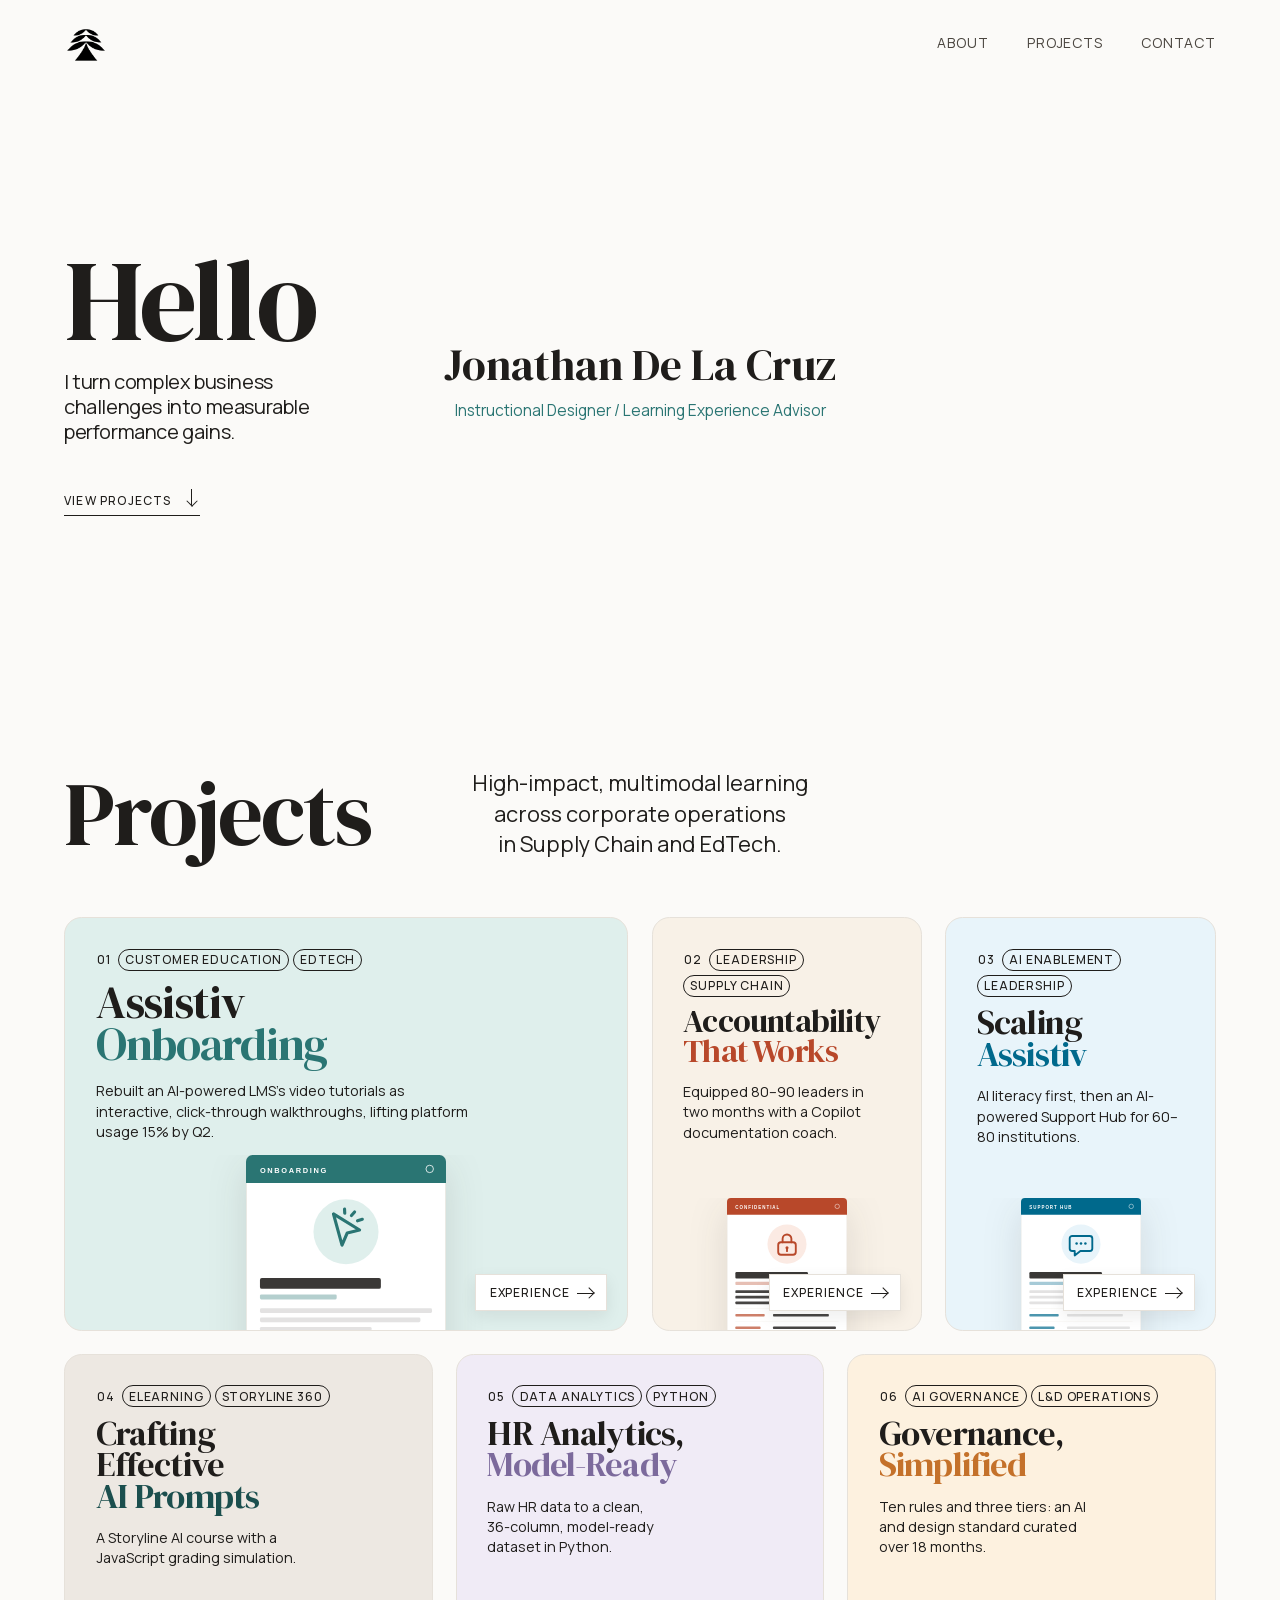
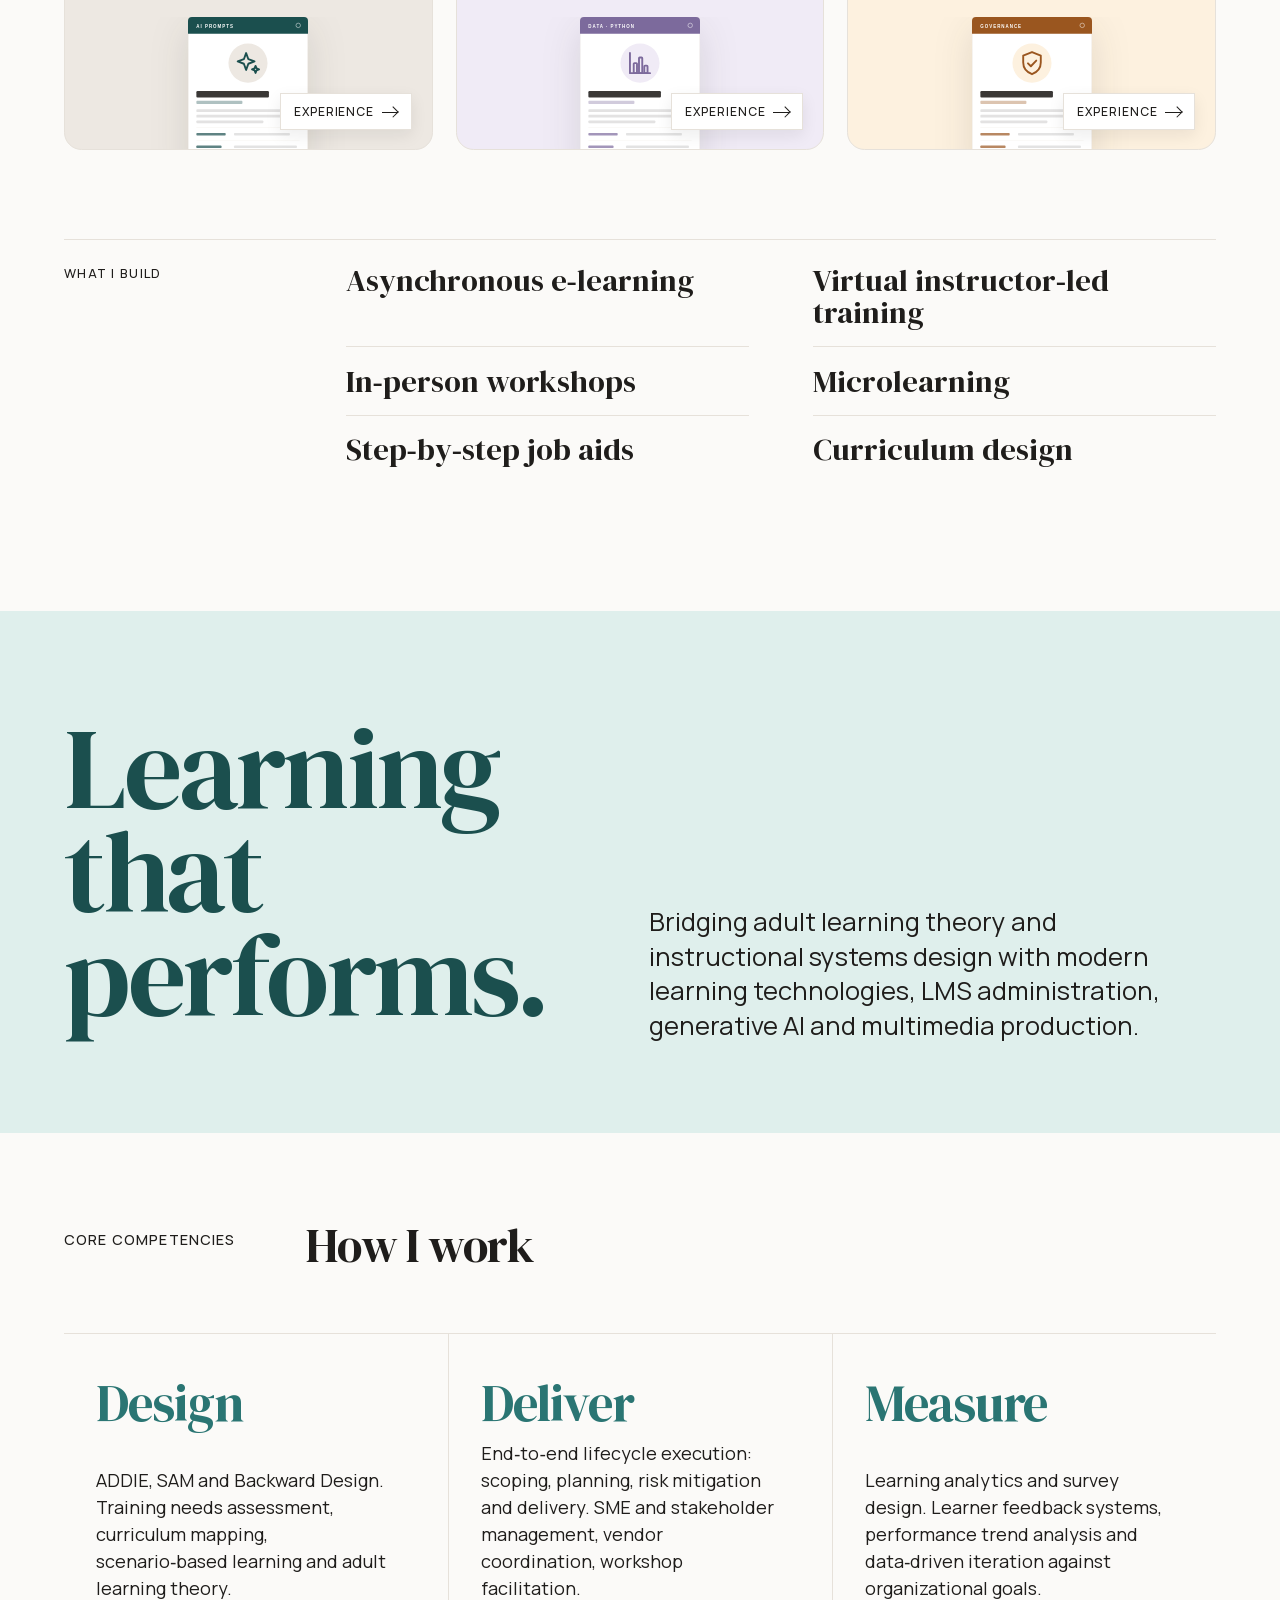
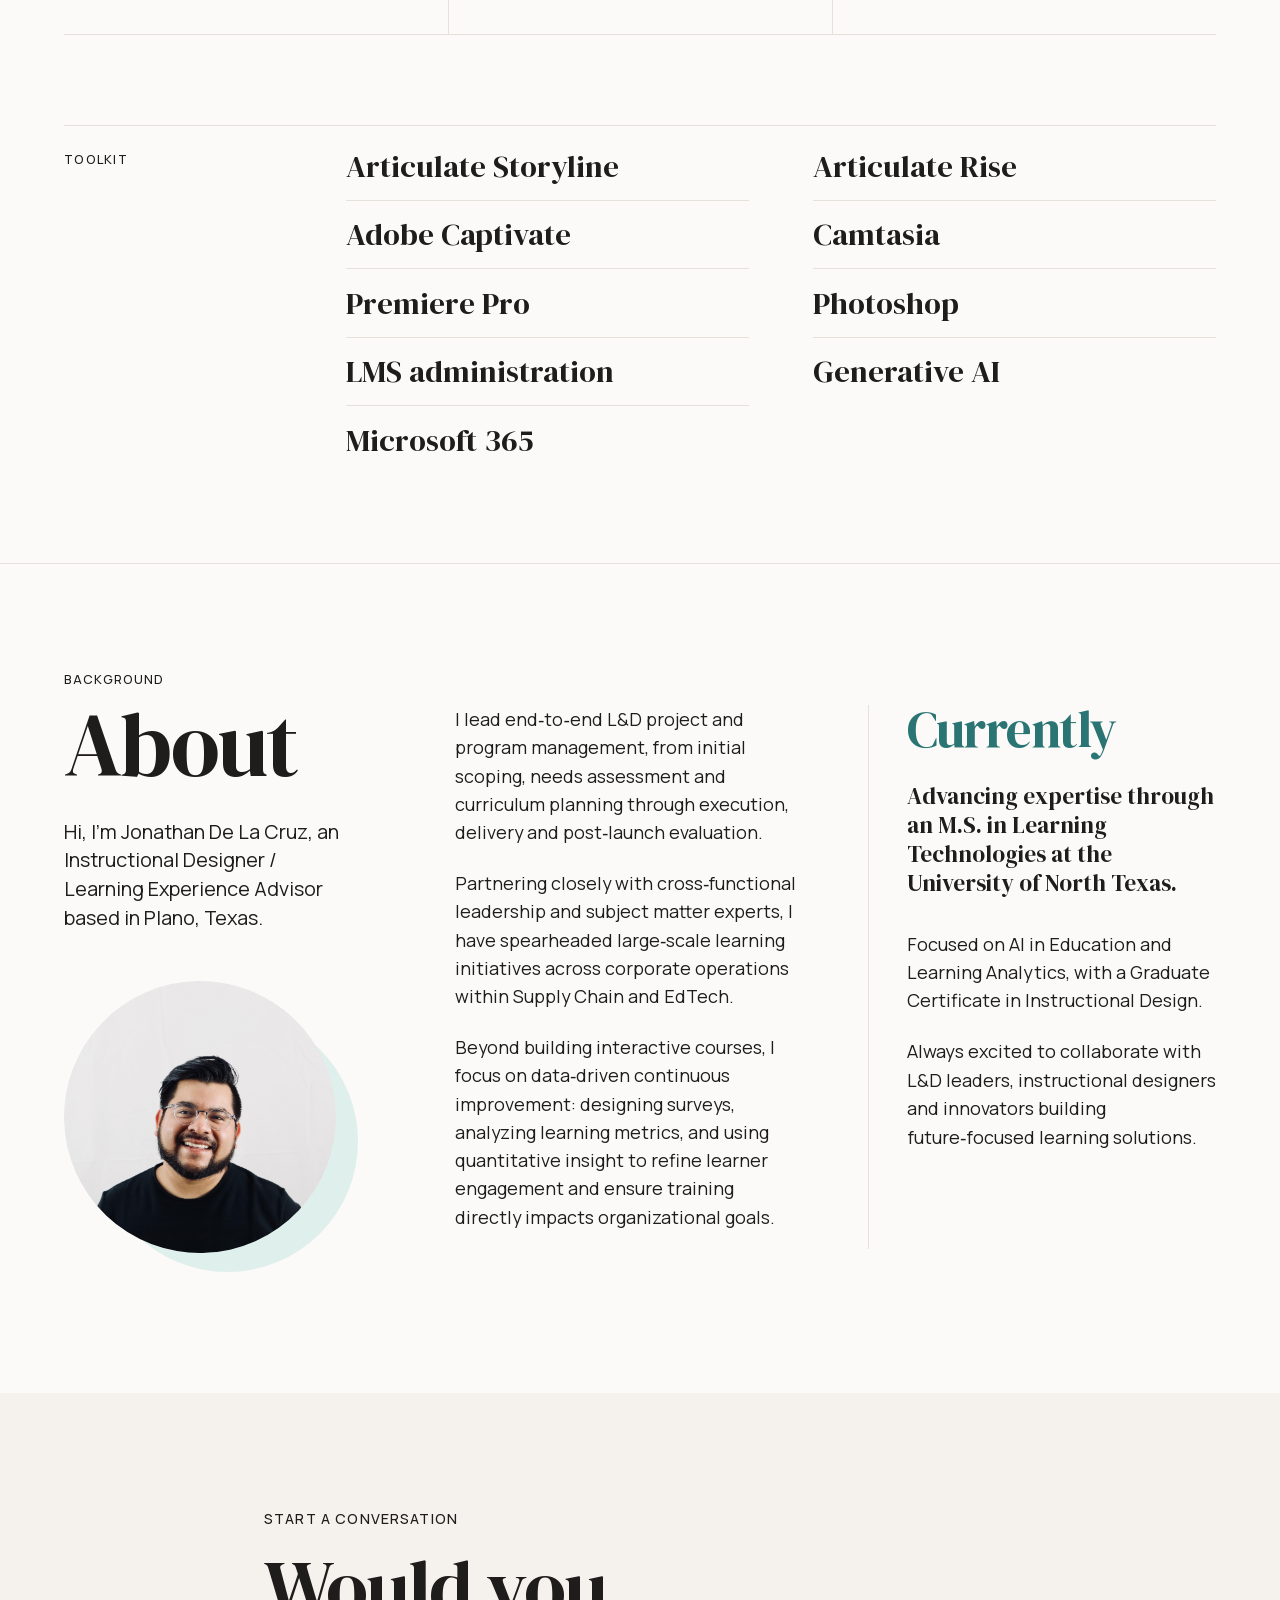
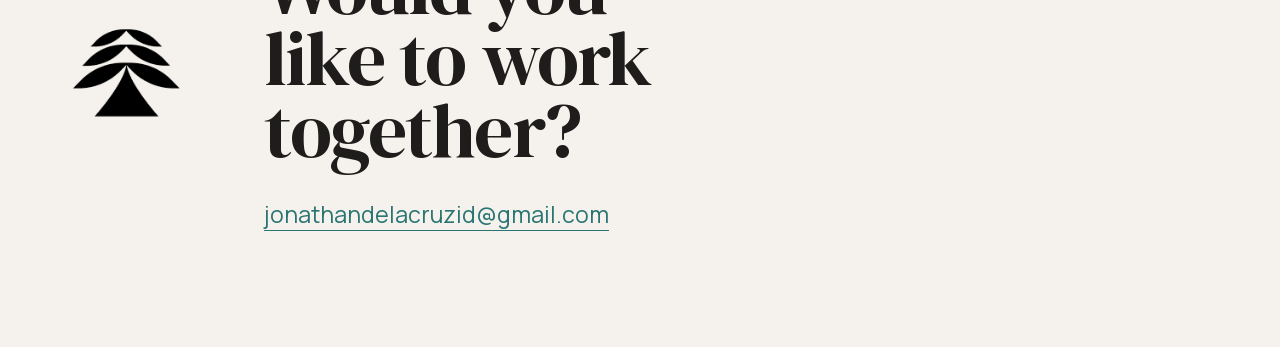
<file: index.html>
<!DOCTYPE html>
<html lang="en">
<head>
  <meta charset="UTF-8">
  <meta name="viewport" content="width=device-width, initial-scale=1">
  <meta name="description" content="Portfolio of Jonathan De La Cruz, Instructional Designer based in Plano, Texas.">
  <link rel="icon" type="image/png" href="/brand/logo.png">
  <title>Jonathan De La Cruz | Instructional Designer</title>
  <link rel="stylesheet" href="/_astro/global.C__PRQxV.css?v=2026091131">
</head>
<body>
<a class="skip-link" href="#top">Skip to main content</a>

<header class="site-header">
  <a class="mark-link" href="#top" aria-label="Home"><img src="/brand/logo.png" alt=""></a>
  <nav aria-label="Primary navigation">
    <a href="#about">About</a>
    <a href="#projects">Projects</a>
    <a href="#contact">Contact</a>
  </nav>
</header>

<main id="top" tabindex="-1">

  <!-- ============ HERO ============ -->
  <section class="hero" aria-labelledby="hero-title">
    <div class="hero-copy">
      <p class="hero-hello">Hello</p>
      <h1 id="hero-title">I turn complex business challenges into measurable performance gains.</h1>
      <a class="hero-project-link" href="#projects">View projects <span class="ui-arrow ui-arrow-down" aria-hidden="true"></span></a>
    </div>
    <!-- Name and title, centred on the page and level with "Hello" -->
    <div class="hero-identity">
      <p class="hero-identity-name">Jonathan De La Cruz</p>
      <p class="hero-identity-title">Instructional Designer / Learning Experience Advisor</p>
    </div>
  </section>

  <!-- ============ PROJECTS ============ -->
  <section class="project-index" id="projects" aria-labelledby="projects-title">
    <header class="project-index-heading">
      <h2 id="projects-title">Projects</h2>
      <p>High-impact, multimodal learning across corporate operations in Supply Chain and EdTech.</p>
    </header>

    <div class="project-mosaic">

      <article class="project-tile project-tile--01">
        <div class="tile-copy">
          <p class="tile-number"><span>01</span><span>Customer education</span><span>EdTech</span></p>
          <h3><a class="tile-main-link" href="/projects/01/">Assistiv<br><em>Onboarding</em></a></h3>
          <p>Rebuilt an AI-powered LMS’s video tutorials as interactive, click-through walkthroughs, lifting platform usage 15% by Q2.</p>
        </div>
        <div class="tile-art" aria-hidden="true"><img src="/images/cards/01.svg" alt=""></div>
        <a class="tile-experience" href="/projects/01/" aria-label="Experience: Assistiv Onboarding">Experience <span class="ui-arrow" aria-hidden="true"></span></a>
      </article>

      <article class="project-tile project-tile--02">
        <div class="tile-copy">
          <p class="tile-number"><span>02</span><span>Leadership</span><span>Supply chain</span></p>
          <h3><a class="tile-main-link" href="/projects/02/">Accountability <em>That Works</em></a></h3>
          <p>Equipped 80–90 leaders in two months with a Copilot documentation coach.</p>
        </div>
        <div class="tile-art" aria-hidden="true"><img src="/images/cards/02.svg" alt=""></div>
        <a class="tile-experience" href="/projects/02/" aria-label="Experience: Accountability That Works">Experience <span class="ui-arrow" aria-hidden="true"></span></a>
      </article>

      <article class="project-tile project-tile--03">
        <div class="tile-copy">
          <p class="tile-number"><span>03</span><span>AI enablement</span><span>Leadership</span></p>
          <h3><a class="tile-main-link" href="/projects/03/">Scaling <em>Assistiv</em></a></h3>
          <p>AI literacy first, then an AI-powered Support Hub for 60–80 institutions.</p>
        </div>
        <div class="tile-art" aria-hidden="true"><img src="/images/cards/03.svg" alt=""></div>
        <a class="tile-experience" href="/projects/03/" aria-label="Experience: Scaling Assistiv">Experience <span class="ui-arrow" aria-hidden="true"></span></a>
      </article>

      <article class="project-tile project-tile--04">
        <div class="tile-copy">
          <p class="tile-number"><span>04</span><span>eLearning</span><span>Storyline 360</span></p>
          <h3><a class="tile-main-link" href="/projects/04/">Crafting Effective<br><em>AI Prompts</em></a></h3>
          <p>A Storyline AI course with a JavaScript grading simulation.</p>
        </div>
        <div class="tile-art" aria-hidden="true"><img src="/images/cards/04.svg" alt=""></div>
        <a class="tile-experience" href="/projects/04/" aria-label="Experience: Crafting Effective AI Prompts">Experience <span class="ui-arrow" aria-hidden="true"></span></a>
      </article>

      <article class="project-tile project-tile--05">
        <div class="tile-copy">
          <p class="tile-number"><span>05</span><span>Data analytics</span><span>Python</span></p>
          <h3><a class="tile-main-link" href="/projects/05/">HR Analytics,<br><em>Model-Ready</em></a></h3>
          <p>Raw HR data to a clean, 36-column, model-ready dataset in Python.</p>
        </div>
        <div class="tile-art" aria-hidden="true"><img src="/images/cards/05.svg" alt=""></div>
        <a class="tile-experience" href="/projects/05/" aria-label="Experience: HR Analytics, Model-Ready">Experience <span class="ui-arrow" aria-hidden="true"></span></a>
      </article>

      <article class="project-tile project-tile--06">
        <div class="tile-copy">
          <p class="tile-number"><span>06</span><span>AI governance</span><span>L&amp;D operations</span></p>
          <h3><a class="tile-main-link" href="/projects/06/">Governance,<br><em>Simplified</em></a></h3>
          <p>Ten rules and three tiers: an AI and design standard curated over 18 months.</p>
        </div>
        <div class="tile-art" aria-hidden="true"><img src="/images/cards/06.svg" alt=""></div>
        <a class="tile-experience" href="/projects/06/" aria-label="Experience: Governance, Simplified">Experience <span class="ui-arrow" aria-hidden="true"></span></a>
      </article>

    </div>

    <aside class="capabilities" aria-labelledby="capabilities-title">
      <h3 id="capabilities-title">What I build</h3>
      <ul>
        <li>Asynchronous e&#8209;learning</li>
        <li>Virtual instructor&#8209;led training</li>
        <li>In&#8209;person workshops</li>
        <li>Microlearning</li>
        <li>Step&#8209;by&#8209;step job aids</li>
        <li>Curriculum design</li>
      </ul>
    </aside>
  </section>


  <!-- ============ STATEMENT ============ -->
  <section class="practice-transition">
    <h2>Learning that performs.</h2>
    <p>Bridging adult learning theory and instructional systems design with modern learning
      technologies, LMS administration, generative AI and multimedia production.</p>
  </section>

  <!-- ============ PRACTICE ============ -->
  <section class="practice" aria-labelledby="practice-title">
    <div class="practice-intro">
      <p class="section-label">Core competencies</p>
      <h2 id="practice-title">How I work</h2>
    </div>

    <div class="practice-grid">
      <article class="practice-item">
        <h3>Design</h3>
        <p>ADDIE, SAM and Backward Design. Training needs assessment, curriculum mapping,
          scenario&#8209;based learning and adult learning theory.</p>
      </article>
      <article class="practice-item design">
        <h3>Deliver</h3>
        <p>End&#8209;to&#8209;end lifecycle execution: scoping, planning, risk mitigation and delivery.
          SME and stakeholder management, vendor coordination, workshop facilitation.</p>
      </article>
      <article class="practice-item experience">
        <h3>Measure</h3>
        <p>Learning analytics and survey design. Learner feedback systems, performance trend
          analysis and data&#8209;driven iteration against organizational goals.</p>
      </article>
    </div>

    <aside class="capabilities" aria-labelledby="toolkit-title">
      <h3 id="toolkit-title">Toolkit</h3>
      <ul>
        <li>Articulate Storyline</li>
        <li>Articulate Rise</li>
        <li>Adobe Captivate</li>
        <li>Camtasia</li>
        <li>Premiere Pro</li>
        <li>Photoshop</li>
        <li>LMS administration</li>
        <li>Generative AI</li>
        <li>Microsoft 365</li>
      </ul>
    </aside>
  </section>

  <!-- ============ ABOUT ============ -->
  <section class="about" id="about" aria-labelledby="about-title">
    <div class="about-heading">
      <p class="section-label">Background</p>
      <h2 id="about-title">About</h2>
      <p>Hi, I’m Jonathan De La Cruz, an Instructional Designer / Learning Experience Advisor based in Plano, Texas.</p>
    </div>
    <figure class="about-portrait">
      <img src="/images/headshot.jpg" alt="Jonathan De La Cruz">
    </figure>
    <div class="about-copy">
      <div class="about-story">
        <p>I lead end&#8209;to&#8209;end L&amp;D project and program management, from initial scoping, needs
          assessment and curriculum planning through execution, delivery and post&#8209;launch evaluation.</p>
        <p>Partnering closely with cross&#8209;functional leadership and subject matter experts, I have
          spearheaded large&#8209;scale learning initiatives across corporate operations within Supply
          Chain and EdTech.</p>
        <p>Beyond building interactive courses, I focus on data&#8209;driven continuous improvement:
          designing surveys, analyzing learning metrics, and using quantitative insight to refine
          learner engagement and ensure training directly impacts organizational goals.</p>
      </div>
      <div class="about-salon">
        <h3>Currently</h3>
        <p class="about-salon-intro">Advancing expertise through an M.S. in Learning Technologies at the
          University of North Texas.</p>
        <p>Focused on AI in Education and Learning Analytics, with a Graduate Certificate in
          Instructional Design.</p>
        <p>Always excited to collaborate with L&amp;D leaders, instructional designers and innovators
          building future&#8209;focused learning solutions.</p>
      </div>
    </div>
  </section>

  <!-- ============ CONTACT ============ -->
  <section class="contact" id="contact" aria-labelledby="contact-title">
    <img src="/brand/logo.png" alt="">
    <div>
      <p class="section-label">Start a conversation</p>
      <h2 id="contact-title">Would you like to work together?</h2>
      <a class="contact-email" href="mailto:jonathandelacruzid@gmail.com">jonathandelacruzid@gmail.com</a>
    </div>
  </section>

</main>


</body>
</html>
</file>
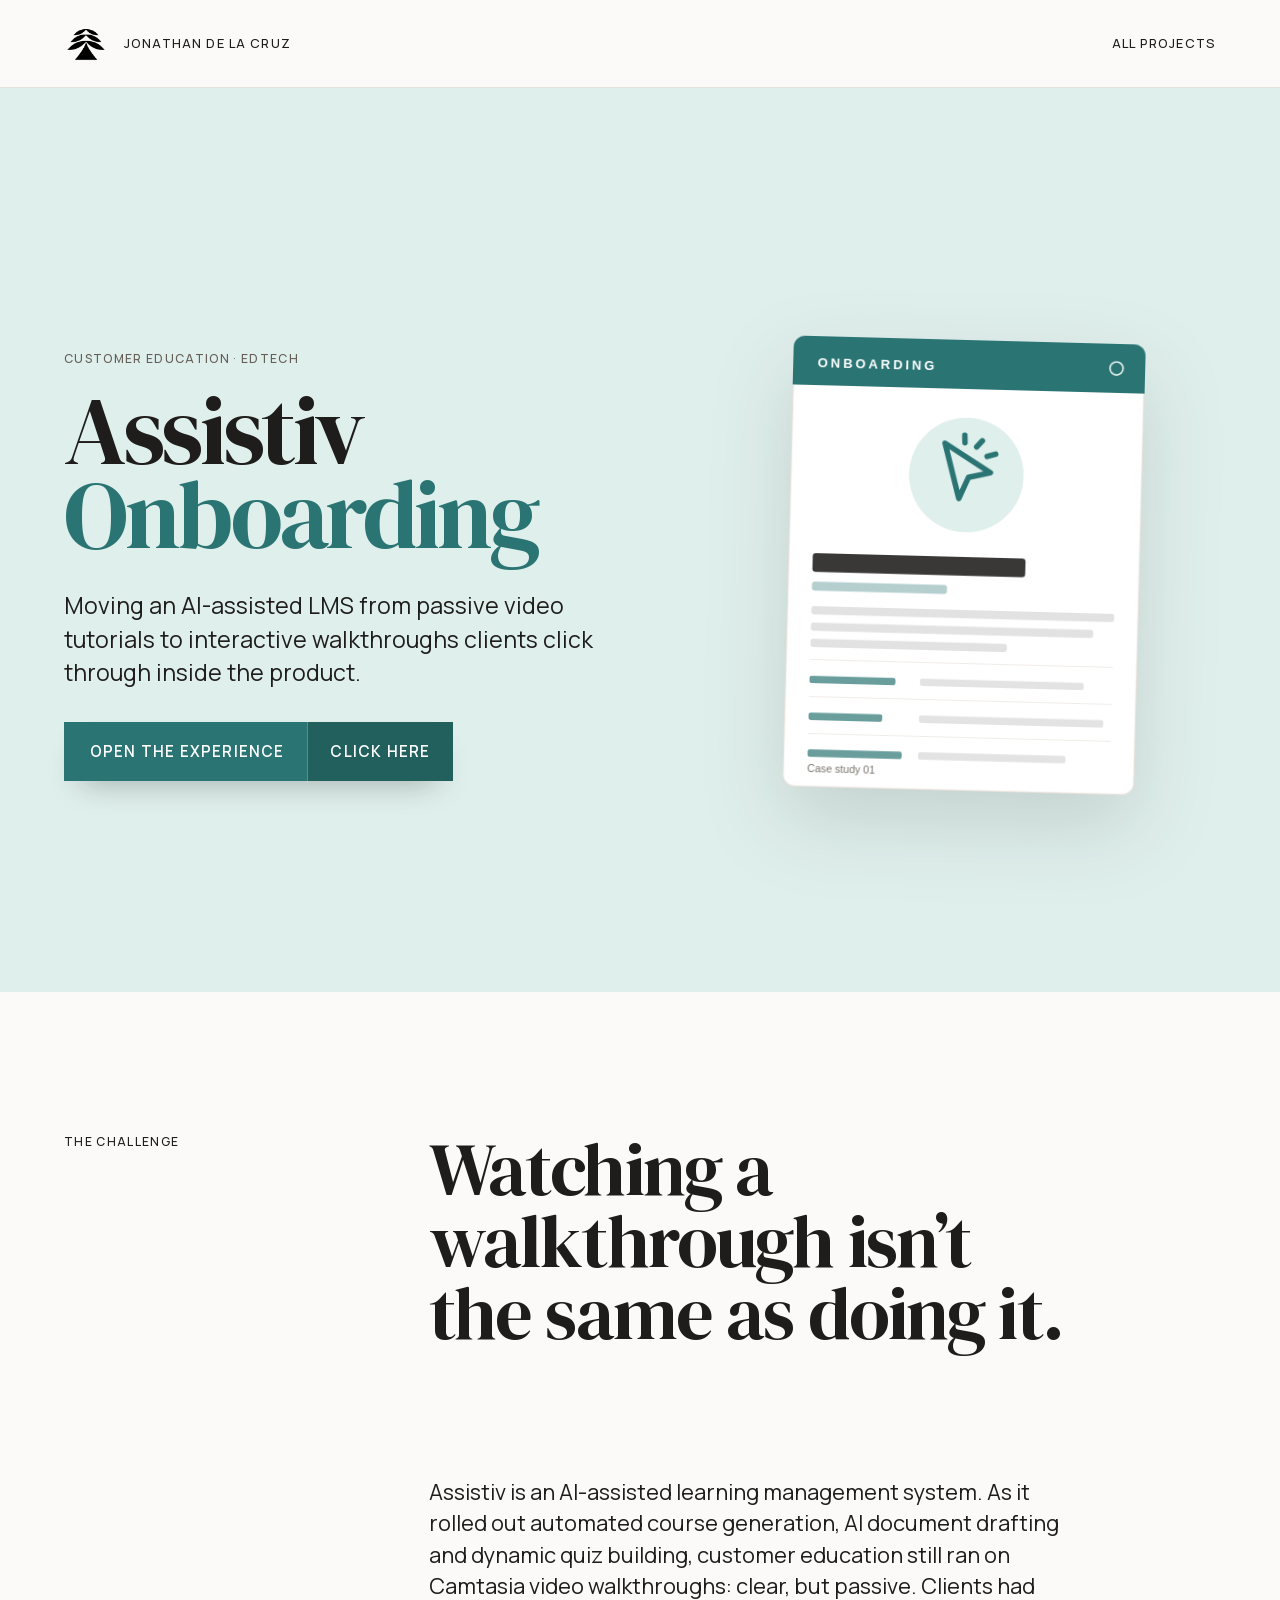
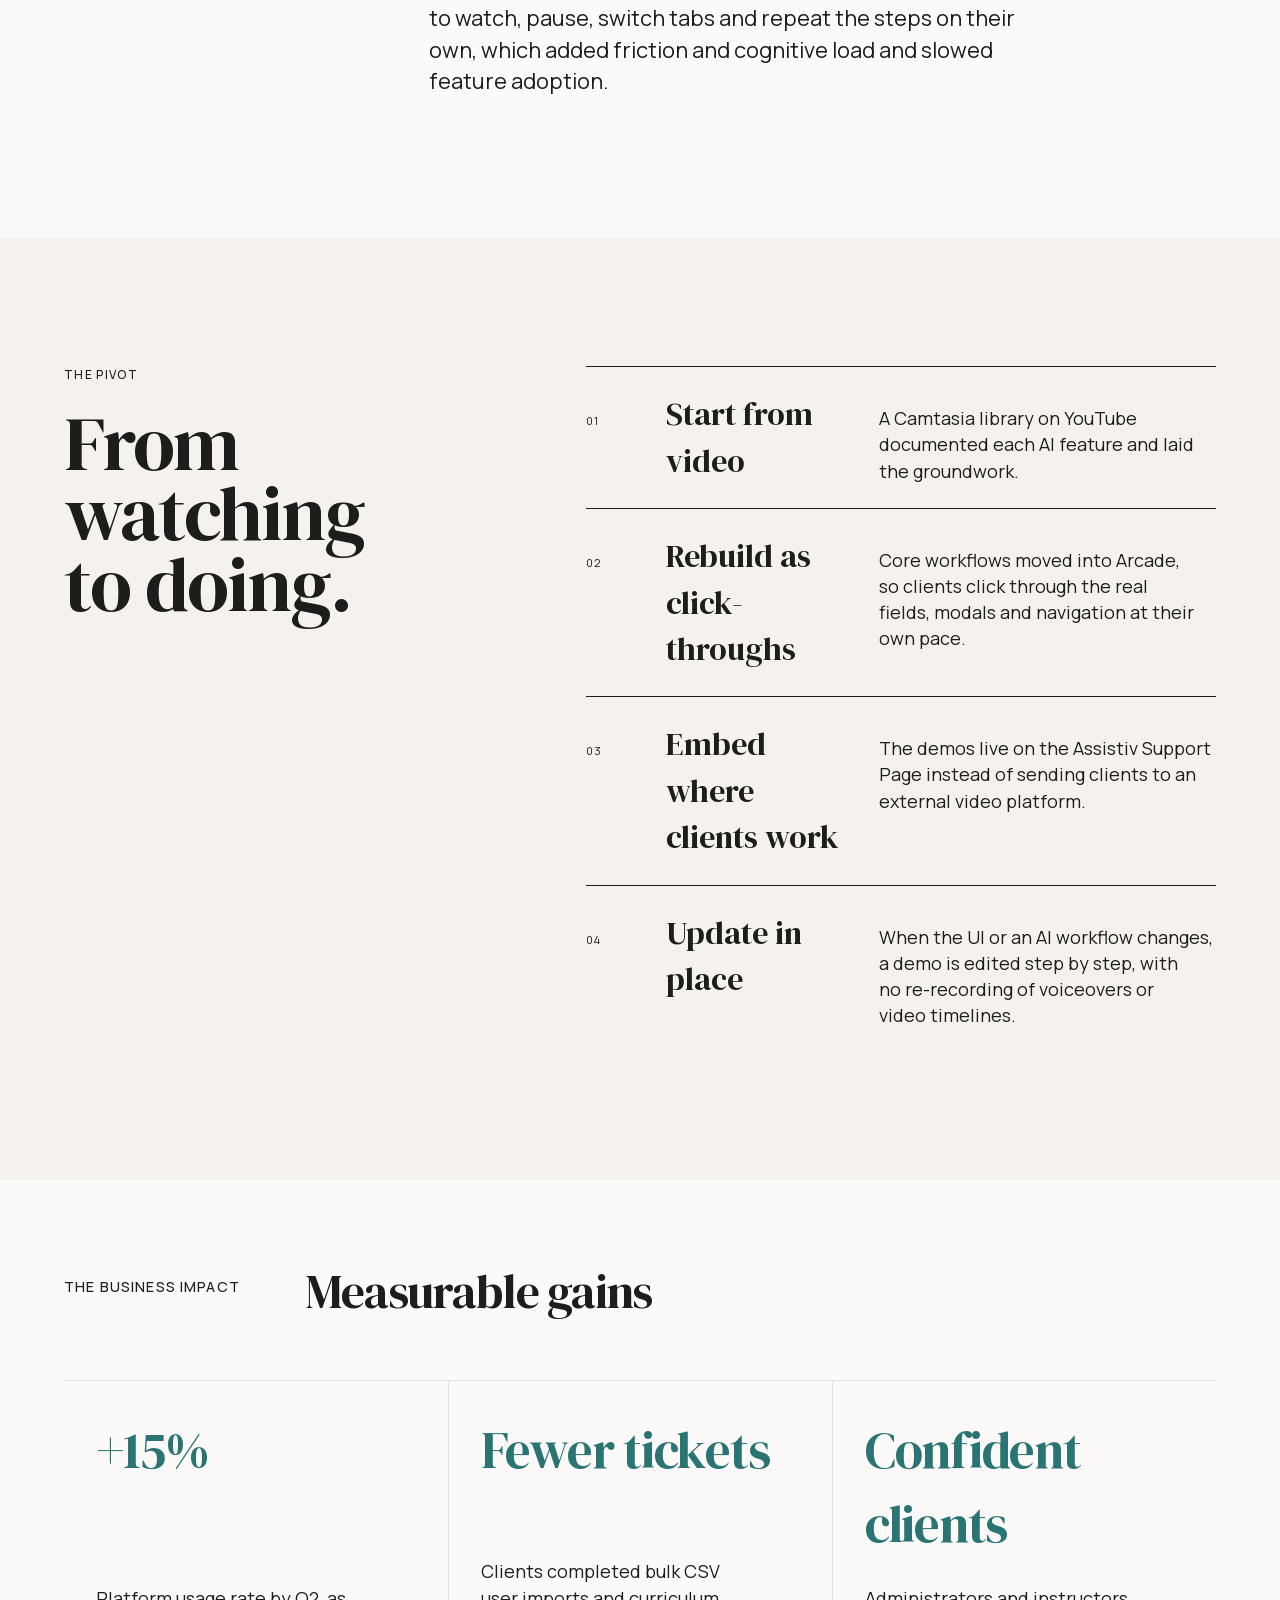
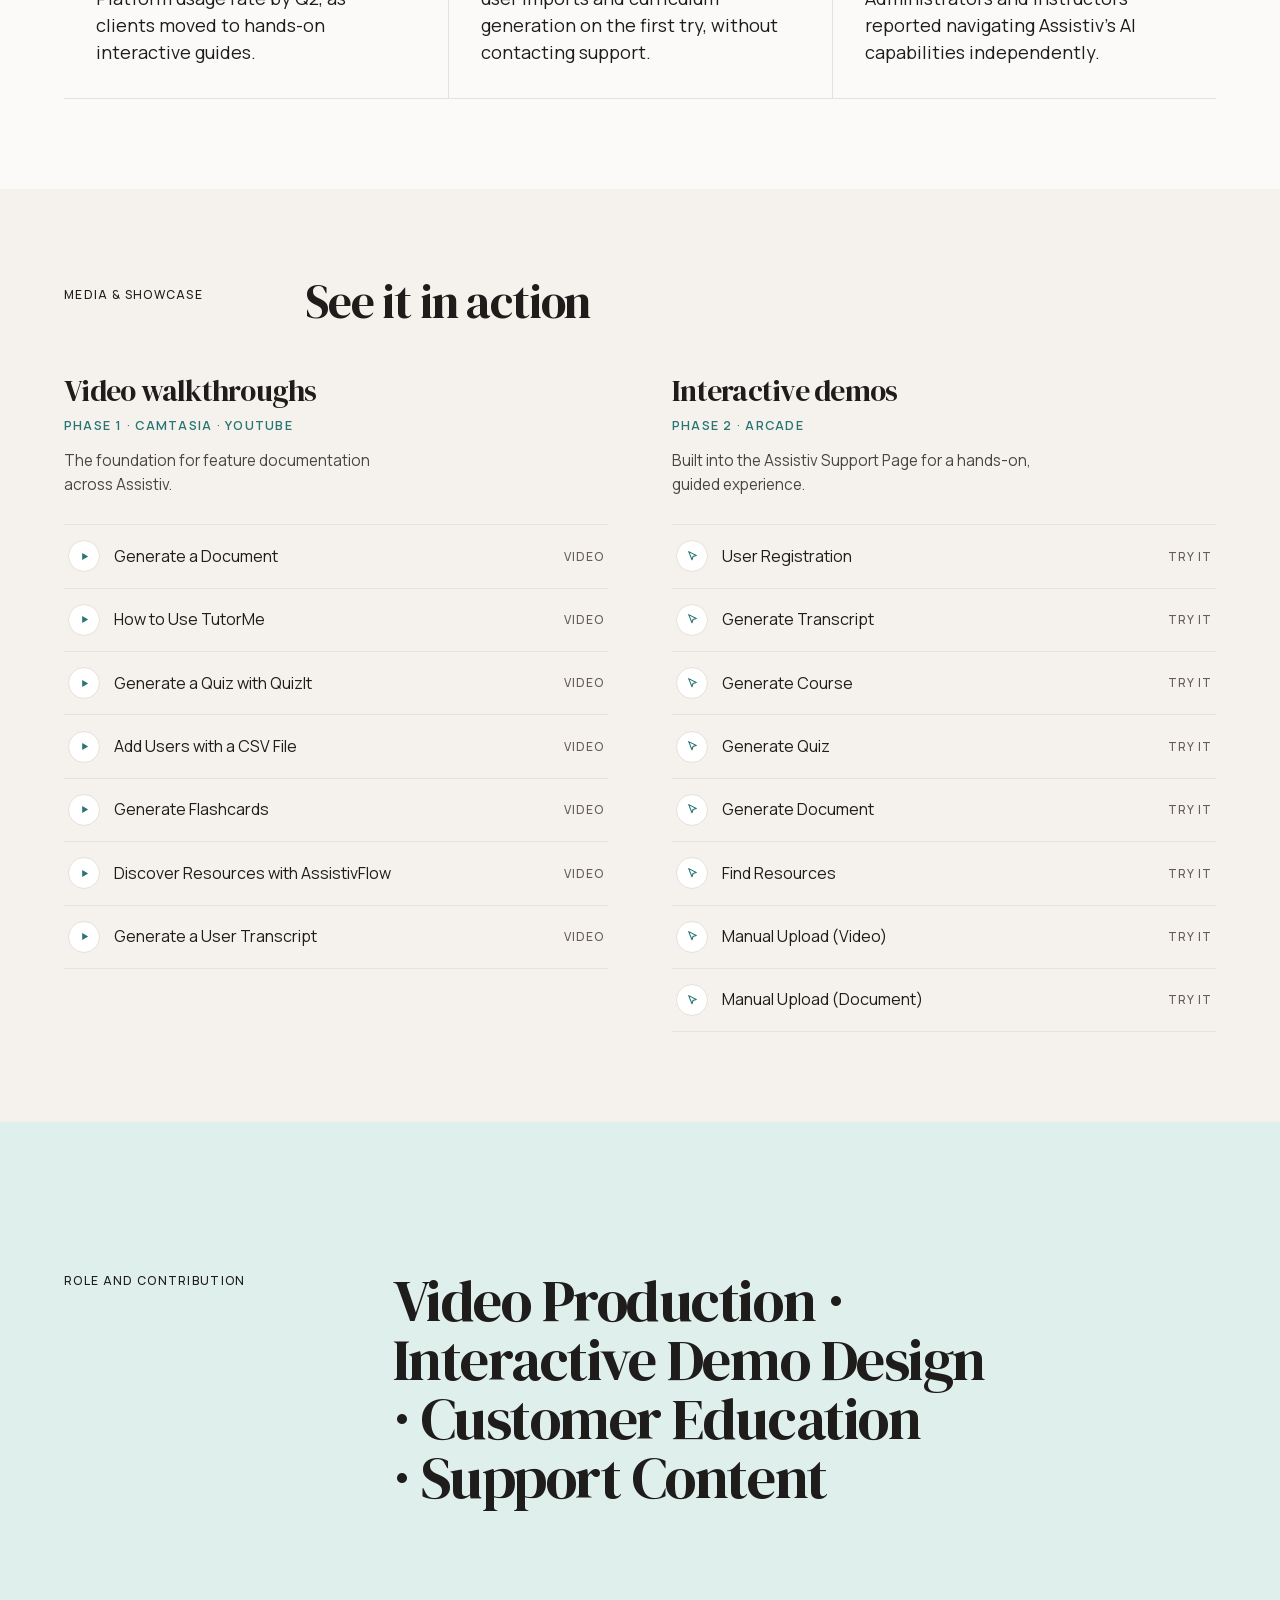
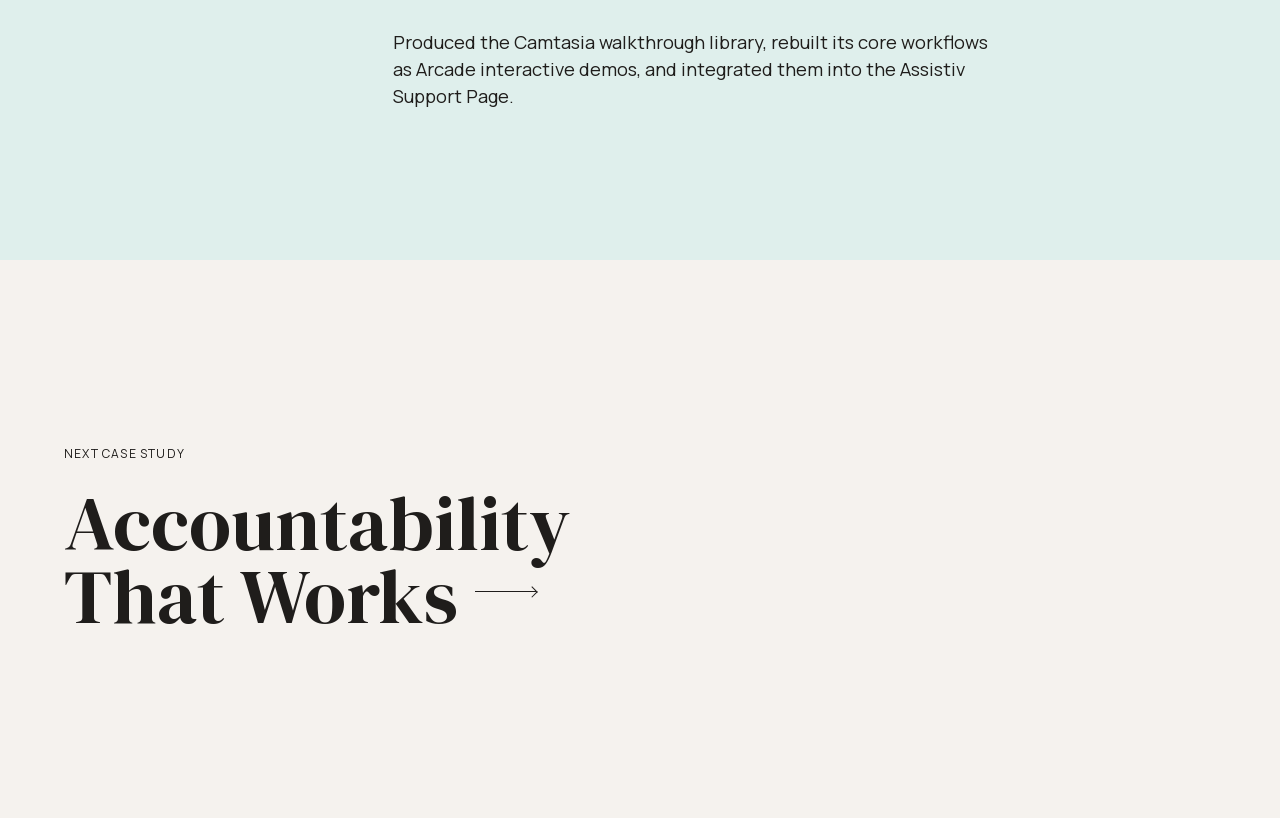
<file: projects/01/index.html>
<!DOCTYPE html>
<html lang="en">
<head>
  <meta charset="UTF-8">
  <meta name="viewport" content="width=device-width, initial-scale=1">
  <meta name="description" content="Assistiv Onboarding: moving an AI-assisted LMS’s customer education from passive video tutorials to interactive, in-product walkthroughs. A case study by Jonathan De La Cruz.">
  <link rel="icon" type="image/png" href="/brand/logo.png">
  <title>Assistiv Onboarding | Jonathan De La Cruz</title>
  <link rel="stylesheet" href="/_astro/global.C__PRQxV.css?v=2026091131">
</head>
<body class="case-page case-01">
<a class="skip-link" href="#main">Skip to main content</a>

<header class="case-header">
  <a class="case-home" href="/" aria-label="Back to home">
    <img src="/brand/logo.png" alt=""><span>Jonathan De La Cruz</span>
  </a>
  <a href="/#projects">All projects</a>
</header>

<main id="main" tabindex="-1">

  <!-- ============ HERO ============ -->
  <section class="case-hero">
    <div class="case-hero-copy">
      <p class="project-status">Customer education · EdTech</p>
      <h1>Assistiv<br><em>Onboarding</em></h1>
      <p class="case-deck">Moving an AI-assisted LMS from passive video tutorials to interactive walkthroughs clients click through inside the product.</p>
      <div class="case-actions">
        <!-- Opens the modal on the flagship interactive demo (Generate Course) -->
        <button type="button" class="case-button" data-project-modal aria-haspopup="dialog"
                data-video="https://demo.arcade.software/eIdaMYwODWnd1zCgJN51"><span class="case-button-label">Open the experience</span><span class="case-button-hint" aria-hidden="true">Click here</span></button>
      </div>
    </div>
      <div class="case-card-art" aria-hidden="true">
        <span></span>
        <img src="/images/cards/01.svg" alt="">
      </div>
  </section>

  <!-- ============ CHALLENGE ============ -->
  <section class="case-intro">
    <p class="case-number">The challenge</p>
    <h2>Watching a walkthrough isn’t the same as doing it.</h2>
    <p>Assistiv is an AI-assisted learning management system. As it rolled out automated course generation, AI document drafting and dynamic quiz building, customer education still ran on Camtasia video walkthroughs: clear, but passive. Clients had to watch, pause, switch tabs and repeat the steps on their own, which added friction and cognitive load and slowed feature adoption.</p>
  </section>

  <!-- ============ PIVOT ============ -->
  <section class="case-process case-01-process">
    <div class="process-heading">
      <p class="case-number">The pivot</p>
      <h2>From watching<br>to doing.</h2>
    </div>
    <ol class="journey-list">
      <li><span>Start from video</span>
        <p>A Camtasia library on YouTube documented each AI feature and laid the groundwork.</p>
      </li>
      <li><span>Rebuild as click-throughs</span>
        <p>Core workflows moved into Arcade, so clients click through the real fields, modals and navigation at their own pace.</p>
      </li>
      <li><span>Embed where clients work</span>
        <p>The demos live on the Assistiv Support Page instead of sending clients to an external video platform.</p>
      </li>
      <li><span>Update in place</span>
        <p>When the UI or an AI workflow changes, a demo is edited step by step, with no re-recording of voiceovers or video timelines.</p>
      </li>
    </ol>
  </section>

  <!-- ============ IMPACT ============ -->
  <section class="practice case-impact" aria-labelledby="impact-title">
    <div class="practice-intro">
      <p class="section-label">The business impact</p>
      <h2 id="impact-title">Measurable gains</h2>
    </div>
    <div class="practice-grid">
      <article class="practice-item">
        <h3>+15%</h3>
        <p>Platform usage rate by Q2, as clients moved to hands-on interactive guides.</p>
      </article>
      <article class="practice-item">
        <h3>Fewer tickets</h3>
        <p>Clients completed bulk CSV user imports and curriculum generation on the first try, without contacting support.</p>
      </article>
      <article class="practice-item">
        <h3>Confident clients</h3>
        <p>Administrators and instructors reported navigating Assistiv’s AI capabilities independently.</p>
      </article>
    </div>
  </section>

  <!-- ============ MEDIA ============
       Every .media-item plays in the modal; add or remove <li> rows freely. -->
  <section class="case-media" aria-labelledby="media-title">
    <div class="case-media-intro">
      <p class="case-number">Media &amp; showcase</p>
      <h2 id="media-title">See it in action</h2>
    </div>

    <div class="media-phases">
      <div class="media-phase">
        <h3>Video walkthroughs</h3>
        <p class="media-phase-meta">Phase 1 · Camtasia · YouTube</p>
        <p class="media-phase-note">The foundation for feature documentation across Assistiv.</p>
        <ul class="media-list" data-category="Phase 1 · Video walkthrough">
          <li><button type="button" class="media-item" data-project-modal aria-haspopup="dialog" data-video="https://youtu.be/sUVRJPkeFIY"><span class="media-icon" aria-hidden="true"><svg width="11" height="11" viewBox="0 0 24 24" fill="currentColor"><path d="M7 4.5v15l13-7.5z"/></svg></span><span class="media-title">Generate a Document</span><span class="media-kind">Video</span></button></li>
          <li><button type="button" class="media-item" data-project-modal aria-haspopup="dialog" data-video="https://youtu.be/mBNGm29snMU"><span class="media-icon" aria-hidden="true"><svg width="11" height="11" viewBox="0 0 24 24" fill="currentColor"><path d="M7 4.5v15l13-7.5z"/></svg></span><span class="media-title">How to Use TutorMe</span><span class="media-kind">Video</span></button></li>
          <li><button type="button" class="media-item" data-project-modal aria-haspopup="dialog" data-video="https://youtu.be/IfBvhmN5Dak"><span class="media-icon" aria-hidden="true"><svg width="11" height="11" viewBox="0 0 24 24" fill="currentColor"><path d="M7 4.5v15l13-7.5z"/></svg></span><span class="media-title">Generate a Quiz with QuizIt</span><span class="media-kind">Video</span></button></li>
          <li><button type="button" class="media-item" data-project-modal aria-haspopup="dialog" data-video="https://youtu.be/JyE-2MwUx4Q"><span class="media-icon" aria-hidden="true"><svg width="11" height="11" viewBox="0 0 24 24" fill="currentColor"><path d="M7 4.5v15l13-7.5z"/></svg></span><span class="media-title">Add Users with a CSV File</span><span class="media-kind">Video</span></button></li>
          <li><button type="button" class="media-item" data-project-modal aria-haspopup="dialog" data-video="https://youtu.be/KKsu8zJ3w8E"><span class="media-icon" aria-hidden="true"><svg width="11" height="11" viewBox="0 0 24 24" fill="currentColor"><path d="M7 4.5v15l13-7.5z"/></svg></span><span class="media-title">Generate Flashcards</span><span class="media-kind">Video</span></button></li>
          <li><button type="button" class="media-item" data-project-modal aria-haspopup="dialog" data-video="https://youtu.be/Ww1mPln5HUc"><span class="media-icon" aria-hidden="true"><svg width="11" height="11" viewBox="0 0 24 24" fill="currentColor"><path d="M7 4.5v15l13-7.5z"/></svg></span><span class="media-title">Discover Resources with AssistivFlow</span><span class="media-kind">Video</span></button></li>
          <li><button type="button" class="media-item" data-project-modal aria-haspopup="dialog" data-video="https://youtu.be/Z1Zgf-RsWPo"><span class="media-icon" aria-hidden="true"><svg width="11" height="11" viewBox="0 0 24 24" fill="currentColor"><path d="M7 4.5v15l13-7.5z"/></svg></span><span class="media-title">Generate a User Transcript</span><span class="media-kind">Video</span></button></li>
        </ul>
      </div>

      <div class="media-phase">
        <h3>Interactive demos</h3>
        <p class="media-phase-meta">Phase 2 · Arcade</p>
        <p class="media-phase-note">Built into the Assistiv Support Page for a hands-on, guided experience.</p>
        <ul class="media-list" data-category="Phase 2 · Interactive demo">
          <li><button type="button" class="media-item" data-project-modal aria-haspopup="dialog" data-video="https://demo.arcade.software/730xhR6P6kS7M3m3Q6Xa"><span class="media-icon" aria-hidden="true"><svg width="13" height="13" viewBox="0 0 24 24" fill="none" stroke="currentColor" stroke-width="2" stroke-linejoin="round"><path d="M5 3l14 7-6 2-2 6z"/></svg></span><span class="media-title">User Registration</span><span class="media-kind">Try it</span></button></li>
          <li><button type="button" class="media-item" data-project-modal aria-haspopup="dialog" data-video="https://demo.arcade.software/lqMMib7qHnflVjfK8iaY"><span class="media-icon" aria-hidden="true"><svg width="13" height="13" viewBox="0 0 24 24" fill="none" stroke="currentColor" stroke-width="2" stroke-linejoin="round"><path d="M5 3l14 7-6 2-2 6z"/></svg></span><span class="media-title">Generate Transcript</span><span class="media-kind">Try it</span></button></li>
          <li><button type="button" class="media-item" data-project-modal aria-haspopup="dialog" data-video="https://demo.arcade.software/eIdaMYwODWnd1zCgJN51"><span class="media-icon" aria-hidden="true"><svg width="13" height="13" viewBox="0 0 24 24" fill="none" stroke="currentColor" stroke-width="2" stroke-linejoin="round"><path d="M5 3l14 7-6 2-2 6z"/></svg></span><span class="media-title">Generate Course</span><span class="media-kind">Try it</span></button></li>
          <li><button type="button" class="media-item" data-project-modal aria-haspopup="dialog" data-video="https://demo.arcade.software/jLBe71g1gyzaVpB1tfGV"><span class="media-icon" aria-hidden="true"><svg width="13" height="13" viewBox="0 0 24 24" fill="none" stroke="currentColor" stroke-width="2" stroke-linejoin="round"><path d="M5 3l14 7-6 2-2 6z"/></svg></span><span class="media-title">Generate Quiz</span><span class="media-kind">Try it</span></button></li>
          <li><button type="button" class="media-item" data-project-modal aria-haspopup="dialog" data-video="https://demo.arcade.software/BAm0WwNHDBb8xrlkzpSb"><span class="media-icon" aria-hidden="true"><svg width="13" height="13" viewBox="0 0 24 24" fill="none" stroke="currentColor" stroke-width="2" stroke-linejoin="round"><path d="M5 3l14 7-6 2-2 6z"/></svg></span><span class="media-title">Generate Document</span><span class="media-kind">Try it</span></button></li>
          <li><button type="button" class="media-item" data-project-modal aria-haspopup="dialog" data-video="https://demo.arcade.software/qhQTdXZqeE2PW75YFyxJ"><span class="media-icon" aria-hidden="true"><svg width="13" height="13" viewBox="0 0 24 24" fill="none" stroke="currentColor" stroke-width="2" stroke-linejoin="round"><path d="M5 3l14 7-6 2-2 6z"/></svg></span><span class="media-title">Find Resources</span><span class="media-kind">Try it</span></button></li>
          <li><button type="button" class="media-item" data-project-modal aria-haspopup="dialog" data-video="https://demo.arcade.software/Mr5k2eyEIO1uCNEqiQW2"><span class="media-icon" aria-hidden="true"><svg width="13" height="13" viewBox="0 0 24 24" fill="none" stroke="currentColor" stroke-width="2" stroke-linejoin="round"><path d="M5 3l14 7-6 2-2 6z"/></svg></span><span class="media-title">Manual Upload (Video)</span><span class="media-kind">Try it</span></button></li>
          <li><button type="button" class="media-item" data-project-modal aria-haspopup="dialog" data-video="https://demo.arcade.software/QpvXNpzhklu4sdgwkZf6"><span class="media-icon" aria-hidden="true"><svg width="13" height="13" viewBox="0 0 24 24" fill="none" stroke="currentColor" stroke-width="2" stroke-linejoin="round"><path d="M5 3l14 7-6 2-2 6z"/></svg></span><span class="media-title">Manual Upload (Document)</span><span class="media-kind">Try it</span></button></li>
        </ul>
      </div>
    </div>
  </section>

  <!-- ============ ROLE ============ -->
  <section class="case-role case-01-role">
    <p class="case-number">Role and contribution</p>
    <h2>Video Production · Interactive Demo Design · Customer Education · Support Content</h2>
    <p>Produced the Camtasia walkthrough library, rebuilt its core workflows as Arcade interactive demos, and integrated them into the Assistiv Support Page.</p>
  </section>

  <nav class="case-next" aria-label="Project navigation">
    <p>Next case study</p>
    <a href="/projects/02/">Accountability That Works <span class="ui-arrow" aria-hidden="true"></span></a>
  </nav>

</main>

<script type="module" src="/_astro/project-modal.js?v=2026091131"></script>
</body>
</html>
</file>
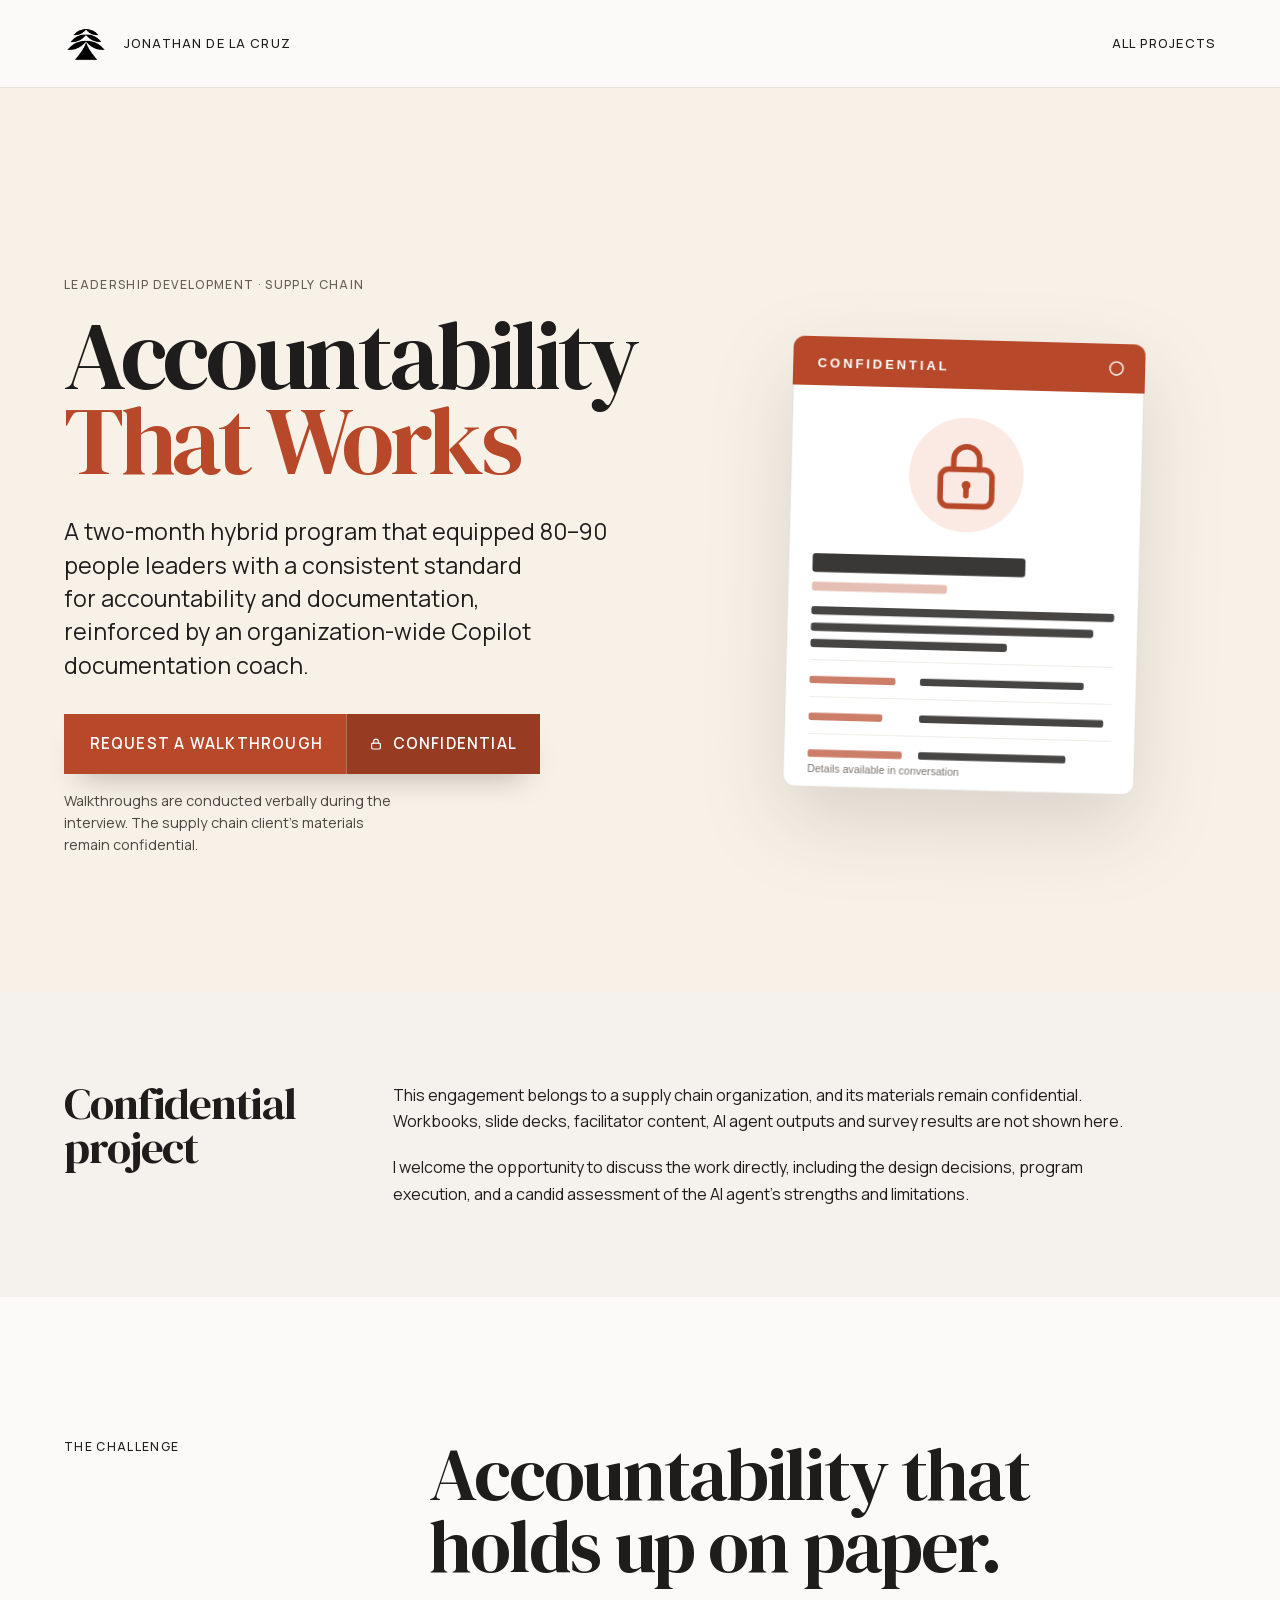
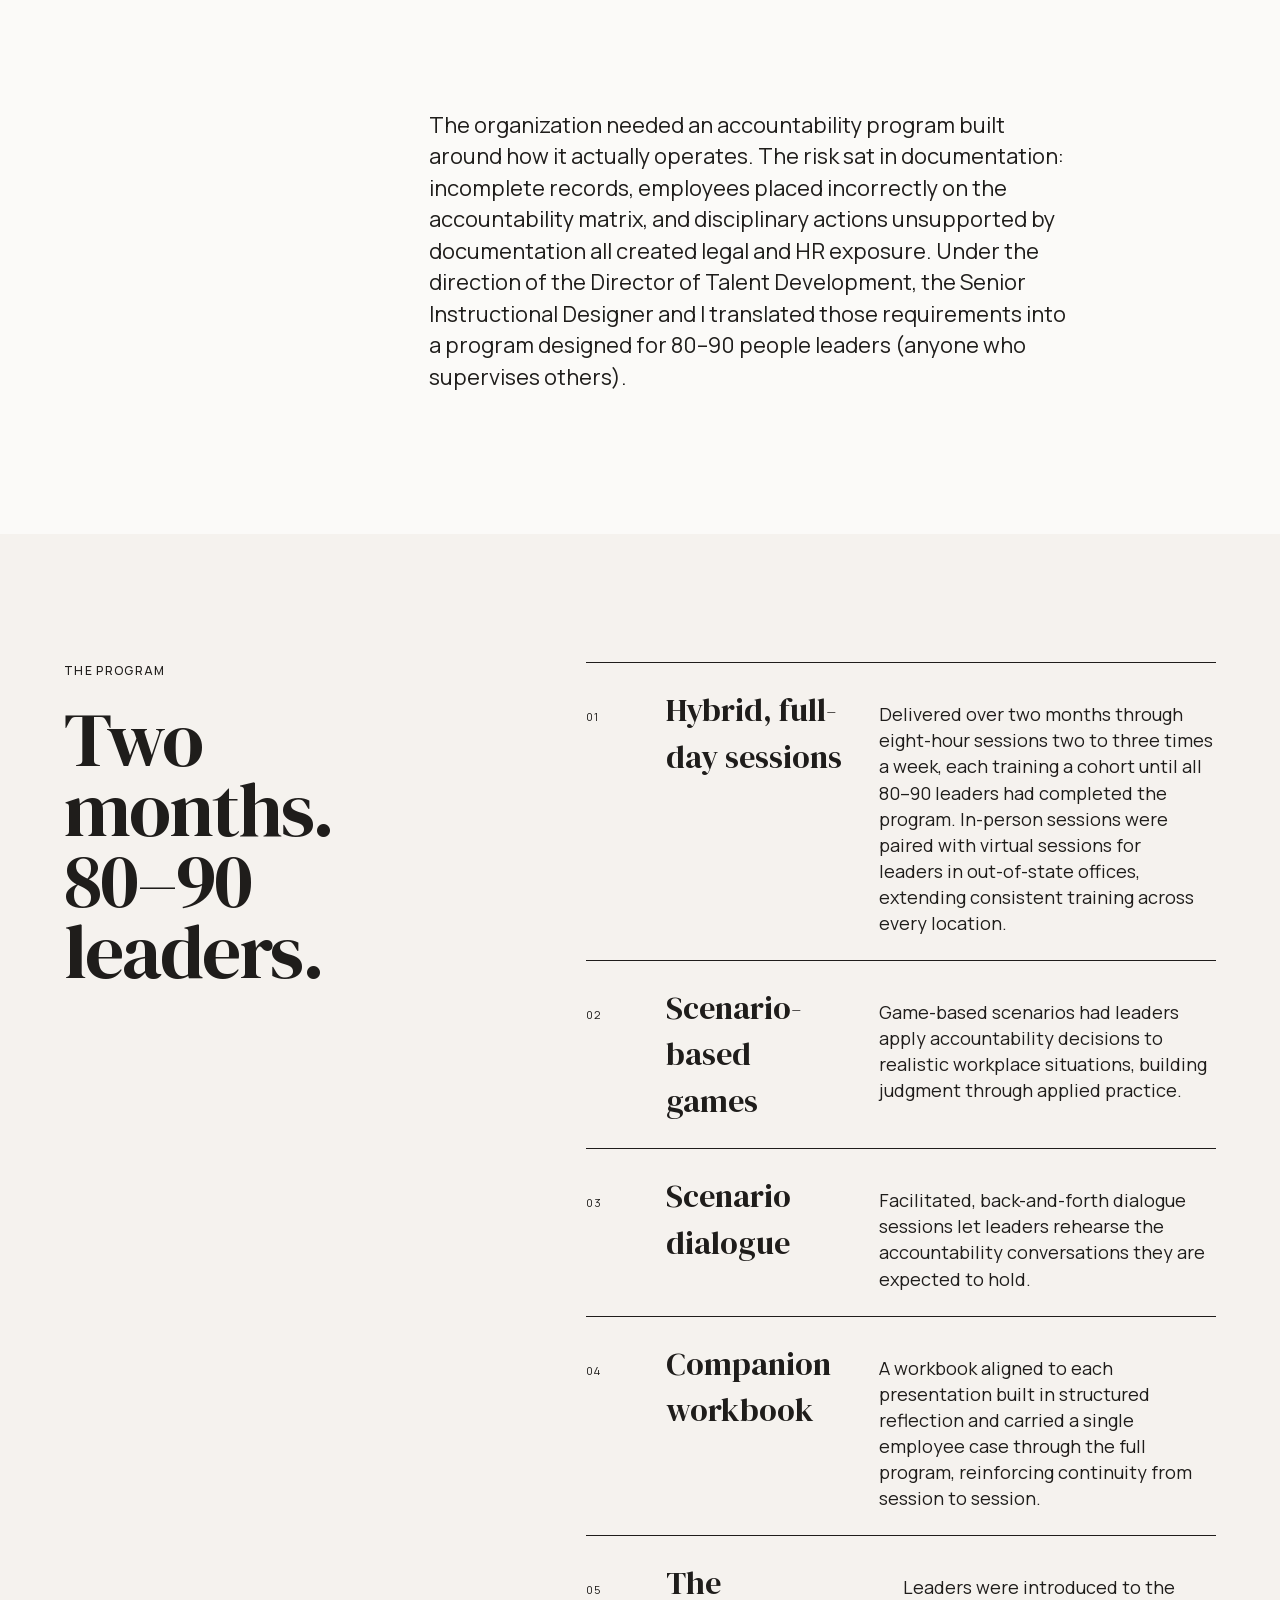
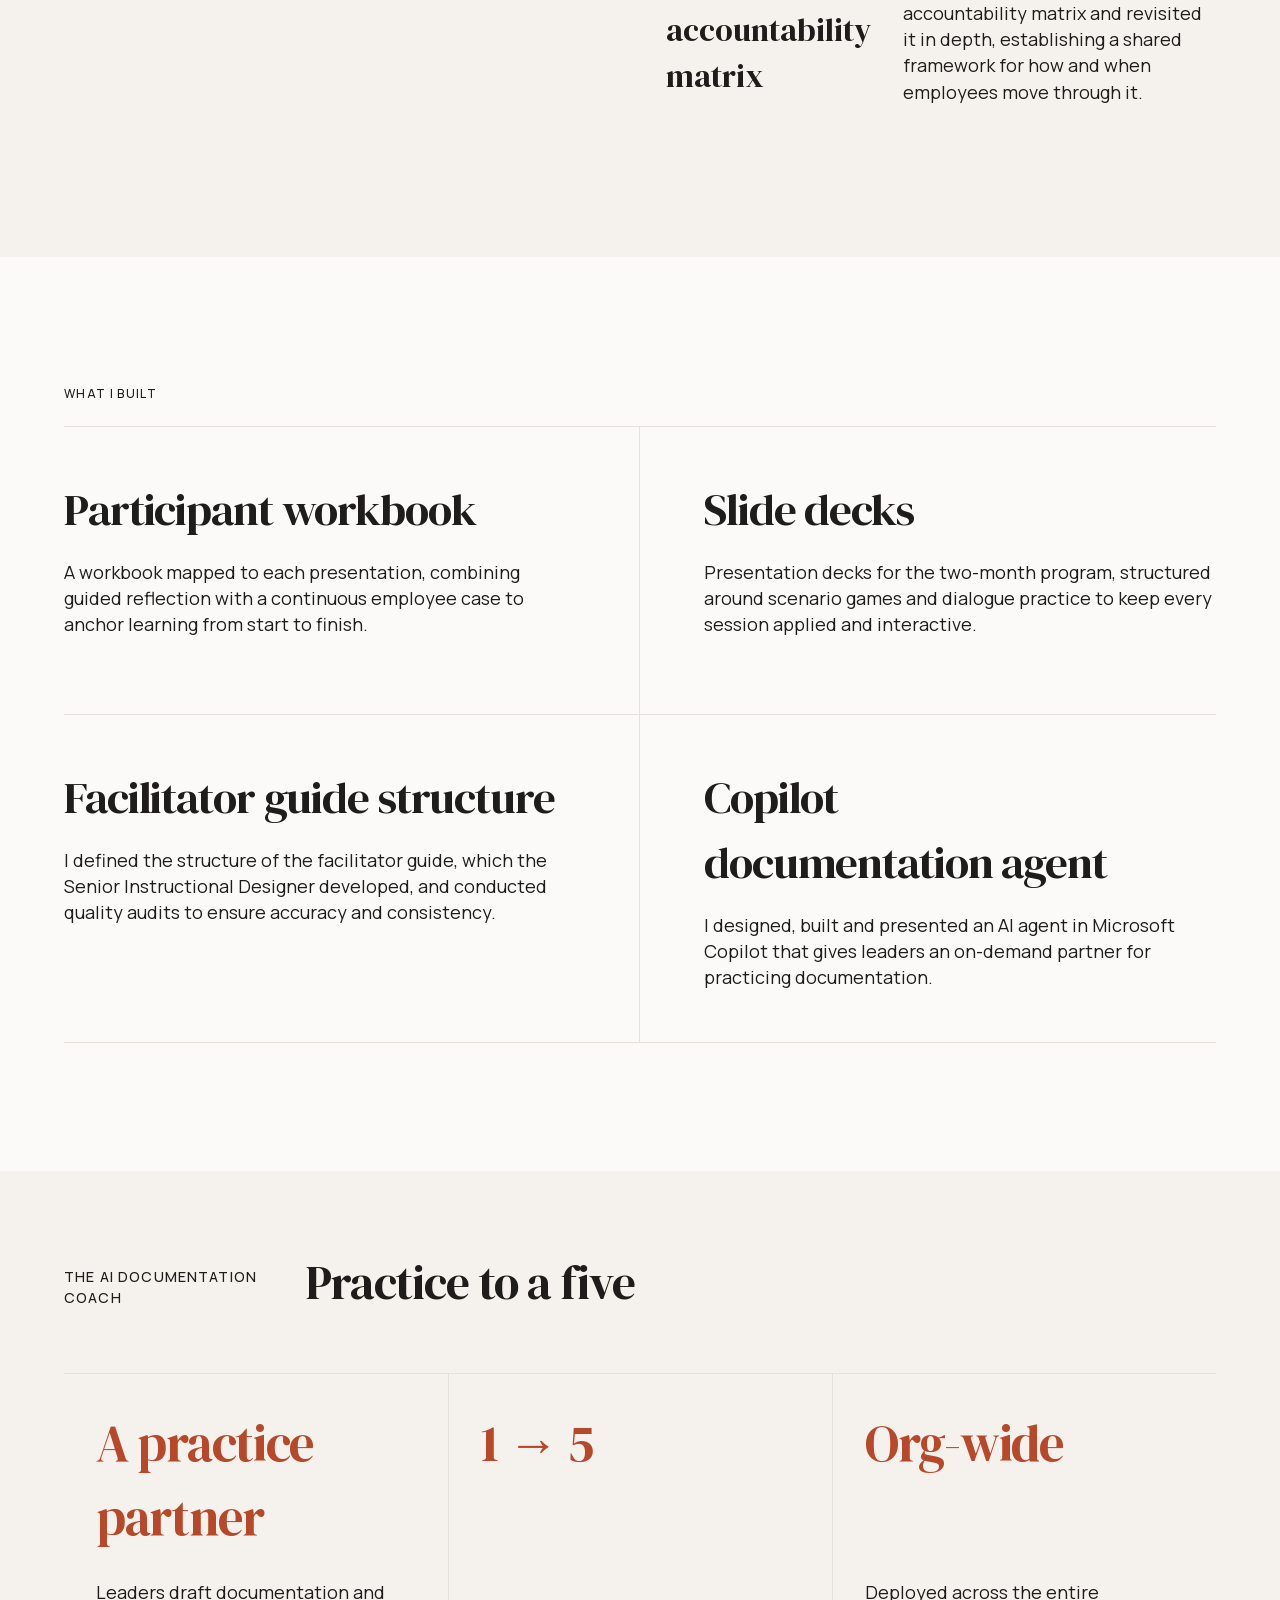
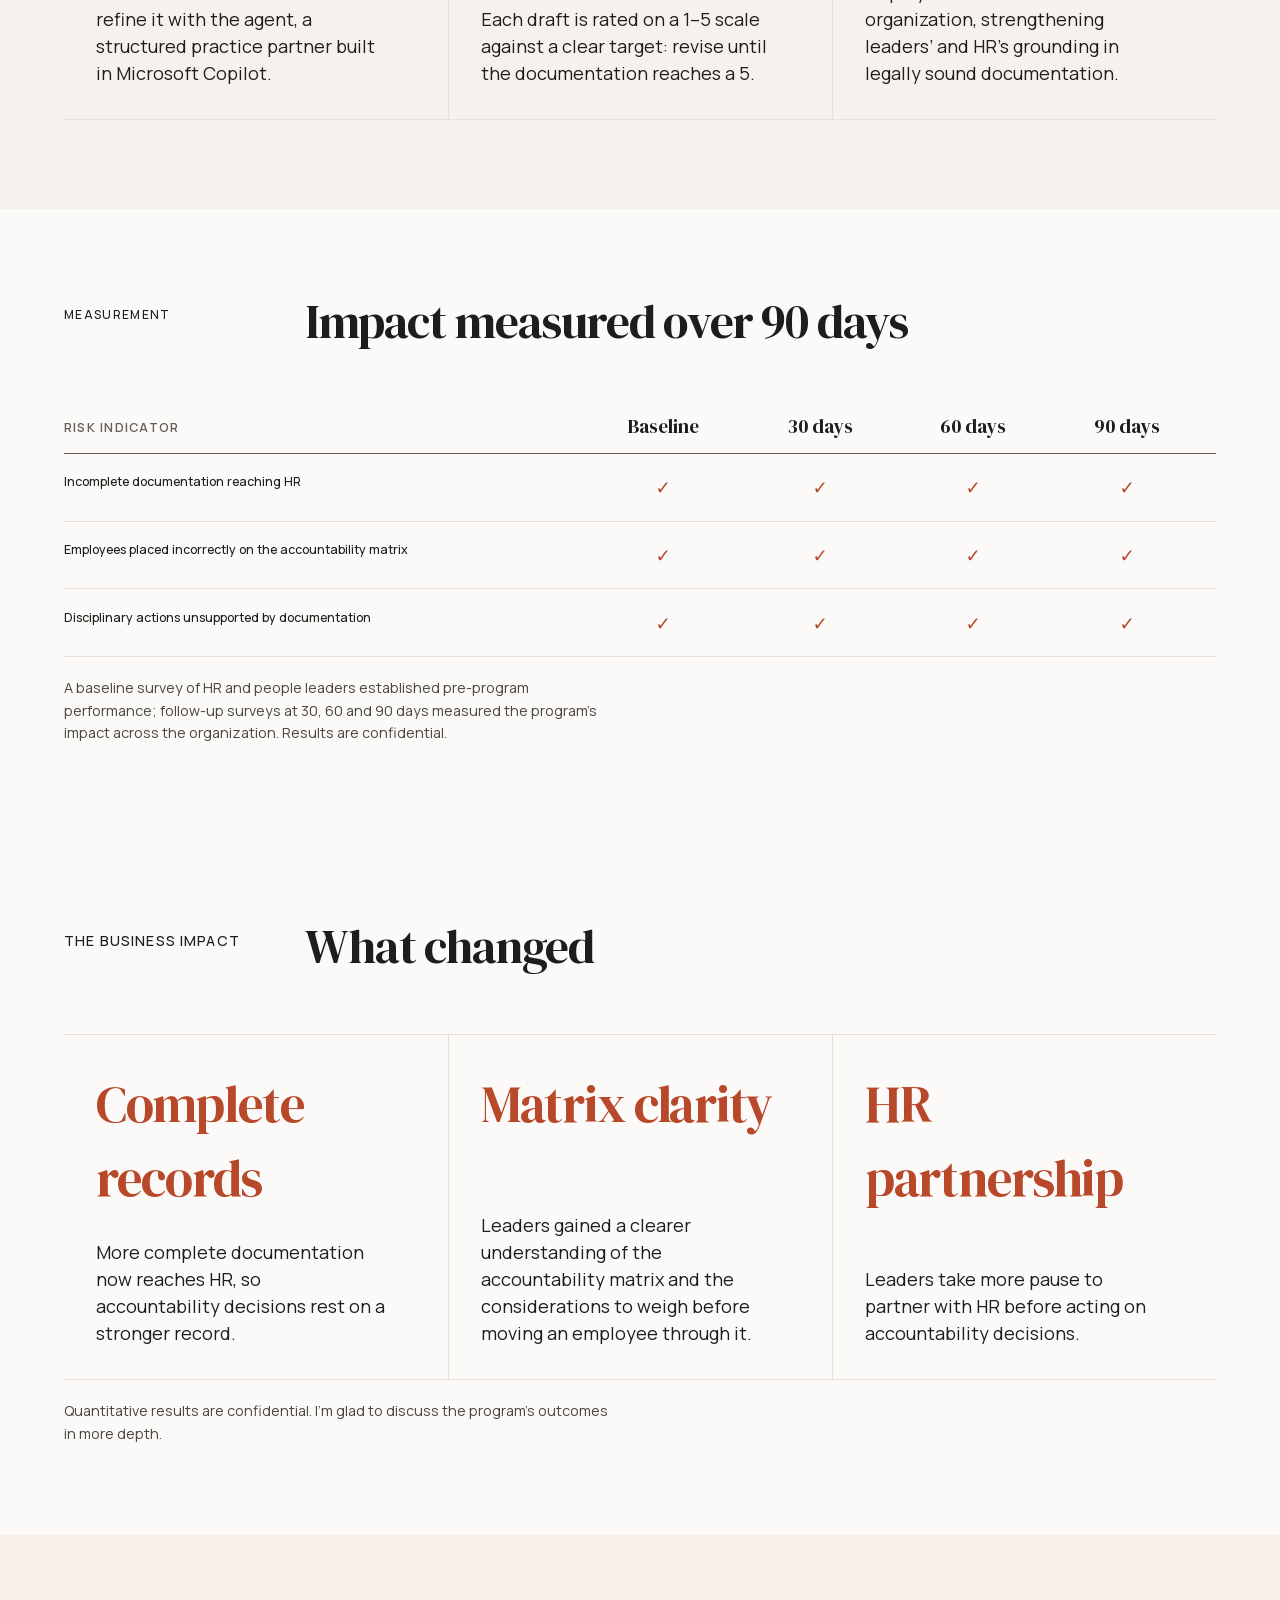
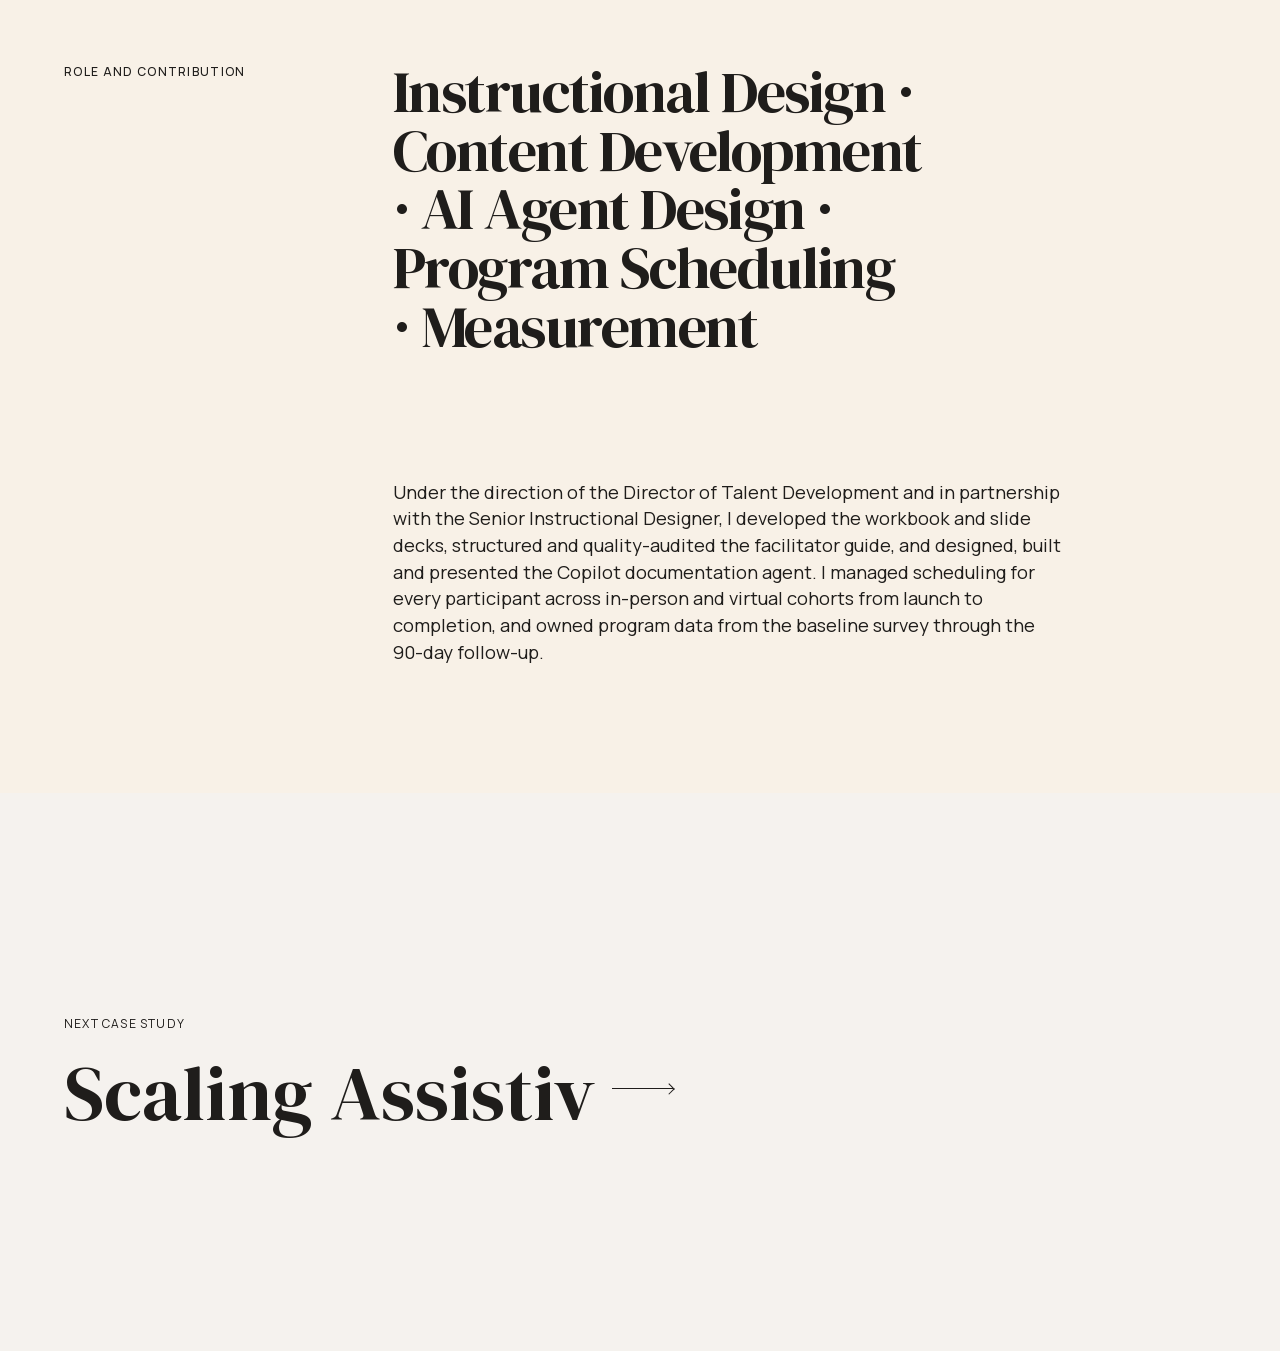
<file: projects/02/index.html>
<!DOCTYPE html>
<html lang="en">
<head>
  <meta charset="UTF-8">
  <meta name="viewport" content="width=device-width, initial-scale=1">
  <meta name="description" content="Accountability That Works: a two-month hybrid accountability program that equipped 80–90 people leaders at a supply chain company, reinforced by an organization-wide Copilot documentation coach. A confidential case study by Jonathan De La Cruz.">
  <link rel="icon" type="image/png" href="/brand/logo.png">
  <title>Accountability That Works | Jonathan De La Cruz</title>
  <link rel="stylesheet" href="/_astro/global.C__PRQxV.css?v=2026091131">
</head>
<body class="case-page case-02">
<a class="skip-link" href="#main">Skip to main content</a>

<header class="case-header">
  <a class="case-home" href="/" aria-label="Back to home">
    <img src="/brand/logo.png" alt=""><span>Jonathan De La Cruz</span>
  </a>
  <a href="/#projects">All projects</a>
</header>

<main id="main" tabindex="-1">

  <!-- ============ HERO ============ -->
  <section class="case-hero">
    <div class="case-hero-copy">
      <p class="project-status">Leadership development · Supply chain</p>
      <h1>Accountability<br><em>That Works</em></h1>
      <p class="case-deck">A two-month hybrid program that equipped 80–90 people leaders with a consistent standard for accountability and documentation, reinforced by an organization-wide Copilot documentation coach.</p>
      <div class="case-actions">
        <!-- Confidential project: nothing to open, so the call to action is a verbal walkthrough -->
        <a class="case-button case-button--confidential" href="mailto:jonathandelacruzid@gmail.com?subject=Verbal%20walkthrough%3A%20Accountability%20That%20Works"><span class="case-button-label">Request a walkthrough</span><span class="case-button-hint" aria-hidden="true"><svg class="case-button-lock" width="14" height="14" viewBox="0 0 24 24" fill="none" stroke="currentColor" stroke-width="2" stroke-linecap="round" stroke-linejoin="round"><rect x="4.5" y="10.5" width="15" height="10" rx="2"/><path d="M8 10.5V7.5a4 4 0 0 1 8 0v3"/></svg>Confidential</span></a>
        <p class="case-button-note">Walkthroughs are conducted verbally during the interview. The supply chain client’s materials remain confidential.</p>
      </div>
    </div>
      <div class="case-card-art" aria-hidden="true">
        <span></span>
        <img src="/images/cards/02.svg" alt="">
      </div>
  </section>

  <!-- ============ CONFIDENTIALITY ============ -->
  <section class="case-notice" aria-labelledby="project-notice-title">
    <h2 id="project-notice-title">Confidential project</h2>
    <div>
      <p>This engagement belongs to a supply chain organization, and its materials remain confidential. Workbooks, slide decks, facilitator content, AI agent outputs and survey results are not shown here.</p>
      <p>I welcome the opportunity to discuss the work directly, including the design decisions, program execution, and a candid assessment of the AI agent’s strengths and limitations.</p>
    </div>
  </section>

  <!-- ============ CHALLENGE ============ -->
  <section class="case-intro">
    <p class="case-number">The challenge</p>
    <h2>Accountability that holds up on paper.</h2>
    <p>The organization needed an accountability program built around how it actually operates. The risk sat in documentation: incomplete records, employees placed incorrectly on the accountability matrix, and disciplinary actions unsupported by documentation all created legal and HR exposure. Under the direction of the Director of Talent Development, the Senior Instructional Designer and I translated those requirements into a program designed for 80–90 people leaders (anyone who supervises others).</p>
  </section>

  <!-- ============ PROGRAM ============ -->
  <section class="case-process case-02-process">
    <div class="process-heading">
      <p class="case-number">The program</p>
      <h2>Two months.<br>80–90 leaders.</h2>
    </div>
    <ol class="journey-list">
      <li><span>Hybrid, full-day sessions</span>
        <p>Delivered over two months through eight-hour sessions two to three times a week, each training a cohort until all 80–90 leaders had completed the program. In-person sessions were paired with virtual sessions for leaders in out-of-state offices, extending consistent training across every location.</p>
      </li>
      <li><span>Scenario-based games</span>
        <p>Game-based scenarios had leaders apply accountability decisions to realistic workplace situations, building judgment through applied practice.</p>
      </li>
      <li><span>Scenario dialogue</span>
        <p>Facilitated, back-and-forth dialogue sessions let leaders rehearse the accountability conversations they are expected to hold.</p>
      </li>
      <li><span>Companion workbook</span>
        <p>A workbook aligned to each presentation built in structured reflection and carried a single employee case through the full program, reinforcing continuity from session to session.</p>
      </li>
      <li><span>The accountability matrix</span>
        <p>Leaders were introduced to the accountability matrix and revisited it in depth, establishing a shared framework for how and when employees move through it.</p>
      </li>
    </ol>
  </section>

  <!-- ============ WHAT I BUILT ============ -->
  <section class="decision-section case-02-decisions">
    <p class="case-number">What I built</p>
    <div class="decision-grid">
      <article>
        <h3>Participant workbook</h3>
        <p>A workbook mapped to each presentation, combining guided reflection with a continuous employee case to anchor learning from start to finish.</p>
      </article>
      <article>
        <h3>Slide decks</h3>
        <p>Presentation decks for the two-month program, structured around scenario games and dialogue practice to keep every session applied and interactive.</p>
      </article>
      <article>
        <h3>Facilitator guide structure</h3>
        <p>I defined the structure of the facilitator guide, which the Senior Instructional Designer developed, and conducted quality audits to ensure accuracy and consistency.</p>
      </article>
      <article>
        <h3>Copilot documentation agent</h3>
        <p>I designed, built and presented an AI agent in Microsoft Copilot that gives leaders an on-demand partner for practicing documentation.</p>
      </article>
    </div>
  </section>

  <!-- ============ AI AGENT ============ -->
  <section class="practice case-impact section--warm" aria-labelledby="agent-title">
    <div class="practice-intro">
      <p class="section-label">The AI documentation coach</p>
      <h2 id="agent-title">Practice to a five</h2>
    </div>
    <div class="practice-grid">
      <article class="practice-item">
        <h3>A practice partner</h3>
        <p>Leaders draft documentation and refine it with the agent, a structured practice partner built in Microsoft Copilot.</p>
      </article>
      <article class="practice-item">
        <h3>1 → 5</h3>
        <p>Each draft is rated on a 1–5 scale against a clear target: revise until the documentation reaches a 5.</p>
      </article>
      <article class="practice-item">
        <h3>Org-wide</h3>
        <p>Deployed across the entire organization, strengthening leaders’ and HR’s grounding in legally sound documentation.</p>
      </article>
    </div>
  </section>

  <!-- ============ MEASUREMENT ============ -->
  <section class="case-matrix" aria-labelledby="measure-title">
    <div class="case-matrix-intro">
      <p class="case-number">Measurement</p>
      <h2 id="measure-title">Impact measured over 90 days</h2>
    </div>
    <div class="matrix-scroll" role="region" aria-labelledby="measure-title" tabindex="0">
      <table class="matrix matrix--checks">
        <thead>
          <tr>
            <th scope="col">Risk indicator</th>
            <th scope="col">Baseline</th>
            <th scope="col">30 days</th>
            <th scope="col">60 days</th>
            <th scope="col">90 days</th>
          </tr>
        </thead>
        <tbody>
          <tr>
            <th scope="row">Incomplete documentation reaching HR</th>
            <td>✓</td><td>✓</td><td>✓</td><td>✓</td>
          </tr>
          <tr>
            <th scope="row">Employees placed incorrectly on the accountability matrix</th>
            <td>✓</td><td>✓</td><td>✓</td><td>✓</td>
          </tr>
          <tr>
            <th scope="row">Disciplinary actions unsupported by documentation</th>
            <td>✓</td><td>✓</td><td>✓</td><td>✓</td>
          </tr>
        </tbody>
      </table>
    </div>
    <p class="matrix-note">A baseline survey of HR and people leaders established pre-program performance; follow-up surveys at 30, 60 and 90 days measured the program’s impact across the organization. Results are confidential.</p>
  </section>

  <!-- ============ IMPACT ============ -->
  <section class="practice case-impact" aria-labelledby="impact-title">
    <div class="practice-intro">
      <p class="section-label">The business impact</p>
      <h2 id="impact-title">What changed</h2>
    </div>
    <div class="practice-grid">
      <article class="practice-item">
        <h3>Complete records</h3>
        <p>More complete documentation now reaches HR, so accountability decisions rest on a stronger record.</p>
      </article>
      <article class="practice-item">
        <h3>Matrix clarity</h3>
        <p>Leaders gained a clearer understanding of the accountability matrix and the considerations to weigh before moving an employee through it.</p>
      </article>
      <article class="practice-item">
        <h3>HR partnership</h3>
        <p>Leaders take more pause to partner with HR before acting on accountability decisions.</p>
      </article>
    </div>
    <p class="impact-note">Quantitative results are confidential. I’m glad to discuss the program’s outcomes in more depth.</p>
  </section>

  <!-- ============ ROLE ============ -->
  <section class="case-role case-02-role">
    <p class="case-number">Role and contribution</p>
    <h2>Instructional Design · Content Development · AI Agent Design · Program Scheduling · Measurement</h2>
    <p>Under the direction of the Director of Talent Development and in partnership with the Senior Instructional Designer, I developed the workbook and slide decks, structured and quality-audited the facilitator guide, and designed, built and presented the Copilot documentation agent. I managed scheduling for every participant across in-person and virtual cohorts from launch to completion, and owned program data from the baseline survey through the 90-day follow-up.</p>
  </section>

  <nav class="case-next" aria-label="Project navigation">
    <p>Next case study</p>
    <a href="/projects/03/">Scaling Assistiv <span class="ui-arrow" aria-hidden="true"></span></a>
  </nav>

</main>

</body>
</html>
</file>
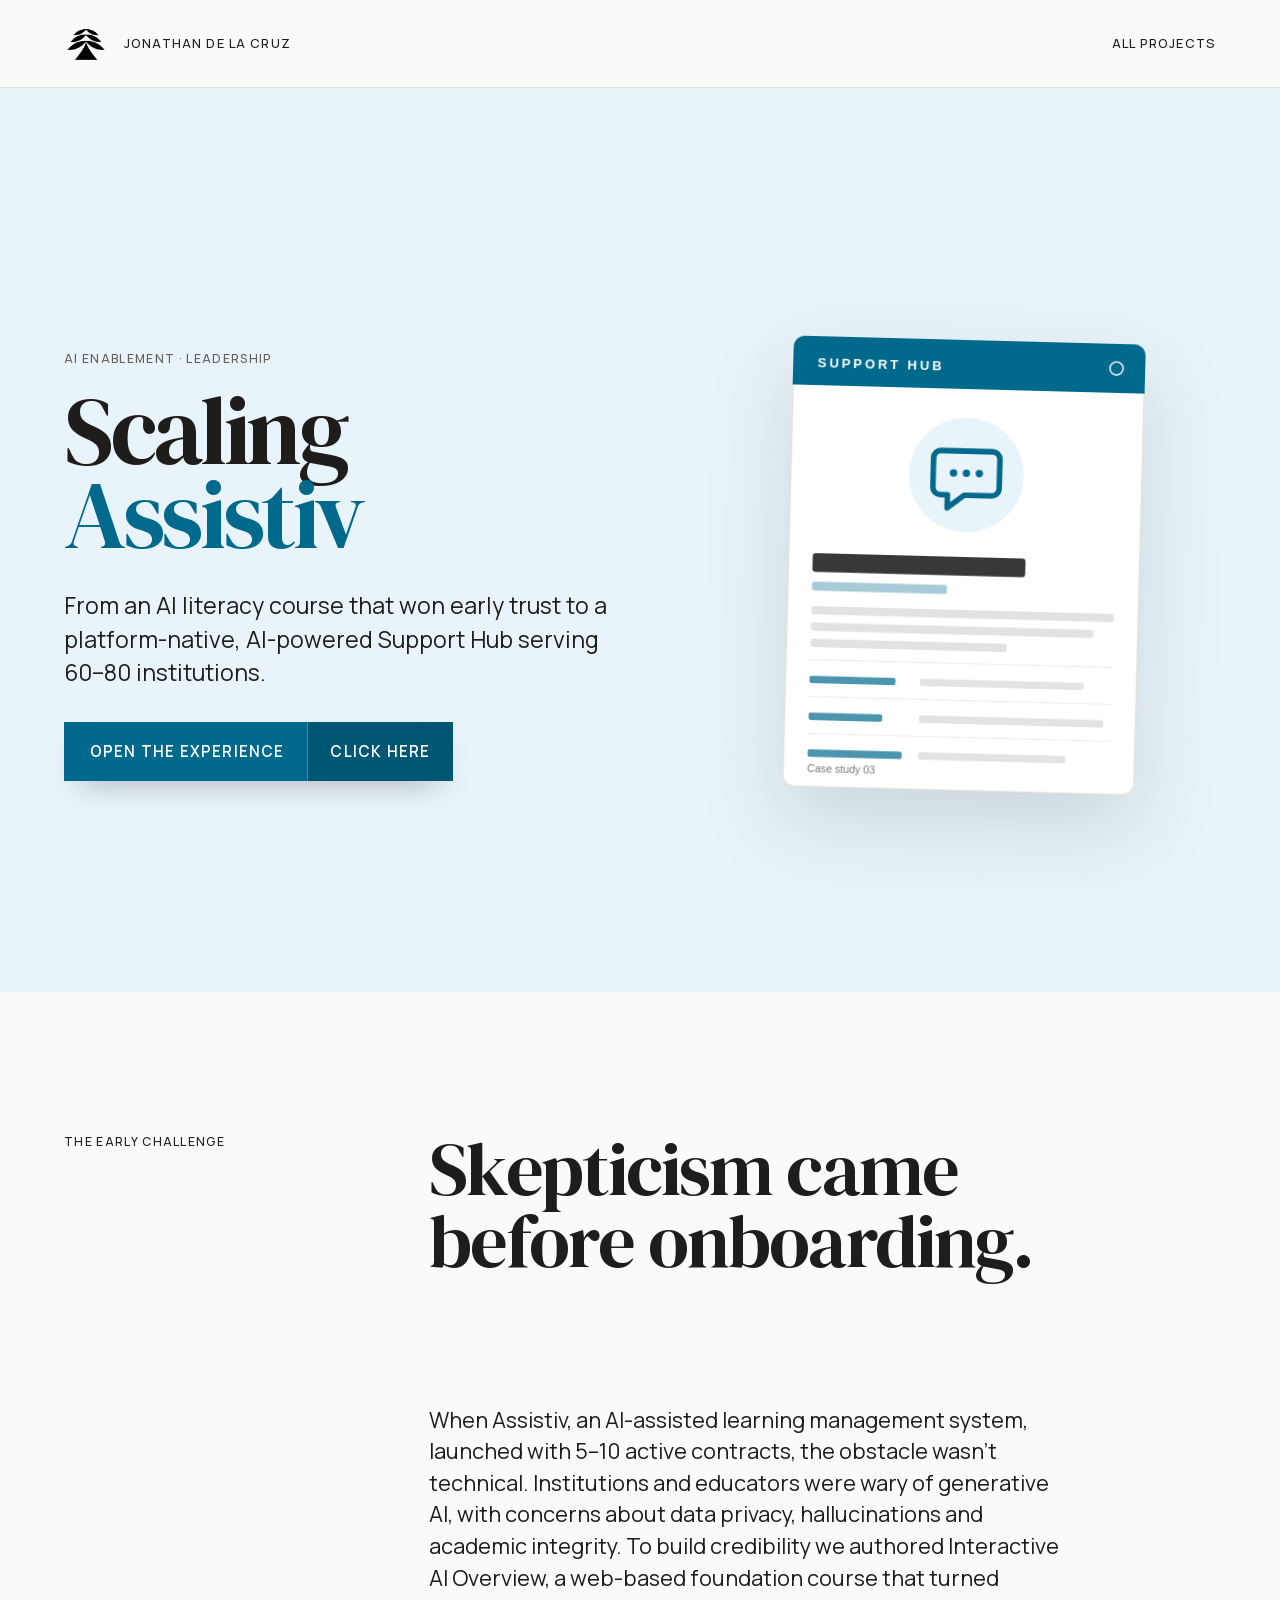
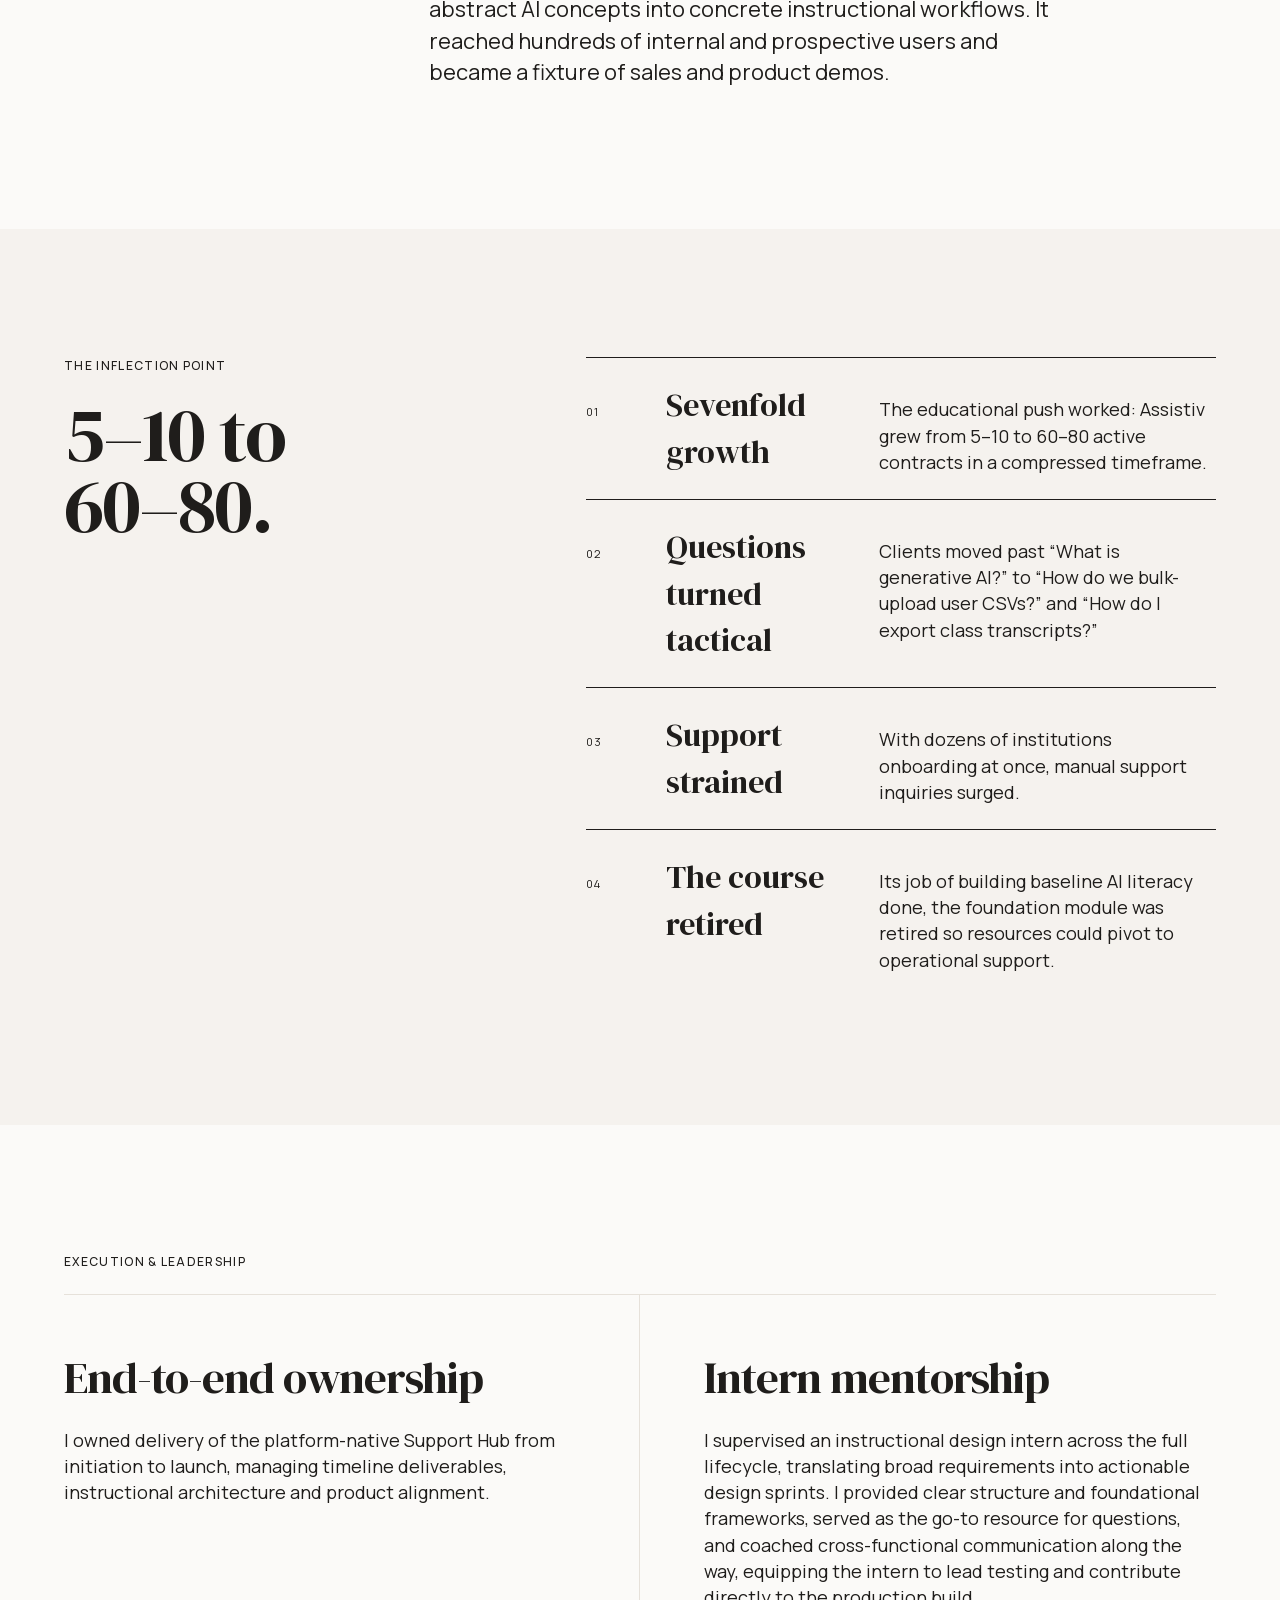
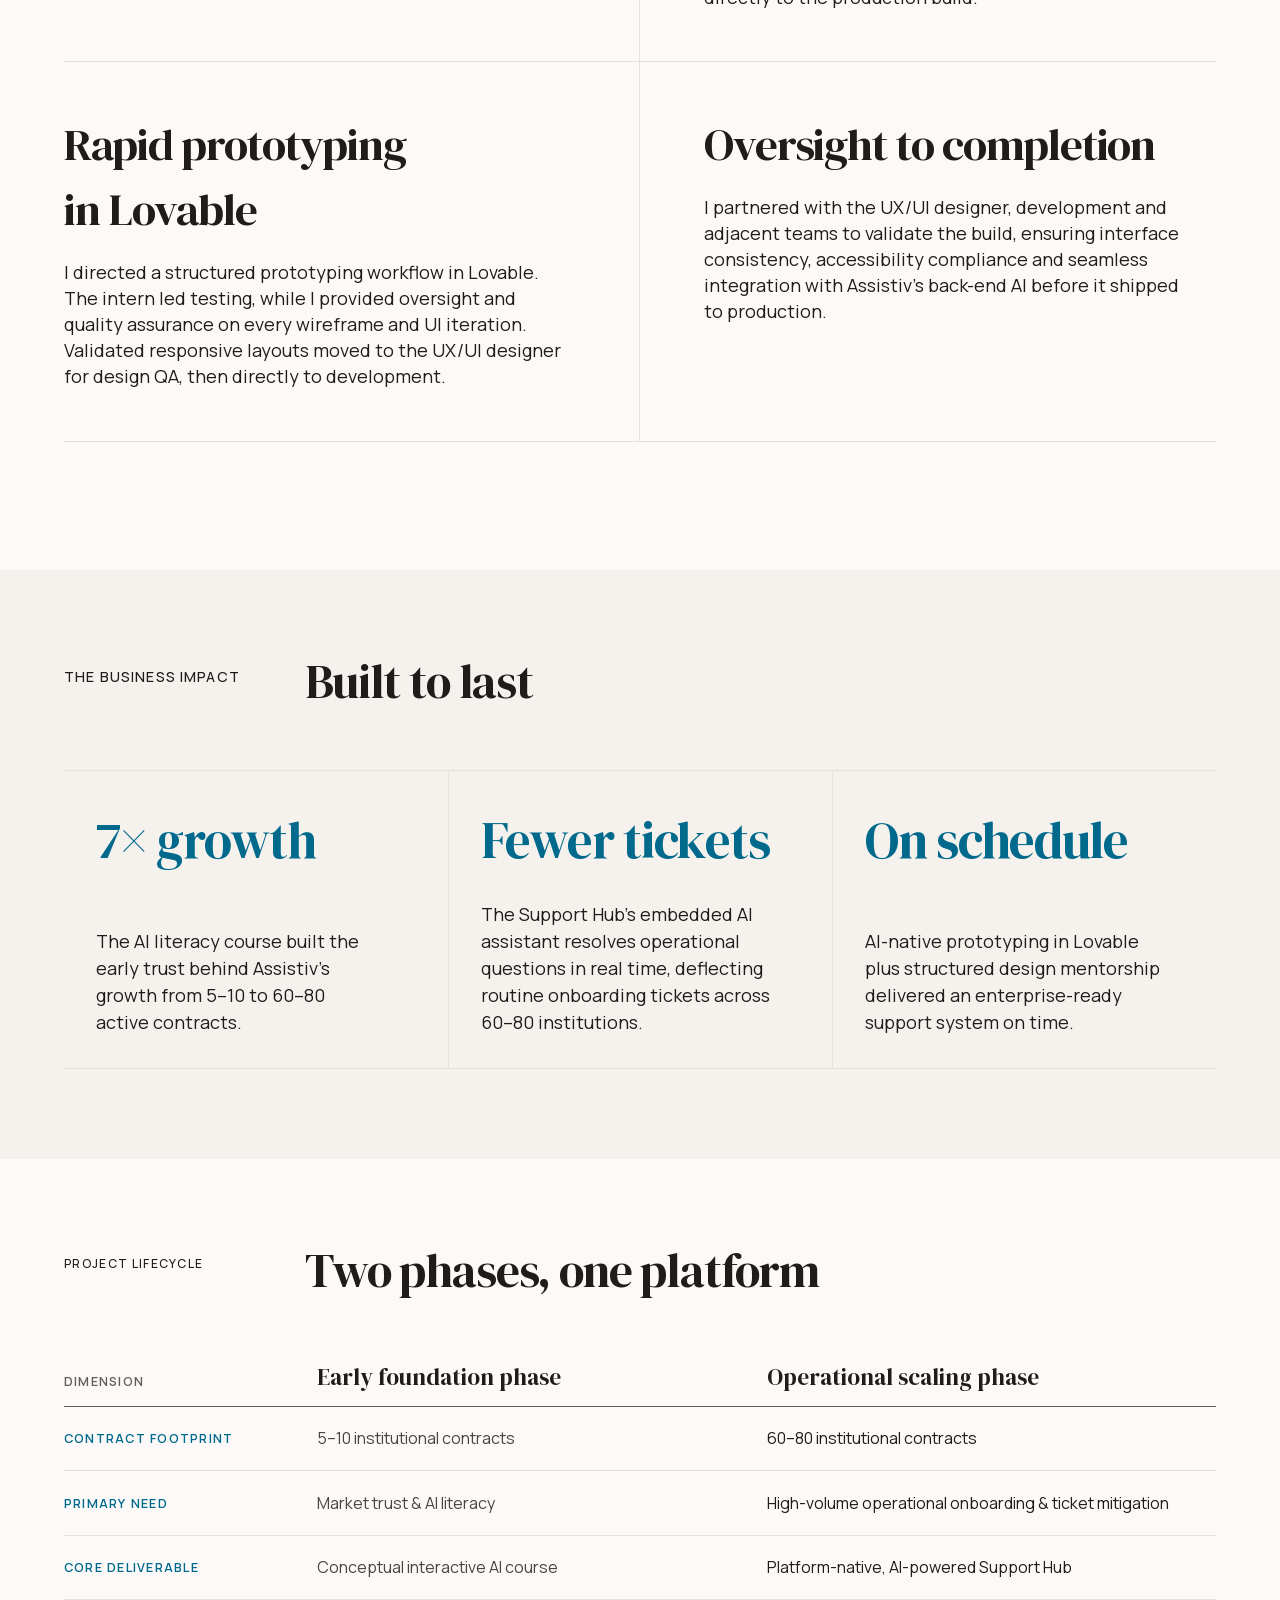
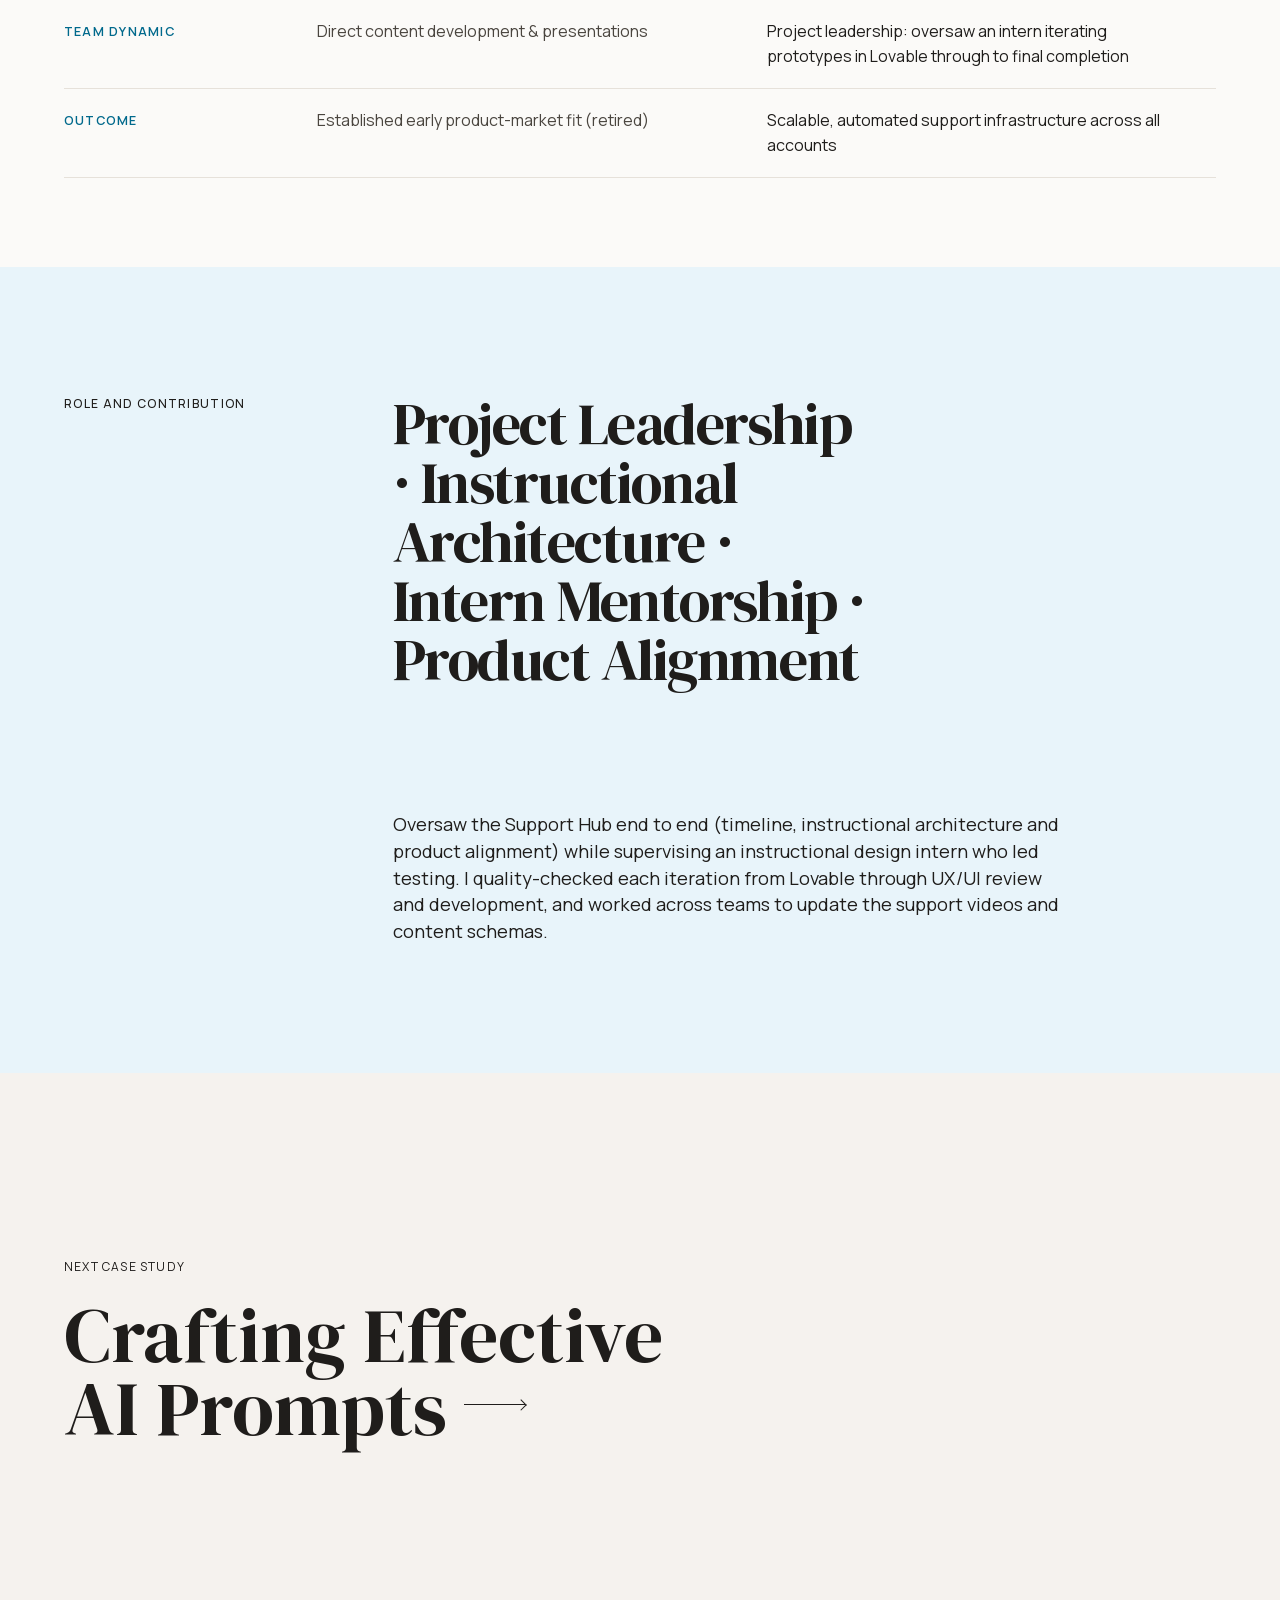
<file: projects/03/index.html>
<!DOCTYPE html>
<html lang="en">
<head>
  <meta charset="UTF-8">
  <meta name="viewport" content="width=device-width, initial-scale=1">
  <meta name="description" content="Scaling Assistiv: from an AI literacy course that won early trust to a platform-native, AI-powered Support Hub for 60–80 institutions. A case study by Jonathan De La Cruz.">
  <link rel="icon" type="image/png" href="/brand/logo.png">
  <title>Scaling Assistiv | Jonathan De La Cruz</title>
  <link rel="stylesheet" href="/_astro/global.C__PRQxV.css?v=2026091131">
</head>
<body class="case-page case-03">
<a class="skip-link" href="#main">Skip to main content</a>

<header class="case-header">
  <a class="case-home" href="/" aria-label="Back to home">
    <img src="/brand/logo.png" alt=""><span>Jonathan De La Cruz</span>
  </a>
  <a href="/#projects">All projects</a>
</header>

<main id="main" tabindex="-1">

  <!-- ============ HERO ============ -->
  <section class="case-hero">
    <div class="case-hero-copy">
      <p class="project-status">AI enablement · Leadership</p>
      <h1>Scaling<br><em>Assistiv</em></h1>
      <p class="case-deck">From an AI literacy course that won early trust to a platform-native, AI-powered Support Hub serving 60–80 institutions.</p>
      <div class="case-actions">
        <!-- Plays the Support Hub screen recording in the modal -->
        <button type="button" class="case-button" data-project-modal aria-haspopup="dialog"
                data-video="/video/support-hub.mp4" data-poster="/images/03/support-hub.jpg"><span class="case-button-label">Open the experience</span><span class="case-button-hint" aria-hidden="true">Click here</span></button>
      </div>
    </div>
      <div class="case-card-art" aria-hidden="true">
        <span></span>
        <img src="/images/cards/03.svg" alt="">
      </div>
  </section>

  <!-- ============ EARLY CHALLENGE ============ -->
  <section class="case-intro">
    <p class="case-number">The early challenge</p>
    <h2>Skepticism came before onboarding.</h2>
    <p>When Assistiv, an AI-assisted learning management system, launched with 5–10 active contracts, the obstacle wasn’t technical. Institutions and educators were wary of generative AI, with concerns about data privacy, hallucinations and academic integrity. To build credibility we authored Interactive AI Overview, a web-based foundation course that turned abstract AI concepts into concrete instructional workflows. It reached hundreds of internal and prospective users and became a fixture of sales and product demos.</p>
  </section>

  <!-- ============ INFLECTION POINT ============ -->
  <section class="case-process case-03-process">
    <div class="process-heading">
      <p class="case-number">The inflection point</p>
      <h2>5–10 to<br>60–80.</h2>
    </div>
    <ol class="journey-list">
      <li><span>Sevenfold growth</span>
        <p>The educational push worked: Assistiv grew from 5–10 to 60–80 active contracts in a compressed timeframe.</p>
      </li>
      <li><span>Questions turned tactical</span>
        <p>Clients moved past “What is generative AI?” to “How do we bulk-upload user CSVs?” and “How do I export class transcripts?”</p>
      </li>
      <li><span>Support strained</span>
        <p>With dozens of institutions onboarding at once, manual support inquiries surged.</p>
      </li>
      <li><span>The course retired</span>
        <p>Its job of building baseline AI literacy done, the foundation module was retired so resources could pivot to operational support.</p>
      </li>
    </ol>
  </section>

  <!-- ============ EXECUTION ============ -->
  <section class="decision-section case-03-decisions">
    <p class="case-number">Execution &amp; leadership</p>
    <div class="decision-grid">
      <article>
        <h3>End-to-end ownership</h3>
        <p>I owned delivery of the platform-native Support Hub from initiation to launch, managing timeline deliverables, instructional architecture and product alignment.</p>
      </article>
      <article>
        <h3>Intern mentorship</h3>
        <p>I supervised an instructional design intern across the full lifecycle, translating broad requirements into actionable design sprints. I provided clear structure and foundational frameworks, served as the go-to resource for questions, and coached cross-functional communication along the way, equipping the intern to lead testing and contribute directly to the production build.</p>
      </article>
      <article>
        <h3>Rapid prototyping in Lovable</h3>
        <p>I directed a structured prototyping workflow in Lovable. The intern led testing, while I provided oversight and quality assurance on every wireframe and UI iteration. Validated responsive layouts moved to the UX/UI designer for design QA, then directly to development.</p>
      </article>
      <article>
        <h3>Oversight to completion</h3>
        <p>I partnered with the UX/UI designer, development and adjacent teams to validate the build, ensuring interface consistency, accessibility compliance and seamless integration with Assistiv’s back-end AI before it shipped to production.</p>
      </article>
    </div>
  </section>

  <!-- ============ IMPACT ============ -->
  <section class="practice case-impact section--warm" aria-labelledby="impact-title">
    <div class="practice-intro">
      <p class="section-label">The business impact</p>
      <h2 id="impact-title">Built to last</h2>
    </div>
    <div class="practice-grid">
      <article class="practice-item">
        <h3>7× growth</h3>
        <p>The AI literacy course built the early trust behind Assistiv’s growth from 5–10 to 60–80 active contracts.</p>
      </article>
      <article class="practice-item">
        <h3>Fewer tickets</h3>
        <p>The Support Hub’s embedded AI assistant resolves operational questions in real time, deflecting routine onboarding tickets across 60–80 institutions.</p>
      </article>
      <article class="practice-item">
        <h3>On schedule</h3>
        <p>AI-native prototyping in Lovable plus structured design mentorship delivered an enterprise-ready support system on time.</p>
      </article>
    </div>
  </section>

  <!-- ============ LIFECYCLE MATRIX ============ -->
  <section class="case-matrix" aria-labelledby="matrix-title">
    <div class="case-matrix-intro">
      <p class="case-number">Project lifecycle</p>
      <h2 id="matrix-title">Two phases, one platform</h2>
    </div>
    <div class="matrix-scroll" role="region" aria-labelledby="matrix-title" tabindex="0">
      <table class="matrix">
        <thead>
          <tr>
            <th scope="col">Dimension</th>
            <th scope="col">Early foundation phase</th>
            <th scope="col">Operational scaling phase</th>
          </tr>
        </thead>
        <tbody>
          <tr>
            <th scope="row">Contract footprint</th>
            <td>5–10 institutional contracts</td>
            <td>60–80 institutional contracts</td>
          </tr>
          <tr>
            <th scope="row">Primary need</th>
            <td>Market trust &amp; AI literacy</td>
            <td>High-volume operational onboarding &amp; ticket mitigation</td>
          </tr>
          <tr>
            <th scope="row">Core deliverable</th>
            <td>Conceptual interactive AI course</td>
            <td>Platform-native, AI-powered Support Hub</td>
          </tr>
          <tr>
            <th scope="row">Team dynamic</th>
            <td>Direct content development &amp; presentations</td>
            <td>Project leadership: oversaw an intern iterating prototypes in Lovable through to final completion</td>
          </tr>
          <tr>
            <th scope="row">Outcome</th>
            <td>Established early product-market fit (retired)</td>
            <td>Scalable, automated support infrastructure across all accounts</td>
          </tr>
        </tbody>
      </table>
    </div>
  </section>

  <!-- ============ ROLE ============ -->
  <section class="case-role case-03-role">
    <p class="case-number">Role and contribution</p>
    <h2>Project Leadership · Instructional Architecture · Intern Mentorship · Product Alignment</h2>
    <p>Oversaw the Support Hub end to end (timeline, instructional architecture and product alignment) while supervising an instructional design intern who led testing. I quality-checked each iteration from Lovable through UX/UI review and development, and worked across teams to update the support videos and content schemas.</p>
  </section>

  <nav class="case-next" aria-label="Project navigation">
    <p>Next case study</p>
    <a href="/projects/04/">Crafting Effective AI Prompts <span class="ui-arrow" aria-hidden="true"></span></a>
  </nav>

</main>

<script type="module" src="/_astro/project-modal.js?v=2026091131"></script>
</body>
</html>
</file>
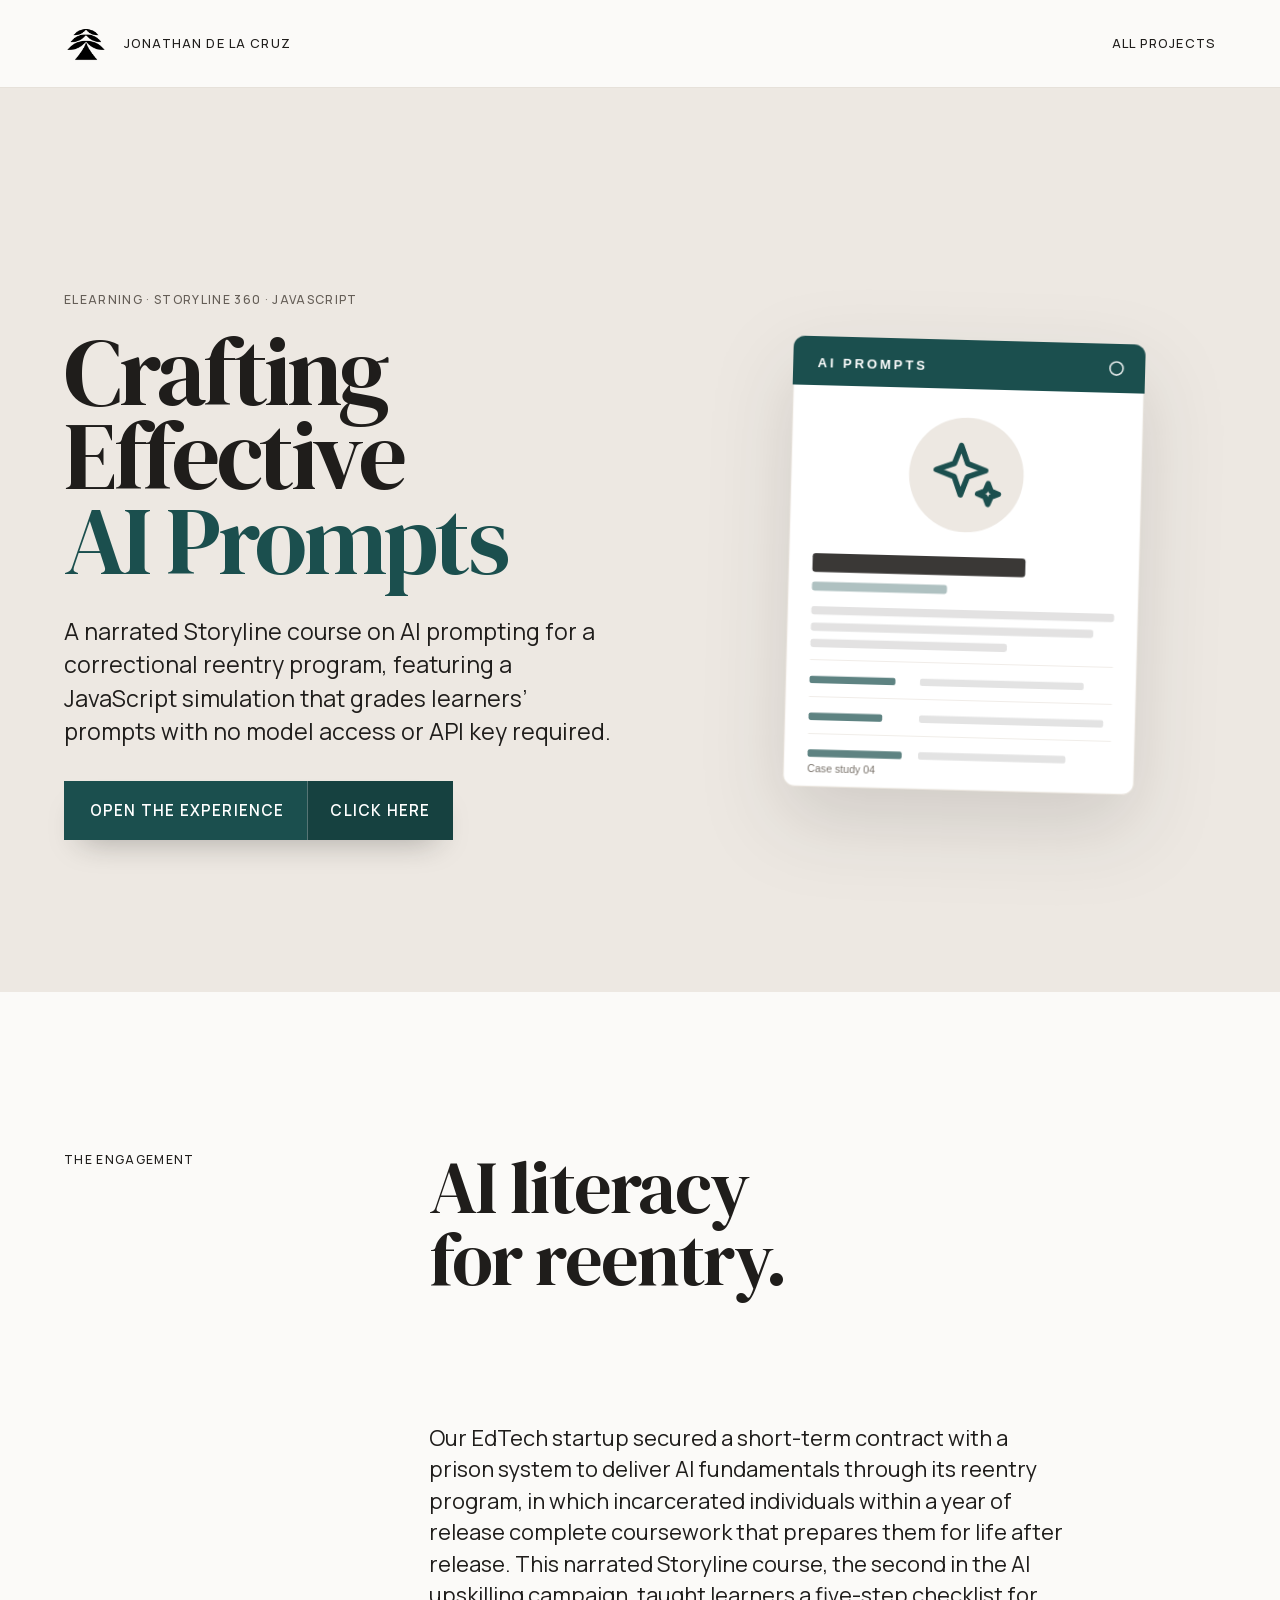
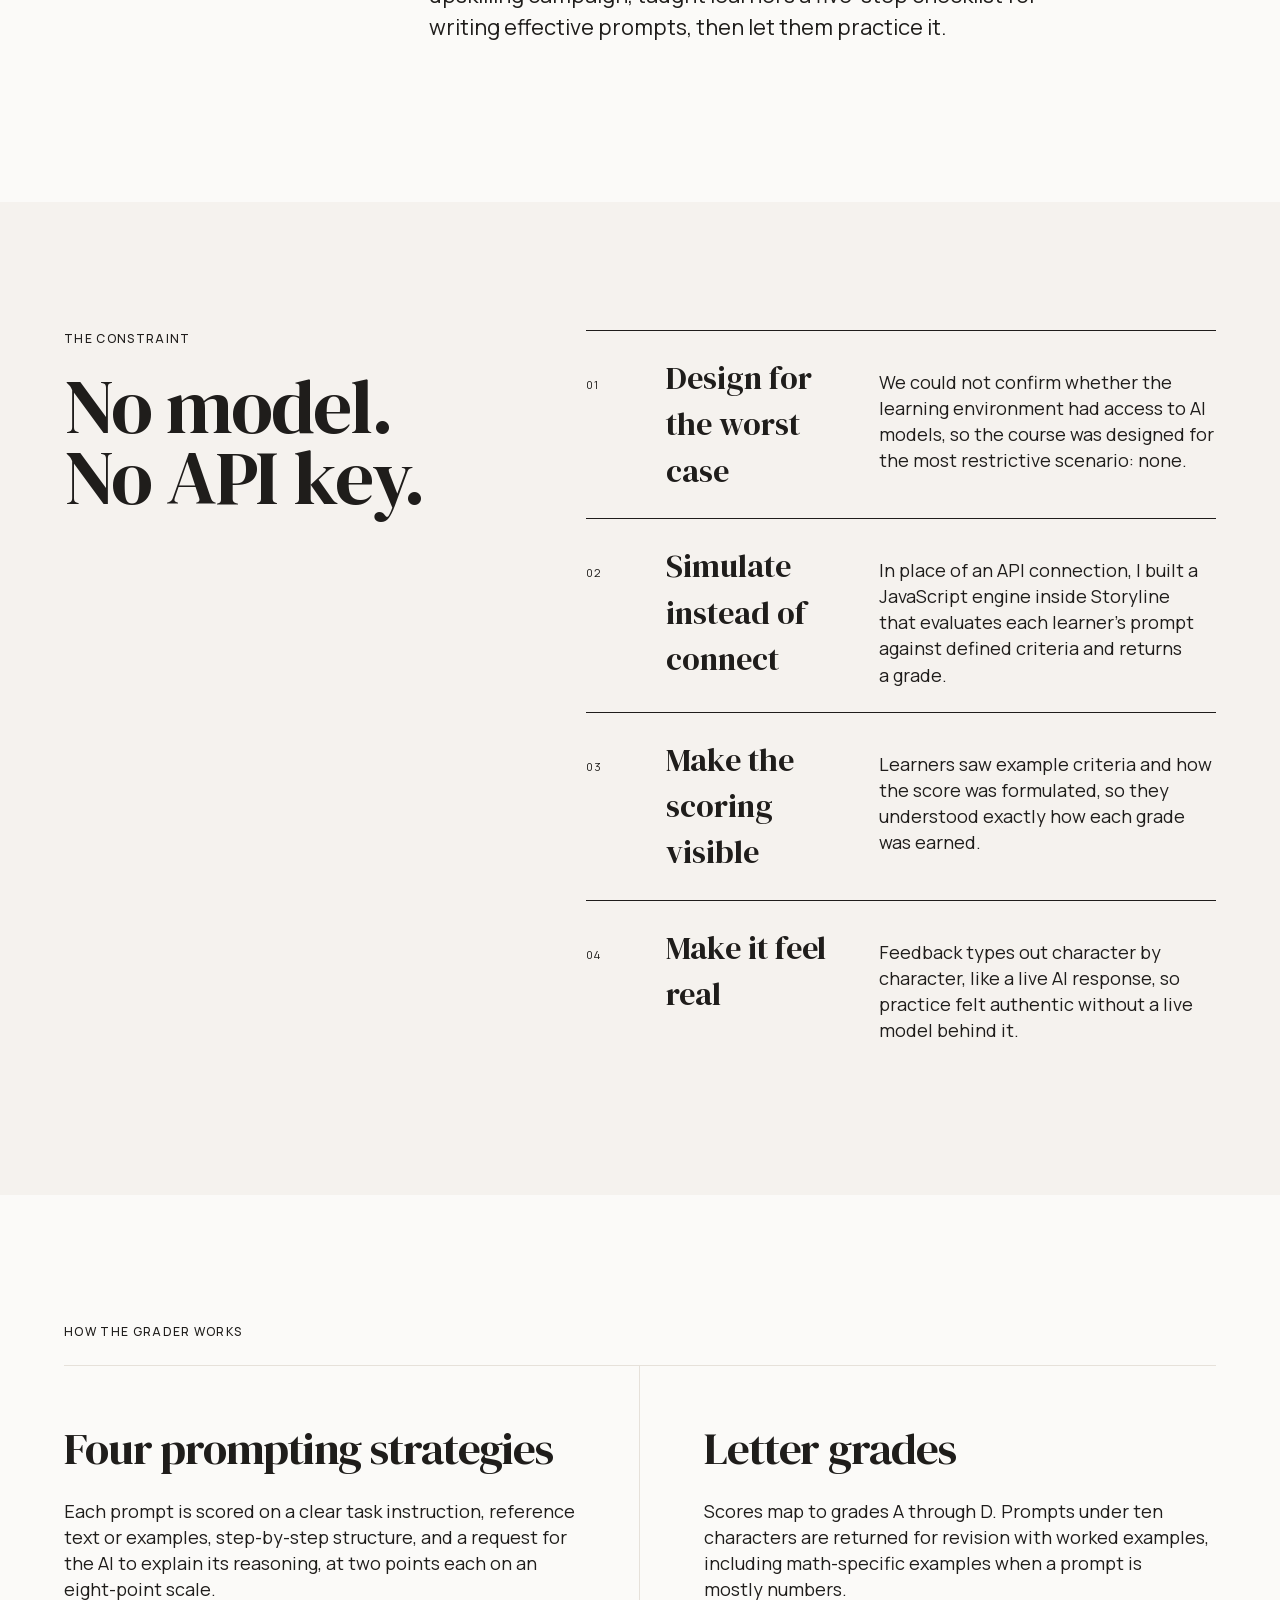
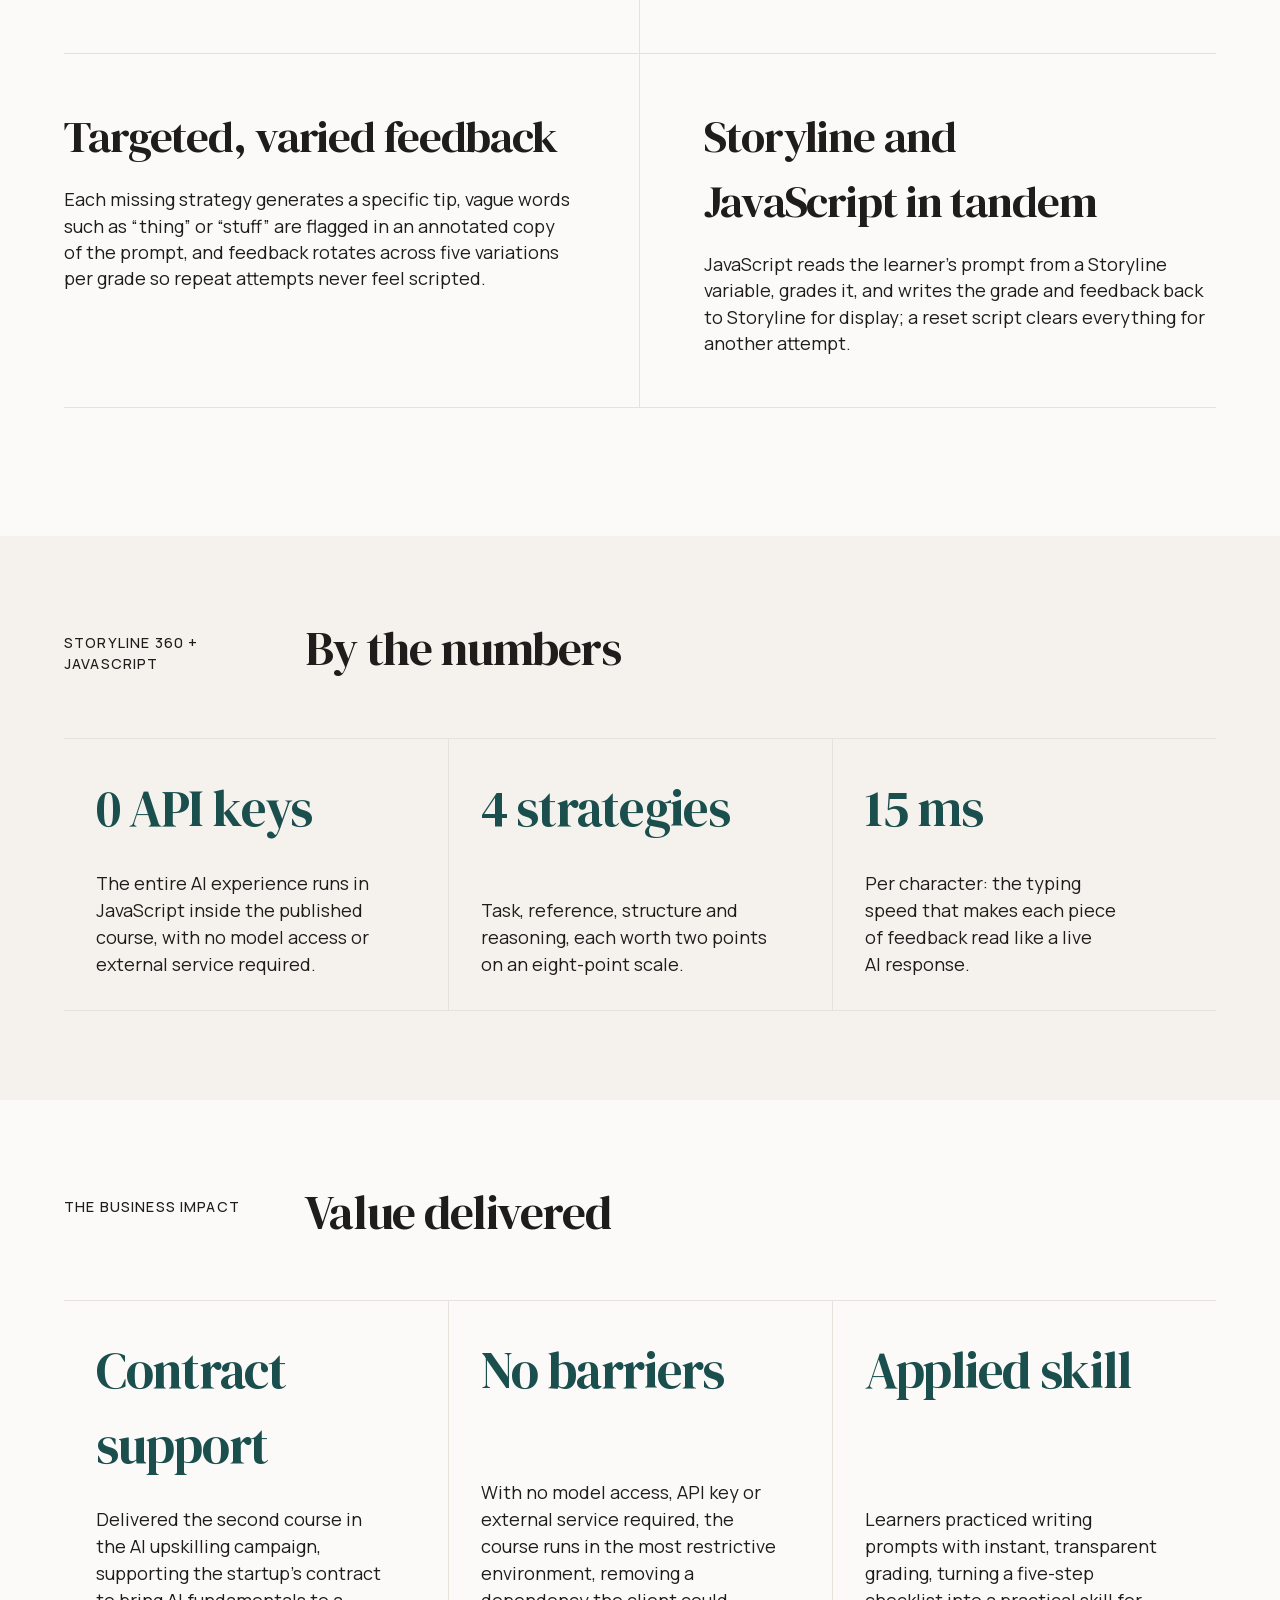
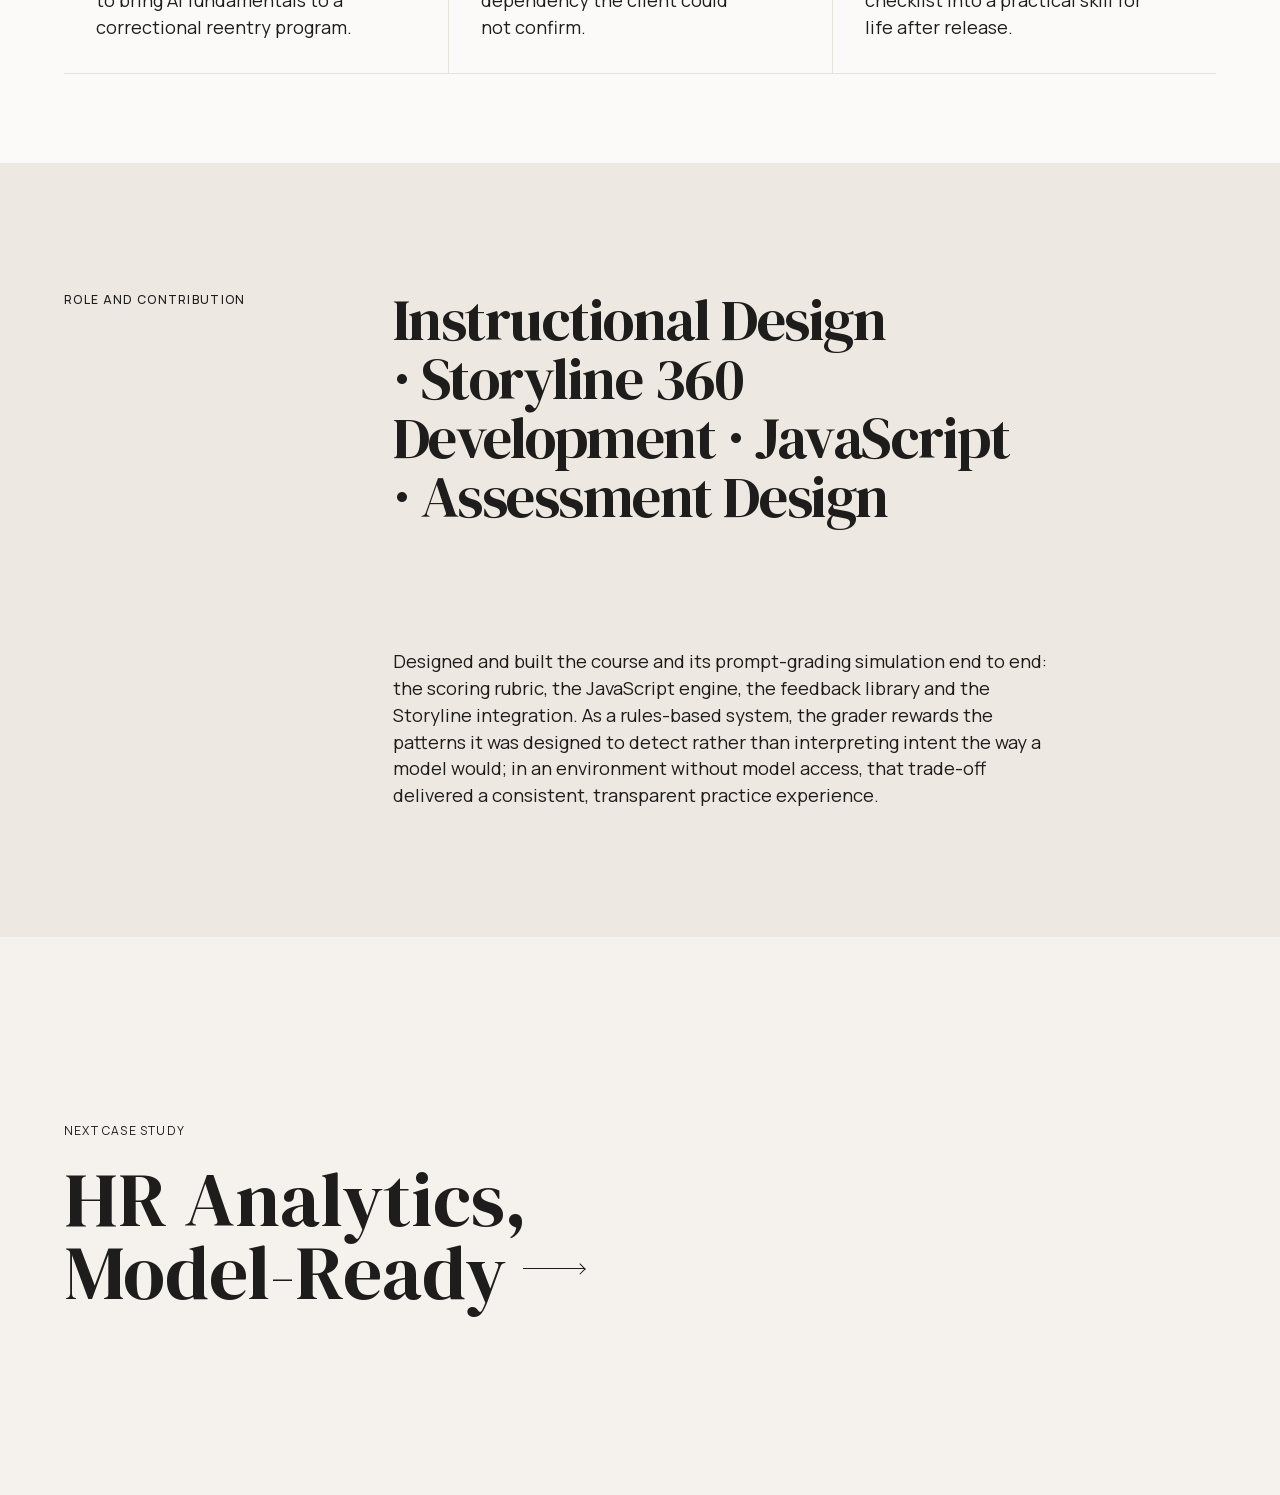
<file: projects/04/index.html>
<!DOCTYPE html>
<html lang="en">
<head>
  <meta charset="UTF-8">
  <meta name="viewport" content="width=device-width, initial-scale=1">
  <meta name="description" content="Crafting Effective AI Prompts: a Storyline course on AI prompting for a correctional reentry program, featuring a JavaScript simulation that grades learners’ prompts with no model access or API key. A case study by Jonathan De La Cruz.">
  <link rel="icon" type="image/png" href="/brand/logo.png">
  <title>Crafting Effective AI Prompts | Jonathan De La Cruz</title>
  <link rel="stylesheet" href="/_astro/global.C__PRQxV.css?v=2026091131">
</head>
<body class="case-page case-04">
<a class="skip-link" href="#main">Skip to main content</a>

<header class="case-header">
  <a class="case-home" href="/" aria-label="Back to home">
    <img src="/brand/logo.png" alt=""><span>Jonathan De La Cruz</span>
  </a>
  <a href="/#projects">All projects</a>
</header>

<main id="main" tabindex="-1">

  <!-- ============ HERO ============ -->
  <section class="case-hero">
    <div class="case-hero-copy">
      <p class="project-status">eLearning · Storyline 360 · JavaScript</p>
      <h1>Crafting Effective<br><em>AI Prompts</em></h1>
      <p class="case-deck">A narrated Storyline course on AI prompting for a correctional reentry program, featuring a JavaScript simulation that grades learners’ prompts with no model access or API key required.</p>
      <div class="case-actions">
        <!-- Plays the recording of the prompt-grading simulation -->
        <button type="button" class="case-button" data-project-modal aria-haspopup="dialog"
                data-video="/video/crafting-ai-prompts.mp4" data-poster="/images/04/simulation.jpg"
                data-note="Silent screen recording of the prompt-grading simulation · 20 seconds."><span class="case-button-label">Open the experience</span><span class="case-button-hint" aria-hidden="true">Click here</span></button>
      </div>
    </div>
      <div class="case-card-art" aria-hidden="true">
        <span></span>
        <img src="/images/cards/04.svg" alt="">
      </div>
  </section>

  <!-- ============ THE ENGAGEMENT ============ -->
  <section class="case-intro">
    <p class="case-number">The engagement</p>
    <h2>AI literacy for reentry.</h2>
    <p>Our EdTech startup secured a short-term contract with a prison system to deliver AI fundamentals through its reentry program, in which incarcerated individuals within a year of release complete coursework that prepares them for life after release. This narrated Storyline course, the second in the AI upskilling campaign, taught learners a five-step checklist for writing effective prompts, then let them practice it.</p>
  </section>

  <!-- ============ THE CONSTRAINT ============ -->
  <section class="case-process dark-section">
    <div class="process-heading">
      <p class="case-number">The constraint</p>
      <h2>No model.<br>No API key.</h2>
    </div>
    <ol class="journey-list">
      <li><span>Design for the worst case</span>
        <p>We could not confirm whether the learning environment had access to AI models, so the course was designed for the most restrictive scenario: none.</p>
      </li>
      <li><span>Simulate instead of connect</span>
        <p>In place of an API connection, I built a JavaScript engine inside Storyline that evaluates each learner’s prompt against defined criteria and returns a grade.</p>
      </li>
      <li><span>Make the scoring visible</span>
        <p>Learners saw example criteria and how the score was formulated, so they understood exactly how each grade was earned.</p>
      </li>
      <li><span>Make it feel real</span>
        <p>Feedback types out character by character, like a live AI response, so practice felt authentic without a live model behind it.</p>
      </li>
    </ol>
  </section>

  <!-- ============ HOW THE GRADER WORKS ============ -->
  <section class="decision-section">
    <p class="case-number">How the grader works</p>
    <div class="decision-grid">
      <article>
        <h3>Four prompting strategies</h3>
        <p>Each prompt is scored on a clear task instruction, reference text or examples, step-by-step structure, and a request for the AI to explain its reasoning, at two points each on an eight-point scale.</p>
      </article>
      <article>
        <h3>Letter grades</h3>
        <p>Scores map to grades A through D. Prompts under ten characters are returned for revision with worked examples, including math-specific examples when a prompt is mostly numbers.</p>
      </article>
      <article>
        <h3>Targeted, varied feedback</h3>
        <p>Each missing strategy generates a specific tip, vague words such as “thing” or “stuff” are flagged in an annotated copy of the prompt, and feedback rotates across five variations per grade so repeat attempts never feel scripted.</p>
      </article>
      <article>
        <h3>Storyline and JavaScript in tandem</h3>
        <p>JavaScript reads the learner’s prompt from a Storyline variable, grades it, and writes the grade and feedback back to Storyline for display; a reset script clears everything for another attempt.</p>
      </article>
    </div>
  </section>

  <!-- ============ BY THE NUMBERS ============ -->
  <section class="practice case-impact section--warm" aria-labelledby="numbers-title">
    <div class="practice-intro">
      <p class="section-label">Storyline 360 + JavaScript</p>
      <h2 id="numbers-title">By the numbers</h2>
    </div>
    <div class="practice-grid">
      <article class="practice-item">
        <h3>0 API keys</h3>
        <p>The entire AI experience runs in JavaScript inside the published course, with no model access or external service required.</p>
      </article>
      <article class="practice-item">
        <h3>4 strategies</h3>
        <p>Task, reference, structure and reasoning, each worth two points on an eight-point scale.</p>
      </article>
      <article class="practice-item">
        <h3>15 ms</h3>
        <p>Per character: the typing speed that makes each piece of feedback read like a live AI response.</p>
      </article>
    </div>
  </section>

  <!-- ============ IMPACT ============ -->
  <section class="practice case-impact" aria-labelledby="impact-title">
    <div class="practice-intro">
      <p class="section-label">The business impact</p>
      <h2 id="impact-title">Value delivered</h2>
    </div>
    <div class="practice-grid">
      <article class="practice-item">
        <h3>Contract support</h3>
        <p>Delivered the second course in the AI upskilling campaign, supporting the startup’s contract to bring AI fundamentals to a correctional reentry program.</p>
      </article>
      <article class="practice-item">
        <h3>No barriers</h3>
        <p>With no model access, API key or external service required, the course runs in the most restrictive environment, removing a dependency the client could not confirm.</p>
      </article>
      <article class="practice-item">
        <h3>Applied skill</h3>
        <p>Learners practiced writing prompts with instant, transparent grading, turning a five-step checklist into a practical skill for life after release.</p>
      </article>
    </div>
  </section>

  <!-- ============ ROLE ============ -->
  <section class="case-role">
    <p class="case-number">Role and contribution</p>
    <h2>Instructional Design · Storyline 360 Development · JavaScript · Assessment Design</h2>
    <p>Designed and built the course and its prompt-grading simulation end to end: the scoring rubric, the JavaScript engine, the feedback library and the Storyline integration. As a rules-based system, the grader rewards the patterns it was designed to detect rather than interpreting intent the way a model would; in an environment without model access, that trade-off delivered a consistent, transparent practice experience.</p>
  </section>

  <nav class="case-next" aria-label="Project navigation">
    <p>Next case study</p>
    <a href="/projects/05/">HR Analytics, Model-Ready <span class="ui-arrow" aria-hidden="true"></span></a>
  </nav>

</main>

<script type="module" src="/_astro/project-modal.js?v=2026091131"></script>
</body>
</html>
</file>
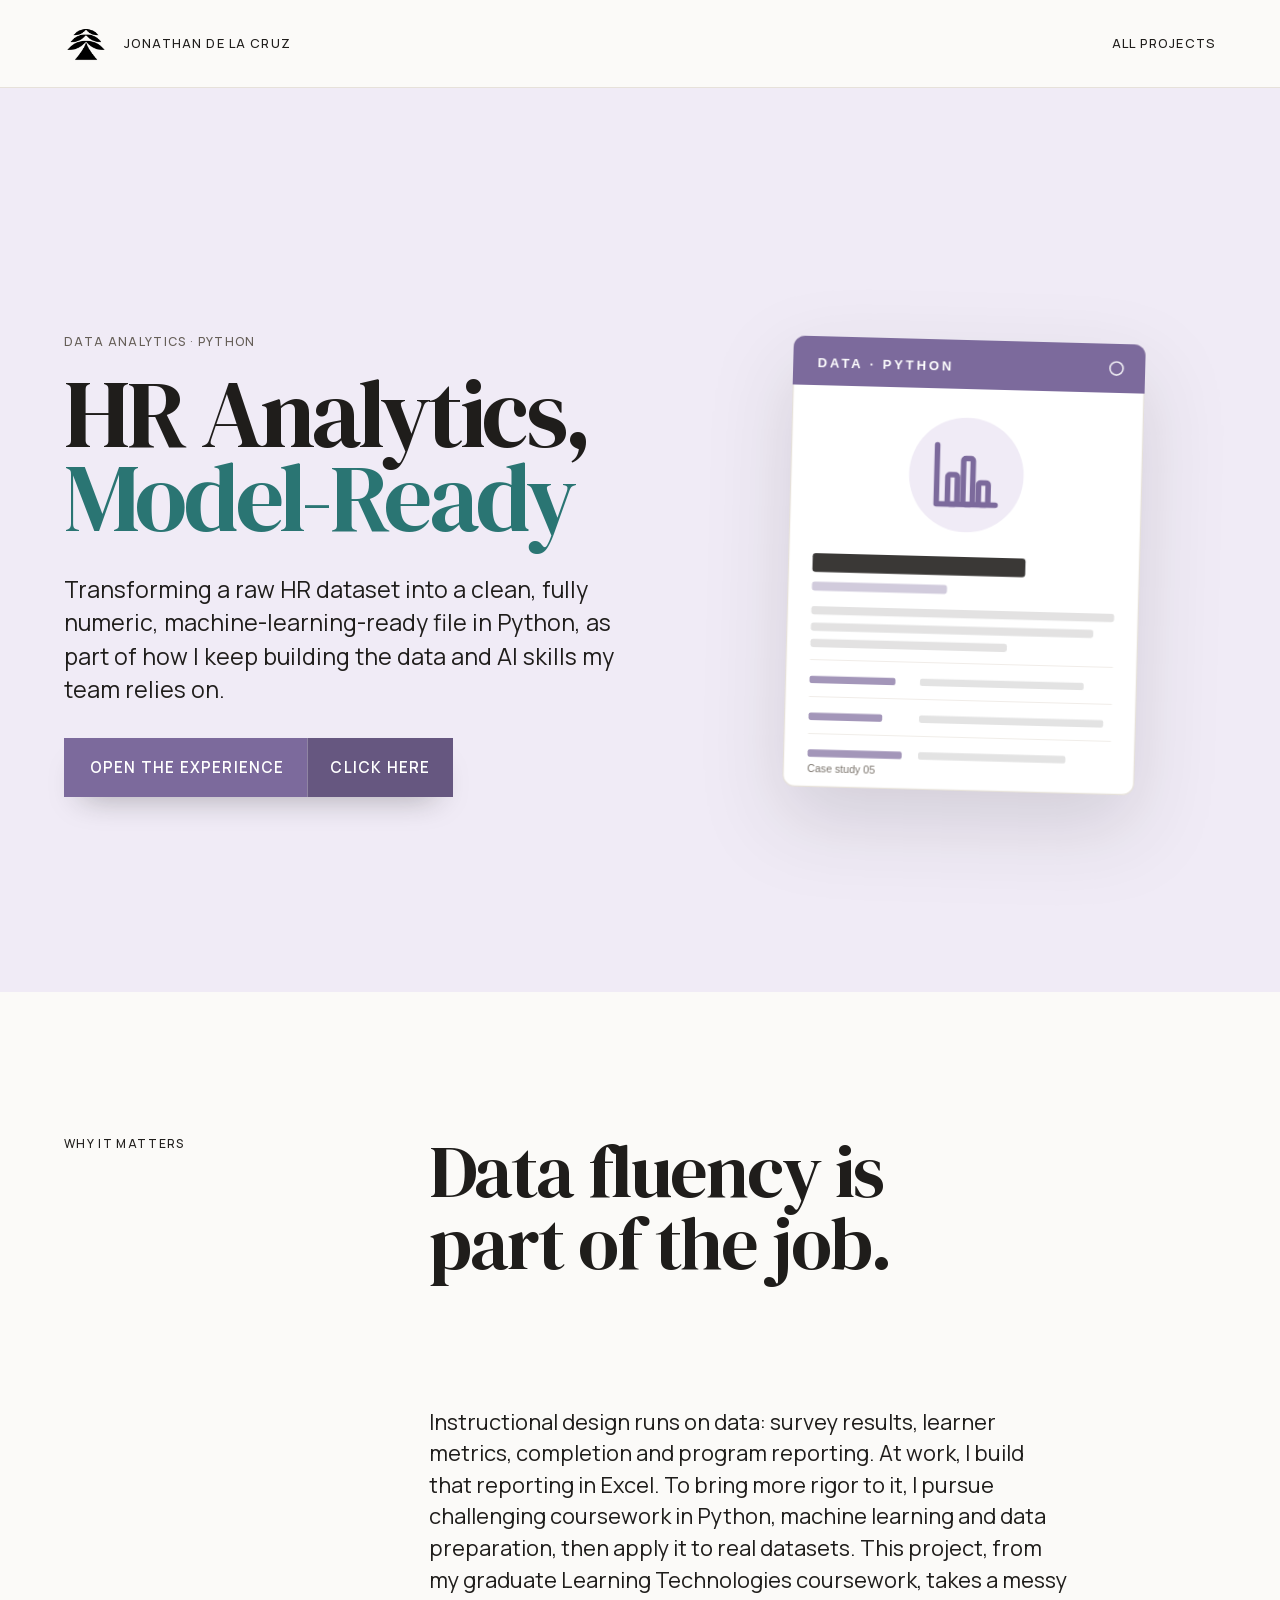
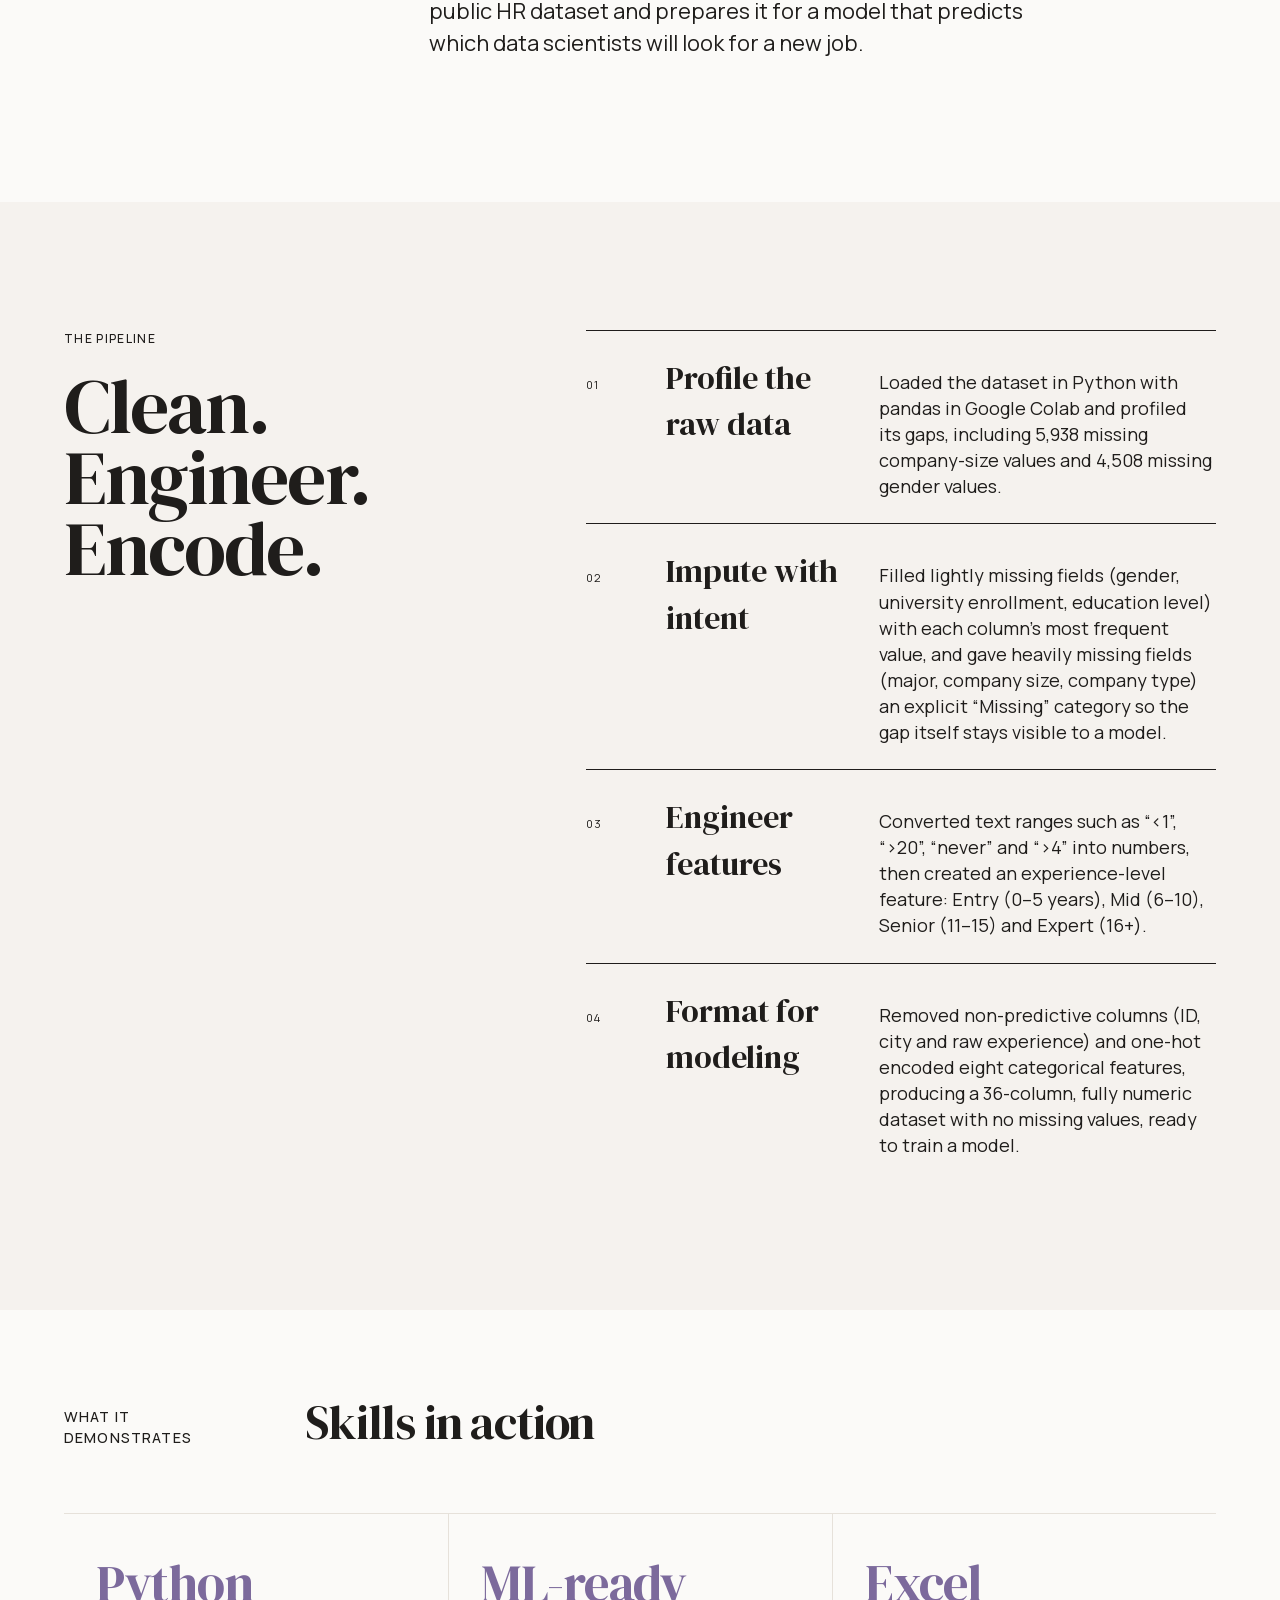
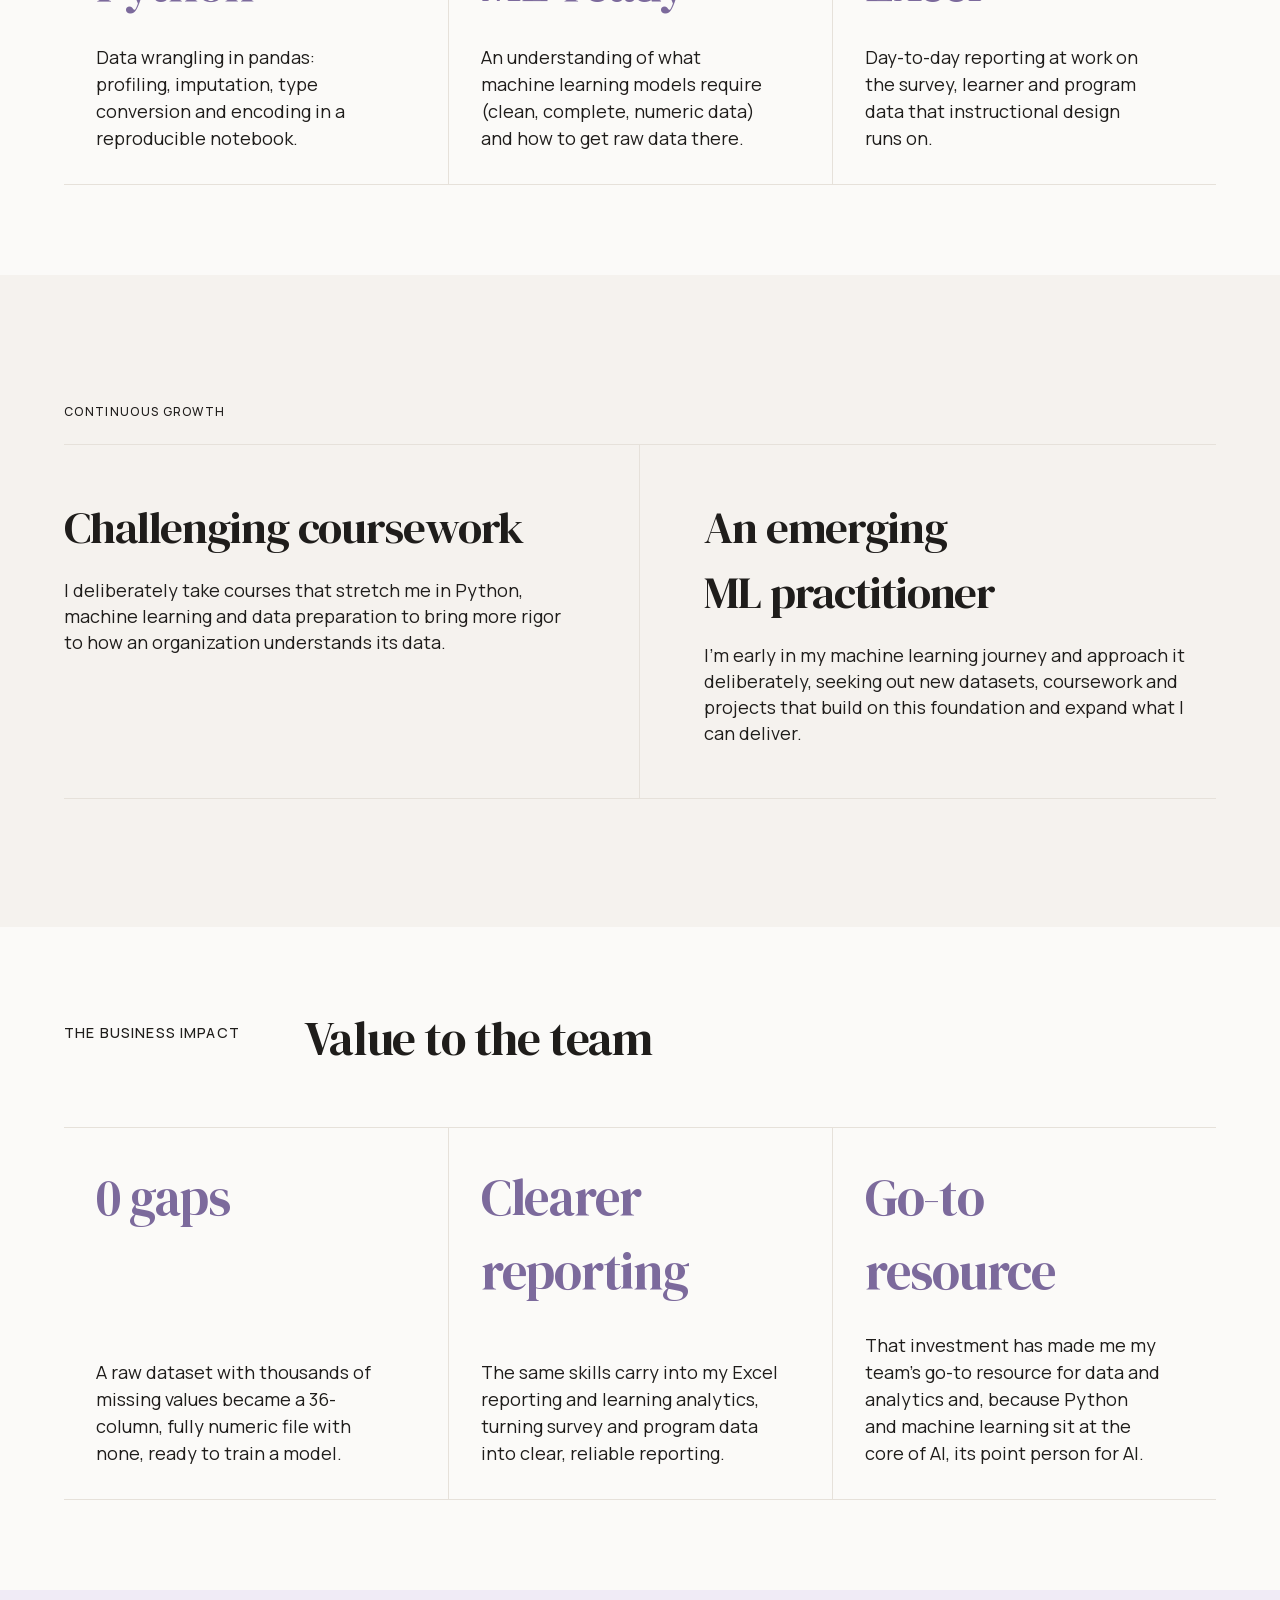
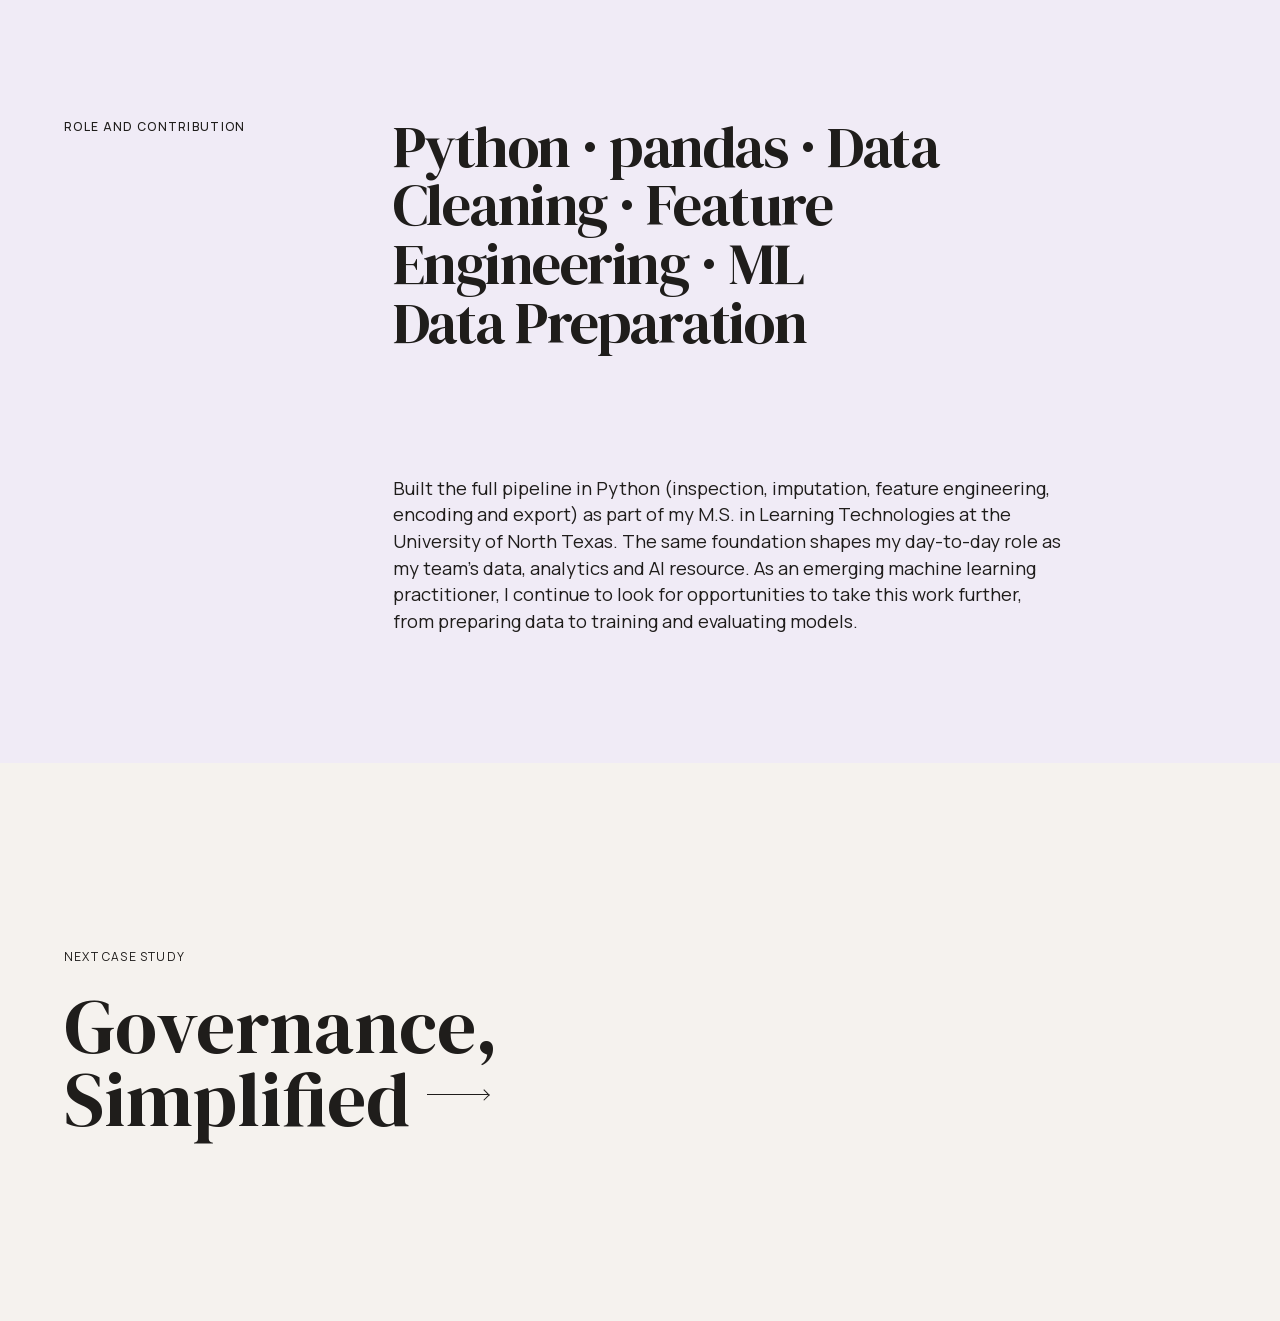
<file: projects/05/index.html>
<!DOCTYPE html>
<html lang="en">
<head>
  <meta charset="UTF-8">
  <meta name="viewport" content="width=device-width, initial-scale=1">
  <meta name="description" content="HR Analytics, Model-Ready: transforming a raw HR dataset into a clean, fully numeric, machine-learning-ready file in Python. A case study by Jonathan De La Cruz.">
  <link rel="icon" type="image/png" href="/brand/logo.png">
  <title>HR Analytics, Model-Ready | Jonathan De La Cruz</title>
  <link rel="stylesheet" href="/_astro/global.C__PRQxV.css?v=2026091131">
</head>
<body class="case-page case-05">
<a class="skip-link" href="#main">Skip to main content</a>

<header class="case-header">
  <a class="case-home" href="/" aria-label="Back to home">
    <img src="/brand/logo.png" alt=""><span>Jonathan De La Cruz</span>
  </a>
  <a href="/#projects">All projects</a>
</header>

<main id="main" tabindex="-1">

  <!-- ============ HERO ============ -->
  <section class="case-hero">
    <div class="case-hero-copy">
      <p class="project-status">Data analytics · Python</p>
      <h1>HR Analytics,<br><em>Model-Ready</em></h1>
      <p class="case-deck">Transforming a raw HR dataset into a clean, fully numeric, machine-learning-ready file in Python, as part of how I keep building the data and AI skills my team relies on.</p>
      <div class="case-actions">
        <!-- Opens the rendered notebook in the modal; the fallback link goes to the original in Google Drive -->
        <button type="button" class="case-button" data-project-modal aria-haspopup="dialog"
                data-video="/files/hr-analytics-notebook.html"
                data-source="https://drive.google.com/file/d/1SNDaXIW06cRSP-M-SgIktvwrudYh_VSO/view"
                data-source-label="View the original notebook in Google Drive ↗"
                data-note="Graduate coursework. The dataset is the public HR Analytics: Job Change of Data Scientists set on Kaggle."><span class="case-button-label">Open the experience</span><span class="case-button-hint" aria-hidden="true">Click here</span></button>
      </div>
    </div>
      <div class="case-card-art" aria-hidden="true">
        <span></span>
        <img src="/images/cards/05.svg" alt="">
      </div>
  </section>

  <!-- ============ WHY IT MATTERS ============ -->
  <section class="case-intro">
    <p class="case-number">Why it matters</p>
    <h2>Data fluency is part of the job.</h2>
    <p>Instructional design runs on data: survey results, learner metrics, completion and program reporting. At work, I build that reporting in Excel. To bring more rigor to it, I pursue challenging coursework in Python, machine learning and data preparation, then apply it to real datasets. This project, from my graduate Learning Technologies coursework, takes a messy public HR dataset and prepares it for a model that predicts which data scientists will look for a new job.</p>
  </section>

  <!-- ============ PIPELINE ============ -->
  <section class="case-process dark-section">
    <div class="process-heading">
      <p class="case-number">The pipeline</p>
      <h2>Clean.<br>Engineer.<br>Encode.</h2>
    </div>
    <ol class="journey-list">
      <li><span>Profile the raw data</span>
        <p>Loaded the dataset in Python with pandas in Google Colab and profiled its gaps, including 5,938 missing company-size values and 4,508 missing gender values.</p>
      </li>
      <li><span>Impute with intent</span>
        <p>Filled lightly missing fields (gender, university enrollment, education level) with each column’s most frequent value, and gave heavily missing fields (major, company size, company type) an explicit “Missing” category so the gap itself stays visible to a model.</p>
      </li>
      <li><span>Engineer features</span>
        <p>Converted text ranges such as “&lt;1”, “&gt;20”, “never” and “&gt;4” into numbers, then created an experience-level feature: Entry (0–5 years), Mid (6–10), Senior (11–15) and Expert (16+).</p>
      </li>
      <li><span>Format for modeling</span>
        <p>Removed non-predictive columns (ID, city and raw experience) and one-hot encoded eight categorical features, producing a 36-column, fully numeric dataset with no missing values, ready to train a model.</p>
      </li>
    </ol>
  </section>

  <!-- ============ SKILLS ============ -->
  <section class="practice case-impact" aria-labelledby="skills-title">
    <div class="practice-intro">
      <p class="section-label">What it demonstrates</p>
      <h2 id="skills-title">Skills in action</h2>
    </div>
    <div class="practice-grid">
      <article class="practice-item">
        <h3>Python</h3>
        <p>Data wrangling in pandas: profiling, imputation, type conversion and encoding in a reproducible notebook.</p>
      </article>
      <article class="practice-item">
        <h3>ML-ready</h3>
        <p>An understanding of what machine learning models require (clean, complete, numeric data) and how to get raw data there.</p>
      </article>
      <article class="practice-item">
        <h3>Excel</h3>
        <p>Day-to-day reporting at work on the survey, learner and program data that instructional design runs on.</p>
      </article>
    </div>
  </section>

  <!-- ============ CONTINUOUS GROWTH ============ -->
  <section class="decision-section section--warm">
    <p class="case-number">Continuous growth</p>
    <div class="decision-grid">
      <article>
        <h3>Challenging coursework</h3>
        <p>I deliberately take courses that stretch me in Python, machine learning and data preparation to bring more rigor to how an organization understands its data.</p>
      </article>
      <article>
        <h3>An emerging ML practitioner</h3>
        <p>I’m early in my machine learning journey and approach it deliberately, seeking out new datasets, coursework and projects that build on this foundation and expand what I can deliver.</p>
      </article>
    </div>
  </section>

  <!-- ============ IMPACT ============ -->
  <section class="practice case-impact" aria-labelledby="impact-title">
    <div class="practice-intro">
      <p class="section-label">The business impact</p>
      <h2 id="impact-title">Value to the team</h2>
    </div>
    <div class="practice-grid">
      <article class="practice-item">
        <h3>0 gaps</h3>
        <p>A raw dataset with thousands of missing values became a 36-column, fully numeric file with none, ready to train a model.</p>
      </article>
      <article class="practice-item">
        <h3>Clearer reporting</h3>
        <p>The same skills carry into my Excel reporting and learning analytics, turning survey and program data into clear, reliable reporting.</p>
      </article>
      <article class="practice-item">
        <h3>Go-to resource</h3>
        <p>That investment has made me my team’s go-to resource for data and analytics and, because Python and machine learning sit at the core of AI, its point person for AI.</p>
      </article>
    </div>
  </section>

  <!-- ============ ROLE ============ -->
  <section class="case-role">
    <p class="case-number">Role and contribution</p>
    <h2>Python · pandas · Data Cleaning · Feature Engineering · ML Data Preparation</h2>
    <p>Built the full pipeline in Python (inspection, imputation, feature engineering, encoding and export) as part of my M.S. in Learning Technologies at the University of North Texas. The same foundation shapes my day-to-day role as my team’s data, analytics and AI resource. As an emerging machine learning practitioner, I continue to look for opportunities to take this work further, from preparing data to training and evaluating models.</p>
  </section>

  <nav class="case-next" aria-label="Project navigation">
    <p>Next case study</p>
    <a href="/projects/06/">Governance, Simplified <span class="ui-arrow" aria-hidden="true"></span></a>
  </nav>

</main>

<script type="module" src="/_astro/project-modal.js?v=2026091131"></script>
</body>
</html>
</file>
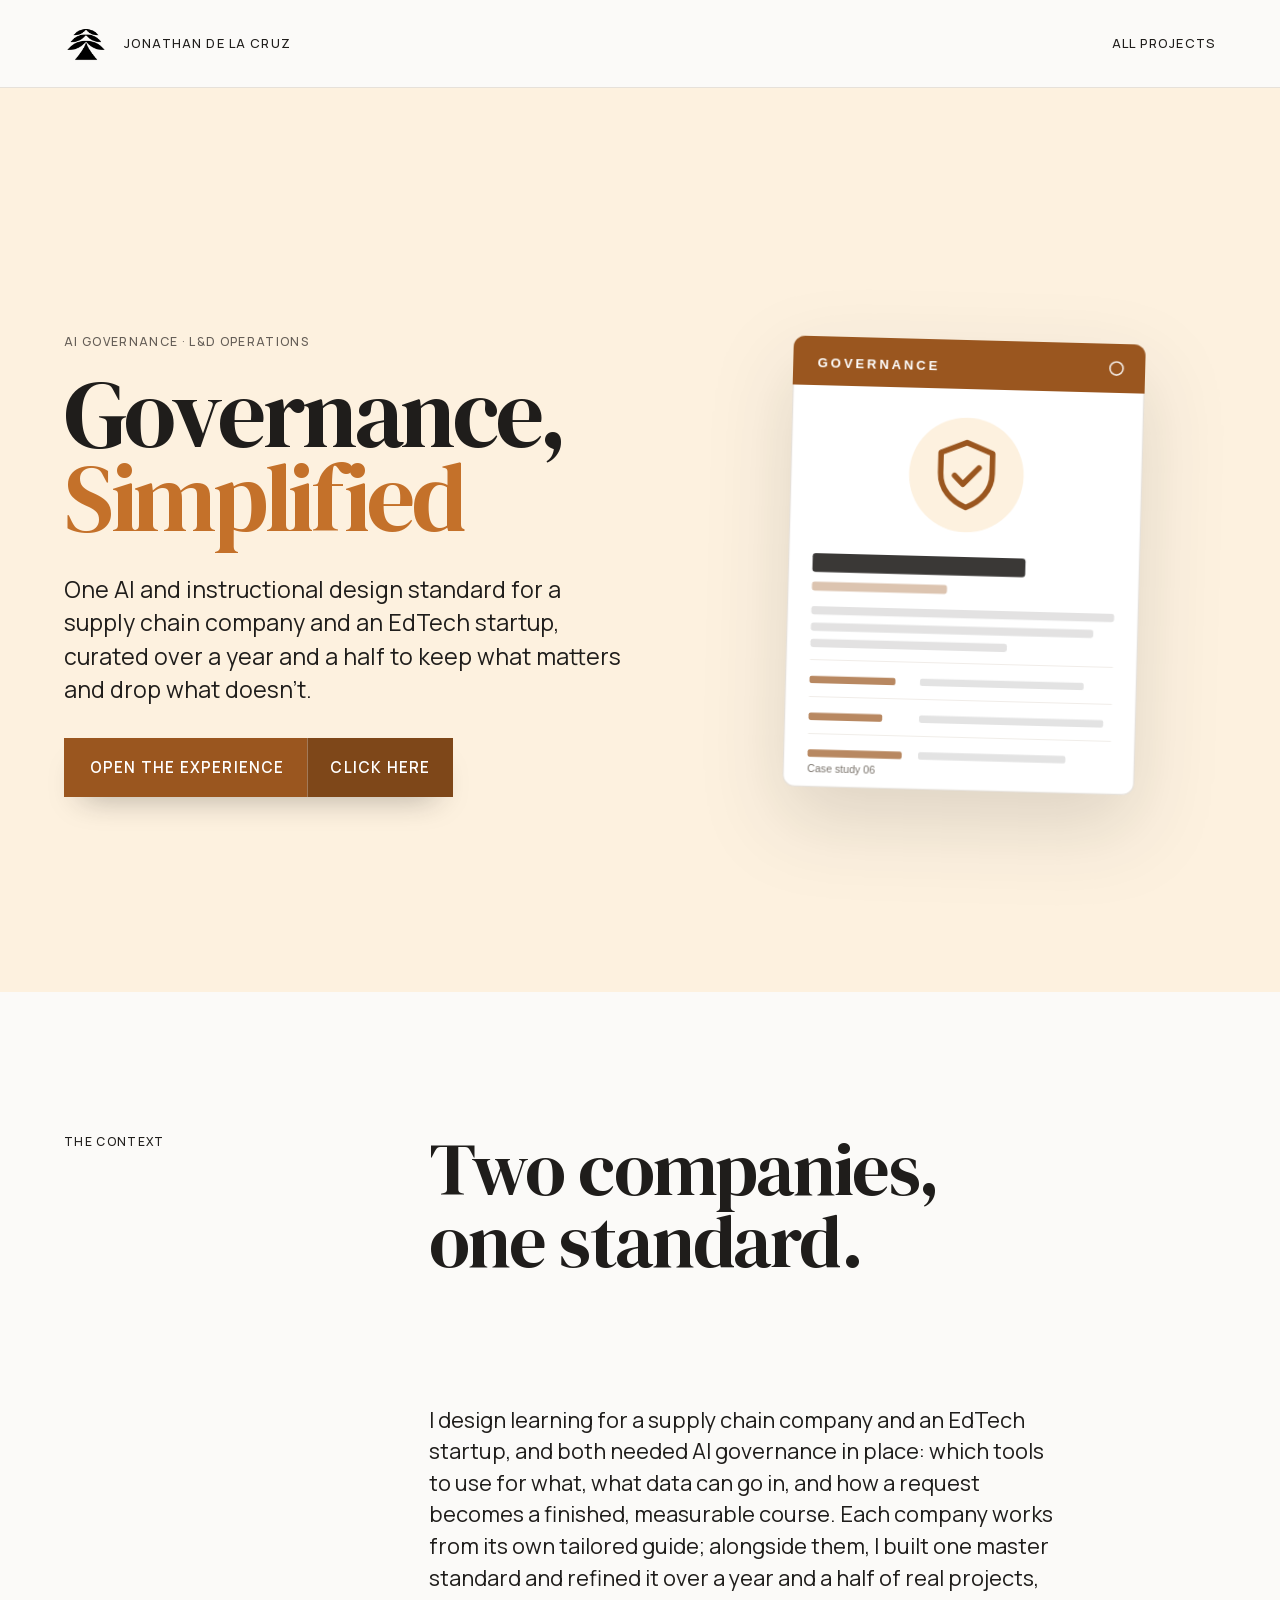
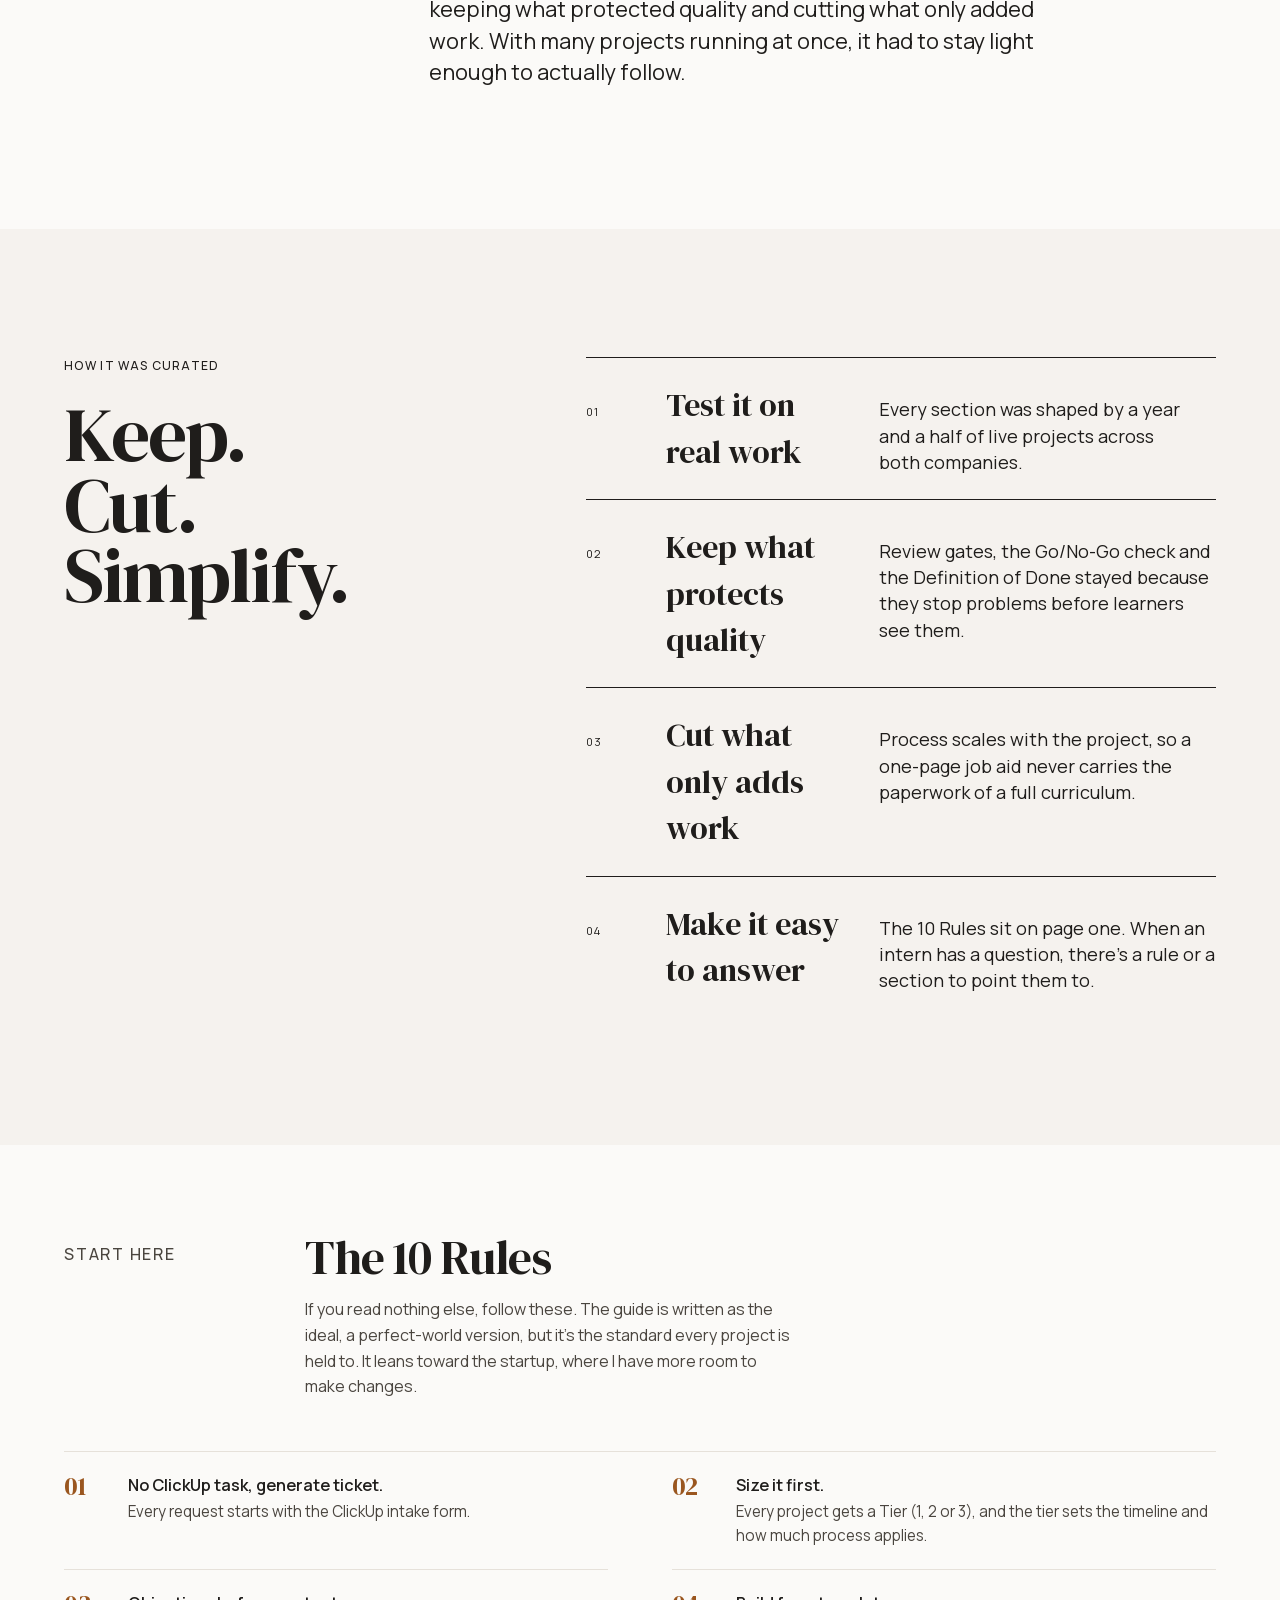
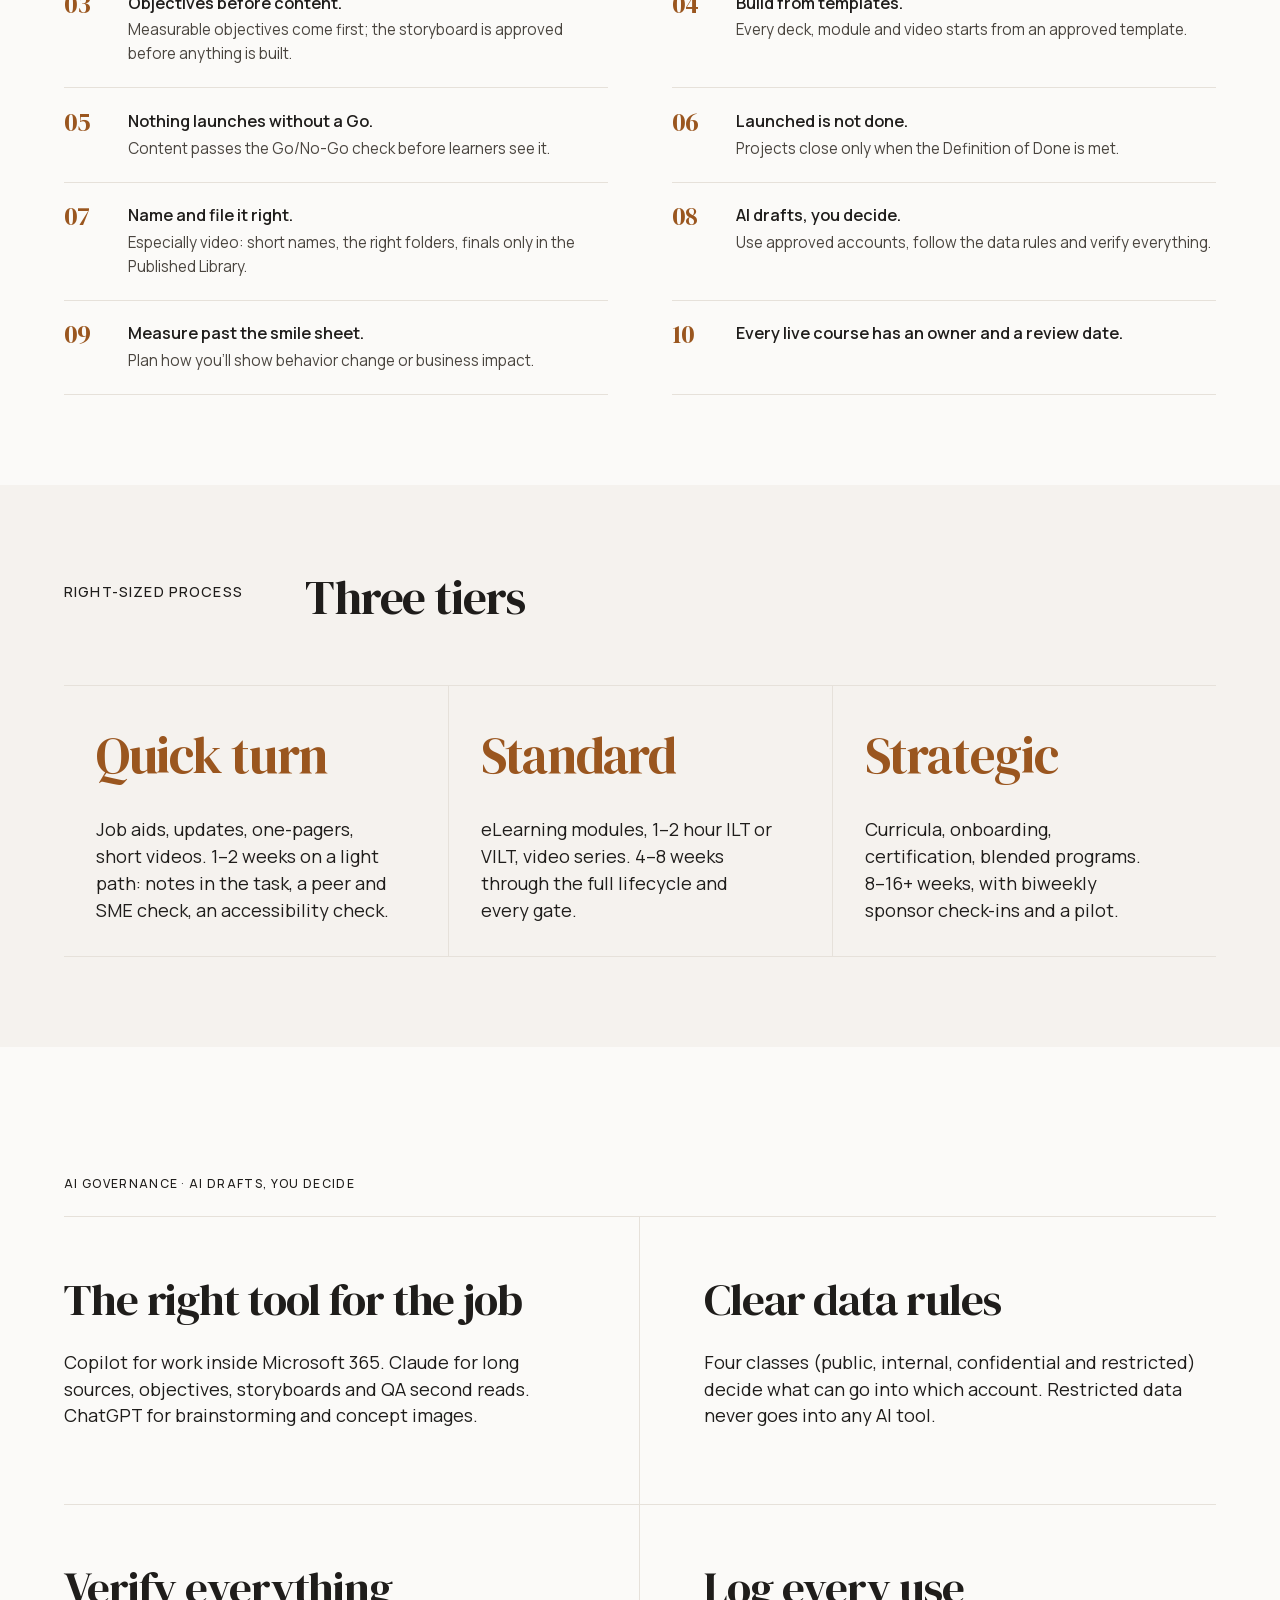
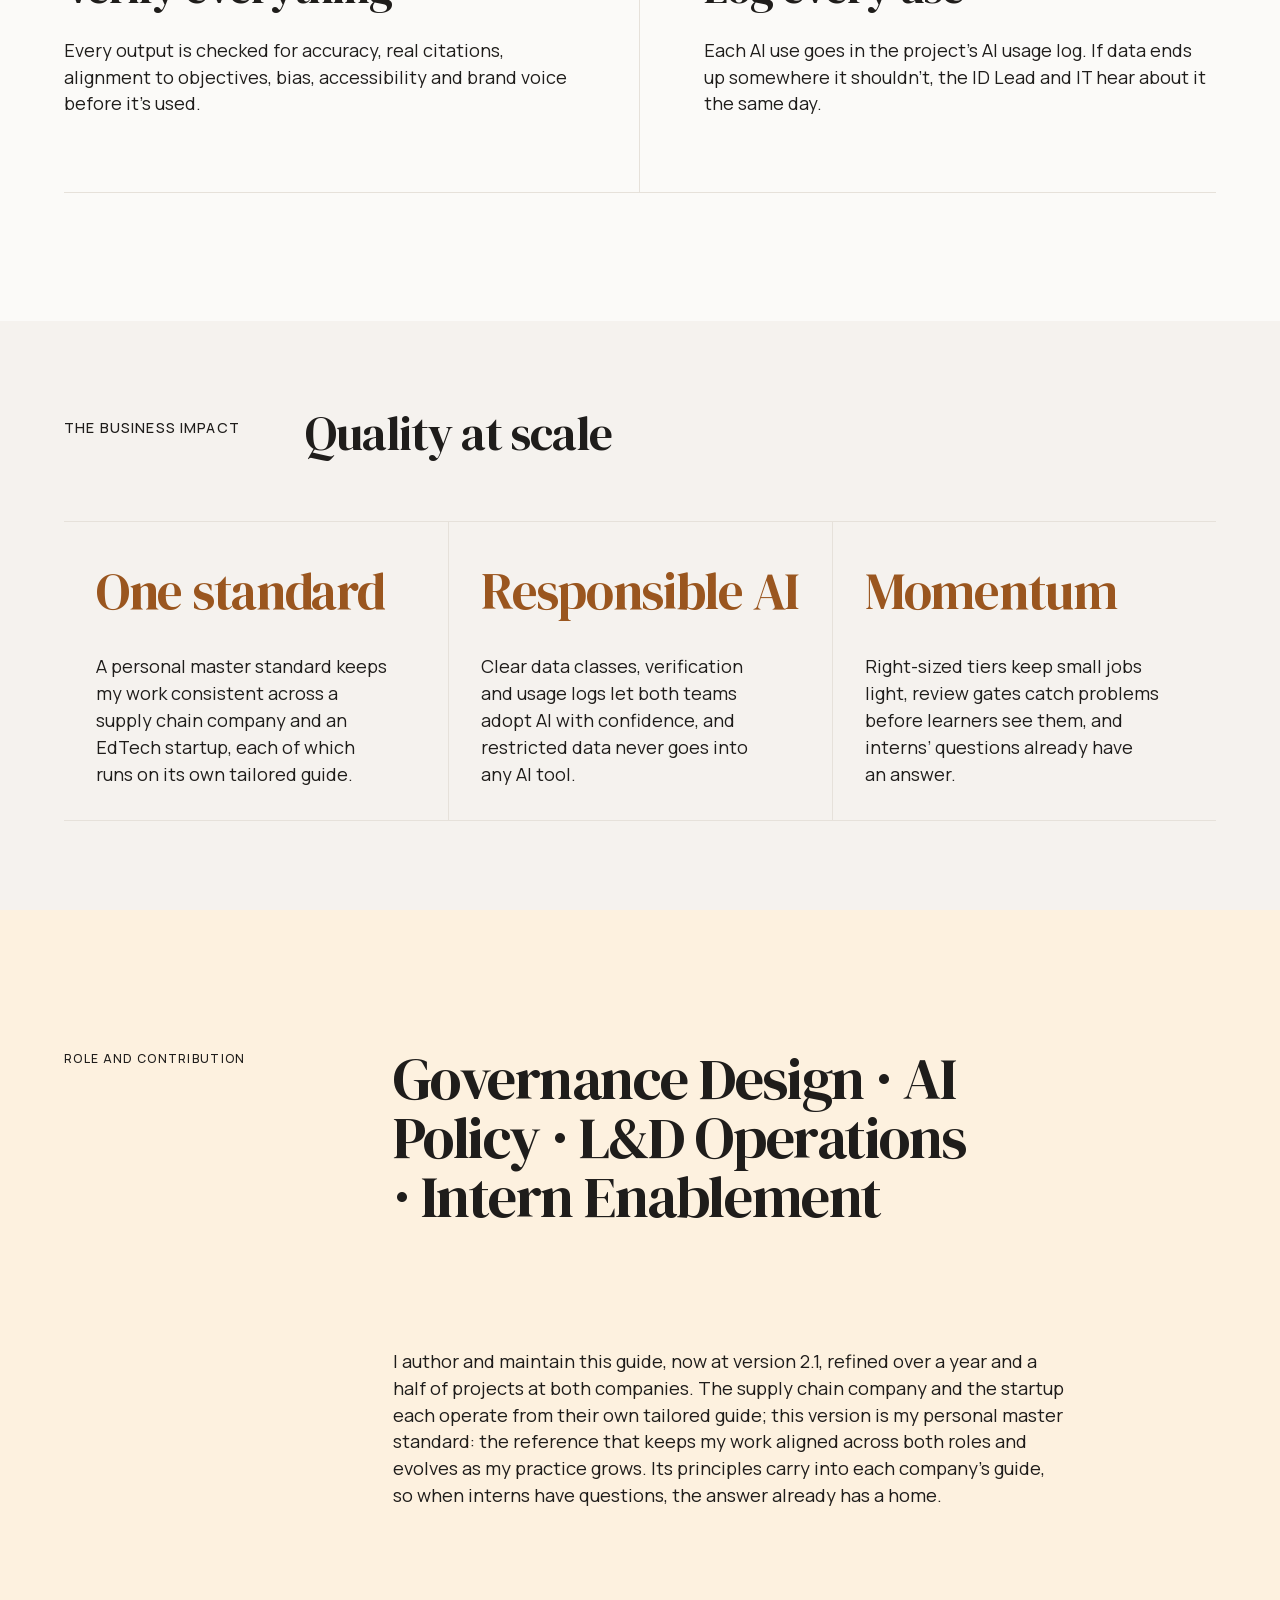
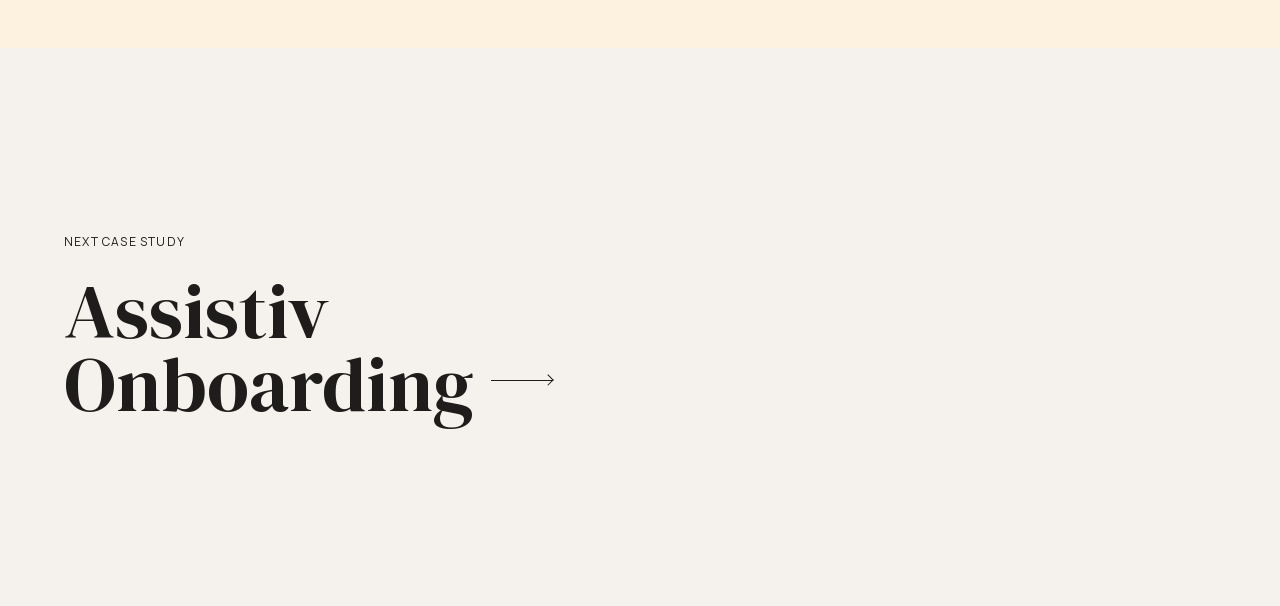
<file: projects/06/index.html>
<!DOCTYPE html>
<html lang="en">
<head>
  <meta charset="UTF-8">
  <meta name="viewport" content="width=device-width, initial-scale=1">
  <meta name="description" content="Governance, Simplified: one AI and instructional design governance standard for a supply chain company and an EdTech startup, curated over a year and a half. A case study by Jonathan De La Cruz.">
  <link rel="icon" type="image/png" href="/brand/logo.png">
  <title>Governance, Simplified | Jonathan De La Cruz</title>
  <link rel="stylesheet" href="/_astro/global.C__PRQxV.css?v=2026091131">
</head>
<body class="case-page case-06">
<a class="skip-link" href="#main">Skip to main content</a>

<header class="case-header">
  <a class="case-home" href="/" aria-label="Back to home">
    <img src="/brand/logo.png" alt=""><span>Jonathan De La Cruz</span>
  </a>
  <a href="/#projects">All projects</a>
</header>

<main id="main" tabindex="-1">

  <!-- ============ HERO ============ -->
  <section class="case-hero">
    <div class="case-hero-copy">
      <p class="project-status">AI governance · L&amp;D operations</p>
      <h1>Governance,<br><em>Simplified</em></h1>
      <p class="case-deck">One AI and instructional design standard for a supply chain company and an EdTech startup, curated over a year and a half to keep what matters and drop what doesn’t.</p>
      <div class="case-actions">
        <!-- Opens the full guide (rendered from the PDF in /files) in the modal -->
        <button type="button" class="case-button" data-project-modal aria-haspopup="dialog"
                data-video="/files/id-governance-guide.html"
                data-note="Disclaimer: shared for portfolio purposes. This guide describes the standard in its ideal, perfect-world form."><span class="case-button-label">Open the experience</span><span class="case-button-hint" aria-hidden="true">Click here</span></button>
      </div>
    </div>
      <div class="case-card-art" aria-hidden="true">
        <span></span>
        <img src="/images/cards/06.svg" alt="">
      </div>
  </section>

  <!-- ============ CONTEXT ============ -->
  <section class="case-intro">
    <p class="case-number">The context</p>
    <h2>Two companies, one standard.</h2>
    <p>I design learning for a supply chain company and an EdTech startup, and both needed AI governance in place: which tools to use for what, what data can go in, and how a request becomes a finished, measurable course. Each company works from its own tailored guide; alongside them, I built one master standard and refined it over a year and a half of real projects, keeping what protected quality and cutting what only added work. With many projects running at once, it had to stay light enough to actually follow.</p>
  </section>

  <!-- ============ CURATION ============ -->
  <section class="case-process case-06-process">
    <div class="process-heading">
      <p class="case-number">How it was curated</p>
      <h2>Keep.<br>Cut.<br>Simplify.</h2>
    </div>
    <ol class="journey-list">
      <li><span>Test it on real work</span>
        <p>Every section was shaped by a year and a half of live projects across both companies.</p>
      </li>
      <li><span>Keep what protects quality</span>
        <p>Review gates, the Go/No-Go check and the Definition of Done stayed because they stop problems before learners see them.</p>
      </li>
      <li><span>Cut what only adds work</span>
        <p>Process scales with the project, so a one-page job aid never carries the paperwork of a full curriculum.</p>
      </li>
      <li><span>Make it easy to answer</span>
        <p>The 10 Rules sit on page one. When an intern has a question, there’s a rule or a section to point them to.</p>
      </li>
    </ol>
  </section>

  <!-- ============ THE 10 RULES ============ -->
  <section class="case-rules" aria-labelledby="rules-title">
    <div class="case-rules-intro">
      <p class="case-number">Start here</p>
      <div>
        <h2 id="rules-title">The 10 Rules</h2>
        <p>If you read nothing else, follow these. The guide is written as the ideal, a perfect-world version, but it’s the standard every project is held to. It leans toward the startup, where I have more room to make changes.</p>
      </div>
    </div>
    <ol class="rule-list">
      <li><div><strong>No ClickUp task, generate ticket.</strong><span>Every request starts with the ClickUp intake form.</span></div></li>
      <li><div><strong>Size it first.</strong><span>Every project gets a Tier (1, 2 or 3), and the tier sets the timeline and how much process applies.</span></div></li>
      <li><div><strong>Objectives before content.</strong><span>Measurable objectives come first; the storyboard is approved before anything is built.</span></div></li>
      <li><div><strong>Build from templates.</strong><span>Every deck, module and video starts from an approved template.</span></div></li>
      <li><div><strong>Nothing launches without a Go.</strong><span>Content passes the Go/No-Go check before learners see it.</span></div></li>
      <li><div><strong>Launched is not done.</strong><span>Projects close only when the Definition of Done is met.</span></div></li>
      <li><div><strong>Name and file it right.</strong><span>Especially video: short names, the right folders, finals only in the Published Library.</span></div></li>
      <li><div><strong>AI drafts, you decide.</strong><span>Use approved accounts, follow the data rules and verify everything.</span></div></li>
      <li><div><strong>Measure past the smile sheet.</strong><span>Plan how you’ll show behavior change or business impact.</span></div></li>
      <li><div><strong>Every live course has an owner and a review date.</strong></div></li>
    </ol>
  </section>

  <!-- ============ TIERS ============ -->
  <section class="practice case-impact section--warm" aria-labelledby="tiers-title">
    <div class="practice-intro">
      <p class="section-label">Right-sized process</p>
      <h2 id="tiers-title">Three tiers</h2>
    </div>
    <div class="practice-grid">
      <article class="practice-item">
        <h3>Quick turn</h3>
        <p>Job aids, updates, one-pagers, short videos. 1–2 weeks on a light path: notes in the task, a peer and SME check, an accessibility check.</p>
      </article>
      <article class="practice-item">
        <h3>Standard</h3>
        <p>eLearning modules, 1–2 hour ILT or VILT, video series. 4–8 weeks through the full lifecycle and every gate.</p>
      </article>
      <article class="practice-item">
        <h3>Strategic</h3>
        <p>Curricula, onboarding, certification, blended programs. 8–16+ weeks, with biweekly sponsor check-ins and a pilot.</p>
      </article>
    </div>
  </section>

  <!-- ============ AI GOVERNANCE ============ -->
  <section class="decision-section">
    <p class="case-number">AI governance · AI drafts, you decide</p>
    <div class="decision-grid">
      <article>
        <h3>The right tool for the job</h3>
        <p>Copilot for work inside Microsoft 365. Claude for long sources, objectives, storyboards and QA second reads. ChatGPT for brainstorming and concept images.</p>
      </article>
      <article>
        <h3>Clear data rules</h3>
        <p>Four classes (public, internal, confidential and restricted) decide what can go into which account. Restricted data never goes into any AI tool.</p>
      </article>
      <article>
        <h3>Verify everything</h3>
        <p>Every output is checked for accuracy, real citations, alignment to objectives, bias, accessibility and brand voice before it’s used.</p>
      </article>
      <article>
        <h3>Log every use</h3>
        <p>Each AI use goes in the project’s AI usage log. If data ends up somewhere it shouldn’t, the ID Lead and IT hear about it the same day.</p>
      </article>
    </div>
  </section>

  <!-- ============ IMPACT ============ -->
  <section class="practice case-impact section--warm" aria-labelledby="impact-title">
    <div class="practice-intro">
      <p class="section-label">The business impact</p>
      <h2 id="impact-title">Quality at scale</h2>
    </div>
    <div class="practice-grid">
      <article class="practice-item">
        <h3>One standard</h3>
        <p>A personal master standard keeps my work consistent across a supply chain company and an EdTech startup, each of which runs on its own tailored guide.</p>
      </article>
      <article class="practice-item">
        <h3>Responsible AI</h3>
        <p>Clear data classes, verification and usage logs let both teams adopt AI with confidence, and restricted data never goes into any AI tool.</p>
      </article>
      <article class="practice-item">
        <h3>Momentum</h3>
        <p>Right-sized tiers keep small jobs light, review gates catch problems before learners see them, and interns’ questions already have an answer.</p>
      </article>
    </div>
  </section>

  <!-- ============ ROLE ============ -->
  <section class="case-role">
    <p class="case-number">Role and contribution</p>
    <h2>Governance Design · AI Policy · L&amp;D Operations · Intern Enablement</h2>
    <p>I author and maintain this guide, now at version 2.1, refined over a year and a half of projects at both companies. The supply chain company and the startup each operate from their own tailored guide; this version is my personal master standard: the reference that keeps my work aligned across both roles and evolves as my practice grows. Its principles carry into each company’s guide, so when interns have questions, the answer already has a home.</p>
  </section>

  <nav class="case-next" aria-label="Project navigation">
    <p>Next case study</p>
    <a href="/projects/01/">Assistiv Onboarding <span class="ui-arrow" aria-hidden="true"></span></a>
  </nav>

</main>

<script type="module" src="/_astro/project-modal.js?v=2026091131"></script>
</body>
</html>
</file>
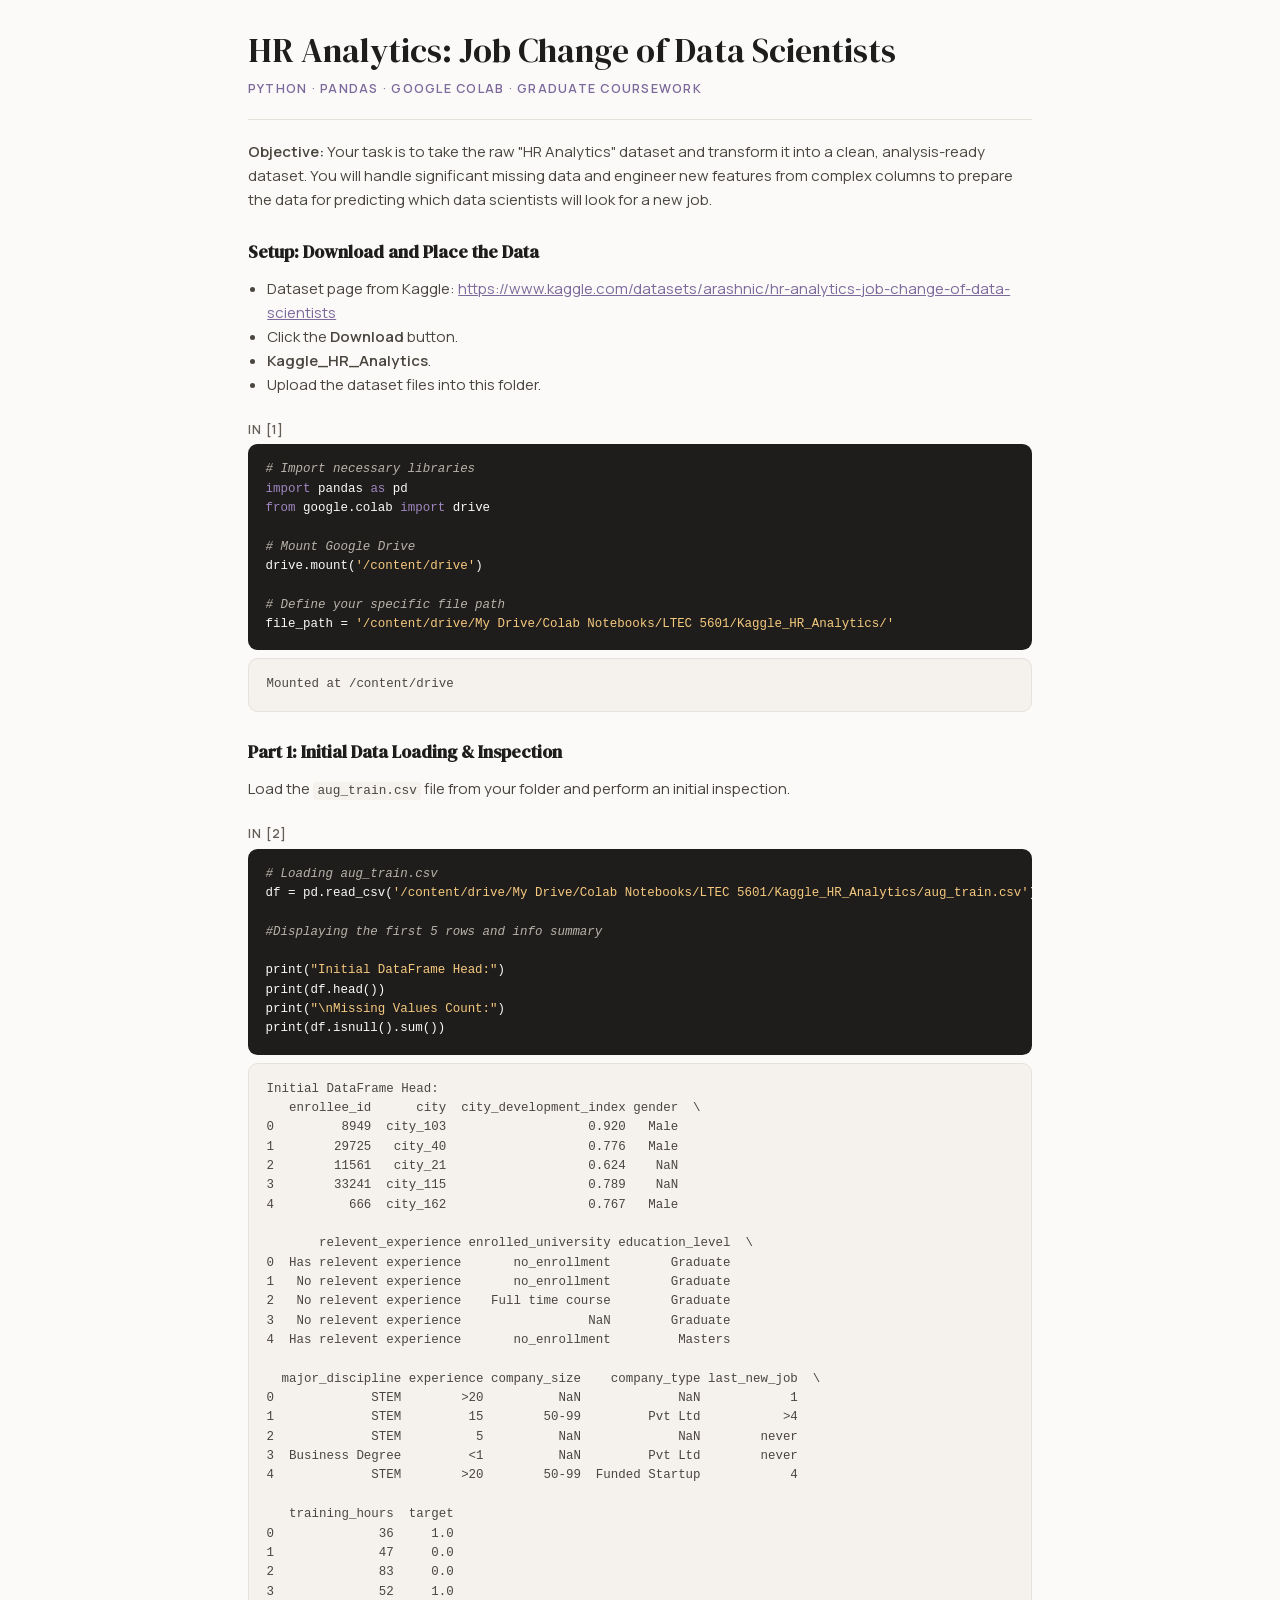
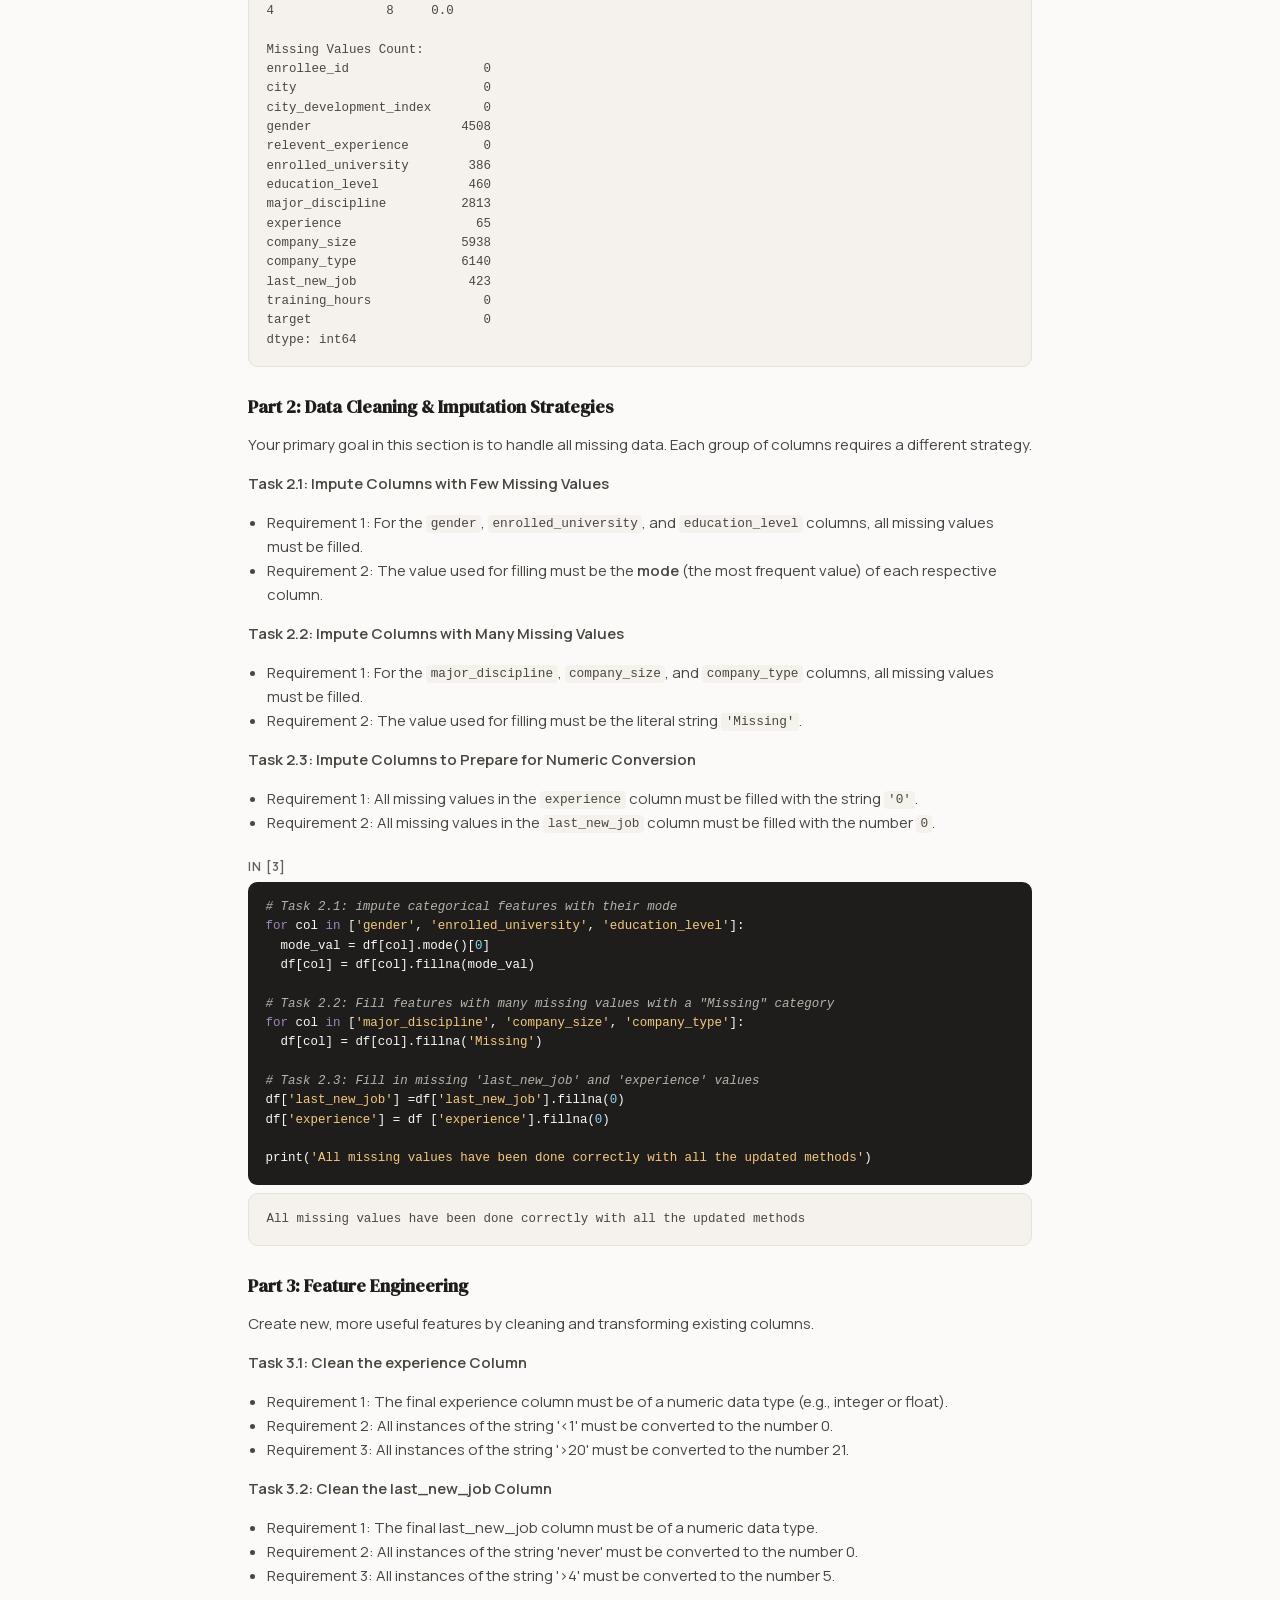
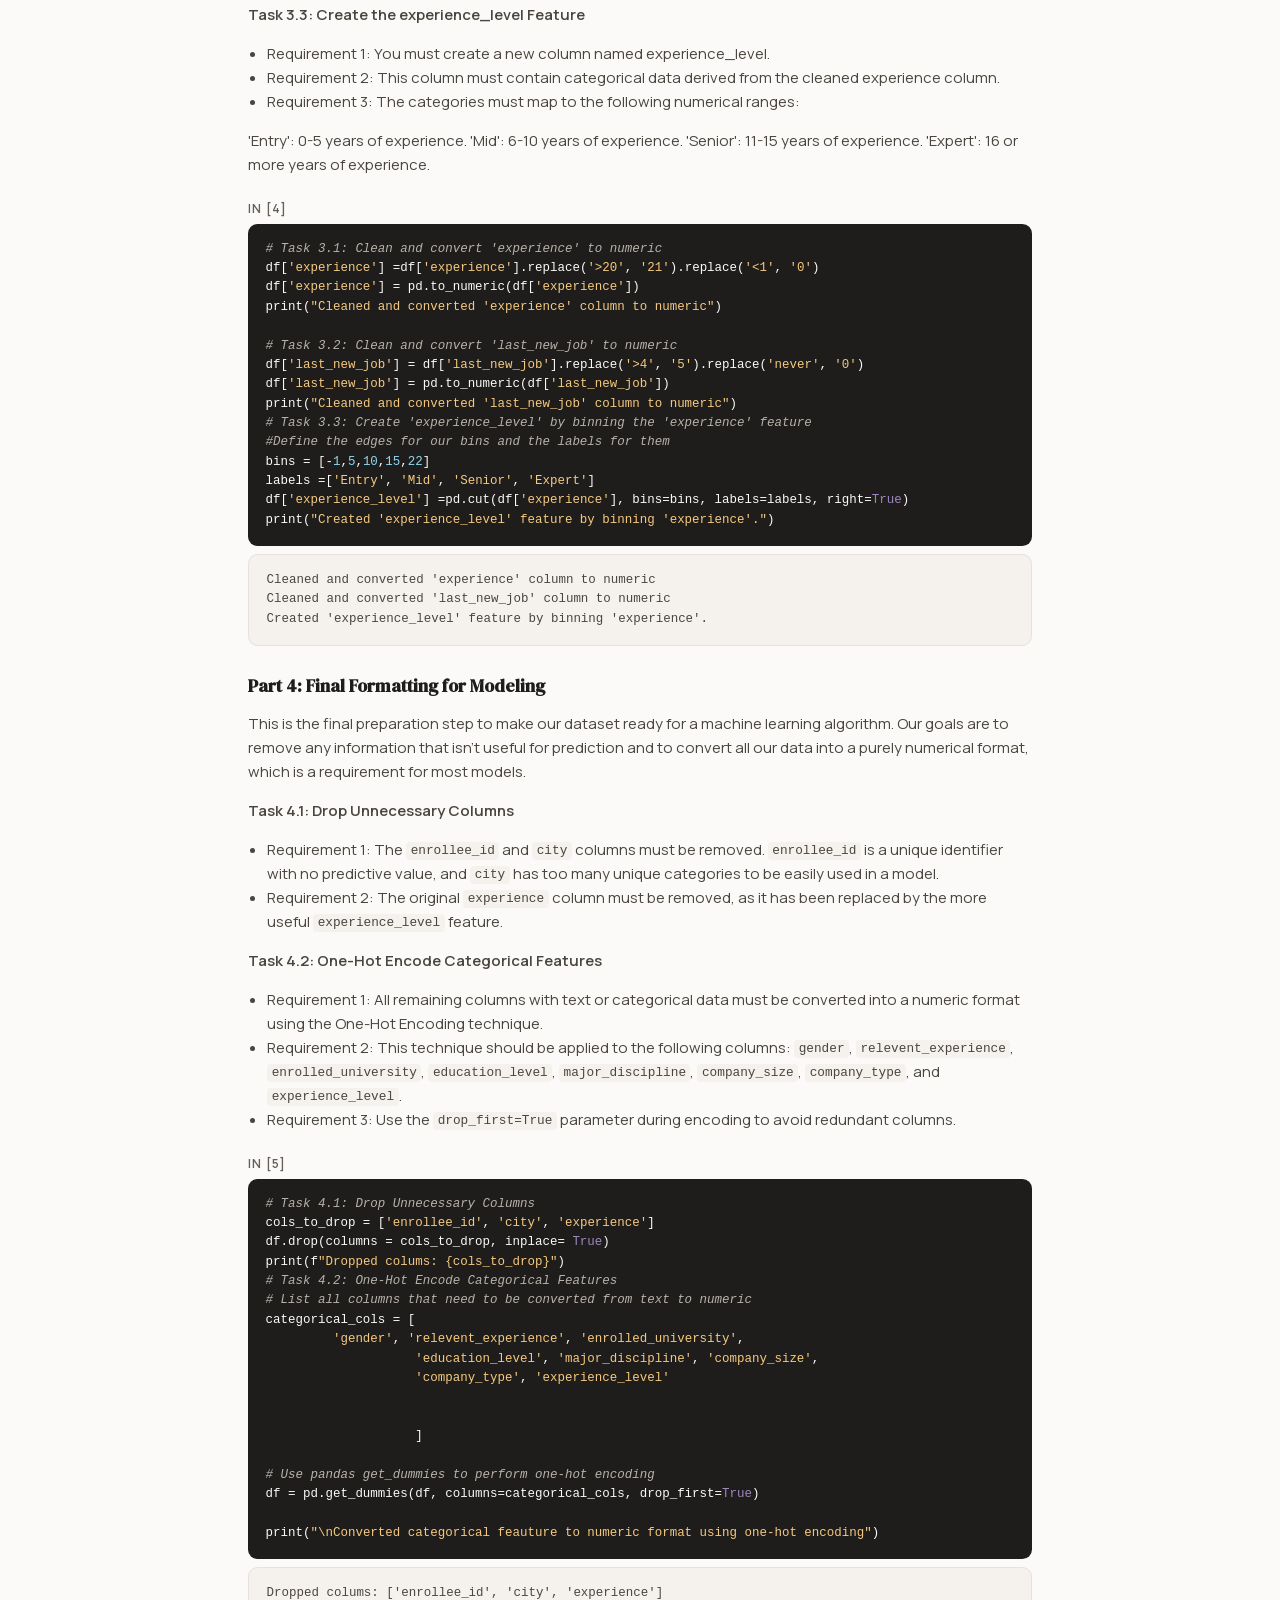
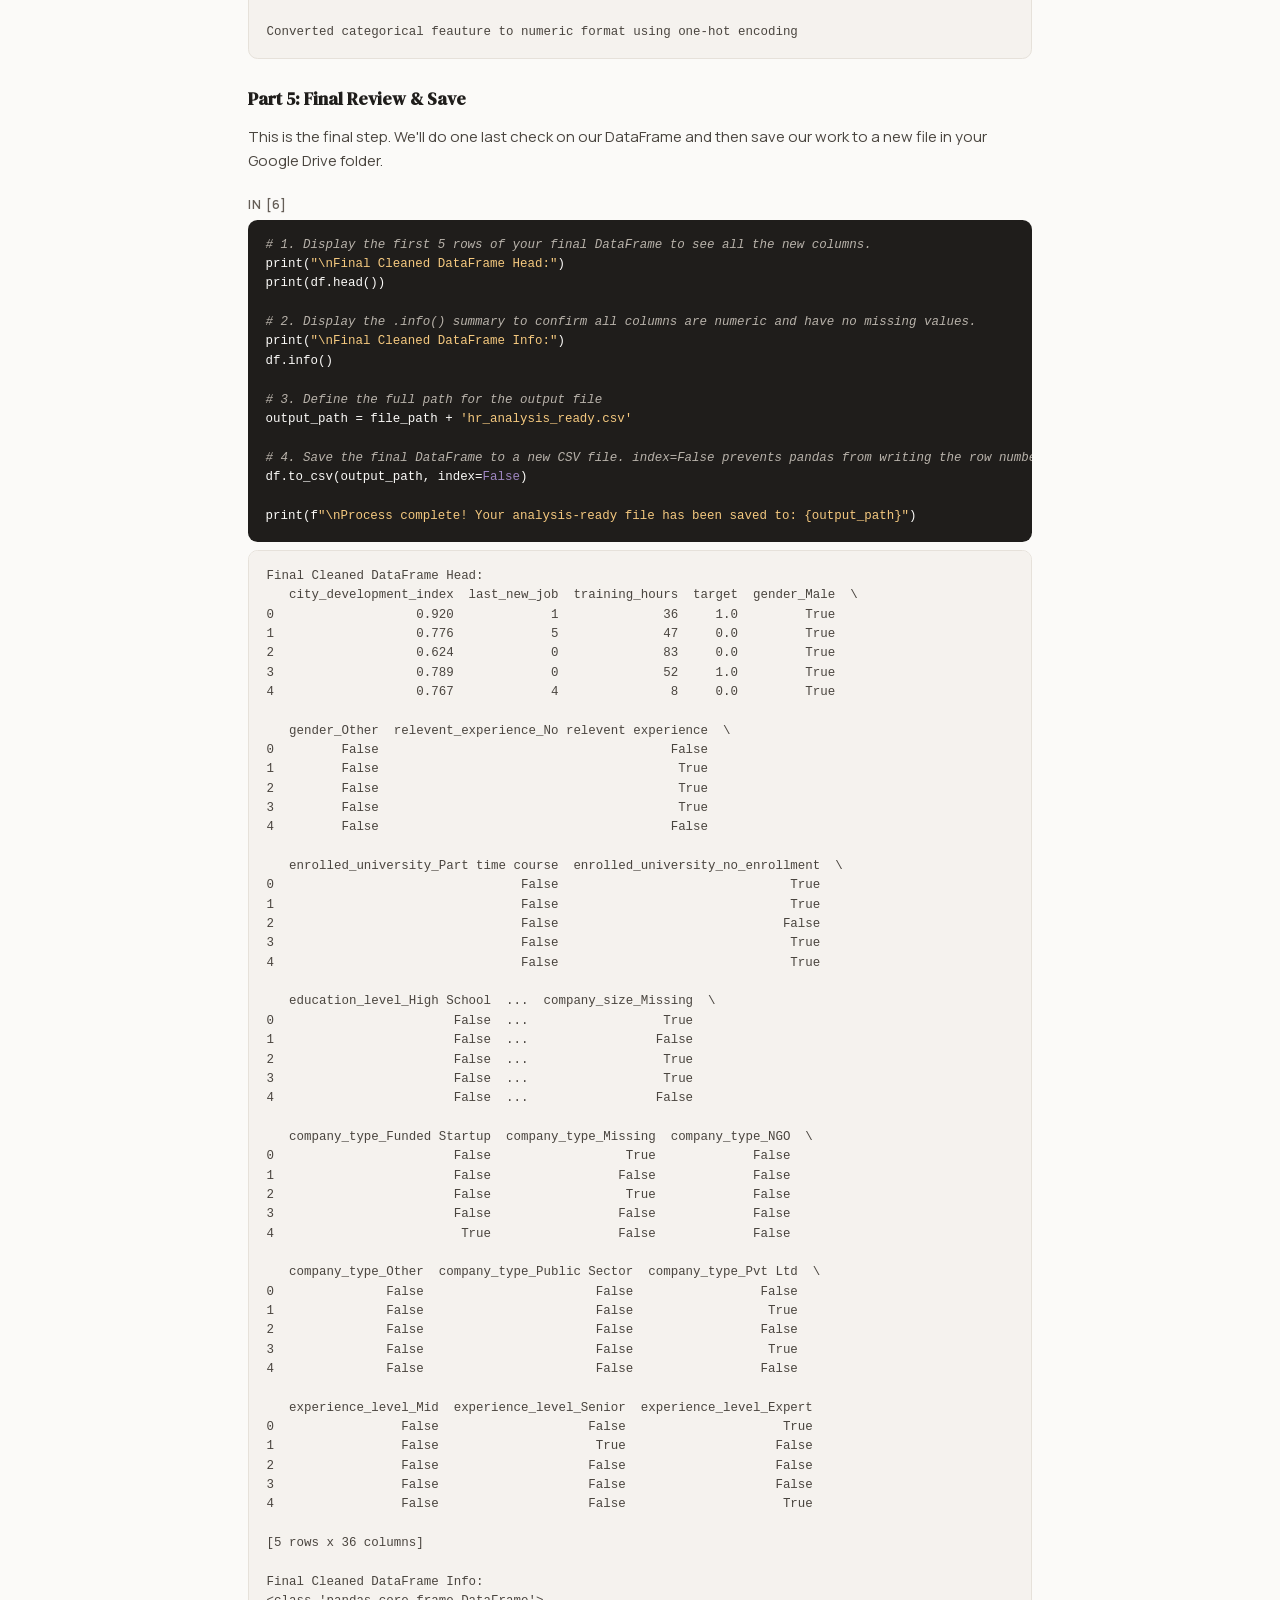
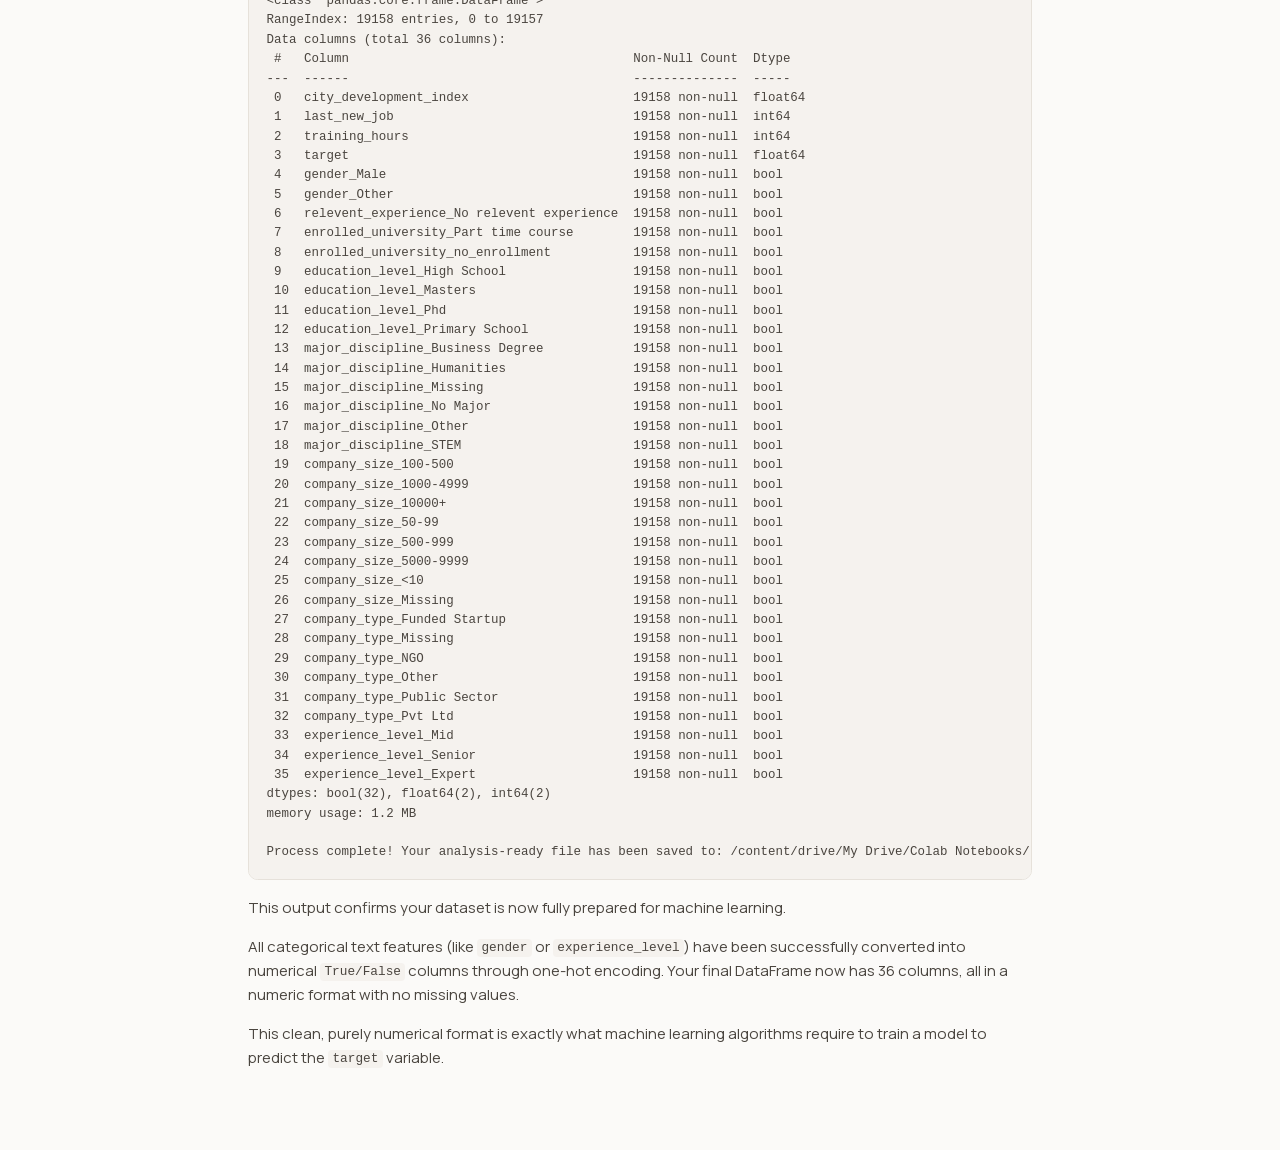
<file: files/hr-analytics-notebook.html>
<!DOCTYPE html>
<html lang="en">
<head>
<meta charset="UTF-8">
<meta name="viewport" content="width=device-width, initial-scale=1">
<title>HR Analytics notebook | Jonathan De La Cruz</title>
<!-- Rendered from the original Colab notebook for display in the portfolio. -->
<style>
@font-face{font-family:Manrope;src:url(/_astro/manrope-latin-normal.woff2) format("woff2");font-weight:400 600;font-display:swap}
@font-face{font-family:"DM Serif Display";src:url(/_astro/dm-serif-display-latin-400-normal.woff2) format("woff2");font-display:swap}
:root{--paper:#FBFAF8;--warm:#F5F2EE;--line:#E6E1DA;--ink:#1F1D1B;--ink2:#4A453F;--ink3:#655E57;--plum:#7C6A9C}
*{box-sizing:border-box}
body{margin:0;background:var(--paper);color:var(--ink);font:15px/1.6 Manrope,system-ui,sans-serif}
main{max-width:52rem;margin:0 auto;padding:2rem 1.5rem 4rem}
header{border-bottom:1px solid var(--line);padding-bottom:1.25rem;margin-bottom:1.25rem}
h1{margin:0;font:400 clamp(1.6rem,4vw,2.1rem)/1.1 "DM Serif Display",Georgia,serif}
.meta{margin:.6rem 0 0;font-size:.72rem;font-weight:600;letter-spacing:.1em;text-transform:uppercase;color:var(--plum)}
h2,h3,h4{margin:1.9rem 0 .5rem;font-family:"DM Serif Display",Georgia,serif;font-weight:400;line-height:1.15}
h2{font-size:1.55rem} h3{font-size:1.3rem} h4{font-size:1.1rem}
p,li{color:var(--ink2)} ul{padding-left:1.2rem}
code{font:.85em ui-monospace,Menlo,Consolas,monospace;background:var(--warm);padding:.1em .35em;border-radius:4px}
a{color:var(--plum)}
.cell{margin:1rem 0}
.label{margin:1.4rem 0 .35rem;font-size:.68rem;font-weight:600;letter-spacing:.1em;text-transform:uppercase;color:var(--ink3)}
pre{margin:0;padding:1rem 1.1rem;overflow-x:auto;border-radius:.6rem;font:.78rem/1.55 ui-monospace,Menlo,Consolas,monospace;tab-size:4}
pre.code{background:#1F1D1B;color:#FBFAF8}
pre.out{margin-top:.5rem;background:var(--warm);color:var(--ink2);border:1px solid var(--line)}
.t-c{color:#B8B2AA;font-style:italic} .t-s{color:#F5C97F} .t-k{color:#9E86C0} .t-n{color:#8FD6F0}
html{-webkit-text-size-adjust:100%;text-size-adjust:100%} .meta{font-size:.78rem} .label{font-size:.75rem} p,li{overflow-wrap:break-word} a{overflow-wrap:anywhere} pre:focus-visible{outline:3px solid var(--plum);outline-offset:2px}
h2.h4{font-size:1.1rem}
</style>
</head>
<body>
<main>
<header>
  <h1>HR Analytics: Job Change of Data Scientists</h1>
  <p class="meta">Python · pandas · Google Colab · graduate coursework</p>
</header>
<section class="cell md"><p><strong>Objective:</strong> Your task is to take the raw &quot;HR Analytics&quot; dataset and transform it into a clean, analysis-ready dataset. You will handle significant missing data and engineer new features from complex columns to prepare the data for predicting which data scientists will look for a new job.</p></section>
<section class="cell md"><h2 class="h4"><strong>Setup: Download and Place the Data</strong></h2>
<ul>
<li>Dataset page from Kaggle: <a href="https://www.kaggle.com/datasets/arashnic/hr-analytics-job-change-of-data-scientists" target="_blank" rel="noopener">https://www.kaggle.com/datasets/arashnic/hr-analytics-job-change-of-data-scientists</a></li>
<li>Click the <strong>Download</strong> button.</li>
<li><strong>Kaggle_HR_Analytics</strong>.</li>
<li>Upload the dataset files into this folder.</li>
</ul></section>
<section class="cell code-cell"><p class="label">In [1]</p><pre tabindex="0" class="code"><span class="t-c"># Import necessary libraries</span>
<span class="t-k">import</span> pandas <span class="t-k">as</span> pd
<span class="t-k">from</span> google.colab <span class="t-k">import</span> drive

<span class="t-c"># Mount Google Drive</span>
drive.mount(<span class="t-s">&#x27;/content/drive&#x27;</span>)

<span class="t-c"># Define your specific file path</span>
file_path = <span class="t-s">&#x27;/content/drive/My Drive/Colab Notebooks/LTEC 5601/Kaggle_HR_Analytics/&#x27;</span></pre><pre tabindex="0" class="out">Mounted at /content/drive</pre></section>
<section class="cell md"><h2 class="h4"><strong>Part 1: Initial Data Loading &amp; Inspection</strong></h2>
<p>Load the <code>aug_train.csv</code> file from your folder and perform an initial inspection.</p></section>
<section class="cell code-cell"><p class="label">In [2]</p><pre tabindex="0" class="code"><span class="t-c"># Loading aug_train.csv</span>
df = pd.read_csv(<span class="t-s">&#x27;/content/drive/My Drive/Colab Notebooks/LTEC 5601/Kaggle_HR_Analytics/aug_train.csv&#x27;</span>)

<span class="t-c">#Displaying the first 5 rows and info summary</span>

print(<span class="t-s">&quot;Initial DataFrame Head:&quot;</span>)
print(df.head())
print(<span class="t-s">&quot;\nMissing Values Count:&quot;</span>)
print(df.isnull().sum())</pre><pre tabindex="0" class="out">Initial DataFrame Head:
   enrollee_id      city  city_development_index gender  \
0         8949  city_103                   0.920   Male   
1        29725   city_40                   0.776   Male   
2        11561   city_21                   0.624    NaN   
3        33241  city_115                   0.789    NaN   
4          666  city_162                   0.767   Male   

       relevent_experience enrolled_university education_level  \
0  Has relevent experience       no_enrollment        Graduate   
1   No relevent experience       no_enrollment        Graduate   
2   No relevent experience    Full time course        Graduate   
3   No relevent experience                 NaN        Graduate   
4  Has relevent experience       no_enrollment         Masters   

  major_discipline experience company_size    company_type last_new_job  \
0             STEM        &gt;20          NaN             NaN            1   
1             STEM         15        50-99         Pvt Ltd           &gt;4   
2             STEM          5          NaN             NaN        never   
3  Business Degree         &lt;1          NaN         Pvt Ltd        never   
4             STEM        &gt;20        50-99  Funded Startup            4   

   training_hours  target  
0              36     1.0  
1              47     0.0  
2              83     0.0  
3              52     1.0  
4               8     0.0  

Missing Values Count:
enrollee_id                  0
city                         0
city_development_index       0
gender                    4508
relevent_experience          0
enrolled_university        386
education_level            460
major_discipline          2813
experience                  65
company_size              5938
company_type              6140
last_new_job               423
training_hours               0
target                       0
dtype: int64</pre></section>
<section class="cell md"><h2 class="h4"><strong>Part 2: Data Cleaning &amp; Imputation Strategies</strong></h2>
<p>Your primary goal in this section is to handle all missing data. Each group of columns requires a different strategy.</p>
<p><strong>Task 2.1: Impute Columns with Few Missing Values</strong></p>
<ul>
<li>Requirement 1: For the <code>gender</code>, <code>enrolled_university</code>, and <code>education_level</code> columns, all missing values must be filled.</li>
<li>Requirement 2: The value used for filling must be the <strong>mode</strong> (the most frequent value) of each respective column.</li>
</ul>
<p><strong>Task 2.2: Impute Columns with Many Missing Values</strong></p>
<ul>
<li>Requirement 1: For the <code>major_discipline</code>, <code>company_size</code>, and <code>company_type</code> columns, all missing values must be filled.</li>
<li>Requirement 2: The value used for filling must be the literal string <code>&#x27;Missing&#x27;</code>.</li>
</ul>
<p><strong>Task 2.3: Impute Columns to Prepare for Numeric Conversion</strong></p>
<ul>
<li>Requirement 1: All missing values in the <code>experience</code> column must be filled with the string <code>&#x27;0&#x27;</code>.</li>
<li>Requirement 2: All missing values in the <code>last_new_job</code> column must be filled with the number <code>0</code>.</li>
</ul></section>
<section class="cell code-cell"><p class="label">In [3]</p><pre tabindex="0" class="code"><span class="t-c"># Task 2.1: impute categorical features with their mode</span>
<span class="t-k">for</span> col <span class="t-k">in</span> [<span class="t-s">&#x27;gender&#x27;</span>, <span class="t-s">&#x27;enrolled_university&#x27;</span>, <span class="t-s">&#x27;education_level&#x27;</span>]:
  mode_val = df[col].mode()[<span class="t-n">0</span>]
  df[col] = df[col].fillna(mode_val)

<span class="t-c"># Task 2.2: Fill features with many missing values with a &quot;Missing&quot; category</span>
<span class="t-k">for</span> col <span class="t-k">in</span> [<span class="t-s">&#x27;major_discipline&#x27;</span>, <span class="t-s">&#x27;company_size&#x27;</span>, <span class="t-s">&#x27;company_type&#x27;</span>]:
  df[col] = df[col].fillna(<span class="t-s">&#x27;Missing&#x27;</span>)

<span class="t-c"># Task 2.3: Fill in missing &#x27;last_new_job&#x27; and &#x27;experience&#x27; values</span>
df[<span class="t-s">&#x27;last_new_job&#x27;</span>] =df[<span class="t-s">&#x27;last_new_job&#x27;</span>].fillna(<span class="t-n">0</span>)
df[<span class="t-s">&#x27;experience&#x27;</span>] = df [<span class="t-s">&#x27;experience&#x27;</span>].fillna(<span class="t-n">0</span>)

print(<span class="t-s">&#x27;All missing values have been done correctly with all the updated methods&#x27;</span>)</pre><pre tabindex="0" class="out">All missing values have been done correctly with all the updated methods</pre></section>
<section class="cell md"><h2 class="h4"><strong>Part 3: Feature Engineering</strong></h2>
<p>Create new, more useful features by cleaning and transforming existing columns.</p>
<p><strong>Task 3.1: Clean the experience Column</strong></p>
<ul>
<li>Requirement 1: The final experience column must be of a numeric data type (e.g., integer or float).</li>
<li>Requirement 2: All instances of the string &#x27;&lt;1&#x27; must be converted to the number 0.</li>
<li>Requirement 3: All instances of the string &#x27;&gt;20&#x27; must be converted to the number 21.</li>
</ul>
<p><strong>Task 3.2: Clean the last_new_job Column</strong></p>
<ul>
<li>Requirement 1: The final last_new_job column must be of a numeric data type.</li>
<li>Requirement 2: All instances of the string &#x27;never&#x27; must be converted to the number 0.</li>
<li>Requirement 3: All instances of the string &#x27;&gt;4&#x27; must be converted to the number 5.</li>
</ul>
<p><strong>Task 3.3: Create the experience_level Feature</strong></p>
<ul>
<li>Requirement 1: You must create a new column named experience_level.</li>
<li>Requirement 2: This column must contain categorical data derived from the cleaned experience column.</li>
<li>Requirement 3: The categories must map to the following numerical ranges:</li>
</ul>
<p>&#x27;Entry&#x27;: 0-5 years of experience. &#x27;Mid&#x27;: 6-10 years of experience. &#x27;Senior&#x27;: 11-15 years of experience. &#x27;Expert&#x27;: 16 or more years of experience.</p></section>
<section class="cell code-cell"><p class="label">In [4]</p><pre tabindex="0" class="code"><span class="t-c"># Task 3.1: Clean and convert &#x27;experience&#x27; to numeric</span>
df[<span class="t-s">&#x27;experience&#x27;</span>] =df[<span class="t-s">&#x27;experience&#x27;</span>].replace(<span class="t-s">&#x27;&gt;20&#x27;</span>, <span class="t-s">&#x27;21&#x27;</span>).replace(<span class="t-s">&#x27;&lt;1&#x27;</span>, <span class="t-s">&#x27;0&#x27;</span>)
df[<span class="t-s">&#x27;experience&#x27;</span>] = pd.to_numeric(df[<span class="t-s">&#x27;experience&#x27;</span>])
print(<span class="t-s">&quot;Cleaned and converted &#x27;experience&#x27; column to numeric&quot;</span>)

<span class="t-c"># Task 3.2: Clean and convert &#x27;last_new_job&#x27; to numeric</span>
df[<span class="t-s">&#x27;last_new_job&#x27;</span>] = df[<span class="t-s">&#x27;last_new_job&#x27;</span>].replace(<span class="t-s">&#x27;&gt;4&#x27;</span>, <span class="t-s">&#x27;5&#x27;</span>).replace(<span class="t-s">&#x27;never&#x27;</span>, <span class="t-s">&#x27;0&#x27;</span>)
df[<span class="t-s">&#x27;last_new_job&#x27;</span>] = pd.to_numeric(df[<span class="t-s">&#x27;last_new_job&#x27;</span>])
print(<span class="t-s">&quot;Cleaned and converted &#x27;last_new_job&#x27; column to numeric&quot;</span>)
<span class="t-c"># Task 3.3: Create &#x27;experience_level&#x27; by binning the &#x27;experience&#x27; feature</span>
<span class="t-c">#Define the edges for our bins and the labels for them</span>
bins = [-<span class="t-n">1</span>,<span class="t-n">5</span>,<span class="t-n">10</span>,<span class="t-n">15</span>,<span class="t-n">22</span>]
labels =[<span class="t-s">&#x27;Entry&#x27;</span>, <span class="t-s">&#x27;Mid&#x27;</span>, <span class="t-s">&#x27;Senior&#x27;</span>, <span class="t-s">&#x27;Expert&#x27;</span>]
df[<span class="t-s">&#x27;experience_level&#x27;</span>] =pd.cut(df[<span class="t-s">&#x27;experience&#x27;</span>], bins=bins, labels=labels, right=<span class="t-k">True</span>)
print(<span class="t-s">&quot;Created &#x27;experience_level&#x27; feature by binning &#x27;experience&#x27;.&quot;</span>)</pre><pre tabindex="0" class="out">Cleaned and converted &#x27;experience&#x27; column to numeric
Cleaned and converted &#x27;last_new_job&#x27; column to numeric
Created &#x27;experience_level&#x27; feature by binning &#x27;experience&#x27;.</pre></section>
<section class="cell md"><h2 class="h4"><strong>Part 4: Final Formatting for Modeling</strong></h2>
<p>This is the final preparation step to make our dataset ready for a machine learning algorithm. Our goals are to remove any information that isn&#x27;t useful for prediction and to convert all our data into a purely numerical format, which is a requirement for most models.</p>
<p><strong>Task 4.1: Drop Unnecessary Columns</strong></p>
<ul>
<li>Requirement 1: The <code>enrollee_id</code> and <code>city</code> columns must be removed. <code>enrollee_id</code> is a unique identifier with no predictive value, and <code>city</code> has too many unique categories to be easily used in a model.</li>
<li>Requirement 2: The original <code>experience</code> column must be removed, as it has been replaced by the more useful <code>experience_level</code> feature.</li>
</ul>
<p><strong>Task 4.2: One-Hot Encode Categorical Features</strong></p>
<ul>
<li>Requirement 1: All remaining columns with text or categorical data must be converted into a numeric format using the One-Hot Encoding technique.</li>
<li>Requirement 2: This technique should be applied to the following columns: <code>gender</code>, <code>relevent_experience</code>, <code>enrolled_university</code>, <code>education_level</code>, <code>major_discipline</code>, <code>company_size</code>, <code>company_type</code>, and <code>experience_level</code>.</li>
<li>Requirement 3: Use the <code>drop_first=True</code> parameter during encoding to avoid redundant columns.</li>
</ul></section>
<section class="cell code-cell"><p class="label">In [5]</p><pre tabindex="0" class="code"><span class="t-c"># Task 4.1: Drop Unnecessary Columns</span>
cols_to_drop = [<span class="t-s">&#x27;enrollee_id&#x27;</span>, <span class="t-s">&#x27;city&#x27;</span>, <span class="t-s">&#x27;experience&#x27;</span>]
df.drop(columns = cols_to_drop, inplace= <span class="t-k">True</span>)
print(f<span class="t-s">&quot;Dropped colums: {cols_to_drop}&quot;</span>)
<span class="t-c"># Task 4.2: One-Hot Encode Categorical Features</span>
<span class="t-c"># List all columns that need to be converted from text to numeric</span>
categorical_cols = [
         <span class="t-s">&#x27;gender&#x27;</span>, <span class="t-s">&#x27;relevent_experience&#x27;</span>, <span class="t-s">&#x27;enrolled_university&#x27;</span>,
                    <span class="t-s">&#x27;education_level&#x27;</span>, <span class="t-s">&#x27;major_discipline&#x27;</span>, <span class="t-s">&#x27;company_size&#x27;</span>,
                    <span class="t-s">&#x27;company_type&#x27;</span>, <span class="t-s">&#x27;experience_level&#x27;</span>


                    ]

<span class="t-c"># Use pandas get_dummies to perform one-hot encoding</span>
df = pd.get_dummies(df, columns=categorical_cols, drop_first=<span class="t-k">True</span>)

print(<span class="t-s">&quot;\nConverted categorical feauture to numeric format using one-hot encoding&quot;</span>)</pre><pre tabindex="0" class="out">Dropped colums: [&#x27;enrollee_id&#x27;, &#x27;city&#x27;, &#x27;experience&#x27;]

Converted categorical feauture to numeric format using one-hot encoding</pre></section>
<section class="cell md"><h2 class="h4"><strong>Part 5: Final Review &amp; Save</strong></h2>
<p>This is the final step. We&#x27;ll do one last check on our DataFrame and then save our work to a new file in your Google Drive folder.</p></section>
<section class="cell code-cell"><p class="label">In [6]</p><pre tabindex="0" class="code"><span class="t-c"># 1. Display the first 5 rows of your final DataFrame to see all the new columns.</span>
print(<span class="t-s">&quot;\nFinal Cleaned DataFrame Head:&quot;</span>)
print(df.head())

<span class="t-c"># 2. Display the .info() summary to confirm all columns are numeric and have no missing values.</span>
print(<span class="t-s">&quot;\nFinal Cleaned DataFrame Info:&quot;</span>)
df.info()

<span class="t-c"># 3. Define the full path for the output file</span>
output_path = file_path + <span class="t-s">&#x27;hr_analysis_ready.csv&#x27;</span>

<span class="t-c"># 4. Save the final DataFrame to a new CSV file. index=False prevents pandas from writing the row numbers as a new column.</span>
df.to_csv(output_path, index=<span class="t-k">False</span>)

print(f<span class="t-s">&quot;\nProcess complete! Your analysis-ready file has been saved to: {output_path}&quot;</span>)</pre><pre tabindex="0" class="out">
Final Cleaned DataFrame Head:
   city_development_index  last_new_job  training_hours  target  gender_Male  \
0                   0.920             1              36     1.0         True   
1                   0.776             5              47     0.0         True   
2                   0.624             0              83     0.0         True   
3                   0.789             0              52     1.0         True   
4                   0.767             4               8     0.0         True   

   gender_Other  relevent_experience_No relevent experience  \
0         False                                       False   
1         False                                        True   
2         False                                        True   
3         False                                        True   
4         False                                       False   

   enrolled_university_Part time course  enrolled_university_no_enrollment  \
0                                 False                               True   
1                                 False                               True   
2                                 False                              False   
3                                 False                               True   
4                                 False                               True   

   education_level_High School  ...  company_size_Missing  \
0                        False  ...                  True   
1                        False  ...                 False   
2                        False  ...                  True   
3                        False  ...                  True   
4                        False  ...                 False   

   company_type_Funded Startup  company_type_Missing  company_type_NGO  \
0                        False                  True             False   
1                        False                 False             False   
2                        False                  True             False   
3                        False                 False             False   
4                         True                 False             False   

   company_type_Other  company_type_Public Sector  company_type_Pvt Ltd  \
0               False                       False                 False   
1               False                       False                  True   
2               False                       False                 False   
3               False                       False                  True   
4               False                       False                 False   

   experience_level_Mid  experience_level_Senior  experience_level_Expert  
0                 False                    False                     True  
1                 False                     True                    False  
2                 False                    False                    False  
3                 False                    False                    False  
4                 False                    False                     True  

[5 rows x 36 columns]

Final Cleaned DataFrame Info:
&lt;class &#x27;pandas.core.frame.DataFrame&#x27;&gt;
RangeIndex: 19158 entries, 0 to 19157
Data columns (total 36 columns):
 #   Column                                      Non-Null Count  Dtype  
---  ------                                      --------------  -----  
 0   city_development_index                      19158 non-null  float64
 1   last_new_job                                19158 non-null  int64  
 2   training_hours                              19158 non-null  int64  
 3   target                                      19158 non-null  float64
 4   gender_Male                                 19158 non-null  bool   
 5   gender_Other                                19158 non-null  bool   
 6   relevent_experience_No relevent experience  19158 non-null  bool   
 7   enrolled_university_Part time course        19158 non-null  bool   
 8   enrolled_university_no_enrollment           19158 non-null  bool   
 9   education_level_High School                 19158 non-null  bool   
 10  education_level_Masters                     19158 non-null  bool   
 11  education_level_Phd                         19158 non-null  bool   
 12  education_level_Primary School              19158 non-null  bool   
 13  major_discipline_Business Degree            19158 non-null  bool   
 14  major_discipline_Humanities                 19158 non-null  bool   
 15  major_discipline_Missing                    19158 non-null  bool   
 16  major_discipline_No Major                   19158 non-null  bool   
 17  major_discipline_Other                      19158 non-null  bool   
 18  major_discipline_STEM                       19158 non-null  bool   
 19  company_size_100-500                        19158 non-null  bool   
 20  company_size_1000-4999                      19158 non-null  bool   
 21  company_size_10000+                         19158 non-null  bool   
 22  company_size_50-99                          19158 non-null  bool   
 23  company_size_500-999                        19158 non-null  bool   
 24  company_size_5000-9999                      19158 non-null  bool   
 25  company_size_&lt;10                            19158 non-null  bool   
 26  company_size_Missing                        19158 non-null  bool   
 27  company_type_Funded Startup                 19158 non-null  bool   
 28  company_type_Missing                        19158 non-null  bool   
 29  company_type_NGO                            19158 non-null  bool   
 30  company_type_Other                          19158 non-null  bool   
 31  company_type_Public Sector                  19158 non-null  bool   
 32  company_type_Pvt Ltd                        19158 non-null  bool   
 33  experience_level_Mid                        19158 non-null  bool   
 34  experience_level_Senior                     19158 non-null  bool   
 35  experience_level_Expert                     19158 non-null  bool   
dtypes: bool(32), float64(2), int64(2)
memory usage: 1.2 MB

Process complete! Your analysis-ready file has been saved to: /content/drive/My Drive/Colab Notebooks/LTEC 5601/Kaggle_HR_Analytics/hr_analysis_ready.csv</pre></section>
<section class="cell md"><p>This output confirms your dataset is now fully prepared for machine learning.</p>
<p>All categorical text features (like <code>gender</code> or <code>experience_level</code>) have been successfully converted into numerical <code>True/False</code> columns through one-hot encoding. Your final DataFrame now has 36 columns, all in a numeric format with no missing values.</p>
<p>This clean, purely numerical format is exactly what machine learning algorithms require to train a model to predict the <code>target</code> variable.</p></section>
</main>
</body>
</html>
</file>
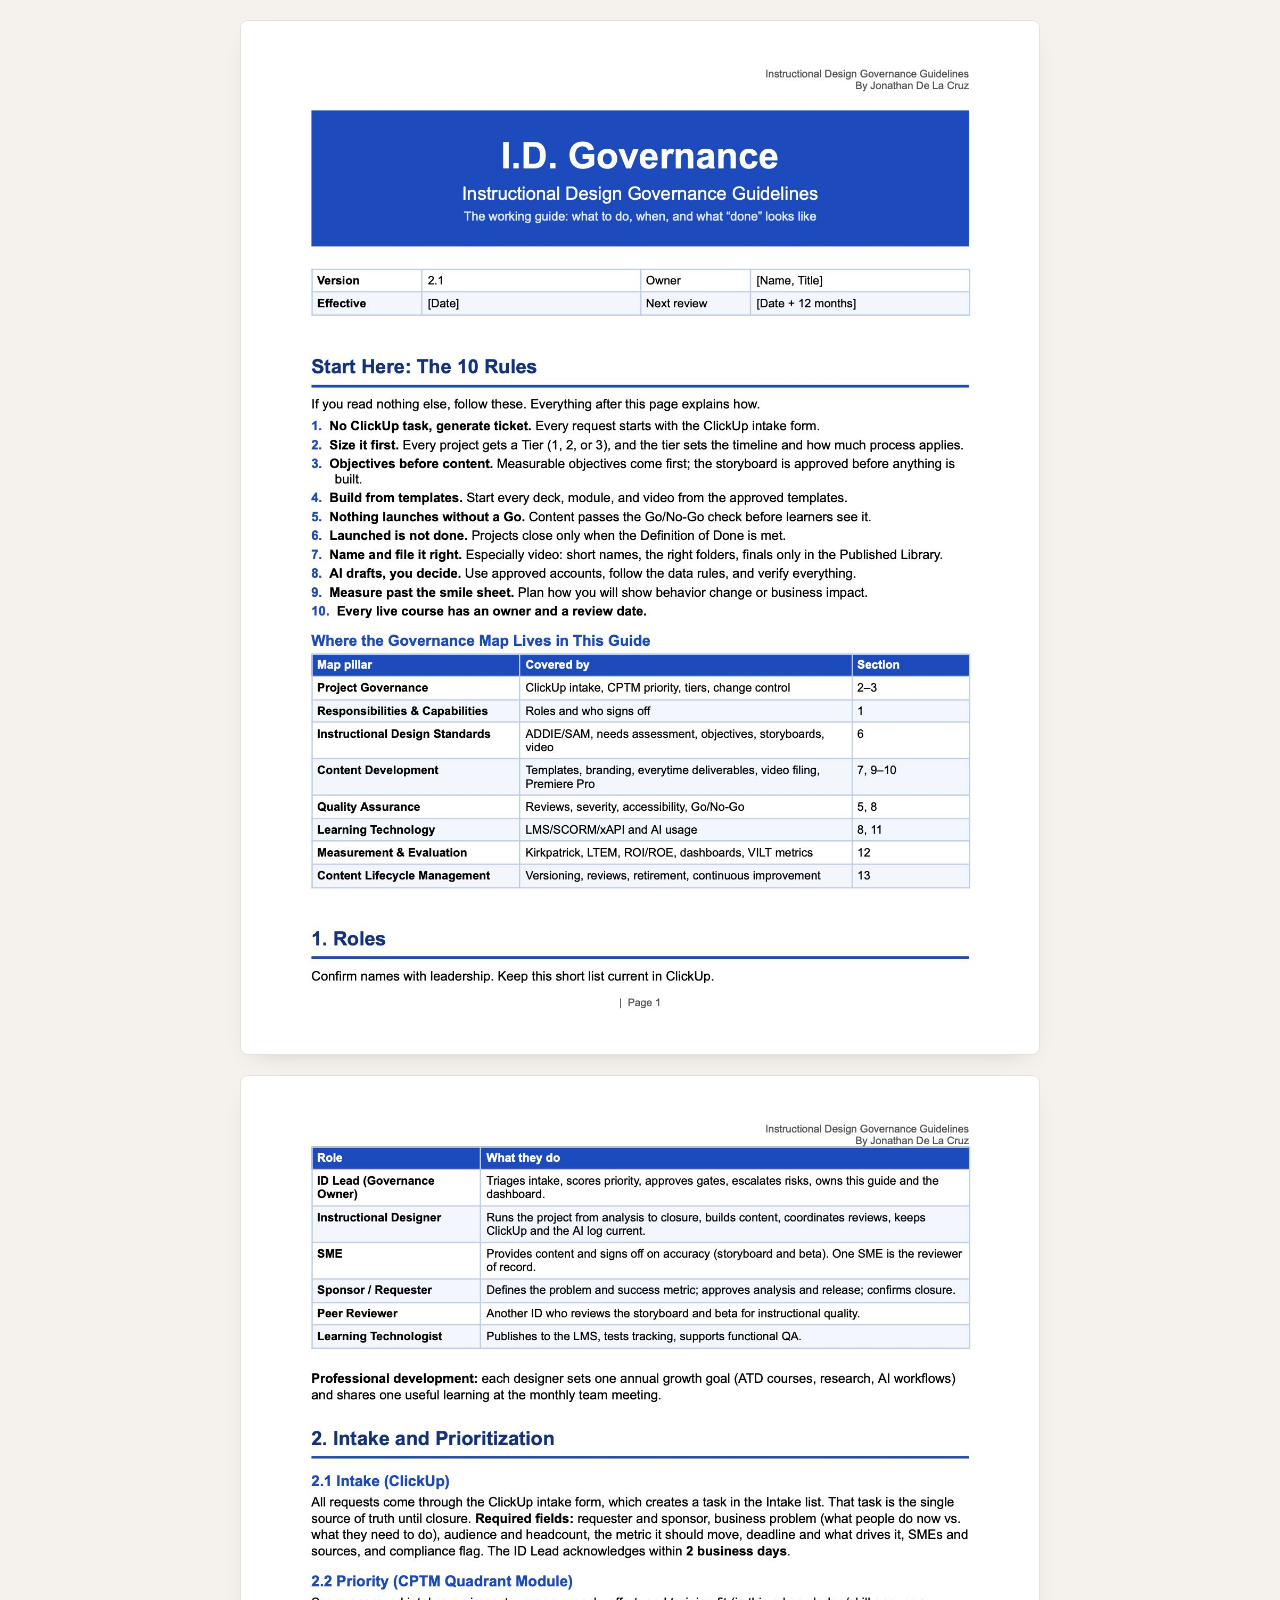
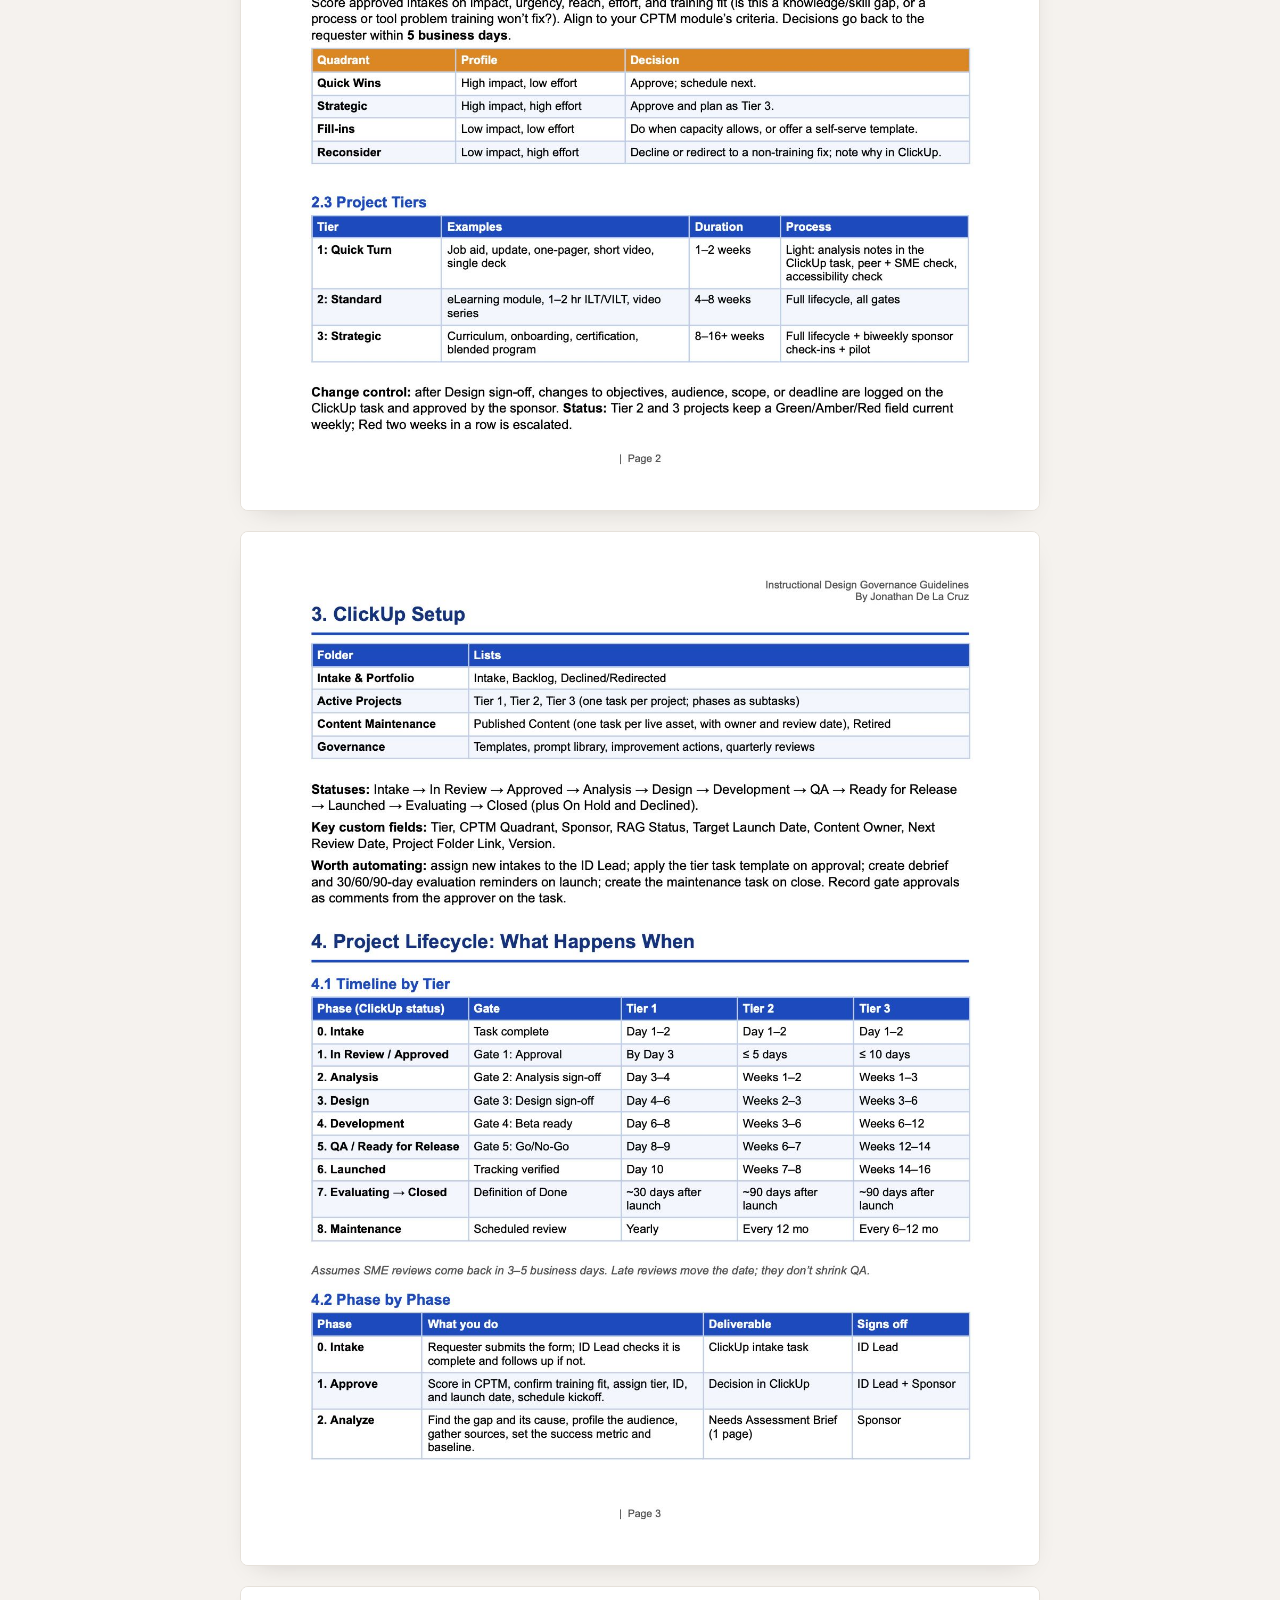
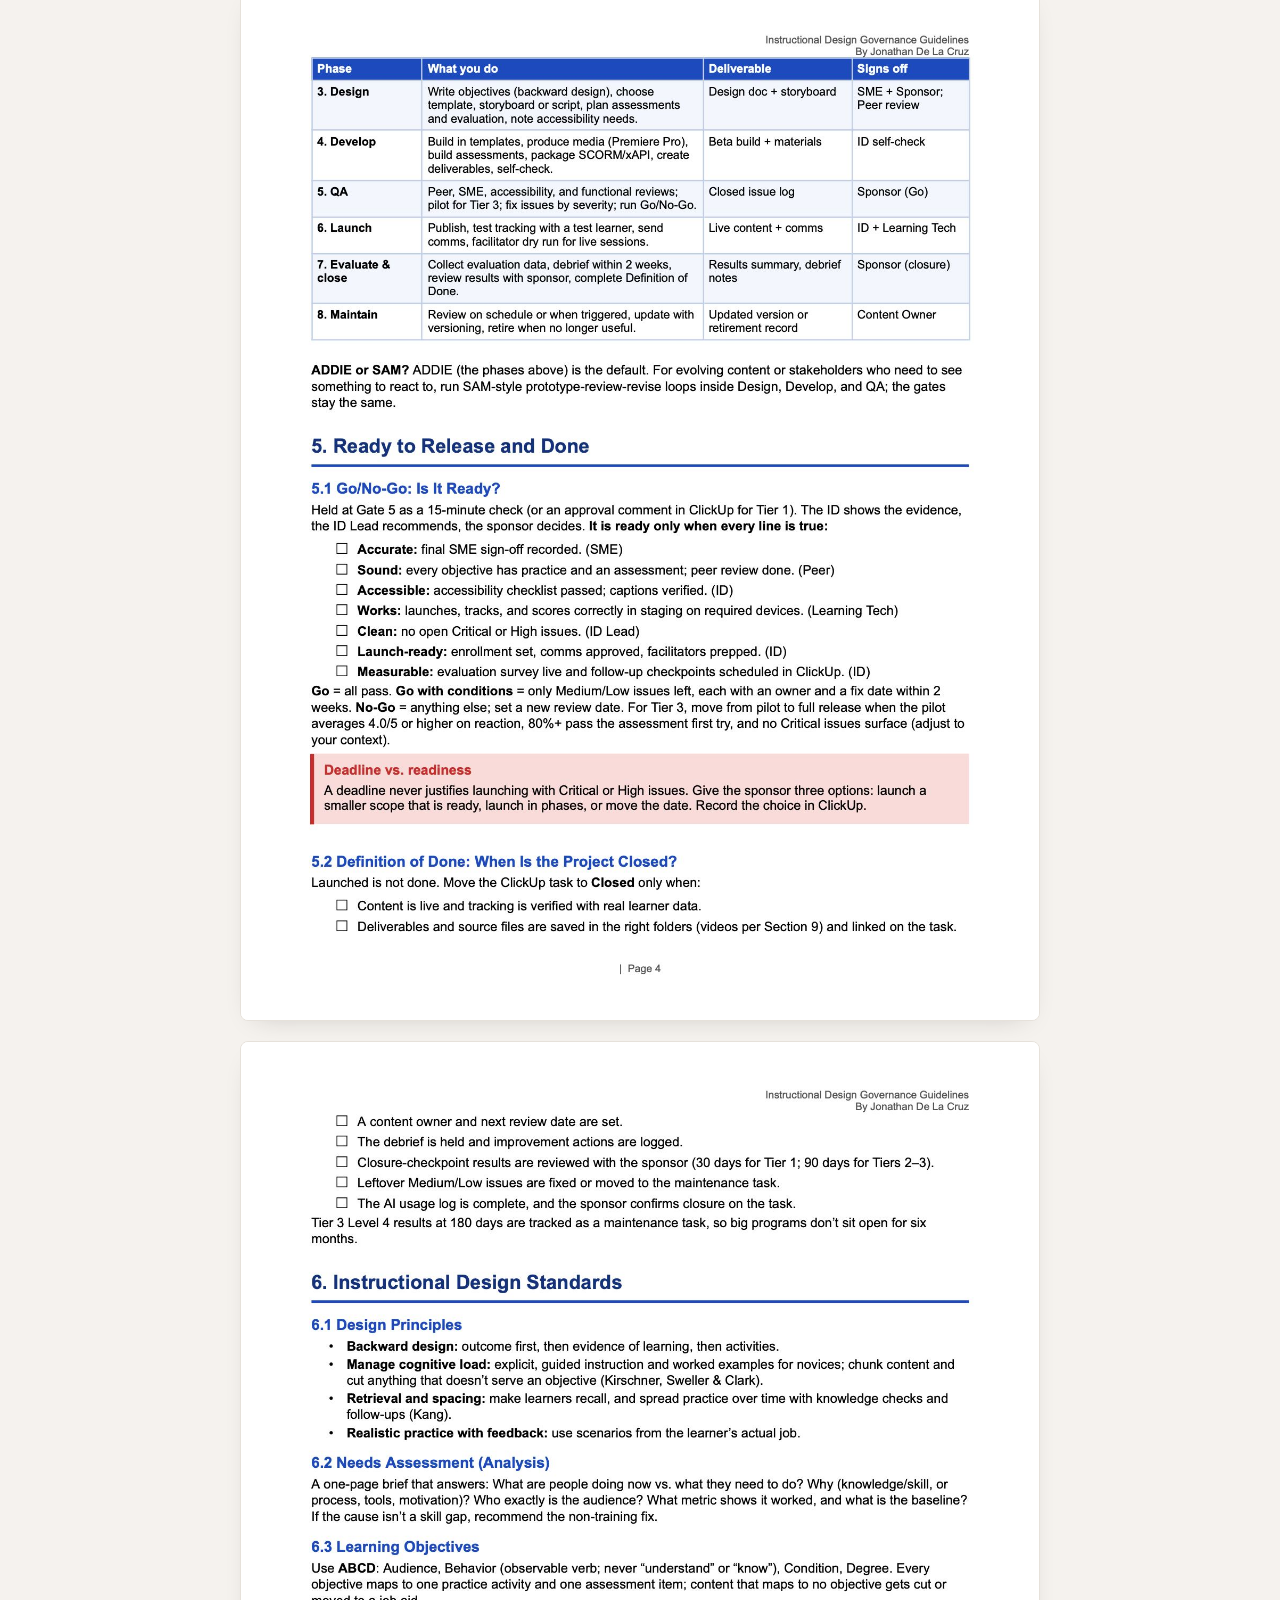
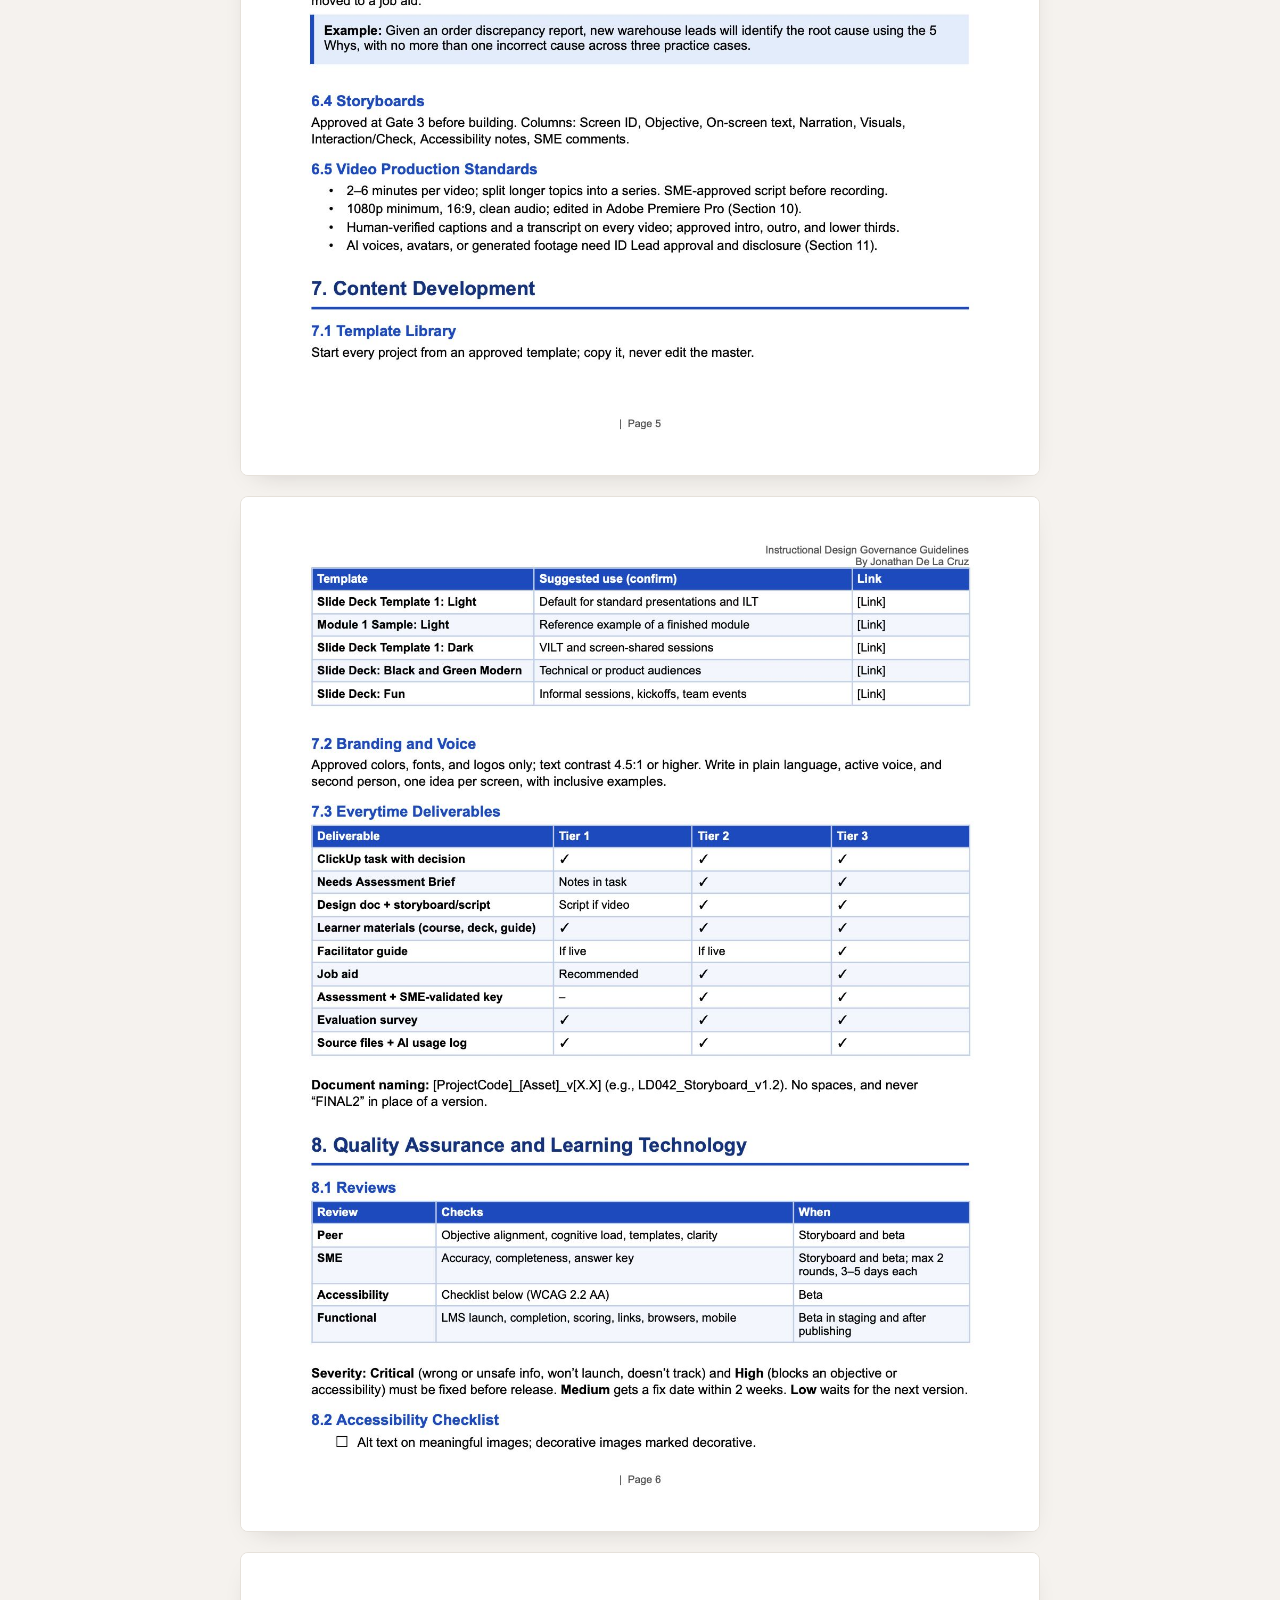
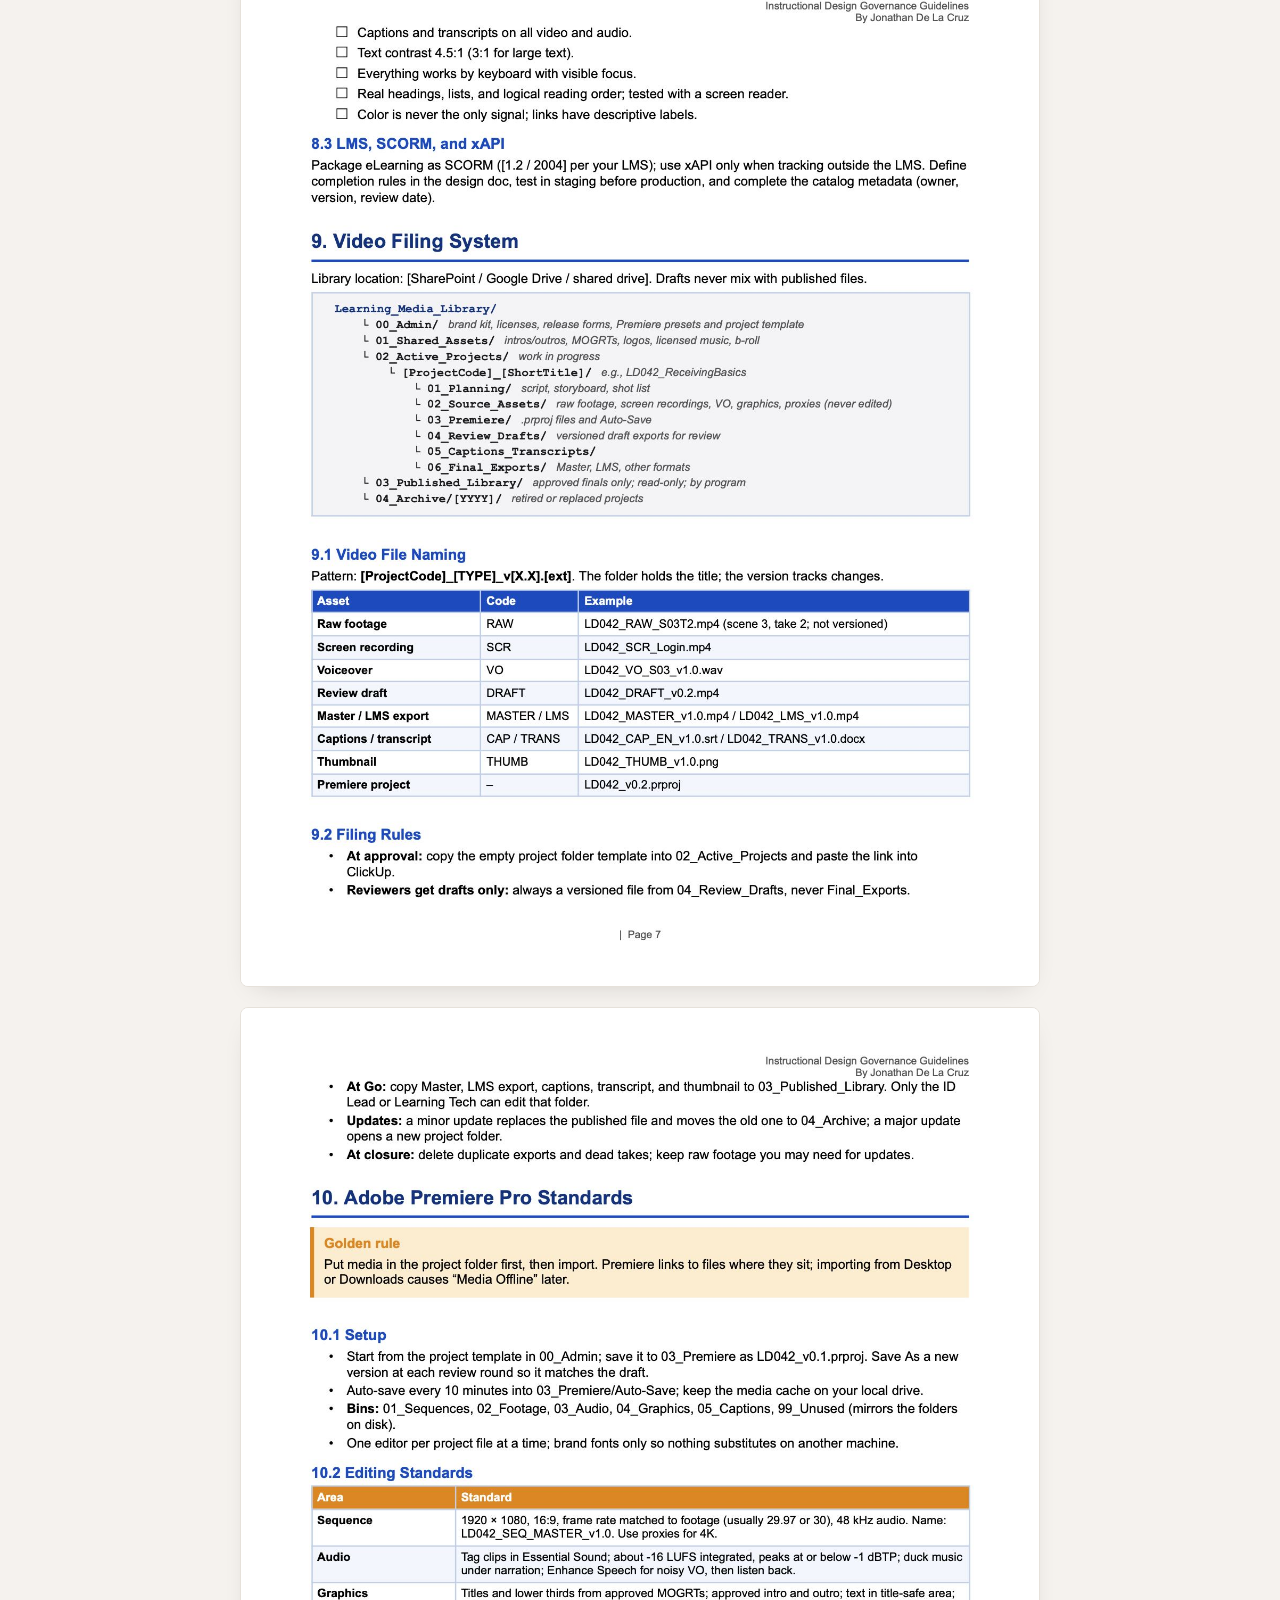
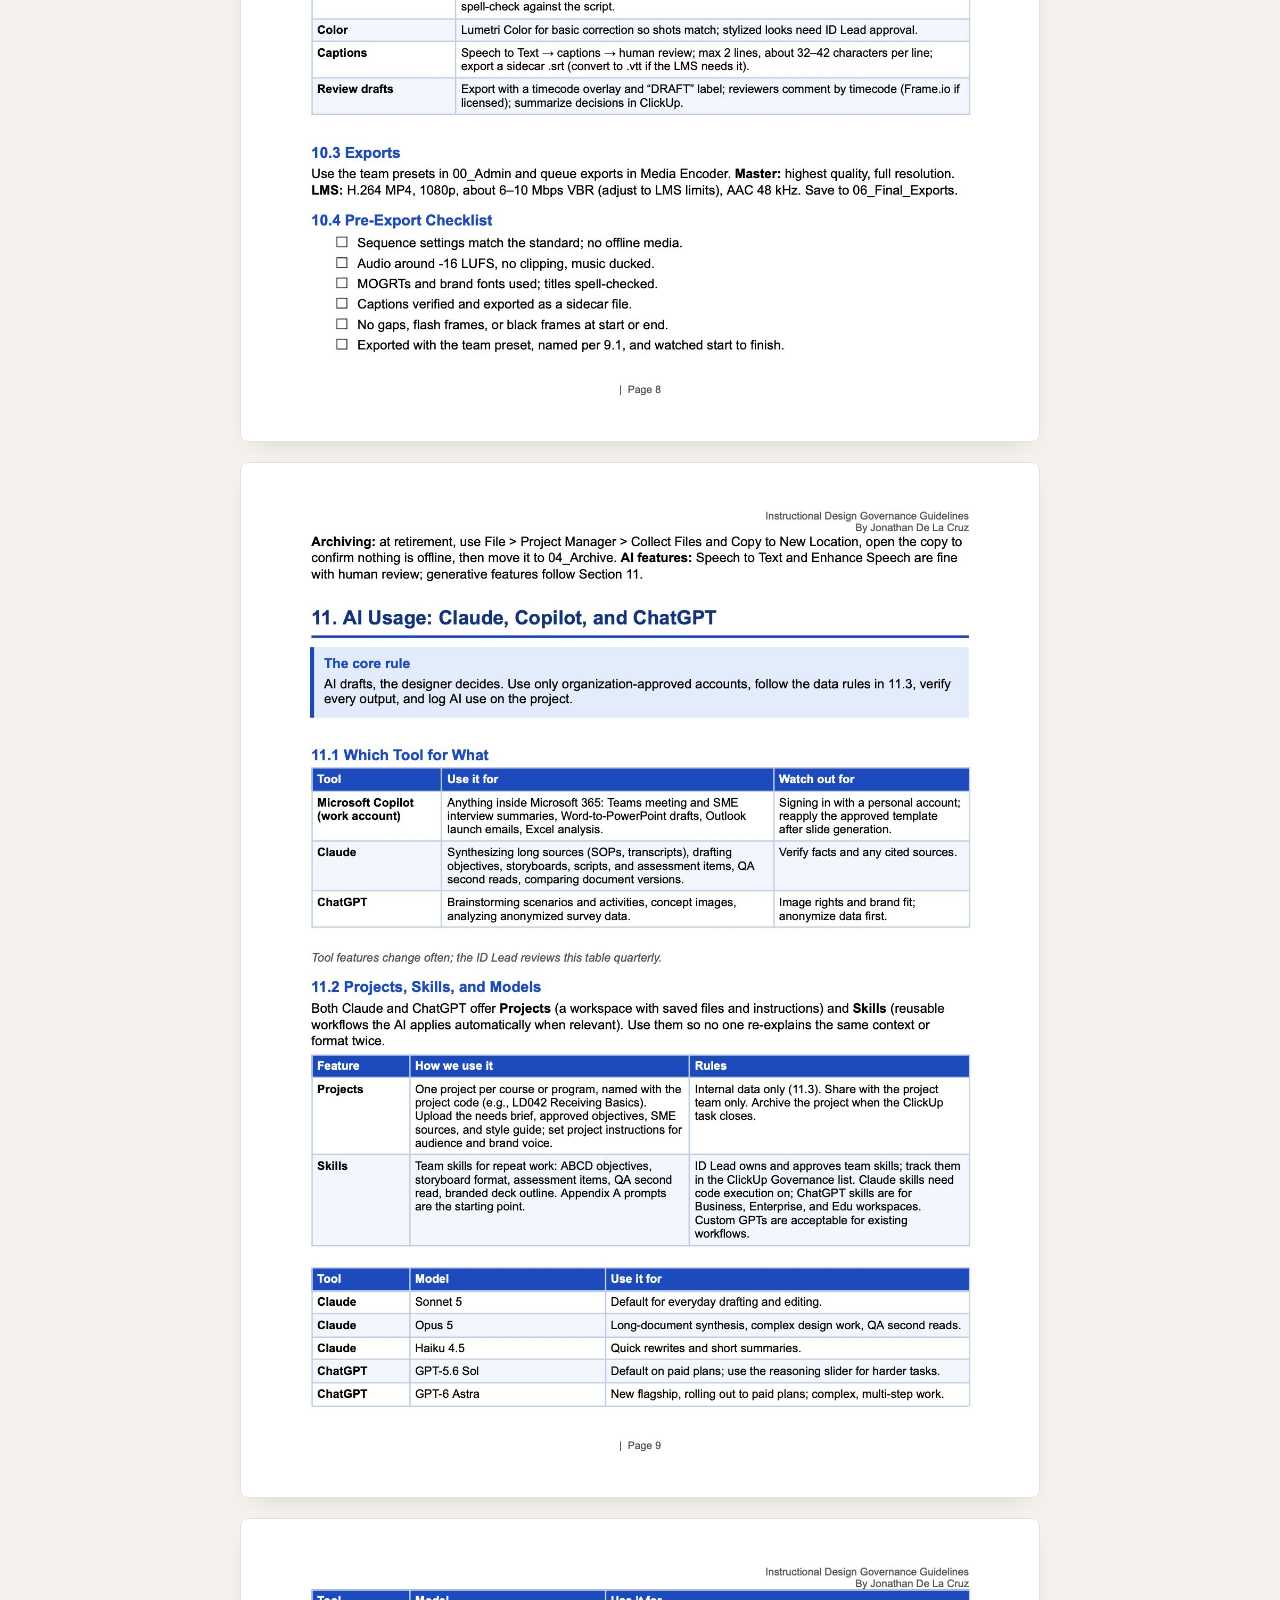
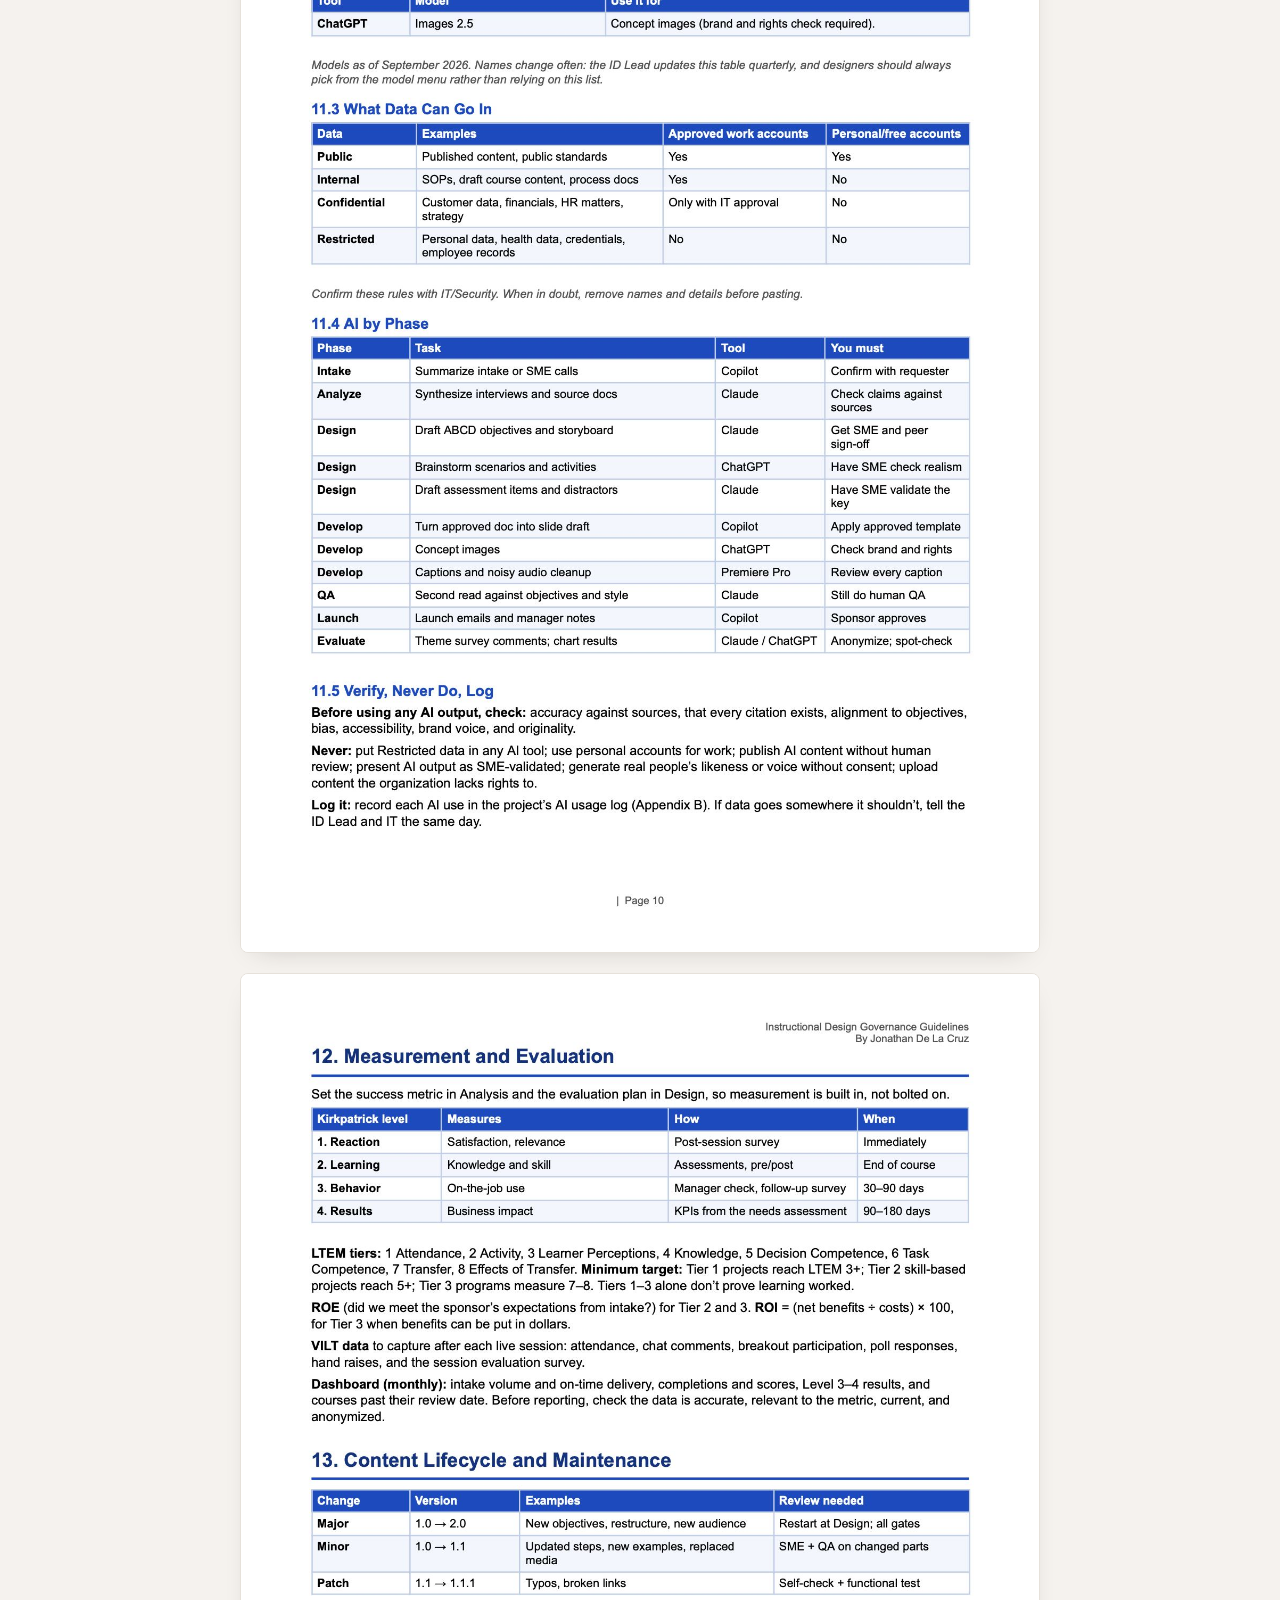
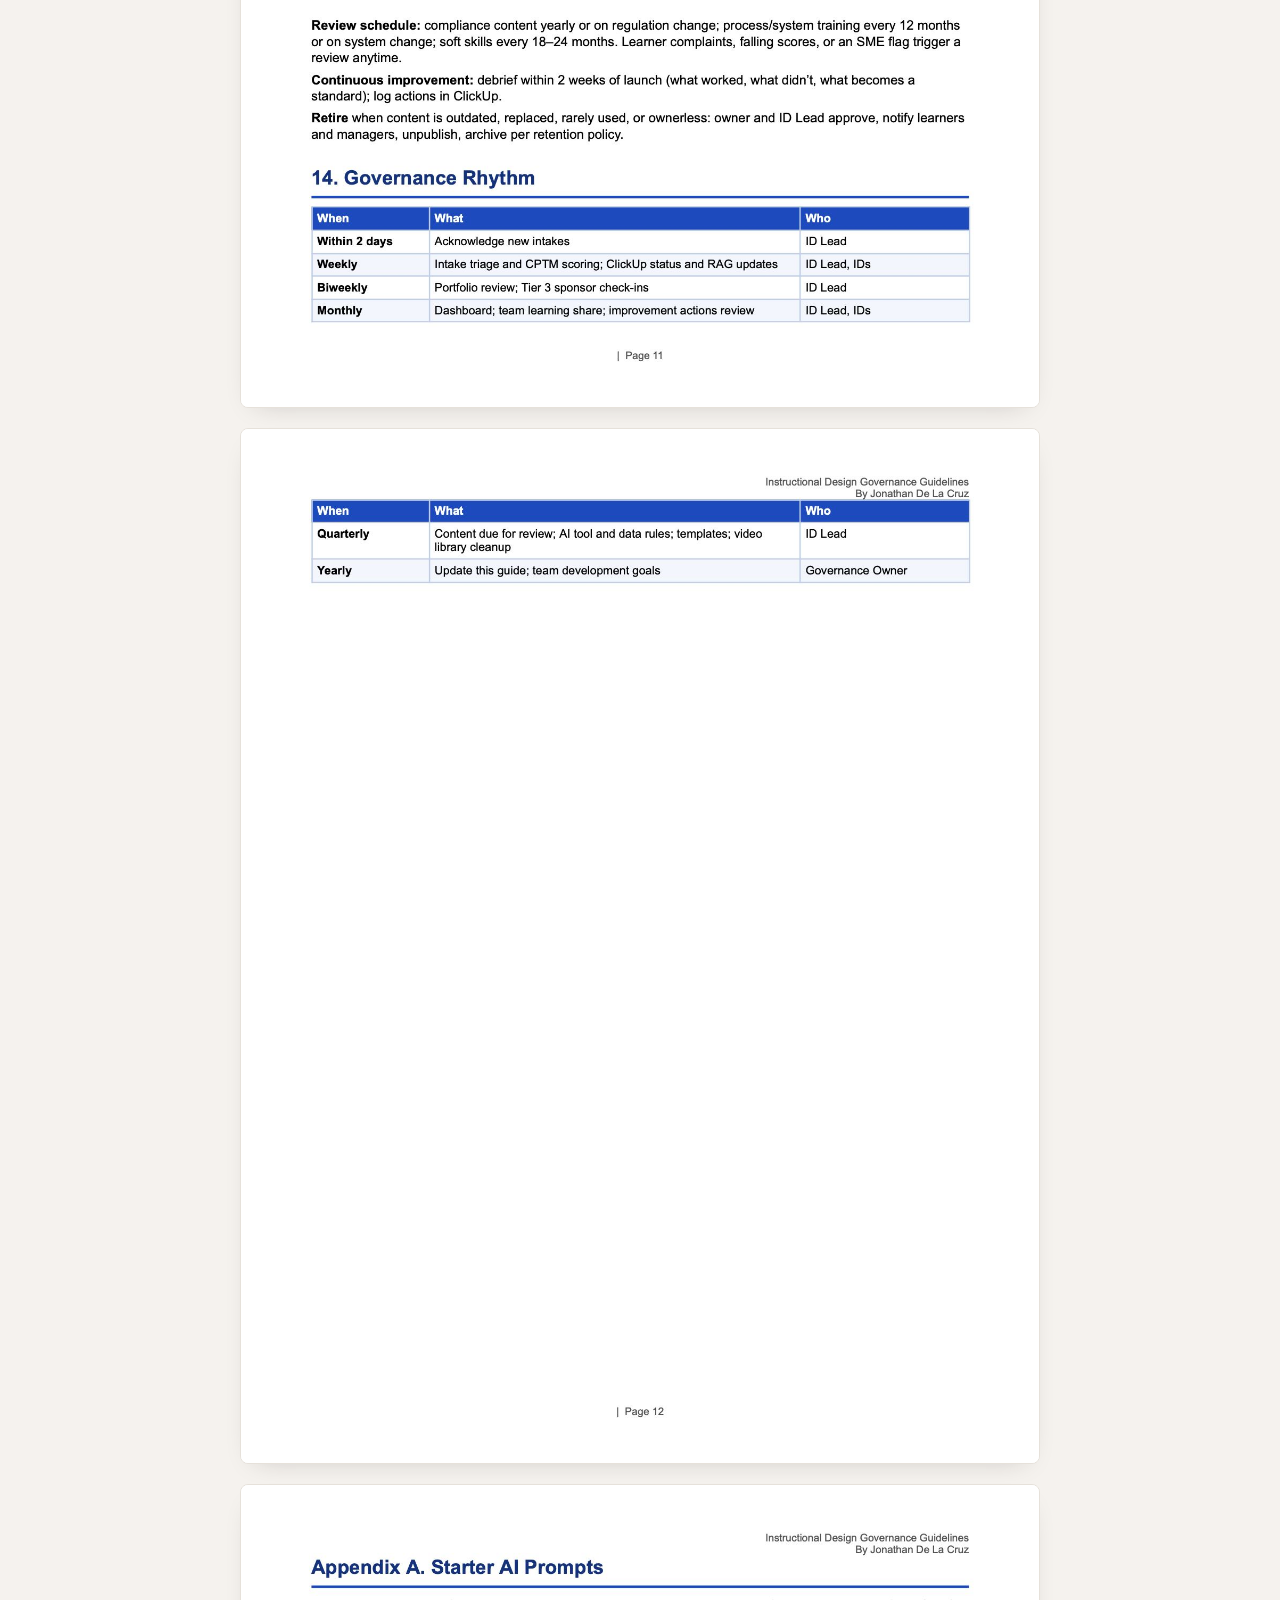
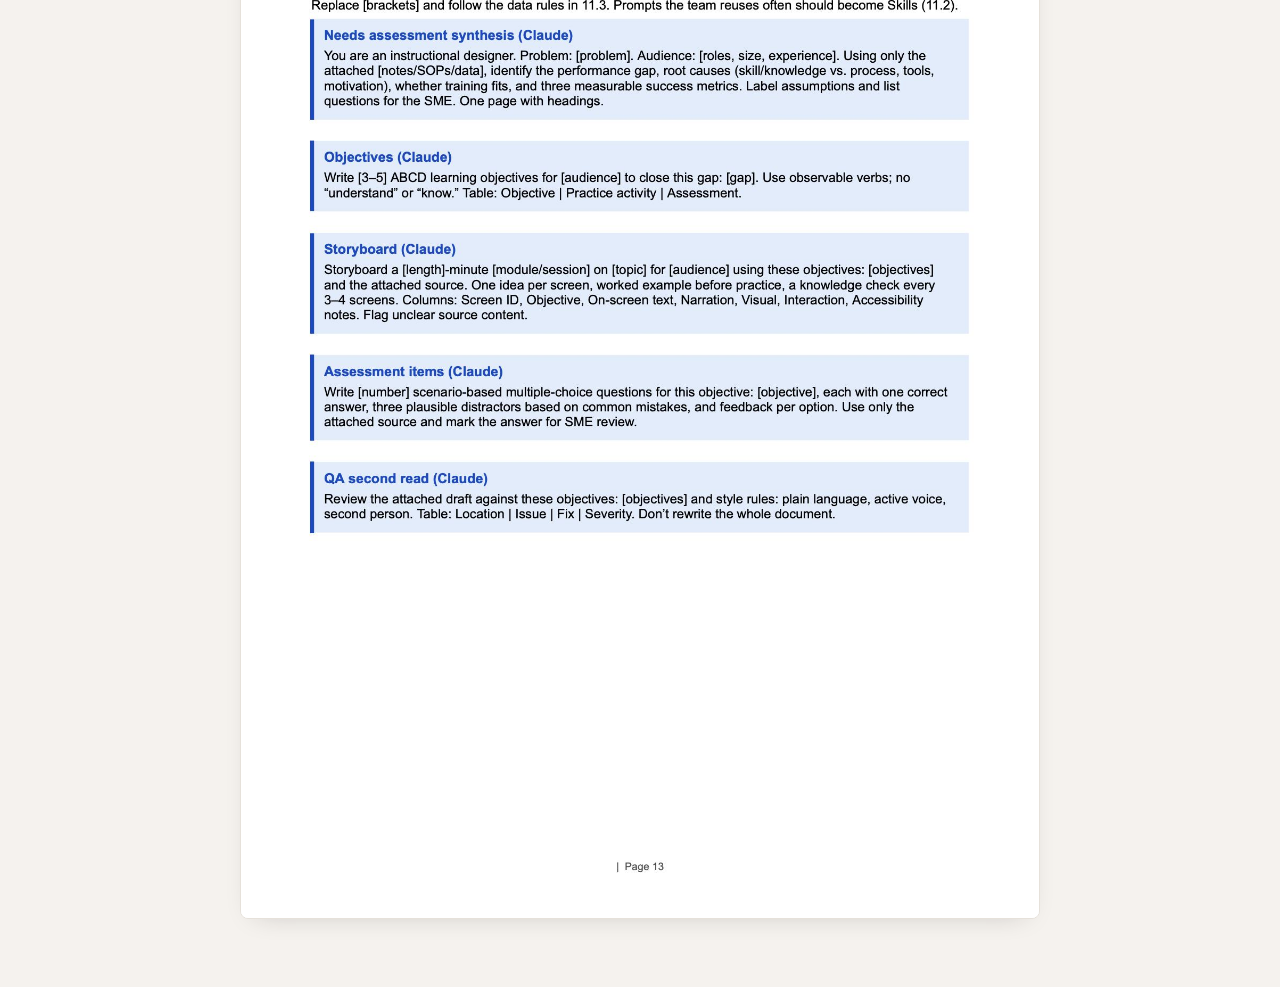
<file: files/id-governance-guide.html>
<!DOCTYPE html>
<html lang="en">
<head>
<meta charset="UTF-8">
<meta name="viewport" content="width=device-width, initial-scale=1">
<title>Instructional Design Governance Guidelines | Jonathan De La Cruz</title>
<!-- Rendered from "ID Governance Guidelines.docx.pdf" as page images so it displays on every
     device (phones can't show embedded PDFs). Each page's text is kept for screen readers. -->
<style>
@font-face{font-family:Manrope;src:url(/_astro/manrope-latin-normal.woff2) format("woff2");font-weight:400 600;font-display:swap}
html{-webkit-text-size-adjust:100%;text-size-adjust:100%}
*{box-sizing:border-box}
body{margin:0;background:#F5F2EE;color:#1F1D1B;font:15px/1.6 Manrope,system-ui,sans-serif}
main{max-width:52rem;margin:0 auto;padding:1.25rem 1rem 3rem}
.page{margin:0 0 1.25rem;background:#fff;border:1px solid #E6E1DA;border-radius:.5rem;overflow:hidden;box-shadow:0 .6rem 1.6rem -1rem #1f1d1b40}
.page img{display:block;width:100%;height:auto}
.sr-only{position:absolute;width:1px;height:1px;padding:0;margin:-1px;overflow:hidden;clip:rect(0,0,0,0);white-space:nowrap;border:0}
</style>
</head>
<body>
<main>
  <h1 class="sr-only">Instructional Design Governance Guidelines</h1>
  <section class="page" aria-label="Page 1 of 13">
    <img src="/files/id-governance-guide/page-01.jpg" width="1499" height="1941" alt="" loading="eager" decoding="async">
    <div class="sr-only"><p>Instructional Design Governance Guidelines</p><p>By Jonathan De La Cruz</p><p>I.D. Governance</p><p>Instructional Design Governance Guidelines</p><p>The working guide: what to do, when, and what “done” looks like</p><p>Version 2.1 Owner [Name, Title]</p><p>Effective [Date] Next review [Date + 12 months]</p><p>Start Here: The 10 Rules</p><p>If you read nothing else, follow these. Everything after this page explains how.</p><p>1. No ClickUp task, generate ticket. Every request starts with the ClickUp intake form.</p><p>2. Size it first. Every project gets a Tier (1, 2, or 3), and the tier sets the timeline and how much process applies.</p><p>3. Objectives before content. Measurable objectives come first; the storyboard is approved before anything is</p><p>built.</p><p>4. Build from templates. Start every deck, module, and video from the approved templates.</p><p>5. Nothing launches without a Go. Content passes the Go/No-Go check before learners see it.</p><p>6. Launched is not done. Projects close only when the Definition of Done is met.</p><p>7. Name and file it right. Especially video: short names, the right folders, finals only in the Published Library.</p><p>8. AI drafts, you decide. Use approved accounts, follow the data rules, and verify everything.</p><p>9. Measure past the smile sheet. Plan how you will show behavior change or business impact.</p><p>10. Every live course has an owner and a review date.</p><p>Where the Governance Map Lives in This Guide</p><p>Map pillar Covered by Section</p><p>Project Governance ClickUp intake, CPTM priority, tiers, change control 2–3</p><p>Responsibilities &amp; Capabilities Roles and who signs off 1</p><p>Instructional Design Standards ADDIE/SAM, needs assessment, objectives, storyboards,</p><p>6</p><p>video</p><p>Content Development Templates, branding, everytime deliverables, video filing,</p><p>Premiere Pro</p><p>7, 9–10</p><p>Quality Assurance Reviews, severity, accessibility, Go/No-Go 5, 8</p><p>Learning Technology LMS/SCORM/xAPI and AI usage 8, 11</p><p>Measurement &amp; Evaluation Kirkpatrick, LTEM, ROI/ROE, dashboards, VILT metrics 12</p><p>Content Lifecycle Management Versioning, reviews, retirement, continuous improvement 13</p><p>1. Roles</p><p>Confirm names with leadership. Keep this short list current in ClickUp.</p><p>| Page 1</p></div>
  </section>
  <section class="page" aria-label="Page 2 of 13">
    <img src="/files/id-governance-guide/page-02.jpg" width="1499" height="1941" alt="" loading="eager" decoding="async">
    <div class="sr-only"><p>Instructional Design Governance Guidelines</p><p>By Jonathan De La Cruz</p><p>Role What they do</p><p>ID Lead (Governance</p><p>Owner)</p><p>Triages intake, scores priority, approves gates, escalates risks, owns this guide and the</p><p>dashboard.</p><p>Instructional Designer Runs the project from analysis to closure, builds content, coordinates reviews, keeps</p><p>ClickUp and the AI log current.</p><p>SME Provides content and signs off on accuracy (storyboard and beta). One SME is the reviewer</p><p>of record.</p><p>Sponsor / Requester Defines the problem and success metric; approves analysis and release; confirms closure.</p><p>Peer Reviewer Another ID who reviews the storyboard and beta for instructional quality.</p><p>Learning Technologist Publishes to the LMS, tests tracking, supports functional QA.</p><p>Professional development: each designer sets one annual growth goal (ATD courses, research, AI workflows)</p><p>and shares one useful learning at the monthly team meeting.</p><p>2. Intake and Prioritization</p><p>2.1 Intake (ClickUp)</p><p>All requests come through the ClickUp intake form, which creates a task in the Intake list. That task is the single</p><p>source of truth until closure. Required fields: requester and sponsor, business problem (what people do now vs.</p><p>what they need to do), audience and headcount, the metric it should move, deadline and what drives it, SMEs and</p><p>sources, and compliance flag. The ID Lead acknowledges within 2 business days.</p><p>2.2 Priority (CPTM Quadrant Module)</p><p>Score approved intakes on impact, urgency, reach, effort, and training fit (is this a knowledge/skill gap, or a</p><p>process or tool problem training won’t fix?). Align to your CPTM module’s criteria. Decisions go back to the</p><p>requester within 5 business days.</p><p>Quadrant Profile Decision</p><p>Quick Wins High impact, low effort Approve; schedule next.</p><p>Strategic High impact, high effort Approve and plan as Tier 3.</p><p>Fill-ins Low impact, low effort Do when capacity allows, or offer a self-serve template.</p><p>Reconsider Low impact, high effort Decline or redirect to a non-training fix; note why in ClickUp.</p><p>2.3 Project Tiers</p><p>Tier Examples Duration Process</p><p>1: Quick Turn Job aid, update, one-pager, short video,</p><p>single deck</p><p>1–2 weeks Light: analysis notes in the</p><p>ClickUp task, peer + SME check,</p><p>accessibility check</p><p>2: Standard eLearning module, 1–2 hr ILT/VILT, video</p><p>series</p><p>4–8 weeks Full lifecycle, all gates</p><p>3: Strategic Curriculum, onboarding, certification,</p><p>blended program</p><p>8–16+ weeks Full lifecycle + biweekly sponsor</p><p>check-ins + pilot</p><p>Change control: after Design sign-off, changes to objectives, audience, scope, or deadline are logged on the</p><p>ClickUp task and approved by the sponsor. Status: Tier 2 and 3 projects keep a Green/Amber/Red field current</p><p>weekly; Red two weeks in a row is escalated.</p><p>| Page 2</p></div>
  </section>
  <section class="page" aria-label="Page 3 of 13">
    <img src="/files/id-governance-guide/page-03.jpg" width="1499" height="1941" alt="" loading="lazy" decoding="async">
    <div class="sr-only"><p>Instructional Design Governance Guidelines</p><p>By Jonathan De La Cruz</p><p>3. ClickUp Setup</p><p>Folder Lists</p><p>Intake &amp; Portfolio Intake, Backlog, Declined/Redirected</p><p>Active Projects Tier 1, Tier 2, Tier 3 (one task per project; phases as subtasks)</p><p>Content Maintenance Published Content (one task per live asset, with owner and review date), Retired</p><p>Governance Templates, prompt library, improvement actions, quarterly reviews</p><p>Statuses: Intake → In Review → Approved → Analysis → Design → Development → QA → Ready for Release</p><p>→ Launched → Evaluating → Closed (plus On Hold and Declined).</p><p>Key custom fields: Tier, CPTM Quadrant, Sponsor, RAG Status, Target Launch Date, Content Owner, Next</p><p>Review Date, Project Folder Link, Version.</p><p>Worth automating: assign new intakes to the ID Lead; apply the tier task template on approval; create debrief</p><p>and 30/60/90-day evaluation reminders on launch; create the maintenance task on close. Record gate approvals</p><p>as comments from the approver on the task.</p><p>4. Project Lifecycle: What Happens When</p><p>4.1 Timeline by Tier</p><p>Phase (ClickUp status) Gate Tier 1 Tier 2 Tier 3</p><p>0. Intake Task complete Day 1–2 Day 1–2 Day 1–2</p><p>1. In Review / Approved Gate 1: Approval By Day 3 ≤ 5 days ≤ 10 days</p><p>2. Analysis Gate 2: Analysis sign-off Day 3–4 Weeks 1–2 Weeks 1–3</p><p>3. Design Gate 3: Design sign-off Day 4–6 Weeks 2–3 Weeks 3–6</p><p>4. Development Gate 4: Beta ready Day 6–8 Weeks 3–6 Weeks 6–12</p><p>5. QA / Ready for Release Gate 5: Go/No-Go Day 8–9 Weeks 6–7 Weeks 12–14</p><p>6. Launched Tracking verified Day 10 Weeks 7–8 Weeks 14–16</p><p>7. Evaluating → Closed Definition of Done ~30 days after</p><p>launch</p><p>~90 days after</p><p>launch</p><p>~90 days after</p><p>launch</p><p>8. Maintenance Scheduled review Yearly Every 12 mo Every 6–12 mo</p><p>Assumes SME reviews come back in 3–5 business days. Late reviews move the date; they don’t shrink QA.</p><p>4.2 Phase by Phase</p><p>Phase What you do Deliverable Signs off</p><p>0. Intake Requester submits the form; ID Lead checks it is</p><p>complete and follows up if not.</p><p>ClickUp intake task ID Lead</p><p>1. Approve Score in CPTM, confirm training fit, assign tier, ID,</p><p>and launch date, schedule kickoff.</p><p>Decision in ClickUp ID Lead + Sponsor</p><p>2. Analyze Find the gap and its cause, profile the audience,</p><p>gather sources, set the success metric and</p><p>baseline.</p><p>Needs Assessment Brief</p><p>(1 page)</p><p>Sponsor</p><p>| Page 3</p></div>
  </section>
  <section class="page" aria-label="Page 4 of 13">
    <img src="/files/id-governance-guide/page-04.jpg" width="1499" height="1941" alt="" loading="lazy" decoding="async">
    <div class="sr-only"><p>Instructional Design Governance Guidelines</p><p>By Jonathan De La Cruz</p><p>Phase What you do Deliverable Signs off</p><p>3. Design Write objectives (backward design), choose</p><p>template, storyboard or script, plan assessments</p><p>and evaluation, note accessibility needs.</p><p>Design doc + storyboard SME + Sponsor;</p><p>Peer review</p><p>4. Develop Build in templates, produce media (Premiere Pro),</p><p>build assessments, package SCORM/xAPI, create</p><p>deliverables, self-check.</p><p>Beta build + materials ID self-check</p><p>5. QA Peer, SME, accessibility, and functional reviews;</p><p>pilot for Tier 3; fix issues by severity; run Go/No-Go.</p><p>Closed issue log Sponsor (Go)</p><p>6. Launch Publish, test tracking with a test learner, send</p><p>comms, facilitator dry run for live sessions.</p><p>Live content + comms ID + Learning Tech</p><p>7. Evaluate &amp;</p><p>close</p><p>Collect evaluation data, debrief within 2 weeks,</p><p>review results with sponsor, complete Definition of</p><p>Done.</p><p>Results summary, debrief</p><p>notes</p><p>Sponsor (closure)</p><p>8. Maintain Review on schedule or when triggered, update with</p><p>versioning, retire when no longer useful.</p><p>Updated version or</p><p>retirement record</p><p>Content Owner</p><p>ADDIE or SAM? ADDIE (the phases above) is the default. For evolving content or stakeholders who need to see</p><p>something to react to, run SAM-style prototype-review-revise loops inside Design, Develop, and QA; the gates</p><p>stay the same.</p><p>5. Ready to Release and Done</p><p>5.1 Go/No-Go: Is It Ready?</p><p>Held at Gate 5 as a 15-minute check (or an approval comment in ClickUp for Tier 1). The ID shows the evidence,</p><p>the ID Lead recommends, the sponsor decides. It is ready only when every line is true:</p><p>☐ Accurate: final SME sign-off recorded. (SME)</p><p>☐ Sound: every objective has practice and an assessment; peer review done. (Peer)</p><p>☐ Accessible: accessibility checklist passed; captions verified. (ID)</p><p>☐ Works: launches, tracks, and scores correctly in staging on required devices. (Learning Tech)</p><p>☐ Clean: no open Critical or High issues. (ID Lead)</p><p>☐ Launch-ready: enrollment set, comms approved, facilitators prepped. (ID)</p><p>☐ Measurable: evaluation survey live and follow-up checkpoints scheduled in ClickUp. (ID)</p><p>Go = all pass. Go with conditions = only Medium/Low issues left, each with an owner and a fix date within 2</p><p>weeks. No-Go = anything else; set a new review date. For Tier 3, move from pilot to full release when the pilot</p><p>averages 4.0/5 or higher on reaction, 80%+ pass the assessment first try, and no Critical issues surface (adjust to</p><p>your context).</p><p>Deadline vs. readiness</p><p>A deadline never justifies launching with Critical or High issues. Give the sponsor three options: launch a</p><p>smaller scope that is ready, launch in phases, or move the date. Record the choice in ClickUp.</p><p>5.2 Definition of Done: When Is the Project Closed?</p><p>Launched is not done. Move the ClickUp task to Closed only when:</p><p>☐ Content is live and tracking is verified with real learner data.</p><p>☐ Deliverables and source files are saved in the right folders (videos per Section 9) and linked on the task.</p><p>| Page 4</p></div>
  </section>
  <section class="page" aria-label="Page 5 of 13">
    <img src="/files/id-governance-guide/page-05.jpg" width="1499" height="1941" alt="" loading="lazy" decoding="async">
    <div class="sr-only"><p>Instructional Design Governance Guidelines</p><p>By Jonathan De La Cruz</p><p>☐ A content owner and next review date are set.</p><p>☐ The debrief is held and improvement actions are logged.</p><p>☐ Closure-checkpoint results are reviewed with the sponsor (30 days for Tier 1; 90 days for Tiers 2–3).</p><p>☐ Leftover Medium/Low issues are fixed or moved to the maintenance task.</p><p>☐ The AI usage log is complete, and the sponsor confirms closure on the task.</p><p>Tier 3 Level 4 results at 180 days are tracked as a maintenance task, so big programs don’t sit open for six</p><p>months.</p><p>6. Instructional Design Standards</p><p>6.1 Design Principles</p><p>•</p><p>Backward design: outcome first, then evidence of learning, then activities.</p><p>•</p><p>Manage cognitive load: explicit, guided instruction and worked examples for novices; chunk content and</p><p>cut anything that doesn’t serve an objective (Kirschner, Sweller &amp; Clark).</p><p>•</p><p>Retrieval and spacing: make learners recall, and spread practice over time with knowledge checks and</p><p>follow-ups (Kang).</p><p>•</p><p>Realistic practice with feedback: use scenarios from the learner’s actual job.</p><p>6.2 Needs Assessment (Analysis)</p><p>A one-page brief that answers: What are people doing now vs. what they need to do? Why (knowledge/skill, or</p><p>process, tools, motivation)? Who exactly is the audience? What metric shows it worked, and what is the baseline?</p><p>If the cause isn’t a skill gap, recommend the non-training fix.</p><p>6.3 Learning Objectives</p><p>Use ABCD: Audience, Behavior (observable verb; never “understand” or “know”), Condition, Degree. Every</p><p>objective maps to one practice activity and one assessment item; content that maps to no objective gets cut or</p><p>moved to a job aid.</p><p>Example: Given an order discrepancy report, new warehouse leads will identify the root cause using the 5</p><p>Whys, with no more than one incorrect cause across three practice cases.</p><p>6.4 Storyboards</p><p>Approved at Gate 3 before building. Columns: Screen ID, Objective, On-screen text, Narration, Visuals,</p><p>Interaction/Check, Accessibility notes, SME comments.</p><p>6.5 Video Production Standards</p><p>•</p><p>2–6 minutes per video; split longer topics into a series. SME-approved script before recording.</p><p>•</p><p>1080p minimum, 16:9, clean audio; edited in Adobe Premiere Pro (Section 10).</p><p>•</p><p>Human-verified captions and a transcript on every video; approved intro, outro, and lower thirds.</p><p>•</p><p>AI voices, avatars, or generated footage need ID Lead approval and disclosure (Section 11).</p><p>7. Content Development</p><p>7.1 Template Library</p><p>Start every project from an approved template; copy it, never edit the master.</p><p>| Page 5</p></div>
  </section>
  <section class="page" aria-label="Page 6 of 13">
    <img src="/files/id-governance-guide/page-06.jpg" width="1499" height="1941" alt="" loading="lazy" decoding="async">
    <div class="sr-only"><p>Instructional Design Governance Guidelines</p><p>By Jonathan De La Cruz</p><p>Template Suggested use (confirm) Link</p><p>Slide Deck Template 1: Light Default for standard presentations and ILT [Link]</p><p>Module 1 Sample: Light Reference example of a finished module [Link]</p><p>Slide Deck Template 1: Dark VILT and screen-shared sessions [Link]</p><p>Slide Deck: Black and Green Modern Technical or product audiences [Link]</p><p>Slide Deck: Fun Informal sessions, kickoffs, team events [Link]</p><p>7.2 Branding and Voice</p><p>Approved colors, fonts, and logos only; text contrast 4.5:1 or higher. Write in plain language, active voice, and</p><p>second person, one idea per screen, with inclusive examples.</p><p>7.3 Everytime Deliverables</p><p>Deliverable Tier 1 Tier 2 Tier 3</p><p>ClickUp task with decision ✓ ✓ ✓</p><p>Needs Assessment Brief Notes in task ✓ ✓</p><p>Design doc + storyboard/script Script if video ✓ ✓</p><p>Learner materials (course, deck, guide) ✓ ✓ ✓</p><p>Facilitator guide If live If live ✓</p><p>Job aid Recommended ✓ ✓</p><p>Assessment + SME-validated key – ✓ ✓</p><p>Evaluation survey ✓ ✓ ✓</p><p>Source files + AI usage log ✓ ✓ ✓</p><p>Document naming: [ProjectCode]_[Asset]_</p><p>v[X.X] (e.g., LD042</p><p>_</p><p>Storyboard</p><p>_</p><p>v1.2). No spaces, and never</p><p>“FINAL2” in place of a version.</p><p>8. Quality Assurance and Learning Technology</p><p>8.1 Reviews</p><p>Review Checks When</p><p>Peer Objective alignment, cognitive load, templates, clarity Storyboard and beta</p><p>SME Accuracy, completeness, answer key Storyboard and beta; max 2</p><p>rounds, 3–5 days each</p><p>Accessibility Checklist below (WCAG 2.2 AA) Beta</p><p>Functional LMS launch, completion, scoring, links, browsers, mobile Beta in staging and after</p><p>publishing</p><p>Severity: Critical (wrong or unsafe info, won’t launch, doesn’t track) and High (blocks an objective or</p><p>accessibility) must be fixed before release. Medium gets a fix date within 2 weeks. Low waits for the next version.</p><p>8.2 Accessibility Checklist</p><p>☐ Alt text on meaningful images; decorative images marked decorative.</p><p>| Page 6</p></div>
  </section>
  <section class="page" aria-label="Page 7 of 13">
    <img src="/files/id-governance-guide/page-07.jpg" width="1499" height="1941" alt="" loading="lazy" decoding="async">
    <div class="sr-only"><p>Instructional Design Governance Guidelines</p><p>By Jonathan De La Cruz</p><p>☐ Captions and transcripts on all video and audio.</p><p>☐ Text contrast 4.5:1 (3:1 for large text).</p><p>☐ Everything works by keyboard with visible focus.</p><p>☐ Real headings, lists, and logical reading order; tested with a screen reader.</p><p>☐ Color is never the only signal; links have descriptive labels.</p><p>8.3 LMS, SCORM, and xAPI</p><p>Package eLearning as SCORM ([1.2 / 2004] per your LMS); use xAPI only when tracking outside the LMS. Define</p><p>completion rules in the design doc, test in staging before production, and complete the catalog metadata (owner,</p><p>version, review date).</p><p>9. Video Filing System</p><p>Library location: [SharePoint / Google Drive / shared drive]. Drafts never mix with published files.</p><p>Learning_Media_Library/</p><p>└ 00_Admin/ brand kit, licenses, release forms, Premiere presets and project template</p><p>└ 01_Shared_Assets/ intros/outros, MOGRTs, logos, licensed music, b-roll</p><p>└ 02_Active_Projects/ work in progress</p><p>└ [ProjectCode]_[ShortTitle]/ e.g., LD042</p><p>_</p><p>ReceivingBasics</p><p>└ 01_Planning/ script, storyboard, shot list</p><p>└ 02_Source_Assets/ raw footage, screen recordings, VO, graphics, proxies (never edited)</p><p>└ 03_Premiere/ .prproj files and Auto-Save</p><p>└ 04_Review_Drafts/ versioned draft exports for review</p><p>└ 05_Captions_Transcripts/</p><p>└ 06_Final_Exports/ Master, LMS, other formats</p><p>└ 03_Published_Library/ approved finals only; read-only; by program</p><p>└ 04_Archive/[YYYY]/ retired or replaced projects</p><p>9.1 Video File Naming</p><p>Pattern: [ProjectCode]_[TYPE]_</p><p>v[X.X].[ext]. The folder holds the title; the version tracks changes.</p><p>Asset Code Example</p><p>Raw footage RAW LD042_RAW_S03T2.mp4 (scene 3, take 2; not versioned)</p><p>Screen recording SCR LD042_SCR_Login.mp4</p><p>Voiceover VO LD042_VO_S03_v1.0.wav</p><p>Review draft DRAFT LD042_DRAFT_v0.2.mp4</p><p>Master / LMS export MASTER / LMS LD042_MASTER_v1.0.mp4 / LD042_LMS_v1.0.mp4</p><p>Captions / transcript CAP / TRANS LD042_CAP_EN_v1.0.srt / LD042_TRANS_v1.0.docx</p><p>Thumbnail THUMB LD042_THUMB_v1.0.png</p><p>Premiere project – LD042_v0.2.prproj</p><p>9.2 Filing Rules</p><p>•</p><p>ClickUp.</p><p>•</p><p>At approval: copy the empty project folder template into 02</p><p>Active</p><p>_</p><p>_</p><p>Projects and paste the link into</p><p>Reviewers get drafts only: always a versioned file from 04</p><p>Review</p><p>Drafts, never Final</p><p>_</p><p>_</p><p>_</p><p>Exports.</p><p>| Page 7</p></div>
  </section>
  <section class="page" aria-label="Page 8 of 13">
    <img src="/files/id-governance-guide/page-08.jpg" width="1499" height="1941" alt="" loading="lazy" decoding="async">
    <div class="sr-only"><p>•</p><p>•</p><p>•</p><p>Instructional Design Governance Guidelines</p><p>By Jonathan De La Cruz</p><p>At Go: copy Master, LMS export, captions, transcript, and thumbnail to 03</p><p>Published</p><p>_</p><p>_</p><p>Library. Only the ID</p><p>Lead or Learning Tech can edit that folder.</p><p>Updates: a minor update replaces the published file and moves the old one to 04</p><p>_</p><p>Archive; a major update</p><p>opens a new project folder.</p><p>At closure: delete duplicate exports and dead takes; keep raw footage you may need for updates.</p><p>10. Adobe Premiere Pro Standards</p><p>Golden rule</p><p>Put media in the project folder first, then import. Premiere links to files where they sit; importing from Desktop</p><p>or Downloads causes “Media Offline” later.</p><p>10.1 Setup</p><p>•</p><p>•</p><p>•</p><p>•</p><p>Start from the project template in 00</p><p>Admin; save it to 03</p><p>Premiere as LD042</p><p>_</p><p>_</p><p>_</p><p>v0.1.prproj. Save As a new</p><p>version at each review round so it matches the draft.</p><p>Auto-save every 10 minutes into 03</p><p>_</p><p>Premiere/Auto-Save; keep the media cache on your local drive.</p><p>Bins: 01</p><p>_</p><p>Sequences, 02</p><p>_</p><p>Footage, 03</p><p>Audio, 04</p><p>_</p><p>_</p><p>Graphics, 05</p><p>_</p><p>Captions, 99</p><p>_</p><p>Unused (mirrors the folders</p><p>on disk).</p><p>One editor per project file at a time; brand fonts only so nothing substitutes on another machine.</p><p>10.2 Editing Standards</p><p>Area Standard</p><p>Sequence 1920 × 1080, 16:9, frame rate matched to footage (usually 29.97 or 30), 48 kHz audio. Name:</p><p>LD042_SEQ_MASTER_v1.0. Use proxies for 4K.</p><p>Audio Tag clips in Essential Sound; about -16 LUFS integrated, peaks at or below -1 dBTP; duck music</p><p>under narration; Enhance Speech for noisy VO, then listen back.</p><p>Graphics Titles and lower thirds from approved MOGRTs; approved intro and outro; text in title-safe area;</p><p>spell-check against the script.</p><p>Color Lumetri Color for basic correction so shots match; stylized looks need ID Lead approval.</p><p>Captions Speech to Text → captions → human review; max 2 lines, about 32–42 characters per line;</p><p>export a sidecar .srt (convert to .vtt if the LMS needs it).</p><p>Review drafts Export with a timecode overlay and “DRAFT” label; reviewers comment by timecode (Frame.io if</p><p>licensed); summarize decisions in ClickUp.</p><p>10.3 Exports</p><p>Use the team presets in 00</p><p>_</p><p>Admin and queue exports in Media Encoder. Master: highest quality, full resolution.</p><p>LMS: H.264 MP4, 1080p, about 6–10 Mbps VBR (adjust to LMS limits), AAC 48 kHz. Save to 06</p><p>Final</p><p>_</p><p>_</p><p>Exports.</p><p>10.4 Pre-Export Checklist</p><p>☐ Sequence settings match the standard; no offline media.</p><p>☐ Audio around -16 LUFS, no clipping, music ducked.</p><p>☐ MOGRTs and brand fonts used; titles spell-checked.</p><p>☐ Captions verified and exported as a sidecar file.</p><p>☐ No gaps, flash frames, or black frames at start or end.</p><p>☐ Exported with the team preset, named per 9.1, and watched start to finish.</p><p>| Page 8</p></div>
  </section>
  <section class="page" aria-label="Page 9 of 13">
    <img src="/files/id-governance-guide/page-09.jpg" width="1499" height="1941" alt="" loading="lazy" decoding="async">
    <div class="sr-only"><p>Instructional Design Governance Guidelines</p><p>By Jonathan De La Cruz</p><p>Archiving: at retirement, use File &gt; Project Manager &gt; Collect Files and Copy to New Location, open the copy to</p><p>confirm nothing is offline, then move it to 04</p><p>_</p><p>Archive. AI features: Speech to Text and Enhance Speech are fine</p><p>with human review; generative features follow Section 11.</p><p>11. AI Usage: Claude, Copilot, and ChatGPT</p><p>The core rule</p><p>AI drafts, the designer decides. Use only organization-approved accounts, follow the data rules in 11.3, verify</p><p>every output, and log AI use on the project.</p><p>11.1 Which Tool for What</p><p>Tool Use it for Watch out for</p><p>Microsoft Copilot</p><p>(work account)</p><p>Anything inside Microsoft 365: Teams meeting and SME</p><p>interview summaries, Word-to-PowerPoint drafts, Outlook</p><p>launch emails, Excel analysis.</p><p>Signing in with a personal account;</p><p>reapply the approved template</p><p>after slide generation.</p><p>Claude Synthesizing long sources (SOPs, transcripts), drafting</p><p>objectives, storyboards, scripts, and assessment items, QA</p><p>second reads, comparing document versions.</p><p>Verify facts and any cited sources.</p><p>ChatGPT Brainstorming scenarios and activities, concept images,</p><p>analyzing anonymized survey data.</p><p>Image rights and brand fit;</p><p>anonymize data first.</p><p>Tool features change often; the ID Lead reviews this table quarterly.</p><p>11.2 Projects, Skills, and Models</p><p>Both Claude and ChatGPT offer Projects (a workspace with saved files and instructions) and Skills (reusable</p><p>workflows the AI applies automatically when relevant). Use them so no one re-explains the same context or</p><p>format twice.</p><p>Feature How we use it Rules</p><p>Projects One project per course or program, named with the</p><p>project code (e.g., LD042 Receiving Basics).</p><p>Upload the needs brief, approved objectives, SME</p><p>sources, and style guide; set project instructions for</p><p>audience and brand voice.</p><p>Internal data only (11.3). Share with the project</p><p>team only. Archive the project when the ClickUp</p><p>task closes.</p><p>Skills Team skills for repeat work: ABCD objectives,</p><p>storyboard format, assessment items, QA second</p><p>read, branded deck outline. Appendix A prompts</p><p>are the starting point.</p><p>ID Lead owns and approves team skills; track them</p><p>in the ClickUp Governance list. Claude skills need</p><p>code execution on; ChatGPT skills are for</p><p>Business, Enterprise, and Edu workspaces.</p><p>Custom GPTs are acceptable for existing</p><p>workflows.</p><p>Tool Model Use it for</p><p>Claude Sonnet 5 Default for everyday drafting and editing.</p><p>Claude Opus 5 Long-document synthesis, complex design work, QA second reads.</p><p>Claude Haiku 4.5 Quick rewrites and short summaries.</p><p>ChatGPT GPT-5.6 Sol Default on paid plans; use the reasoning slider for harder tasks.</p><p>ChatGPT GPT-6 Astra New flagship, rolling out to paid plans; complex, multi-step work.</p><p>| Page 9</p></div>
  </section>
  <section class="page" aria-label="Page 10 of 13">
    <img src="/files/id-governance-guide/page-10.jpg" width="1499" height="1941" alt="" loading="lazy" decoding="async">
    <div class="sr-only"><p>Instructional Design Governance Guidelines</p><p>By Jonathan De La Cruz</p><p>Tool Model Use it for</p><p>ChatGPT Images 2.5 Concept images (brand and rights check required).</p><p>Models as of September 2026. Names change often: the ID Lead updates this table quarterly, and designers should always</p><p>pick from the model menu rather than relying on this list.</p><p>11.3 What Data Can Go In</p><p>Data Examples Approved work accounts Personal/free accounts</p><p>Public Published content, public standards Yes Yes</p><p>Internal SOPs, draft course content, process docs Yes No</p><p>Confidential Customer data, financials, HR matters,</p><p>strategy</p><p>Only with IT approval No</p><p>Restricted Personal data, health data, credentials,</p><p>employee records</p><p>No No</p><p>Confirm these rules with IT/Security. When in doubt, remove names and details before pasting.</p><p>11.4 AI by Phase</p><p>Phase Task Tool You must</p><p>Intake Summarize intake or SME calls Copilot Confirm with requester</p><p>Analyze Synthesize interviews and source docs Claude Check claims against</p><p>sources</p><p>Design Draft ABCD objectives and storyboard Claude Get SME and peer</p><p>sign-off</p><p>Design Brainstorm scenarios and activities ChatGPT Have SME check realism</p><p>Design Draft assessment items and distractors Claude Have SME validate the</p><p>key</p><p>Develop Turn approved doc into slide draft Copilot Apply approved template</p><p>Develop Concept images ChatGPT Check brand and rights</p><p>Develop Captions and noisy audio cleanup Premiere Pro Review every caption</p><p>QA Second read against objectives and style Claude Still do human QA</p><p>Launch Launch emails and manager notes Copilot Sponsor approves</p><p>Evaluate Theme survey comments; chart results Claude / ChatGPT Anonymize; spot-check</p><p>11.5 Verify, Never Do, Log</p><p>Before using any AI output, check: accuracy against sources, that every citation exists, alignment to objectives,</p><p>bias, accessibility, brand voice, and originality.</p><p>Never: put Restricted data in any AI tool; use personal accounts for work; publish AI content without human</p><p>review; present AI output as SME-validated; generate real people’s likeness or voice without consent; upload</p><p>content the organization lacks rights to.</p><p>Log it: record each AI use in the project’s AI usage log (Appendix B). If data goes somewhere it shouldn’t, tell the</p><p>ID Lead and IT the same day.</p><p>| Page 10</p></div>
  </section>
  <section class="page" aria-label="Page 11 of 13">
    <img src="/files/id-governance-guide/page-11.jpg" width="1499" height="1941" alt="" loading="lazy" decoding="async">
    <div class="sr-only"><p>Instructional Design Governance Guidelines</p><p>By Jonathan De La Cruz</p><p>12. Measurement and Evaluation</p><p>Set the success metric in Analysis and the evaluation plan in Design, so measurement is built in, not bolted on.</p><p>Kirkpatrick level Measures How When</p><p>1. Reaction Satisfaction, relevance Post-session survey Immediately</p><p>2. Learning Knowledge and skill Assessments, pre/post End of course</p><p>3. Behavior On-the-job use Manager check, follow-up survey 30–90 days</p><p>4. Results Business impact KPIs from the needs assessment 90–180 days</p><p>LTEM tiers: 1 Attendance, 2 Activity, 3 Learner Perceptions, 4 Knowledge, 5 Decision Competence, 6 Task</p><p>Competence, 7 Transfer, 8 Effects of Transfer. Minimum target: Tier 1 projects reach LTEM 3+; Tier 2 skill-based</p><p>projects reach 5+; Tier 3 programs measure 7–8. Tiers 1–3 alone don’t prove learning worked.</p><p>ROE (did we meet the sponsor’s expectations from intake?) for Tier 2 and 3. ROI = (net benefits ÷ costs) × 100,</p><p>for Tier 3 when benefits can be put in dollars.</p><p>VILT data to capture after each live session: attendance, chat comments, breakout participation, poll responses,</p><p>hand raises, and the session evaluation survey.</p><p>Dashboard (monthly): intake volume and on-time delivery, completions and scores, Level 3–4 results, and</p><p>courses past their review date. Before reporting, check the data is accurate, relevant to the metric, current, and</p><p>anonymized.</p><p>13. Content Lifecycle and Maintenance</p><p>Change Version Examples Review needed</p><p>Major 1.0 → 2.0 New objectives, restructure, new audience Restart at Design; all gates</p><p>Minor 1.0 → 1.1 Updated steps, new examples, replaced</p><p>media</p><p>SME + QA on changed parts</p><p>Patch 1.1 → 1.1.1 Typos, broken links Self-check + functional test</p><p>Review schedule: compliance content yearly or on regulation change; process/system training every 12 months</p><p>or on system change; soft skills every 18–24 months. Learner complaints, falling scores, or an SME flag trigger a</p><p>review anytime.</p><p>Continuous improvement: debrief within 2 weeks of launch (what worked, what didn’t, what becomes a</p><p>standard); log actions in ClickUp.</p><p>Retire when content is outdated, replaced, rarely used, or ownerless: owner and ID Lead approve, notify learners</p><p>and managers, unpublish, archive per retention policy.</p><p>14. Governance Rhythm</p><p>When What Who</p><p>Within 2 days Acknowledge new intakes ID Lead</p><p>Weekly Intake triage and CPTM scoring; ClickUp status and RAG updates ID Lead, IDs</p><p>Biweekly Portfolio review; Tier 3 sponsor check-ins ID Lead</p><p>Monthly Dashboard; team learning share; improvement actions review ID Lead, IDs</p><p>| Page 11</p></div>
  </section>
  <section class="page" aria-label="Page 12 of 13">
    <img src="/files/id-governance-guide/page-12.jpg" width="1499" height="1941" alt="" loading="lazy" decoding="async">
    <div class="sr-only"><p>Instructional Design Governance Guidelines</p><p>By Jonathan De La Cruz</p><p>When What Who</p><p>Quarterly Content due for review; AI tool and data rules; templates; video</p><p>library cleanup</p><p>ID Lead</p><p>Yearly Update this guide; team development goals Governance Owner</p><p>| Page 12</p></div>
  </section>
  <section class="page" aria-label="Page 13 of 13">
    <img src="/files/id-governance-guide/page-13.jpg" width="1499" height="1941" alt="" loading="lazy" decoding="async">
    <div class="sr-only"><p>Instructional Design Governance Guidelines</p><p>By Jonathan De La Cruz</p><p>Appendix A. Starter AI Prompts</p><p>Replace [brackets] and follow the data rules in 11.3. Prompts the team reuses often should become Skills (11.2).</p><p>Needs assessment synthesis (Claude)</p><p>You are an instructional designer. Problem: [problem]. Audience: [roles, size, experience]. Using only the</p><p>attached [notes/SOPs/data], identify the performance gap, root causes (skill/knowledge vs. process, tools,</p><p>motivation), whether training fits, and three measurable success metrics. Label assumptions and list</p><p>questions for the SME. One page with headings.</p><p>Objectives (Claude)</p><p>Write [3–5] ABCD learning objectives for [audience] to close this gap: [gap]. Use observable verbs; no</p><p>“understand” or “know.</p><p>” Table: Objective | Practice activity | Assessment.</p><p>Storyboard (Claude)</p><p>Storyboard a [length]-minute [module/session] on [topic] for [audience] using these objectives: [objectives]</p><p>and the attached source. One idea per screen, worked example before practice, a knowledge check every</p><p>3–4 screens. Columns: Screen ID, Objective, On-screen text, Narration, Visual, Interaction, Accessibility</p><p>notes. Flag unclear source content.</p><p>Assessment items (Claude)</p><p>Write [number] scenario-based multiple-choice questions for this objective: [objective], each with one correct</p><p>answer, three plausible distractors based on common mistakes, and feedback per option. Use only the</p><p>attached source and mark the answer for SME review.</p><p>QA second read (Claude)</p><p>Review the attached draft against these objectives: [objectives] and style rules: plain language, active voice,</p><p>second person. Table: Location | Issue | Fix | Severity. Don’t rewrite the whole document.</p><p>| Page 13</p></div>
  </section>
</main>
</body>
</html>
</file>
<file: _astro/global.C__PRQxV.css>
@font-face {
  font-family:DM Serif Display;
  font-style:normal;
  font-display:swap;
  font-weight:400;
  src:url(/_astro/dm-serif-display-latin-ext-400-normal.woff2) format("woff2");
  unicode-range:U+0100-02BA, U+02BD-02C5, U+02C7-02CC, U+02CE-02D7, U+02DD-02FF, U+0304, U+0308, U+0329, U+1D00-1DBF, U+1E00-1E9F, U+1EF2-1EFF, U+2020, U+20A0-20AB, U+20AD-20C0, U+2113, U+2C60-2C7F, U+A720-A7FF
}
@font-face {
  font-family:DM Serif Display;
  font-style:normal;
  font-display:swap;
  font-weight:400;
  src:url(/_astro/dm-serif-display-latin-400-normal.woff2) format("woff2");
  unicode-range:U+0000-00FF, U+0131, U+0152-0153, U+02BB-02BC, U+02C6, U+02DA, U+02DC, U+0304, U+0308, U+0329, U+2000-206F, U+20AC, U+2122, U+2191, U+2193, U+2212, U+2215, U+FEFF, U+FFFD
}
@font-face {
  font-family:Manrope;
  font-style:normal;
  font-display:swap;
  font-weight:400 600;
  src:url(/_astro/manrope-latin-ext-normal.woff2) format("woff2");
  unicode-range:U+0100-02BA, U+02BD-02C5, U+02C7-02CC, U+02CE-02D7, U+02DD-02FF, U+0304, U+0308, U+0329, U+1D00-1DBF, U+1E00-1E9F, U+1EF2-1EFF, U+2020, U+20A0-20AB, U+20AD-20C0, U+2113, U+2C60-2C7F, U+A720-A7FF
}
@font-face {
  font-family:Manrope;
  font-style:normal;
  font-display:swap;
  font-weight:400 600;
  src:url(/_astro/manrope-latin-normal.woff2) format("woff2");
  unicode-range:U+0000-00FF, U+0131, U+0152-0153, U+02BB-02BC, U+02C6, U+02DA, U+02DC, U+0304, U+0308, U+0329, U+2000-206F, U+20AC, U+2122, U+2191, U+2193, U+2212, U+2215, U+FEFF, U+FFFD
}
:root {
  /* ---------- Wandor Bright ----------
     Paper ground, ink type, teal as the single action color.
     Change these values and the whole site re-themes. */

  /* surfaces */
  --paper:        #FBFAF8;   /* page ground — the white */
  --paper-warm:   #F5F2EE;   /* secondary surface */
  --card:         #EDE8E2;   /* raised / inset blocks */
  --line:         #E6E1DA;   /* hairlines and dividers */

  /* ink */
  --ink:          #1F1D1B;   /* body + headings */
  --ink-2:        #4A453F;   /* secondary text */
  --ink-3:        #7A736B;   /* labels, captions, meta */

  /* primary — sea teal */
  --teal-100:     #DFEFEC;
  --teal-300:     #8FD8D0;
  --teal-500:     #41B2A9;
  --teal-700:     #2A7573;
  --teal-900:     #1B4F4E;

  /* accents */
  --sky-300:      #8FD6F0;
  --sky-600:      #3A9FC4;
  --sky-800:      #00698C;

  --sun-300:      #F5C97F;
  --sun-500:      #F0A848;
  --sun-700:      #C4712A;

  --clay-500:     #D9603F;
  --clay-700:     #B8482A;

  --plum-400:     #9E86C0;
  --plum-600:     #7C6A9C;

  --sand-200:     #EFE3D3;
  --sand-400:     #D9B98C;

  /* ultra-light surface tints — added to match --teal-100's lightness,
     so each project slot can have its own ground without going saturated */
  --sky-100:      #E8F4FA;
  --sun-100:      #FDF1DF;
  --clay-100:     #FBEAE3;
  --plum-100:     #F0EBF6;
  --sand-100:     #F8F1E7;

  /* roles */
  --bg:           var(--paper);
  --fg:           var(--ink);
  --accent:       var(--teal-500);
  --accent-hover: #2F9A92;
  --accent-ink:   #FFFFFF;
  --link:         var(--teal-700);
  --link-hover:   var(--clay-700);

  /* type */
  --display:"DM Serif Display", Georgia, serif;
  --sans:"Manrope", system-ui, sans-serif;

  /* rhythm — wider gutter than the source for more air */
  --gutter:clamp(1.5rem, 5vw, 7rem)
}
* {
  box-sizing:border-box
}
html {
  scroll-behavior:smooth
}
body {
  background:var(--paper);
  color:var(--ink);
  font-family:var(--sans);
  -webkit-font-smoothing:antialiased;
  text-rendering:optimizelegibility;
  margin:0;
  font-size:1.125rem;
  line-height:1.45
}
h1,
h2,
h3 {
  text-wrap:balance
}
p {
  text-wrap:pretty
}
::selection {
  background:var(--teal-100);
  color:var(--ink)
}
a {
  color:inherit;
  text-underline-offset:.35em
}
a:focus-visible {
  outline:3px solid var(--teal-500);
  outline-offset:6px
}
.site-header {
  z-index:10;
  padding:1.25rem var(--gutter);
  text-transform:uppercase;
  letter-spacing:.06em;
  justify-content:space-between;
  align-items:center;
  font-size:.875rem;
  display:flex;
  position:absolute;
  inset:0 0 auto
}
.mark-link img {
  object-fit:contain;
  width:3rem;
  height:3rem;
  display:block
}
.site-header nav {
  gap:clamp(1.25rem,3vw,3rem);
  display:flex
}
.site-header nav a {
  border-bottom:1px solid #0000;
  padding-block:.35rem;
  text-decoration:none
}
.site-header nav a:hover {
  border-bottom-color:currentColor
}
.hero {
  background:var(--paper);
  min-height:74svh;
  padding:0;
  display:block;
  position:relative;
  overflow:hidden
}
.hero-copy {
  z-index:2;
  max-width:70rem;
  min-height:74svh;
  padding:clamp(8rem,14vh,11rem) var(--gutter) clamp(5rem, 9vh, 7.5rem);
  background:var(--paper);
  flex-direction:column;
  justify-content:flex-end;
  display:flex;
  position:relative
}
.wordmark {
  width:min(23rem,78vw);
  height:auto;
  margin:0 0 1rem;
  display:block
}
.hero h1 {
  max-width:25ch;
  font-family:var(--sans);
  letter-spacing:-.02em;
  margin:0;
  font-size:clamp(1.25rem,1.5vw,1.65rem);
  font-weight:400;
  line-height:1.25
}
.hero-project-link {
  letter-spacing:.1em;
  text-transform:uppercase;
  border-bottom:1px solid;
  align-self:flex-start;
  margin-top:clamp(2.5rem,5vh,4rem);
  padding-bottom:.35rem;
  font-size:.75rem;
  font-weight:500;
  text-decoration:none
}
.hero-project-link span {
  margin-left:.6rem;
  transition:transform .2s;
  display:inline-block
}
.hero-project-link:hover span {
  transform:translateY(.2rem)
}
.hero-showcase {
  background:var(--paper-warm);
  min-width:0
}
.hero-image {
  width:100%;
  min-width:0;
  height:100%;
  min-height:0;
  margin:0;
  position:relative;
  overflow:hidden
}
.hero-image>img:first-child {
  object-fit:cover;
  object-position:center;
  opacity:.9;
  width:100%;
  height:100%;
  transition:transform 1.2s cubic-bezier(.2,.7,.2,1);
  display:block
}
.hero-image:hover>img:first-child {
  transform:scale(1.02)
}
.hero-image figcaption {
  z-index:2;
  background:var(--paper-warm);
  color:var(--ink);
  letter-spacing:.06em;
  text-transform:uppercase;
  padding:.65rem .8rem .58rem;
  font-size:.72rem;
  font-weight:500;
  position:absolute;
  bottom:1.25rem;
  left:1.25rem
}
.hero-image figcaption span {
  color:var(--clay-700);
  margin-right:.65rem
}
.hero-intro {
  background:var(--paper-warm);
  color:var(--ink);
  grid-template-columns:minmax(6rem,.28fr) minmax(0,1fr);
  align-items:center;
  gap:clamp(1.75rem,3vw,3rem);
  padding:clamp(7rem,10vw,10rem) clamp(2rem,5vw,6rem);
  display:grid
}
.hero-intro>img {
  aspect-ratio:1;
  object-fit:cover;
  border-radius:50%;
  align-self:start;
  width:min(100%,8rem);
  margin-top:.35rem;
  display:block
}
.hero-intro-kicker {
  letter-spacing:.1em;
  text-transform:uppercase;
  margin:0 0 2.25rem;
  font-size:.7rem;
  font-weight:500
}
.hero-intro-statement {
  max-width:22ch;
  font-family:var(--display);
  margin:0;
  font-size:clamp(1.9rem,2.45vw,2.8rem);
  line-height:1.12
}
.hero-intro-copy {
  max-width:35rem;
  margin:2rem 0 0;
  font-size:clamp(1rem,1.25vw,1.2rem);
  line-height:1.55
}
.hero-intro a {
  letter-spacing:.09em;
  text-transform:uppercase;
  border-bottom:1px solid;
  margin-top:2.5rem;
  padding-bottom:.3rem;
  font-size:.72rem;
  font-weight:500;
  text-decoration:none;
  display:inline-block
}
.hero-intro a span {
  margin-left:.5rem;
  transition:transform .2s;
  display:inline-block
}
.hero-intro a:hover span {
  transform:translate(.25rem)
}
@media (width>=801px) {
  .site-header nav {
    color:var(--ink-2);
    text-shadow:none
  }
  .site-header nav a {
    padding-inline:0
  }
}
.motion-shape {
  transform-box:fill-box;
  transform-origin:50%;
  will-change:transform
}
.motion-shape-one {
  fill:var(--plum-400);
  animation:30s infinite shape-one
}
.motion-shape-two {
  fill:var(--clay-500);
  animation:30s infinite shape-two
}
.motion-shape-three {
  fill:var(--sun-500);
  animation:30s infinite shape-three
}
.motion-mark {
  opacity:0;
  transform-box:fill-box;
  transform-origin:50%;
  will-change:transform, opacity
}
.motion-title {
  fill:var(--ink);
  font-family:var(--display);
  letter-spacing:-.025em;
  will-change:transform, opacity;
  opacity:0;
  font-size:52px
}
.motion-subtitle {
  fill:var(--ink-3);
  font-family:var(--sans);
  letter-spacing:.02em;
  will-change:transform, opacity;
  opacity:0;
  font-size:20px;
  font-weight:500
}
@keyframes shape-one {
  0%,
  to {
    animation-timing-function:cubic-bezier(.45,0,.55,1);
    transform:translate(-122px,-62px)rotate(-9deg)scale(.66)
  }
  13% {
    animation-timing-function:cubic-bezier(.45,0,.55,1);
    transform:translate(-56px,-112px)rotate(-4deg)scale(.72)
  }
  26% {
    animation-timing-function:cubic-bezier(.45,0,.55,1);
    transform:translate(44px,-70px)rotate(1deg)scale(.8)
  }
  39% {
    animation-timing-function:cubic-bezier(.45,0,.55,1);
    transform:translate(72px,-18px)rotate(3deg)scale(.78)
  }
  51% {
    animation-timing-function:cubic-bezier(.45,0,.55,1);
    transform:translate(14px,74px)rotate(4deg)scale(.73)
  }
  64% {
    animation-timing-function:cubic-bezier(.45,0,.55,1);
    transform:translate(8px,144px)rotate(9deg)scale(.76)
  }
  77% {
    animation-timing-function:cubic-bezier(.45,0,.55,1);
    transform:translate(-116px,92px)rotate(1deg)scale(.69)
  }
  89% {
    animation-timing-function:cubic-bezier(.45,0,.55,1);
    transform:translate(-154px,12px)rotate(-6deg)scale(.64)
  }
}
@keyframes shape-two {
  0%,
  to {
    animation-timing-function:cubic-bezier(.45,0,.55,1);
    transform:translate(126px,-76px)rotate(9deg)scale(.65)
  }
  13% {
    animation-timing-function:cubic-bezier(.45,0,.55,1);
    transform:translate(158px,10px)rotate(6deg)scale(.68)
  }
  26% {
    animation-timing-function:cubic-bezier(.45,0,.55,1);
    transform:translate(70px,88px)rotate(1deg)scale(.8)
  }
  39% {
    animation-timing-function:cubic-bezier(.45,0,.55,1);
    transform:translate(-18px,14px)rotate(-2deg)scale(.78)
  }
  51% {
    animation-timing-function:cubic-bezier(.45,0,.55,1);
    transform:translate(54px,84px)rotate(-4deg)scale(.73)
  }
  64% {
    animation-timing-function:cubic-bezier(.45,0,.55,1);
    transform:translate(-24px,154px)rotate(-9deg)scale(.75)
  }
  77% {
    animation-timing-function:cubic-bezier(.45,0,.55,1);
    transform:translate(116px,112px)rotate(-1deg)scale(.7)
  }
  89% {
    animation-timing-function:cubic-bezier(.45,0,.55,1);
    transform:translate(166px,6px)rotate(7deg)scale(.63)
  }
}
@keyframes shape-three {
  0%,
  to {
    animation-timing-function:cubic-bezier(.45,0,.55,1);
    transform:translate(-18px,138px)rotate(6deg)scale(.64)
  }
  13% {
    animation-timing-function:cubic-bezier(.45,0,.55,1);
    transform:translate(-104px,122px)rotate(-2deg)scale(.68)
  }
  26% {
    animation-timing-function:cubic-bezier(.45,0,.55,1);
    transform:translate(-82px,18px)rotate(-5deg)scale(.8)
  }
  39% {
    animation-timing-function:cubic-bezier(.45,0,.55,1);
    transform:translate(-72px,-18px)rotate(-2deg)scale(.78)
  }
  51% {
    animation-timing-function:cubic-bezier(.45,0,.55,1);
    transform:translate(18px,24px)rotate(3deg)scale(.73)
  }
  64% {
    animation-timing-function:cubic-bezier(.45,0,.55,1);
    transform:translate(124px,8px)rotate(9deg)scale(.74)
  }
  77% {
    animation-timing-function:cubic-bezier(.45,0,.55,1);
    transform:translate(102px,116px)rotate(2deg)scale(.68)
  }
  89% {
    animation-timing-function:cubic-bezier(.45,0,.55,1);
    transform:translate(20px,166px)rotate(-4deg)scale(.62)
  }
}
@keyframes mark-awaken {
  0%,
  30%,
  to {
    opacity:0;
    transform:rotate(-5deg)scale(.72)
  }
  40% {
    opacity:1;
    transform:rotate(-1deg)scale(.97)
  }
  52% {
    opacity:1;
    transform:rotate(1deg)scale(1.02)
  }
  62% {
    opacity:0;
    transform:rotate(4deg)scale(.82)
  }
}
@keyframes title-reveal {
  0%,
  32%,
  to {
    opacity:0;
    transform:translateY(10px)
  }
  42% {
    opacity:1;
    transform:translateY(1px)
  }
  53% {
    opacity:1;
    transform:translateY(-1px)
  }
  63% {
    opacity:0;
    transform:translateY(-8px)
  }
}
.scroll-cue {
  z-index:4;
  width:2rem;
  height:3.5rem;
  color:var(--ink-3);
  position:absolute;
  bottom:7vh;
  left:50%;
  transform:translate(-50%)
}
.scroll-cue span,
.scroll-cue:after {
  content:"";
  background:currentColor;
  position:absolute;
  left:50%
}
.scroll-cue span {
  width:2px;
  height:2.75rem;
  top:0
}
.scroll-cue:after {
  background:0 0;
  border:2px solid;
  border-width:0 2px 2px 0;
  width:1rem;
  height:1rem;
  bottom:.25rem;
  transform:translate(-45%)rotate(45deg)
}
.projects-intro,
.practice-transition {
  min-height:30svh;
  padding:clamp(3.5rem, 6vw, 6rem) var(--gutter);
  background:var(--paper-warm);
  color:var(--ink);
  grid-template-columns:.8fr 1.2fr;
  align-items:center;
  gap:clamp(3rem,8vw,9rem);
  display:grid
}
.projects-intro h2,
.practice-transition h2 {
  margin:0;
  font-size:clamp(3.8rem,7vw,7rem);
  line-height:.9
}
.projects-intro p,
.practice-transition p {
  max-width:34rem;
  margin:0;
  font-size:clamp(1.25rem,2vw,1.8rem);
  line-height:1.4
}
.practice-transition {
  background:var(--teal-100);
  min-height:58svh;
  color:var(--ink);
  padding-block:clamp(4.5rem,7vw,7rem)
}
.practice-transition h2 {
  color:var(--teal-900);
  font-size:clamp(4.5rem,9vw,9rem)
}
.practice-transition p {
  align-self:end;
  padding-bottom:0;
  line-height:1.35
}
.project-index {
  padding:clamp(5.5rem, 8vw, 8.5rem) var(--gutter) clamp(6.5rem, 10vw, 10rem);
  background:var(--paper);
  color:var(--ink)
}
.project-index-heading {
  grid-template-columns:.8fr 1.2fr;
  align-items:end;
  gap:clamp(3rem,8vw,9rem);
  margin-bottom:clamp(2.75rem,4.5vw,4.5rem);
  display:grid
}
.project-index-heading h2 {
  margin:0;
  font-size:clamp(3.8rem,7vw,7rem);
  line-height:.9
}
.project-index-heading p {
  max-width:31rem;
  margin:0;
  font-size:clamp(1.15rem,1.7vw,1.55rem);
  line-height:1.4
}
.project-mosaic {
  grid-template-rows:repeat(2,minmax(24rem,44vh));
  grid-template-columns:repeat(12,minmax(0,1fr));
  gap:clamp(1.1rem,1.8vw,1.75rem);
  display:grid
}
.project-tile {
  isolation:isolate;
  min-width:0;
  position:relative;
  overflow:hidden;
  border:1px solid var(--line);
  border-radius:1.1rem
}
.project-tile--01 {
  color:var(--ink);
  background:var(--teal-100);
  grid-area:1/1/3/6
}
.project-tile--02 {
  color:var(--ink);
  background:var(--sand-100);
  grid-area:1/6/auto/9
}
.project-tile--03 {
  color:var(--ink);
  background:var(--sky-100);
  grid-area:2/6/auto/9
}
.project-tile--05 {
  color:var(--ink);
  background:var(--plum-100);
  grid-area:1/9/auto/13
}
.project-tile--06 {
  background:var(--sun-100);
  color:var(--ink);
  grid-area:2/9/auto/13
}
.tile-copy {
  z-index:2;
  padding:clamp(1.6rem,2.4vw,2.4rem);
  position:relative
}
.tile-number {
  letter-spacing:.07em;
  text-transform:uppercase;
  flex-wrap:wrap;
  gap:.25rem;
  margin:0 0 .65rem;
  font-size:.52rem;
  font-weight:500;
  line-height:1;
  display:flex
}
.tile-number span {
  border:1px solid;
  border-radius:999px;
  padding:.27rem .38rem .23rem
}
.tile-number span:first-child {
  border-color:#0000;
  border-radius:0;
  margin-right:.15rem;
  padding-inline:0
}
.project-tile h3 {
  max-width:13ch;
  margin:0;
  font-size:clamp(1.75rem,2.7vw,3.4rem);
  line-height:.91
}
.project-tile h3 em {
  font-style:normal
}
.project-tile--01 h3 {
  font-size:clamp(3rem,4.8vw,5.8rem)
}
.project-tile--01 h3 em {
  color:var(--teal-700)
}
.project-tile--02 h3 em {
  color:var(--clay-700)
}
.project-tile--03 h3 em {
  color:var(--sky-800)
}
.project-tile--05 h3 em {
  color:var(--plum-600)
}
.project-tile--06 h3 em {
  color:var(--sun-700)
}
.tile-copy>p:last-child {
  max-width:28ch;
  margin:1rem 0 0;
  font-size:clamp(.9rem,1vw,1rem);
  line-height:1.42
}
.project-tile--02 .tile-copy>p:last-child,.project-tile--03 .tile-copy>p:last-child,.project-tile--05 .tile-copy>p:last-child,.project-tile--06 .tile-copy>p:last-child {
  max-width:23ch
}
.tile-main-link {
  color:inherit;
  text-decoration:none
}
.tile-main-link:after {
  content:"";
  z-index:1;
  position:absolute;
  inset:0
}
.tile-experience {
  z-index:4;
  color:var(--ink);
  letter-spacing:.08em;
  text-transform:uppercase;
  background:#FFFFFF;
  border:1px solid var(--line);
  align-items:center;
  gap:.45rem;
  padding:.65rem .82rem .57rem;
  font-size:.7rem;
  font-weight:500;
  line-height:1;
  text-decoration:none;
  transition:transform .2s,box-shadow .2s;
  display:inline-flex;
  position:absolute;
  bottom:1.15rem;
  right:1.25rem;
  box-shadow:0 .35rem 1rem #1f1d1b14
}
.tile-experience:hover {
  transform:translate(-2px,-2px);
  box-shadow:0 .6rem 1.4rem #1f1d1b1f
}
.tile-art {
  z-index:0;
  pointer-events:none;
  position:absolute;
  inset:0
}
.tile-art img {
  transition:transform .65s cubic-bezier(.2,.75,.2,1);
  display:block
}
.project-tile:hover .tile-art img {
  transform:scale(1.035)rotate(.5deg)
}
.project-tile:focus-within {
  outline:3px solid var(--teal-500);
  outline-offset:-3px
}
.project-tile--01 .tile-art {
  top:40%
}
.tile-01-bg {
  object-fit:cover;
  opacity:.42;
  width:100%;
  height:100%;
  position:absolute;
  inset:0
}
.tile-01-fg {
  z-index:1;
  object-fit:contain;
  filter:drop-shadow(0 1.2rem 1.4rem #1f1d1b1f);
  width:73%;
  height:82%;
  position:absolute;
  bottom:-5%;
  left:13%
}
.project-tile--02 .tile-art {
  top:56%;
  overflow:hidden
}
.project-tile--02 .tile-art img {
  width:52%;
  position:absolute;
  bottom:-44%;
  right:-3%
}
.project-tile--03 .tile-art {
  border:1px solid;
  height:40%;
  inset:auto .9rem .9rem 42%;
  overflow:hidden
}
.project-tile--03 .tile-art img {
  object-fit:cover;
  object-position:left top;
  width:100%;
  height:100%
}
.project-tile--05 .tile-copy>p:last-child {
  max-width:20ch
}
.project-tile--05 .tile-art {
  top:47%;
  overflow:hidden
}
.project-tile--05 .tile-art img {
  object-fit:contain;
  filter:drop-shadow(-.8rem 1rem 1rem #1f1d1b1f);
  width:63%;
  height:96%;
  position:absolute;
  bottom:-26%;
  right:-3%
}
.project-tile--06 .tile-art {
  height:42%;
  inset:auto 0 0 53%;
  overflow:hidden
}
.project-tile--06 .tile-art img {
  object-fit:cover;
  object-position:left center;
  width:100%;
  height:100%
}
.capabilities {
  border-top:1px solid var(--line);
  grid-template-columns:.8fr 3.2fr;
  gap:clamp(2rem,5vw,6rem);
  margin-top:clamp(4rem,7vw,7rem);
  padding-top:1.5rem;
  display:grid
}
.capabilities h3 {
  font-family:var(--sans);
  letter-spacing:.1em;
  text-transform:uppercase;
  margin:0;
  font-size:.72rem;
  font-weight:500
}
.capabilities ul {
  grid-template-columns:repeat(2,minmax(0,1fr));
  gap:0 clamp(2rem,5vw,6rem);
  margin:0;
  padding:0;
  list-style:none;
  display:grid
}
.capabilities li {
  font-family:var(--display);
  padding:0 0 1.1rem;
  font-size:clamp(1.5rem,2.4vw,2.5rem);
  line-height:1.05
}
.capabilities li:nth-child(n+3) {
  border-top:1px solid var(--line);
  padding-top:1.1rem
}
.featured {
  z-index:3;
  min-height:105svh;
  padding:clamp(4rem, 9vw, 9rem) var(--gutter);
  background:var(--sun-100);
  color:var(--ink);
  grid-template-columns:.85fr 1.15fr;
  align-items:center;
  gap:clamp(3rem,8vw,9rem);
  margin-top:0;
  display:grid;
  position:relative
}
.section-label {
  text-transform:uppercase;
  letter-spacing:.08em;
  margin:0 0 2rem;
  font-size:.9rem;
  font-weight:500
}
h2,
h3 {
  font-family:var(--display);
  letter-spacing:-.025em;
  font-weight:400
}
.featured h2 {
  margin:0;
  font-size:clamp(4rem,8vw,8rem);
  line-height:.88
}
.featured-description {
  max-width:33rem;
  margin:2rem 0;
  font-size:clamp(1.1rem,1.6vw,1.45rem)
}
.project-meta {
  letter-spacing:.08em;
  text-transform:uppercase;
  max-width:34rem;
  margin:0 0 2rem;
  font-size:.78rem;
  font-weight:500;
  line-height:1.6
}
.text-link {
  align-items:center;
  gap:.55rem;
  font-weight:500;
  text-decoration-thickness:2px;
  display:inline-flex
}
.ui-arrow {
  color:currentColor;
  flex:none;
  width:1rem;
  height:1rem;
  display:inline-block;
  position:relative
}
.ui-arrow:before {
  content:"";
  background:currentColor;
  width:100%;
  height:1px;
  position:absolute;
  top:calc(50% - .5px);
  left:0
}
.ui-arrow:after {
  content:"";
  border-top:1px solid;
  border-right:1px solid;
  width:.45rem;
  height:.45rem;
  position:absolute;
  top:calc(50% - .25rem);
  right:0;
  transform:rotate(45deg)
}
.ui-arrow-external {
  transform:rotate(-45deg)
}
.ui-arrow-down {
  transform:rotate(90deg)
}
.featured-preview img {
  width:100%;
  height:auto;
  display:block
}
.case-03-preview {
  min-width:0
}
.experience-browser {
  aspect-ratio:16/10;
  background:var(--paper-warm);
  border:1px solid var(--line);
  border-radius:1.25rem;
  position:relative;
  overflow:hidden;
  box-shadow:0 1.2rem 2.4rem #1f1d1b1a
}
.experience-browser>span {
  z-index:2;
  aspect-ratio:1;
  background:var(--clay-500);
  border-radius:50%;
  width:.48rem;
  position:absolute;
  top:.8rem
}
.experience-browser>span:first-child {
  left:1rem
}
.experience-browser>span:nth-child(2) {
  background:var(--sun-500);
  left:1.8rem
}
.experience-browser>span:nth-child(3) {
  background:var(--teal-300);
  border:1px solid var(--line);
  left:2.6rem
}
.experience-browser>img {
  object-fit:cover;
  object-position:center;
  width:95.6%;
  height:95.6%;
  position:absolute;
  inset:2.2%
}
.case-01-backdrop {
  z-index:-3;
  object-fit:cover;
  opacity:.38;
  width:120%;
  height:90%;
  position:absolute;
  inset:5% -10%;
  mask-image:linear-gradient(#0000,#000 15% 82%,#0000)
}
.project-status {
  color:var(--ink-3);
  letter-spacing:.11em;
  text-transform:uppercase;
  margin:0 0 1.3rem;
  font-size:.76rem;
  font-weight:500
}
.project-actions {
  flex-wrap:wrap;
  align-items:center;
  gap:1.25rem 2.25rem;
  display:flex
}
.subtle-link {
  color:var(--ink-3)
}
.dot-one {
  aspect-ratio:1;
  background:var(--sun-500);
  width:24%;
  top:9%;
  left:0
}
.dot-two {
  aspect-ratio:1;
  background:var(--teal-500);
  width:17%;
  top:31%;
  right:2%
}
.dot-three {
  aspect-ratio:1;
  background:var(--clay-500);
  width:11%;
  bottom:8%;
  left:5%
}
.practice {
  background:var(--paper);
  color:var(--ink);
  padding:clamp(5rem, 7vw, 7rem) var(--gutter)
}
.practice-intro {
  grid-template-columns:.35fr 1.65fr;
  gap:3rem;
  margin-bottom:clamp(3rem,5vw,5rem);
  display:grid
}
.practice-intro .section-label {
  margin-bottom:0;
  padding-top:.45rem
}
.practice h2 {
  white-space:nowrap;
  max-width:none;
  margin:0;
  font-size:clamp(2.6rem,3.7vw,3.8rem);
  line-height:.98
}
.practice-grid {
  border-top:1px solid var(--line);
  border-bottom:1px solid var(--line);
  grid-template-columns:repeat(3,1fr);
  display:grid
}
.practice-item {
  min-height:15rem;
  color:var(--ink);
  flex-direction:column;
  justify-content:space-between;
  padding:clamp(1.5rem,2.5vw,2.5rem);
  display:flex
}
.practice-item h3 {
  margin:0;
  font-size:clamp(2.7rem,4vw,4rem)
}
.practice-item p {
  max-width:27ch;
  margin:0;
  line-height:1.5
}
.practice-item+.practice-item {
  border-left:1px solid var(--line)
}
.practice-item.design,
.practice-item.experience {
  background:0 0;
  transform:none
}
.practice-item h3 {
  color:var(--teal-700)
}
.about {
  background:var(--paper);
  color:var(--ink);
  padding:clamp(7rem, 11vw, 11rem) var(--gutter);
  border-top:1px solid var(--line);
  grid-template-columns:minmax(15rem,.55fr) minmax(0,1.45fr);
  grid-template-areas:"heading copy""portrait copy";
  align-items:start;
  gap:3rem clamp(4rem,8vw,9rem);
  display:grid
}
.about-heading {
  grid-area:heading
}
.about-heading .section-label {
  margin:0 0 2rem;
  font-size:.72rem
}
.about h2 {
  margin:0;
  font-size:clamp(4.5rem,7vw,6rem);
  line-height:.9
}
.about-heading>p:not(.section-label) {
  max-width:21rem;
  margin:2rem 0 0;
  font-size:clamp(1.2rem,1.55vw,1.5rem);
  line-height:1.45
}
.about-portrait {
  grid-area:portrait;
  justify-self:start;
  width:min(100%,17rem);
  margin:0;
  position:relative
}
.about-portrait:before {
  content:"";
  aspect-ratio:1;
  z-index:0;
  background:var(--teal-100);
  border-radius:50%;
  width:96%;
  position:absolute;
  bottom:-7%;
  right:-8%
}
.about-portrait img {
  z-index:1;
  aspect-ratio:1;
  object-fit:cover;
  border-radius:50%;
  width:100%;
  display:block;
  position:relative;
  transform:rotate(-1.5deg)
}
.about-copy {
  grid-area:copy;
  grid-template-columns:repeat(2,minmax(0,1fr));
  gap:clamp(3rem,5vw,6rem);
  max-width:72rem;
  display:grid
}
.about-story {
  font-size:clamp(1.12rem,1.35vw,1.35rem);
  line-height:1.55
}
.about-copy p {
  max-width:58ch;
  line-height:1.58
}
.about-copy p:first-child {
  margin-top:0
}
.about-copy p+p {
  margin-top:1.4rem
}
.about-salon {
  border-left:1px solid var(--line);
  padding-left:clamp(2rem,3vw,3.5rem)
}
.about-salon h3 {
  color:var(--teal-700);
  margin:0 0 1.8rem;
  font-size:clamp(2.8rem,4vw,4.5rem);
  line-height:.95
}
.about-salon .about-salon-intro {
  max-width:30ch;
  font-family:var(--display);
  margin-bottom:2rem;
  font-size:clamp(1.35rem,1.8vw,1.8rem);
  line-height:1.25
}
.contact {
  min-height:52svh;
  padding:clamp(6rem, 9vw, 9rem) var(--gutter);
  background:var(--paper-warm);
  color:var(--ink);
  grid-template-columns:.25fr 1.75fr;
  align-items:center;
  gap:clamp(2.5rem,5vw,5rem);
  display:grid
}
.contact .section-label {
  margin-bottom:1.4rem
}
.contact>img {
  width:min(9rem,100%)
}
.contact h2 {
  max-width:13ch;
  margin:0;
  font-size:clamp(3.5rem,6vw,5.8rem);
  line-height:.93
}
.contact-email {
  color:var(--teal-700);
  text-underline-offset:.3em;
  margin-top:2rem;
  font-size:clamp(1.15rem,1.8vw,1.55rem);
  text-decoration-thickness:1px;
  display:inline-block
}
.case-page {
  background:var(--paper);
  color:var(--ink)
}
.case-header {
  z-index:20;
  min-height:5.5rem;
  padding:.75rem var(--gutter);
  border-bottom:1px solid var(--line);
  background:var(--paper);
  letter-spacing:.09em;
  text-transform:uppercase;
  justify-content:space-between;
  align-items:center;
  font-size:.8rem;
  font-weight:500;
  display:flex;
  position:sticky;
  inset:0 0 auto;
  color:var(--ink)!important
}
.case-header img {
  object-fit:contain;
  width:3rem;
  height:3rem;
  display:block
}
.case-header a {
  text-decoration:none
}
.case-home {
  align-items:center;
  gap:.75rem;
  display:inline-flex
}
.case-05 .case-header {
  color:var(--ink)
}
.case-02 .case-header {
  color:var(--ink)
}
.case-01 .case-header {
  color:var(--ink)
}
.case-02 .project-status {
  color:var(--ink-3)
}
.case-hero {
  min-height:100svh;
  padding:clamp(8rem, 12vw, 11rem) var(--gutter) clamp(5rem, 8vw, 8rem);
  grid-template-columns:minmax(22rem,1fr) minmax(25rem,.9fr);
  align-items:center;
  gap:clamp(3rem,7vw,8rem);
  display:grid;
  position:relative;
  overflow:hidden
}
.case-05 .case-hero {
  color:var(--ink);
  background:var(--plum-100)
}
.case-06 .case-hero {
  background:var(--sun-100);
  color:var(--ink)
}
.case-03 .case-hero {
  color:var(--ink);
  background:var(--sky-100)
}
.case-02 .case-hero {
  color:var(--ink);
  background:var(--sand-100)
}
.case-01 .case-hero {
  color:var(--ink);
  background:var(--teal-100)
}
.case-hero-copy {
  z-index:2;
  position:relative
}
.case-hero h1 {
  max-width:11ch;
  font-family:var(--display);
  letter-spacing:-.035em;
  margin:0;
  font-size:clamp(4rem,7.8vw,6rem);
  font-weight:400;
  line-height:.88
}
.case-hero h1 em {
  color:var(--teal-700);
  font-style:normal
}
.case-06 .case-hero h1 em {
  color:var(--sun-700)
}
.case-03 .case-hero h1 em {
  color:var(--sky-800)
}
.case-02 .case-hero h1 em {
  color:var(--clay-700)
}
.case-01 .case-hero h1 em {
  color:var(--teal-700)
}
.case-deck {
  max-width:35rem;
  margin:2rem 0 0;
  font-size:clamp(1.2rem,1.8vw,1.6rem)
}
.case-actions {
  margin-top:2rem
}
.case-button {
  letter-spacing:.08em;
  text-transform:uppercase;
  border:1px solid;
  align-items:center;
  gap:.8rem;
  padding:.95rem 1.2rem;
  font-size:.8rem;
  font-weight:500;
  text-decoration:none;
  transition:background .25s,color .25s;
  display:inline-flex
}
.case-button:hover {
  color:var(--accent-ink);
  background:var(--accent-hover)
}
.secondary-button {
  margin-left:.7rem
}
.case-hero-art {
  place-items:center;
  min-height:72svh;
  display:grid;
  position:relative
}
.case-hero-art span {
  aspect-ratio:1;
  border:1px solid var(--line);
  border-radius:50%;
  width:76%;
  position:absolute;
  transform:rotate(-11deg)
}
.case-hero-art img {
  object-fit:contain;
  filter:drop-shadow(-1.5rem 2.2rem 1.8rem #1f1d1b1f);
  width:min(78%,30rem);
  max-height:73svh;
  position:relative
}
.case-06-preview {
  transform:rotate(1.2deg)
}
.case-06-preview img {
  border:1px solid var(--line);
  width:100%;
  display:block
}
.case-02-art {
  isolation:isolate;
  place-items:center;
  min-height:72svh;
  display:grid;
  position:relative
}
.case-02-art img {
  z-index:2;
  object-fit:contain;
  width:min(75%,31rem);
  max-height:74svh;
  position:relative;
  transform:rotate(1deg);
  box-shadow:0 2rem 4rem #1f1d1b1a
}
.case-01-art {
  isolation:isolate;
  place-items:center;
  min-height:72svh;
  display:grid;
  position:relative
}
.case-01-art .case-01-backdrop {
  opacity:.42;
  width:124%;
  height:94%;
  inset:3% -12%;
  mask-image:linear-gradient(#0000,#000 14% 84%,#0000)
}
.case-01-art span {
  aspect-ratio:1.28;
  z-index:-1;
  border:1px solid var(--teal-300);
  border-radius:50%;
  width:78%;
  position:absolute;
  transform:rotate(-7deg)
}
.case-01-art>img:last-child {
  object-fit:contain;
  filter:drop-shadow(0 2rem 2rem #1f1d1b1f);
  width:min(94%,39rem);
  max-height:70svh;
  transform:rotate(-2deg)
}
.case-dot {
  z-index:1;
  border-radius:50%;
  position:absolute
}
.case-dot-one {
  aspect-ratio:1;
  background:var(--sun-500);
  width:27%;
  top:10%;
  left:0
}
.case-dot-two {
  aspect-ratio:1;
  background:var(--teal-500);
  width:18%;
  top:34%;
  right:0
}
.case-dot-three {
  aspect-ratio:1;
  background:var(--clay-500);
  width:12%;
  bottom:7%;
  left:5%
}
.case-intro {
  min-height:90svh;
  padding:clamp(6rem, 11vw, 11rem) var(--gutter);
  grid-template-columns:.5fr 1.5fr;
  align-content:center;
  gap:clamp(3rem,8vw,9rem);
  display:grid
}
.case-number {
  letter-spacing:.11em;
  text-transform:uppercase;
  margin:0 0 1.5rem;
  font-size:.75rem;
  font-weight:500
}
.case-intro h2 {
  max-width:18ch;
  margin:0;
  font-size:clamp(3rem,5.8vw,5.8rem);
  line-height:.97
}
.case-intro>p:last-child {
  grid-column:2;
  max-width:40rem;
  margin:1.6rem 0 0;
  font-size:clamp(1.15rem,1.7vw,1.45rem)
}
.case-process {
  padding:clamp(6rem, 10vw, 10rem) var(--gutter);
  grid-template-columns:.8fr 1.2fr;
  gap:clamp(4rem,8vw,9rem);
  display:grid
}
.dark-section {
  color:var(--ink);
  background:var(--paper-warm)
}
.case-06-process {
  background:var(--paper-warm);
  color:var(--ink)
}
.case-03-process {
  color:var(--ink);
  background:var(--paper-warm)
}
.case-03-decisions {
  color:var(--ink);
  background:var(--paper)
}
.case-03-role {
  color:var(--ink);
  background:var(--sky-100)
}
.case-02-process {
  color:var(--ink);
  background:var(--paper-warm)
}
.case-01-process {
  color:var(--ink);
  background:var(--paper-warm)
}
.process-heading h2 {
  margin:0;
  font-size:clamp(3.6rem,6vw,6rem);
  line-height:.92
}
.journey-list {
  counter-reset:journey;
  margin:0;
  padding:0;
  list-style:none
}
.journey-list li {
  counter-increment:journey;
  border-top:1px solid;
  grid-template-columns:3rem .7fr 1.3fr;
  align-items:baseline;
  gap:2rem;
  min-height:7.5rem;
  padding:1.5rem 0;
  display:grid
}
.journey-list li:before {
  content:counter(journey, decimal-leading-zero);
  letter-spacing:.1em;
  font-size:.7rem
}
.journey-list span {
  font-family:var(--display);
  font-size:clamp(1.6rem,2.5vw,2.5rem)
}
.journey-list p {
  grid-column:3;
  max-width:27rem;
  margin:0
}
.case-image-section {
  min-height:100svh;
  padding:clamp(6rem, 10vw, 10rem) var(--gutter);
  background:var(--card);
  grid-template-columns:1fr .8fr;
  align-items:center;
  gap:clamp(3rem,8vw,9rem);
  display:grid
}
.historical-figure {
  margin:0
}
.historical-figure img {
  object-fit:cover;
  object-position:center 26%;
  filter:sepia(.18)contrast(1.05);
  width:100%;
  max-height:74svh;
  display:block
}
.historical-figure figcaption {
  letter-spacing:.05em;
  max-width:55ch;
  margin-top:.9rem;
  font-size:.7rem;
  line-height:1.55
}
.case-01-image-section {
  color:var(--ink);
  background:var(--teal-100)
}
.case-01-image-section .historical-figure img {
  object-position:center;
  filter:none
}
.case-image-copy h2 {
  margin:0;
  font-size:clamp(3rem,5vw,5rem);
  line-height:.98
}
.case-image-copy>p:last-child {
  max-width:34rem;
  font-size:1.15rem
}
.decision-section {
  padding:clamp(6rem, 10vw, 10rem) var(--gutter);
  background:var(--paper)
}
.decision-grid {
  border-top:1px solid var(--line);
  grid-template-columns:repeat(2,1fr);
  display:grid
}
.decision-grid article {
  border-bottom:1px solid var(--line);
  min-height:18rem;
  padding:clamp(2rem,4vw,4rem) 0
}
.decision-grid article:nth-child(odd) {
  border-right:1px solid var(--line);
  padding-right:clamp(2rem,5vw,5rem)
}
.decision-grid article:nth-child(2n) {
  padding-left:clamp(2rem,5vw,5rem)
}
.decision-grid h3 {
  margin:0 0 1rem;
  font-size:clamp(2rem,3.5vw,3.4rem)
}
.decision-grid p {
  max-width:34rem;
  margin:0
}
.case-role {
  min-height:82svh;
  padding:clamp(6rem, 10vw, 10rem) var(--gutter);
  background:var(--teal-100);
  color:var(--ink);
  grid-template-columns:.45fr 1.55fr;
  align-content:center;
  gap:clamp(3rem,7vw,8rem);
  display:grid
}
.case-05 .case-role {
  color:var(--ink);
  background:var(--plum-100)
}
.case-02-role {
  background:var(--sand-100);
  color:var(--ink)
}
.case-02-decisions {
  background:var(--paper)
}
.case-01-decisions {
  color:var(--ink);
  background:var(--paper)
}
.case-01-role {
  color:var(--ink);
  background:var(--teal-100)
}
.case-role h2 {
  max-width:22ch;
  margin:0;
  font-size:clamp(2.7rem,4.6vw,4.8rem);
  line-height:1
}
.case-role>p:last-child {
  grid-column:2;
  max-width:42rem;
  margin:2rem 0 0;
  font-size:1.15rem
}
.case-notice {
  padding:clamp(4.5rem, 7vw, 7rem) var(--gutter);
  color:var(--ink);
  background:var(--paper-warm);
  grid-template-columns:.45fr 1.55fr;
  gap:clamp(3rem,7vw,8rem);
  display:grid
}
.case-notice h2 {
  margin:0;
  font-size:clamp(2.1rem,3.5vw,3.5rem);
  line-height:1
}
.case-notice>div {
  max-width:48rem
}
.case-notice p {
  margin:0;
  font-size:1rem;
  line-height:1.65
}
.case-notice p+p {
  margin-top:1.25rem
}
.case-next {
  min-height:62svh;
  padding:clamp(5rem, 9vw, 9rem) var(--gutter);
  background:var(--paper-warm);
  color:var(--ink);
  flex-direction:column;
  justify-content:center;
  display:flex
}
.case-next p {
  letter-spacing:.1em;
  text-transform:uppercase;
  margin:0 0 1.5rem;
  font-size:.75rem
}
.case-next a {
  max-width:17ch;
  font-family:var(--display);
  font-size:clamp(3rem,6vw,6rem);
  line-height:.95;
  text-decoration-thickness:2px
}
.case-next .ui-arrow {
  width:.8em;
  height:.8em
}
@media (width<=800px) {
  .site-header {
    padding-top:1rem;
    font-size:.72rem;
    position:absolute
  }
  .mark-link img {
    width:2.65rem;
    height:2.65rem
  }
  .site-header nav {
    gap:clamp(.85rem,4vw,1.4rem)
  }
  .hero {
    min-height:72svh
  }
  .hero-copy {
    min-height:72svh;
    padding:7rem var(--gutter) 4rem
  }
  .wordmark {
    width:min(21rem,78vw)
  }
  .hero h1 {
    max-width:18ch
  }
  .hero-project-link {
    margin-top:2.75rem
  }
  .hero-showcase {
    display:block
  }
  .hero-image figcaption {
    font-size:.52rem;
    bottom:.65rem;
    left:.65rem
  }
  .hero-intro {
    padding:5rem var(--gutter);
    grid-template-columns:1fr;
    gap:1.75rem
  }
  .hero-intro>img {
    width:7rem
  }
  .hero-intro-kicker {
    margin-bottom:1.5rem
  }
  .hero-intro-statement {
    max-width:24ch;
    font-size:clamp(1.75rem,7.5vw,2.35rem);
    line-height:1.16
  }
  .projects-intro,
  .practice-transition {
    grid-template-columns:1fr;
    min-height:auto
  }
  .project-index {
    padding-top:3.75rem;
    padding-bottom:5rem
  }
  .project-index-heading {
    grid-template-columns:1fr;
    align-items:start;
    gap:1rem
  }
  .project-index-heading h2 {
    font-size:clamp(2.75rem,13vw,4rem)
  }
  .project-index-heading p {
    max-width:29ch;
    padding-bottom:0;
    font-size:clamp(.82rem,3.5vw,1rem);
    line-height:1.4
  }
  .project-mosaic {
    grid-template-rows:none;
    grid-template-columns:1fr
  }
  .project-tile--01,
  .project-tile--02,
  .project-tile--03,
  .project-tile--05,
  .project-tile--06 {
    grid-area:auto/1;
    min-height:23rem
  }
  .project-tile--01 {
    min-height:33rem
  }
  .project-tile h3 {
    font-size:clamp(2.25rem,11vw,3.5rem)
  }
  .project-tile--01 h3 {
    font-size:clamp(2.9rem,14vw,4.7rem)
  }
  .tile-copy>p:last-child {
    max-width:24ch;
    font-size:.92rem
  }
  .project-tile--02 .tile-art img {
    bottom:-42%
  }
  .project-tile--05 .tile-art img {
    width:57%
  }
  .capabilities {
    grid-template-columns:1fr;
    gap:1.5rem;
    margin-top:4.5rem
  }
  .capabilities ul {
    grid-template-columns:1fr
  }
  .capabilities li {
    border-top:1px solid var(--line);
    padding:1rem 0;
    font-size:clamp(1.65rem,8vw,2.35rem)
  }
  .featured {
    grid-template-columns:1fr;
    min-height:auto;
    margin-top:0
  }
  .featured-preview {
    margin-top:1rem
  }
  .practice-transition {
    gap:2rem;
    padding-block:4.5rem
  }
  .practice-transition h2 {
    font-size:clamp(3.8rem,18vw,6rem)
  }
  .practice-transition p {
    max-width:25rem;
    font-size:1.15rem
  }
  .practice-intro,
  .about {
    grid-template-columns:1fr
  }
  .practice-intro {
    gap:1rem;
    margin-bottom:2.75rem
  }
  .practice h2 {
    white-space:normal
  }
  .practice-grid {
    grid-template-columns:1fr;
    gap:0
  }
  .practice-item+.practice-item {
    border-top:1px solid var(--line);
    border-left:0
  }
  .practice-item {
    min-height:14rem
  }
  .practice-item.design {
    transform:rotate(.5deg)
  }
  .about {
    grid-template-areas:"heading""portrait""copy";
    row-gap:2.5rem;
    padding-block:5rem
  }
  .about-heading {
    position:static
  }
  .about-portrait {
    justify-self:start;
    width:min(74vw,18rem);
    margin-block:1rem
  }
  .about-copy {
    grid-template-columns:1fr
  }
  .about-salon {
    border-top:1px solid var(--line);
    border-left:0;
    margin-top:2rem;
    padding:2.5rem 0 0
  }
  .contact {
    grid-template-columns:1fr;
    gap:2rem
  }
  .contact>img {
    width:7rem
  }
  .case-hero,
  .case-intro,
  .case-process,
  .case-image-section,
  .case-role,
  .case-notice {
    grid-template-columns:1fr
  }
  .case-hero {
    min-height:auto;
    padding-top:8rem
  }
  .case-hero-art,
  .case-02-art,
  .case-01-art {
    min-height:34rem
  }
  .case-06-preview {
    margin-top:2rem
  }
  .case-intro {
    min-height:auto
  }
  .case-intro>p:last-child,.case-role>p:last-child {
    grid-column:1
  }
  .journey-list li {
    grid-template-columns:2.5rem 1fr
  }
  .journey-list p {
    grid-column:2
  }
  .decision-grid {
    grid-template-columns:1fr
  }
  .decision-grid article:nth-child(n) {
    border-right:0;
    min-height:auto;
    padding:2.5rem 0
  }
}
@media (prefers-reduced-motion:reduce) {
  html {
    scroll-behavior:auto
  }
}
/* ============ Project modal ============
   Built by /_astro/project-modal.js. Each project slot recolors the modal through
   three local tokens: --pm-accent (gradient start), --pm-tint (gradient end) and
   --pm-strong (text + Play button, chosen to clear 4.5:1 against white). */
button.case-button {
  font-family:inherit;
  cursor:pointer
}
button.case-button {
  color:inherit;
  background:transparent
}
html.pm-open {
  overflow:hidden
}
.pm {
  --pm-accent:var(--teal-500);
  --pm-strong:var(--teal-700);
  --pm-tint:var(--teal-100);
  width:min(38rem, calc(100vw - 2rem));
  max-width:none;
  max-height:calc(100dvh - 2rem);
  color:var(--ink);
  background:#FFFFFF;
  border:0;
  border-radius:1.4rem;
  padding:0;
  overflow:auto;
  box-shadow:0 2rem 4rem #1f1d1b2e, 0 0 0 1px var(--line)
}
.pm[data-slot="02"] {
  --pm-accent:var(--clay-500);
  --pm-strong:var(--clay-700);
  --pm-tint:var(--sand-100)
}
.pm[data-slot="03"] {
  --pm-accent:var(--sky-600);
  --pm-strong:var(--sky-800);
  --pm-tint:var(--sky-100)
}
.pm[data-slot="05"] {
  --pm-accent:var(--plum-400);
  --pm-strong:var(--plum-600);
  --pm-tint:var(--plum-100)
}
.pm[data-slot="06"] {
  --pm-accent:var(--sun-500);
  --pm-strong:#9A561F;
  --pm-tint:var(--sun-100)
}
.pm::backdrop {
  background:#1f1d1b38;
  -webkit-backdrop-filter:blur(6px);
  backdrop-filter:blur(6px)
}
.pm[open] {
  animation:pm-in .3s cubic-bezier(.2,.8,.2,1)
}
.pm[open]::backdrop {
  animation:pm-fade .3s ease
}
@keyframes pm-in {
  from {
    opacity:0;
    transform:translateY(12px) scale(.98)
  }
}
@keyframes pm-fade {
  from {
    opacity:0
  }
}
.pm [hidden] {
  display:none!important
}
.pm-header {
  position:relative;
  height:9rem;
  border-radius:1.4rem 1.4rem 0 0;
  background:linear-gradient(160deg, var(--pm-accent) 0%, var(--pm-tint) 100%)
}
.pm-close {
  position:absolute;
  top:.85rem;
  right:.85rem;
  width:2.25rem;
  height:2.25rem;
  display:grid;
  place-items:center;
  color:var(--ink);
  background:#FFFFFFcc;
  border:0;
  border-radius:50%;
  cursor:pointer;
  transition:background .2s
}
.pm-close:hover {
  background:#FFFFFF
}
.pm-close:focus-visible {
  outline:2px solid var(--ink);
  outline-offset:2px
}
.pm-avatar {
  position:absolute;
  left:50%;
  bottom:0;
  width:4rem;
  height:4rem;
  display:grid;
  place-items:center;
  background:#FFFFFF;
  border-radius:50%;
  transform:translate(-50%, 50%);
  box-shadow:0 .5rem 1.2rem #1f1d1b1f
}
.pm-initial {
  font-family:var(--display);
  font-size:1.75rem;
  line-height:1;
  color:var(--pm-strong)
}
.pm-body {
  padding:2.9rem clamp(1.25rem, 5vw, 2.5rem) clamp(1.5rem, 5vw, 2.25rem);
  text-align:center
}
.pm-title {
  margin:0;
  font-family:var(--display);
  font-size:1.625rem;
  font-weight:400;
  line-height:1.15
}
.pm-title em {
  font-style:normal;
  color:var(--pm-strong)
}
.pm-category {
  margin:.55rem 0 0;
  font-family:var(--sans);
  font-size:.72rem;
  font-weight:600;
  letter-spacing:.1em;
  text-transform:uppercase;
  color:var(--pm-strong)
}
.pm-desc {
  max-width:42ch;
  margin:1rem auto 0;
  font-family:var(--sans);
  font-size:.906rem;
  line-height:1.6;
  color:var(--ink-2)
}
.pm-form,
.pm-player {
  margin-top:1.6rem
}
.pm-row {
  display:flex;
  align-items:center;
  gap:.55rem;
  padding:.35rem .35rem .35rem .95rem;
  background:var(--paper);
  border:1px solid var(--line);
  border-radius:999px;
  transition:border-color .2s, box-shadow .2s
}
.pm-row:focus-within {
  border-color:var(--pm-accent);
  box-shadow:0 0 0 3px var(--pm-tint)
}
.pm-row>svg {
  flex:none;
  color:var(--ink-3)
}
.pm-input {
  flex:1;
  min-width:0;
  padding:.55rem 0;
  font:inherit;
  font-size:.9rem;
  color:var(--ink);
  background:transparent;
  border:0;
  outline:none
}
.pm-input::placeholder {
  color:var(--ink-3)
}
.pm-play {
  flex:none;
  display:inline-flex;
  align-items:center;
  gap:.45rem;
  padding:.72rem 1.3rem;
  font:inherit;
  font-size:.85rem;
  font-weight:600;
  color:#FFFFFF;
  background:var(--pm-strong);
  border:0;
  border-radius:999px;
  cursor:pointer;
  transition:filter .2s
}
.pm-play:hover {
  filter:brightness(1.1)
}
.pm-play:focus-visible {
  outline:2px solid var(--pm-strong);
  outline-offset:2px
}
.pm-error {
  margin:.6rem 0 0;
  padding-left:1rem;
  font-size:.8rem;
  text-align:left;
  color:var(--clay-700)
}
.pm-frame {
  position:relative;
  aspect-ratio:16/9;
  overflow:hidden;
  background:var(--ink);
  border-radius:.9rem
}
.pm-frame iframe {
  position:absolute;
  inset:0;
  width:100%;
  height:100%;
  border:0
}
.pm-back {
  margin-top:.9rem;
  padding:.25rem;
  font:inherit;
  font-size:.85rem;
  color:var(--link);
  background:none;
  border:0;
  cursor:pointer;
  text-decoration:underline;
  text-decoration-thickness:1px;
  text-underline-offset:.2em
}
.pm-back:hover {
  color:var(--link-hover)
}
@media (max-width:640px) {
  .pm {
    width:calc(100vw - 1.25rem);
    border-radius:1.1rem
  }
  .pm-header {
    height:7rem;
    border-radius:1.1rem 1.1rem 0 0
  }
}
@media (pointer:coarse) {
  .pm-input {
    font-size:16px
  }
}
@media (prefers-reduced-motion:reduce) {
  .pm[open],
  .pm[open]::backdrop {
    animation:none
  }
}
/* ============ Case-page accents ============
   One accent + tint per case page, used by the components below. */
.case-page {
  --case-accent:var(--teal-700);
  --case-tint:var(--teal-100)
}
.case-02 {
  --case-accent:var(--clay-700);
  --case-tint:var(--sand-100)
}
.case-03 {
  --case-accent:var(--sky-800);
  --case-tint:var(--sky-100)
}
.case-05 {
  --case-accent:var(--plum-600);
  --case-tint:var(--plum-100)
}
.case-06 {
  --case-accent:#9A561F;
  --case-tint:var(--sun-100)
}
.case-impact .practice-item h3 {
  color:var(--case-accent)
}
/* ============ Media library (case pages) ============
   Each .media-item is a [data-project-modal] trigger — it plays in the modal. */
.case-media {
  color:var(--ink);
  background:var(--paper-warm);
  padding:clamp(5rem, 7vw, 7rem) var(--gutter)
}
.case-media-intro {
  display:grid;
  grid-template-columns:.35fr 1.65fr;
  gap:3rem;
  margin-bottom:clamp(2.5rem, 4vw, 4rem)
}
.case-media-intro .case-number {
  margin:0;
  padding-top:.45rem
}
.case-media-intro h2 {
  margin:0;
  font-size:clamp(2.6rem, 3.7vw, 3.8rem);
  line-height:.98
}
.media-phases {
  display:grid;
  grid-template-columns:repeat(2, minmax(0, 1fr));
  gap:clamp(2.5rem, 5vw, 5rem)
}
.media-phase h3 {
  margin:0;
  font-size:clamp(1.7rem, 2.3vw, 2.3rem);
  line-height:1.05
}
.media-phase-meta {
  margin:.6rem 0 0;
  font-size:.72rem;
  font-weight:600;
  letter-spacing:.1em;
  text-transform:uppercase;
  color:var(--case-accent)
}
.media-phase-note {
  max-width:40ch;
  margin:.9rem 0 0;
  font-size:.95rem;
  line-height:1.55;
  color:var(--ink-2)
}
.media-list {
  margin:1.75rem 0 0;
  padding:0;
  list-style:none;
  border-top:1px solid var(--line)
}
.media-list li {
  border-bottom:1px solid var(--line)
}
.media-item {
  width:100%;
  display:flex;
  align-items:center;
  gap:.9rem;
  padding:.95rem .25rem;
  font:inherit;
  font-size:1rem;
  text-align:left;
  color:var(--ink);
  background:none;
  border:0;
  cursor:pointer;
  transition:color .2s, padding-left .2s
}
.media-item:hover {
  color:var(--case-accent);
  padding-left:.6rem
}
.media-item:focus-visible {
  outline:2px solid var(--case-accent);
  outline-offset:2px
}
.media-icon {
  flex:none;
  width:2rem;
  height:2rem;
  display:grid;
  place-items:center;
  color:var(--case-accent);
  background:#FFFFFF;
  border:1px solid var(--line);
  border-radius:50%
}
.media-title {
  flex:1
}
.media-kind {
  flex:none;
  font-size:.68rem;
  font-weight:500;
  letter-spacing:.08em;
  text-transform:uppercase;
  color:var(--ink-3)
}
@media (max-width:800px) {
  .case-media-intro,
  .media-phases {
    grid-template-columns:1fr
  }
  .case-media-intro {
    gap:1rem
  }
}
/* Keep the whole modal on screen: the 16:9 frame is capped by viewport height.
   30rem = everything in the modal except the frame (header, title, category,
   description, back link, padding), measured with the description showing.
   The vh line is a fallback for browsers without dvh. */
.pm-frame {
  width:min(100%, max(16rem, calc((100vh - 30rem) * 16 / 9)));
  width:min(100%, max(16rem, calc((100dvh - 30rem) * 16 / 9)));
  margin-inline:auto
}
/* Interactive (Arcade) demos need room to click — widen the modal for them, but
   only as far as the height-capped frame (+5rem side padding) can actually use. */
.pm.pm--wide {
  width:min(64rem, calc(100vw - 2rem), max(38rem, calc((100vh - 30rem) * 16 / 9 + 5rem)));
  width:min(64rem, calc(100vw - 2rem), max(38rem, calc((100dvh - 30rem) * 16 / 9 + 5rem)))
}
/* Same-site screen recordings play in a <video> inside the modal frame. */
.pm-frame video {
  position:absolute;
  inset:0;
  width:100%;
  height:100%;
  object-fit:contain;
  background:var(--ink)
}
/* ============ Comparison matrix (case pages) ============ */
.case-matrix {
  color:var(--ink);
  background:var(--paper);
  padding:clamp(5rem, 7vw, 7rem) var(--gutter)
}
.case-matrix-intro {
  display:grid;
  grid-template-columns:.35fr 1.65fr;
  gap:3rem;
  margin-bottom:clamp(2.5rem, 4vw, 4rem)
}
.case-matrix-intro .case-number {
  margin:0;
  padding-top:.45rem
}
.case-matrix-intro h2 {
  margin:0;
  font-size:clamp(2.6rem, 3.7vw, 3.8rem);
  line-height:.98
}
.matrix-scroll {
  overflow-x:auto
}
.matrix-scroll:focus-visible {
  outline:2px solid var(--case-accent);
  outline-offset:4px
}
.matrix {
  width:100%;
  min-width:40rem;
  border-collapse:collapse;
  text-align:left
}
.matrix th,
.matrix td {
  padding:1.2rem 1.5rem 1.2rem 0;
  vertical-align:top;
  border-bottom:1px solid var(--line)
}
.matrix thead th {
  padding-bottom:1rem;
  font-family:var(--display);
  font-size:clamp(1.3rem, 1.8vw, 1.75rem);
  font-weight:400;
  line-height:1.1;
  vertical-align:bottom;
  border-bottom-color:var(--ink-3)
}
.matrix thead th:first-child,
.matrix tbody th {
  width:22%;
  font-family:var(--sans);
  font-size:.72rem;
  font-weight:600;
  letter-spacing:.1em;
  line-height:1.4;
  text-transform:uppercase
}
.matrix thead th:first-child {
  color:var(--ink-3)
}
.matrix tbody th {
  padding-top:1.45rem;
  color:var(--case-accent)
}
.matrix td {
  width:39%;
  font-size:1rem;
  line-height:1.55;
  color:var(--ink-2)
}
/* The scaling phase is where the story lands — give it full ink. */
.matrix td:last-child {
  color:var(--ink)
}
@media (max-width:800px) {
  .case-matrix-intro {
    grid-template-columns:1fr;
    gap:1rem
  }
}
/* Tonal-rhythm helper: flips a paper section to warm without a new rule per page. */
.section--warm {
  background:var(--paper-warm)
}
/* The role band takes its page's own tint. Needed because the base .case-role rule is
   declared after some per-slot overrides and was winning (teal on 03 and 05). */
.case-page .case-role {
  background:var(--case-tint)
}
/* Reading mode for documents (Google Docs / Drive previews). A document needs height,
   so the modal trades its decorative header, avatar and description for a slim strip
   and gives the frame nearly the full viewport. 17rem = everything left around the
   frame (margins, strip, title, category, back link, padding); fitFrame() trims any rest. */
.pm.pm--doc {
  width:min(56rem, calc(100vw - 2rem))
}
.pm--doc .pm-header {
  height:3.5rem
}
.pm--doc .pm-avatar,
.pm--doc .pm-desc {
  display:none
}
.pm--doc .pm-body {
  padding-top:1.1rem
}
.pm--doc .pm-player {
  margin-top:1rem
}
.pm--doc .pm-frame {
  aspect-ratio:auto;
  width:100%;
  height:max(18rem, calc(100vh - 17rem));
  height:max(18rem, calc(100dvh - 17rem));
  background:var(--paper-warm)
}
/* ============ Numbered rules list (case pages) ============ */
.case-rules {
  color:var(--ink);
  background:var(--paper);
  padding:clamp(5rem, 7vw, 7rem) var(--gutter)
}
.case-rules-intro {
  display:grid;
  grid-template-columns:.35fr 1.65fr;
  gap:3rem;
  margin-bottom:clamp(2.5rem, 4vw, 4rem)
}
.case-rules-intro .case-number {
  margin:0;
  padding-top:.45rem
}
.case-rules-intro h2 {
  margin:0;
  font-size:clamp(2.6rem, 3.7vw, 3.8rem);
  line-height:.98
}
.case-rules-intro p {
  max-width:54ch;
  margin:1rem 0 0;
  font-size:1rem;
  line-height:1.6;
  color:var(--ink-2)
}
.rule-list {
  display:grid;
  grid-template-columns:repeat(2, minmax(0, 1fr));
  column-gap:clamp(2rem, 5vw, 5rem);
  margin:0;
  padding:0;
  list-style:none;
  counter-reset:rule;
  border-top:1px solid var(--line)
}
.rule-list li {
  display:grid;
  grid-template-columns:3rem 1fr;
  gap:1rem;
  padding:1.35rem 0;
  border-bottom:1px solid var(--line);
  counter-increment:rule
}
.rule-list li::before {
  content:counter(rule, decimal-leading-zero);
  font-family:var(--display);
  font-size:1.6rem;
  line-height:1;
  color:var(--case-accent)
}
.rule-list strong {
  display:block;
  font-size:1.02rem;
  font-weight:600;
  line-height:1.35
}
.rule-list span {
  display:block;
  margin-top:.3rem;
  font-size:.95rem;
  line-height:1.55;
  color:var(--ink-2)
}
@media (max-width:800px) {
  .case-rules-intro,
  .rule-list {
    grid-template-columns:1fr
  }
  .case-rules-intro {
    gap:1rem
  }
}
/* Fallback under documents: a direct link plus an optional disclaimer (data-note). */
.pm-source {
  margin-top:.9rem;
  text-align:center
}
.pm-source-line {
  margin:0;
  font-size:.85rem;
  color:var(--ink-2)
}
.pm-source-link {
  font-weight:600;
  color:var(--pm-strong);
  text-decoration:underline;
  text-decoration-thickness:1px;
  text-underline-offset:.2em
}
.pm-source-link:hover {
  color:var(--ink)
}
.pm-note {
  max-width:62ch;
  margin:.45rem auto 0;
  font-size:.75rem;
  line-height:1.5;
  color:var(--ink-3)
}
/* "Paste a different link" means nothing to someone reading a document. */
.pm--doc .pm-back {
  display:none
}
/* Checkmark variant of the matrix: rows are items, columns are checkpoints. */
.matrix--checks tbody th {
  width:46%;
  padding-top:1.2rem;
  font-size:1rem;
  font-weight:500;
  letter-spacing:0;
  text-transform:none;
  color:var(--ink)
}
.matrix--checks thead th:not(:first-child) {
  width:auto;
  font-size:clamp(1.1rem, 1.5vw, 1.4rem);
  text-align:center
}
.matrix.matrix--checks td {
  width:auto;
  font-size:1.15rem;
  text-align:center;
  color:var(--case-accent)
}
.matrix-note {
  max-width:62ch;
  margin:1.25rem 0 0;
  font-size:.9rem;
  line-height:1.55;
  color:var(--ink-2)
}
/* Long single-word titles ("Accountability") must fit a phone. Tie the case-page title
   to screen width there so any word scales down with the screen instead of clipping. */
@media (max-width:640px) {
  .case-page .case-hero h1 {
    font-size:min(4rem, 14.5vw)
  }
}
/* Tile 02's title has the longest word on the homepage; a touch smaller keeps it inside. */
.project-tile--02 h3 {
  font-size:clamp(1.6rem, 2.5vw, 3.1rem)
}

/* ============ Six-project mosaic ============
   Row 1: a wide featured tile (01) beside two narrow ones. Row 2: three equal tiles.
   Wrapped in a width query so the stacked phone layout below 800px still applies. */
@media (width>800px) {
  .project-tile--01 { grid-area:1/1/2/7 }
  .project-tile--02 { grid-area:1/7/2/10 }
  .project-tile--03 { grid-area:1/10/2/13 }
  .project-tile--04 { grid-area:2/1/3/5 }
  .project-tile--05 { grid-area:2/5/3/9 }
  .project-tile--06 { grid-area:2/9/3/13 }
  /* 01 is now wide rather than tall: copy on the left, art on the right */
  .project-tile--01 .tile-copy { max-width:54% }
  .project-tile--01 .tile-art { top:0; left:48% }
}
@media (width<=800px) {
  .project-tile--04 { grid-area:auto/1; min-height:23rem }
}
/* ============ Slot 04 — neutral stone with deep teal ============ */
.project-tile--04 {
  color:var(--ink);
  background:var(--card)
}
.project-tile--04 h3 em {
  color:var(--teal-900)
}
.project-tile--04 .tile-art {
  border:1px solid var(--line);
  border-radius:.6rem;
  height:42%;
  inset:auto .9rem .9rem 42%;
  overflow:hidden;
  background:var(--paper)
}
.project-tile--04 .tile-art img {
  object-fit:cover;
  object-position:left top;
  width:100%;
  height:100%
}
.case-04 {
  --case-accent:var(--teal-900);
  --case-tint:var(--card)
}
.case-04 .case-hero {
  color:var(--ink);
  background:var(--card)
}
.case-04 .case-hero h1 em {
  color:var(--teal-900)
}
.case-04-preview {
  min-width:0
}
.pm[data-slot="04"] {
  --pm-accent:var(--teal-700);
  --pm-strong:var(--teal-900);
  --pm-tint:var(--card)
}
/* Wide tile 01: the title was sized for the old tall tile, so scale it to the wide layout
   and keep copy (left) and art (right) in separate columns. */
@media (width>800px) {
  .project-tile--01 h3 {
    font-size:clamp(2.4rem, 3.6vw, 4.4rem)
  }
  .project-tile--01 .tile-art {
    left:56%
  }
}
/* Tile 04's three-line title leaves less room above the course screenshot. */
.project-tile--04 .tile-art {
  height:38%
}
/* ============ Project cards ============
   Every tile shows the same kind of card (images/cards/0N.svg) peeking up from the
   bottom-right, under the Experience button. These override every older per-slot
   image rule, so all six tiles place their card identically. */
.project-mosaic .project-tile .tile-art {
  inset:auto 0 0 auto;
  width:100%;
  height:32%;
  border:0;
  border-radius:0;
  background:none;
  overflow:hidden
}
.project-mosaic .project-tile .tile-art img {
  position:absolute;
  inset:0 1.5rem auto auto;
  width:min(52%, 12.5rem);
  height:auto;
  max-height:none;
  object-fit:contain;
  opacity:1;
  filter:drop-shadow(0 .8rem 1.2rem #1f1d1b1f)
}
@media (width>800px) {
  /* The wide featured tile has an empty right half, so its card shows more of itself */
  .project-mosaic .project-tile--01 .tile-art {
    height:62%
  }
}
/* The case page shows the same card in full, in place of the old hero image. */
.case-card-art {
  isolation:isolate;
  place-items:center;
  min-width:0;
  min-height:72svh;
  display:grid;
  position:relative
}
.case-card-art span {
  aspect-ratio:1;
  width:76%;
  position:absolute;
  border:1px solid var(--line);
  border-radius:50%;
  transform:rotate(-11deg)
}
.case-card-art img {
  z-index:2;
  width:min(70%, 26rem);
  height:auto;
  max-height:70svh;
  object-fit:contain;
  position:relative;
  transform:rotate(1.5deg);
  filter:drop-shadow(0 2rem 2.5rem #1f1d1b24)
}
@media (width<=800px) {
  .case-card-art {
    min-height:30rem
  }
}
/* Tile 01: keep copy and card in separate columns at every desktop width — the copy
   takes the left half, the card stays within the right 38%. On narrower desktops
   (under 1100px) the card drops to the same peek height as the other tiles. */
@media (width>800px) {
  .project-mosaic .project-tile--01 .tile-copy {
    max-width:50%
  }
  .project-mosaic .project-tile--01 .tile-art img {
    width:min(38%, 12.5rem)
  }
}
@media (width>800px) and (width<1100px) {
  .project-mosaic .project-tile--01 .tile-art {
    height:32%
  }
}
/* Tablet / small-laptop widths (801–1099px): three tiles per row get too narrow for the
   titles, so switch to two columns — 01 and 06 span the full width top and bottom,
   02–05 pair up in between. */
@media (width>800px) and (width<1100px) {
  .project-mosaic {
    grid-template-rows:none;
    grid-auto-rows:minmax(22rem, auto)
  }
  .project-tile--01 { grid-area:auto/1/auto/13 }
  .project-tile--02 { grid-area:auto/1/auto/7 }
  .project-tile--03 { grid-area:auto/7/auto/13 }
  .project-tile--04 { grid-area:auto/1/auto/7 }
  .project-tile--05 { grid-area:auto/7/auto/13 }
  .project-tile--06 { grid-area:auto/1/auto/13 }
}
/* Tiles 02–06: centre the card and anchor it to the Experience button, so the icon
   always sits just above the button and below the text. The button's top is a constant
   ~3.6rem from the tile's bottom; 4.1rem adds an 8px gap, and 0.5465 × width is the card's
   height from its top edge to the bottom of its icon circle. Measured clear at 375–1920px. */
.project-mosaic .project-tile:not(.project-tile--01) .tile-art {
  height:calc(4.1rem + 0.5465 * clamp(7.5rem, 7vw, 10rem))
}
.project-mosaic .project-tile:not(.project-tile--01) .tile-art img {
  inset:0 auto auto calc(50% - clamp(7.5rem, 7vw, 10rem) / 2);
  width:clamp(7.5rem, 7vw, 10rem)
}
/* Tile 01 on tablets spans the full width with copy on the left: same anchoring, but its
   card centres in the right half so it clears both the copy and the button. */
@media (width>800px) and (width<1100px) {
  .project-mosaic .project-tile--01 .tile-art {
    height:calc(4.1rem + 0.5465 * 7.5rem)
  }
  .project-mosaic .project-tile--01 .tile-art img {
    inset:0 auto auto calc(75% - 3.75rem);
    width:7.5rem
  }
}
/* Guarantee the text never reaches the card, at any width, zoom or font size:
   tiles 02–06 reserve the card's zone (plus a gap) at the bottom of their copy, and the
   rows grow with their content instead of capping at a fixed height and clipping. */
.project-mosaic .project-tile:not(.project-tile--01) .tile-copy {
  padding-bottom:calc(4.1rem + 0.5465 * clamp(7.5rem, 7vw, 10rem) + 0.75rem)
}
@media (width>=1100px) {
  .project-mosaic {
    grid-template-rows:repeat(2, minmax(max(24rem, 44vh), auto))
  }
}
/* Tile 01: the same centred, button-anchored card as tiles 02–06, but larger because it
   is the featured project. Its copy reserves the card's zone so the two never overlap. */
.project-mosaic .project-tile--01 .tile-art {
  height:calc(4.1rem + 0.5465 * clamp(12.5rem, 13vw, 15rem))
}
.project-mosaic .project-tile--01 .tile-art img {
  inset:0 auto auto calc(50% - clamp(12.5rem, 13vw, 15rem) / 2);
  width:clamp(12.5rem, 13vw, 15rem)
}
.project-mosaic .project-tile--01 .tile-copy {
  max-width:none;
  padding-bottom:calc(4.1rem + 0.5465 * clamp(12.5rem, 13vw, 15rem) + 0.75rem)
}
.project-mosaic .project-tile--01 .tile-copy>p:last-child {
  max-width:42ch
}
/* ============ Hero: "Hello" + name and title ============ */
.hero-hello {
  margin:0 0 1rem;
  font-family:var(--display);
  font-size:clamp(4.5rem, 9vw, 8rem);
  font-weight:400;
  line-height:.9;
  letter-spacing:-.02em;
  color:var(--ink)
}
/* Name and title: plain lettering, centred. */
.hero-identity {
  text-align:center;
  flex-direction:column;
  align-items:center;
  gap:.7rem;
  display:flex
}
.hero-identity p {
  margin:0
}
.hero-identity-name {
  font-family:var(--display);
  font-size:clamp(2.2rem, 3.4vw, 3.4rem);
  line-height:1.05;
  text-wrap:balance;
  color:var(--ink)
}
.hero-identity-title {
  font-family:var(--sans);
  font-size:clamp(.95rem, 1.2vw, 1.2rem);
  line-height:1.45;
  text-wrap:balance;
  color:var(--teal-700)
}
/* Phones: name and title centred above "Hello". */
.hero {
  flex-direction:column;
  display:flex
}
.hero .hero-identity {
  order:-1;
  align-self:center;
  width:calc(100vw - 2 * var(--gutter));
  margin-top:7rem
}
.hero .hero-copy {
  min-height:0;
  padding-top:2.5rem
}
@media (width<=800px) {
  .hero-hello {
    font-size:clamp(3.5rem, 17vw, 5rem)
  }
  .hero-identity {
    gap:.35rem
  }
  .hero-identity-name {
    font-size:clamp(1.35rem, 6.8vw, 1.9rem)
  }
  .hero-identity-title {
    font-size:clamp(.8rem, 3.6vw, .95rem)
  }
}
/* Tablets and up: "Hello" and the name share one row. Equal 1fr side columns centre the
   name on the page; align-items:center puts it at the same height as the Hello block. Its
   width is capped so it always clears the copy on its left. */
@media (width>800px) {
  .hero {
    grid-template-columns:1fr auto 1fr;
    align-items:center;
    padding-top:clamp(6rem, 11vh, 8rem);
    display:grid
  }
  .hero .hero-copy {
    grid-area:1/1;
    padding:clamp(2rem, 5vh, 4rem) 1.5rem clamp(2rem, 5vh, 4rem) var(--gutter)
  }
  .hero .hero-identity {
    grid-area:1/2;
    align-self:center;
    width:clamp(20rem, 40vw, 38rem);
    margin:0
  }
}
/* "Next case study" link: title and arrow only — no underline. The underline sat low
   enough to strike through the second line of multi-line titles. */
.case-next a {
  color:var(--ink);
  text-decoration:none
}
.case-next a:hover, .case-next a:focus-visible {
  color:var(--case-accent, var(--teal-700))
}
/* Case heroes: no decorative ring behind the project card. */
.case-card-art span {
  display:none
}
/* Note under an impact grid (used where results are confidential). */
.impact-note {
  max-width:62ch;
  margin:1.25rem 0 0;
  font-size:.9rem;
  line-height:1.55;
  color:var(--ink-2)
}
/* Impact cards: guaranteed breathing room when a two-line heading meets a long paragraph. */
.case-impact .practice-item {
  gap:1.5rem
}
/* Small phones: long single words in intro headings ("Accountability") must fit the
   screen. The column can shrink below its content, and the heading scales with the width. */
@media (width<=800px) {
  .case-intro {
    grid-template-columns:minmax(0,1fr)
  }
  .case-intro h2 {
    font-size:clamp(2.2rem, 11vw, 3rem);
    overflow-wrap:break-word
  }
}
/* Small phones: the "Next case study" title scales with the width so long words fit. */
@media (width<=800px) {
  .case-next a {
    font-size:clamp(2.2rem, 11vw, 3rem);
    overflow-wrap:break-word
  }
}
/* Case hero call to action: a large, solid button in the case accent. "Open the
   experience" buttons add a "Click here" segment so the action is unmistakable. */
.case-hero .case-button {
  color:#fff;
  background:var(--case-accent, var(--teal-700));
  border:0;
  gap:0;
  padding:1.2rem 1.6rem;
  font-size:clamp(.95rem, 1.15vw, 1.1rem);
  font-weight:600;
  box-shadow:0 1rem 2rem -1.1rem #1f1d1b66;
  transition:transform .2s, box-shadow .2s, filter .2s
}
.case-hero .case-button:hover,
.case-hero .case-button:focus-visible {
  color:#fff;
  background:var(--case-accent, var(--teal-700));
  filter:brightness(1.12);
  transform:translateY(-2px);
  box-shadow:0 1.3rem 2.4rem -1.1rem #1f1d1b80
}
.case-hero .case-button:focus-visible {
  outline:3px solid var(--case-accent, var(--teal-700));
  outline-offset:4px
}
.case-hero a.case-button .ui-arrow {
  margin-left:.8rem
}
.case-button-hint {
  align-self:stretch;
  align-items:center;
  gap:.6rem;
  margin:-1.2rem -1.6rem -1.2rem 1.4rem;
  padding:0 1.4rem;
  background:#ffffff2e;
  border-left:1px solid #ffffff5c;
  display:inline-flex
}
@media (width<=560px) {
  .case-hero .case-button {
    flex-direction:column;
    align-items:stretch;
    width:100%;
    padding:1.1rem 1.2rem 0;
    text-align:center
  }
  .case-button-hint {
    justify-content:center;
    margin:1rem -1.2rem 0;
    padding:.85rem 1.2rem;
    border-left:0;
    border-top:1px solid #ffffff5c
  }
}
@media (prefers-reduced-motion:reduce) {
  .case-hero .case-button { transition:none }
  .case-hero .case-button:hover { transform:none }
}
/* Modal message when a trigger has no playable media. */
.pm-empty {
  margin:1.5rem 0 0;
  color:var(--ink-2)
}
/* Confidential walkthrough (case 02): padlock in the hint segment and a short note below. */
.case-button-lock {
  flex:none
}
.case-button-note {
  max-width:40ch;
  margin:1rem 0 0;
  font-size:.9rem;
  line-height:1.5;
  color:var(--ink-2)
}
/* Hero CTA text never breaks mid-button. When the copy column is too narrow for both
   segments side by side (tablets), the hint stacks under the label, as on phones.
   The confidential button's text is longer, so it stacks at a wider column. */
.case-actions {
  container-type:inline-size
}
.case-button-label,
.case-button-hint {
  white-space:nowrap
}
@container (width < 400px) {
  .case-hero .case-button {
    flex-direction:column;
    align-items:stretch;
    width:100%;
    padding:1.1rem 1.2rem 0;
    text-align:center
  }
  .case-hero .case-button .case-button-hint {
    justify-content:center;
    margin:1rem -1.2rem 0;
    padding:.85rem 1.2rem;
    border-left:0;
    border-top:1px solid #ffffff5c
  }
}
@container (width < 480px) {
  .case-hero .case-button--confidential {
    flex-direction:column;
    align-items:stretch;
    width:100%;
    padding:1.1rem 1.2rem 0;
    text-align:center
  }
  .case-hero .case-button--confidential .case-button-hint {
    justify-content:center;
    margin:1rem -1.2rem 0;
    padding:.85rem 1.2rem;
    border-left:0;
    border-top:1px solid #ffffff5c
  }
}
/* ============ Responsiveness & accessibility pass ============ */
html {
  -webkit-text-size-adjust:100%;
  text-size-adjust:100%
}
/* Skip link: off-screen until a keyboard user tabs to it. */
.skip-link {
  z-index:100;
  padding:.8rem 1.1rem;
  background:var(--ink);
  color:#fff;
  font-size:.9rem;
  font-weight:600;
  text-decoration:none;
  position:absolute;
  top:.75rem;
  left:.75rem;
  transform:translateY(-250%)
}
.skip-link:focus {
  transform:none
}
main:focus {
  outline:none
}
/* Focus: one strong, consistent ring (3:1 or better on light grounds). Component rules
   that set their own ring keep it. */
:focus-visible {
  outline:3px solid var(--teal-700);
  outline-offset:4px
}
a:focus-visible {
  outline-color:var(--teal-700)
}
/* Readable labels: nothing below 12px. */
.tile-number {
  font-size:.75rem
}
.tile-experience {
  font-size:.75rem
}
.capabilities h3,
.about-heading .section-label {
  font-size:.8rem
}
.media-phase-meta {
  font-size:.78rem
}
.media-kind {
  font-size:.75rem
}
.matrix thead th:first-child,
.matrix tbody th {
  font-size:.78rem
}
/* Tap targets: small links get a 44px-tall hit area without changing their look. */
.site-header nav a,
.case-header > a:not(.case-home),
.hero-project-link,
.contact-email {
  position:relative
}
.site-header nav a::before,
.case-header > a:not(.case-home)::before,
.hero-project-link::before,
.contact-email::before,
.tile-experience::before {
  content:"";
  min-height:44px;
  height:100%;
  position:absolute;
  top:50%;
  left:-.4rem;
  right:-.4rem;
  transform:translateY(-50%)
}
.case-header > a:not(.case-home) {
  white-space:nowrap
}
@media (width<=800px) {
  .site-header {
    font-size:.78rem
  }
}
/* Narrow phones: a tighter case header so "All projects" stays on one line; the name
   drops out only where there is no room (the logo still links home). */
@media (width<=480px) {
  .case-header {
    letter-spacing:.05em;
    font-size:.75rem
  }
  .case-header img {
    width:2.5rem;
    height:2.5rem
  }
}
@media (width<=370px) {
  .case-home span {
    display:none
  }
}
/* Reduced motion: no transitions or animations. */
@media (prefers-reduced-motion:reduce) {
  *, *::before, *::after {
    transition-duration:.01ms !important;
    animation-duration:.01ms !important;
    animation-iteration-count:1 !important;
    scroll-behavior:auto !important
  }
}
/* Contrast: muted text darkened to clear 4.5:1 on every page tint. The CTA hint segment
   darkens the accent (instead of lightening it) so its white text keeps its contrast. */
:root {
  --ink-3:#655E57
}
.case-button-hint {
  background:#0000002e;
  border-left-color:#ffffff47
}
/* Case hero on narrow tablets: the card column can shrink, so the hero never runs wider
   than the screen. */
@media (width>800px) {
  .case-hero {
    grid-template-columns:minmax(22rem,1fr) minmax(0,.9fr)
  }
}
/* About, two-column layouts: the small "Background" label sits above the row, so the
   "About" heading lines up with "Currently" and the intro and portrait rise with it. */
@media (width>800px) {
  .about-heading {
    position:relative
  }
  .about-heading .section-label {
    margin:0 0 1rem;
    position:absolute;
    bottom:100%;
    left:0
  }
}
/* Narrowest phones: the featured tile's title fits inside its tile. */
@media (width<=380px) {
  .project-tile--01 h3 {
    font-size:clamp(2.4rem, 13vw, 3rem)
  }
}
/* Projects heading row. Phones and tablets: the tagline sits under "Projects", aligned
   left. Desktops (1200px+ with a mouse or trackpad, so iPads never qualify): the tagline
   is centred on the page, level with "Projects" (the same composition as the hero). The
   side columns are 1fr, so "Projects" always keeps its room. */
@media (width>800px) {
  .project-index-heading {
    grid-template-columns:1fr;
    align-items:start;
    gap:1.25rem
  }
}
@media (width>=1200px) and (hover:hover) and (pointer:fine) {
  .project-index-heading {
    grid-template-columns:1fr auto 1fr;
    align-items:center;
    column-gap:1.5rem
  }
  .project-index-heading h2 {
    grid-area:1/1
  }
  .project-index-heading p {
    grid-area:1/2;
    width:clamp(16rem, 34vw, 34rem);
    max-width:none;
    text-align:center;
    text-wrap:balance
  }
}
/* ============ Modal: full-screen toggle ============
   Shown under documents (video players and Arcade demos don't get it). The full-screen
   layout fills the screen with a slim dark bar for "Exit full screen" and Close. */
.pm-tools {
  margin-top:.9rem;
  flex-wrap:wrap;
  justify-content:center;
  align-items:center;
  gap:.5rem 1rem;
  display:flex
}
.pm-expand {
  min-height:44px;
  padding:.55rem 1.1rem;
  font:inherit;
  font-size:.85rem;
  font-weight:600;
  color:var(--pm-strong);
  background:#FFFFFF;
  border:1px solid var(--line);
  border-radius:999px;
  cursor:pointer;
  align-items:center;
  gap:.5rem;
  transition:border-color .2s, background .2s;
  display:inline-flex
}
.pm-expand:hover {
  border-color:var(--pm-strong)
}
.pm-expand:focus-visible {
  outline:3px solid var(--pm-strong);
  outline-offset:3px
}
.pm-expand .i-collapse,
.pm--full .pm-expand .i-expand {
  display:none
}
.pm--full .pm-expand .i-collapse {
  display:inline
}
.pm.pm--full {
  width:100vw;
  height:100vh;
  height:100dvh;
  max-width:none;
  max-height:none;
  margin:0;
  inset:0;
  background:var(--ink);
  border-radius:0;
  overflow:hidden
}
.pm--full .pm-card {
  height:100%;
  flex-direction:column;
  display:flex
}
.pm--full .pm-header {
  flex:none;
  height:3.5rem;
  background:var(--ink);
  border-radius:0
}
.pm--full .pm-close {
  top:50%;
  transform:translateY(-50%)
}
.pm--full .pm-avatar,
.pm--full .pm-title,
.pm--full .pm-category,
.pm--full .pm-desc,
.pm--full .pm-source {
  display:none
}
.pm--full .pm-body,
.pm--full .pm-player {
  flex:1;
  min-height:0;
  margin:0;
  padding:0;
  flex-direction:column;
  display:flex
}
.pm--full .pm-frame {
  flex:1;
  width:100%;
  height:auto;
  aspect-ratio:auto;
  margin:0;
  border-radius:0
}
.pm--full .pm-tools {
  z-index:2;
  height:3.5rem;
  margin:0;
  padding:0 .75rem;
  flex-wrap:nowrap;
  justify-content:flex-start;
  position:fixed;
  top:0;
  left:0;
  right:3.75rem
}
.pm--full .pm-expand {
  flex:none;
  color:#FFFFFF;
  background:#ffffff1f;
  border-color:#ffffff4d
}
.pm--full .pm-expand:focus-visible {
  outline-color:#FFFFFF
}
/* Phones held sideways: a thinner bar leaves more height for the demo. */
@media (orientation:landscape) and (max-height:500px) {
  .pm--full .pm-header,
  .pm--full .pm-tools {
    height:2.9rem
  }
  .pm--full .pm-expand {
    min-height:36px;
    padding-block:.35rem
  }
}
/* Arcade demos on phones and tablets: a note that they're built for larger screens.
   Laptops and desktops never see it. */
.pm-device-note {
  display:none
}
@media (pointer:coarse) {
  .pm--arcade .pm-device-note {
    max-width:36rem;
    margin:.9rem auto 0;
    padding:.7rem 1rem;
    font-size:.82rem;
    line-height:1.5;
    color:var(--ink);
    background:var(--pm-tint);
    border-radius:.7rem;
    text-align:center;
    display:block
  }
}
</file>
